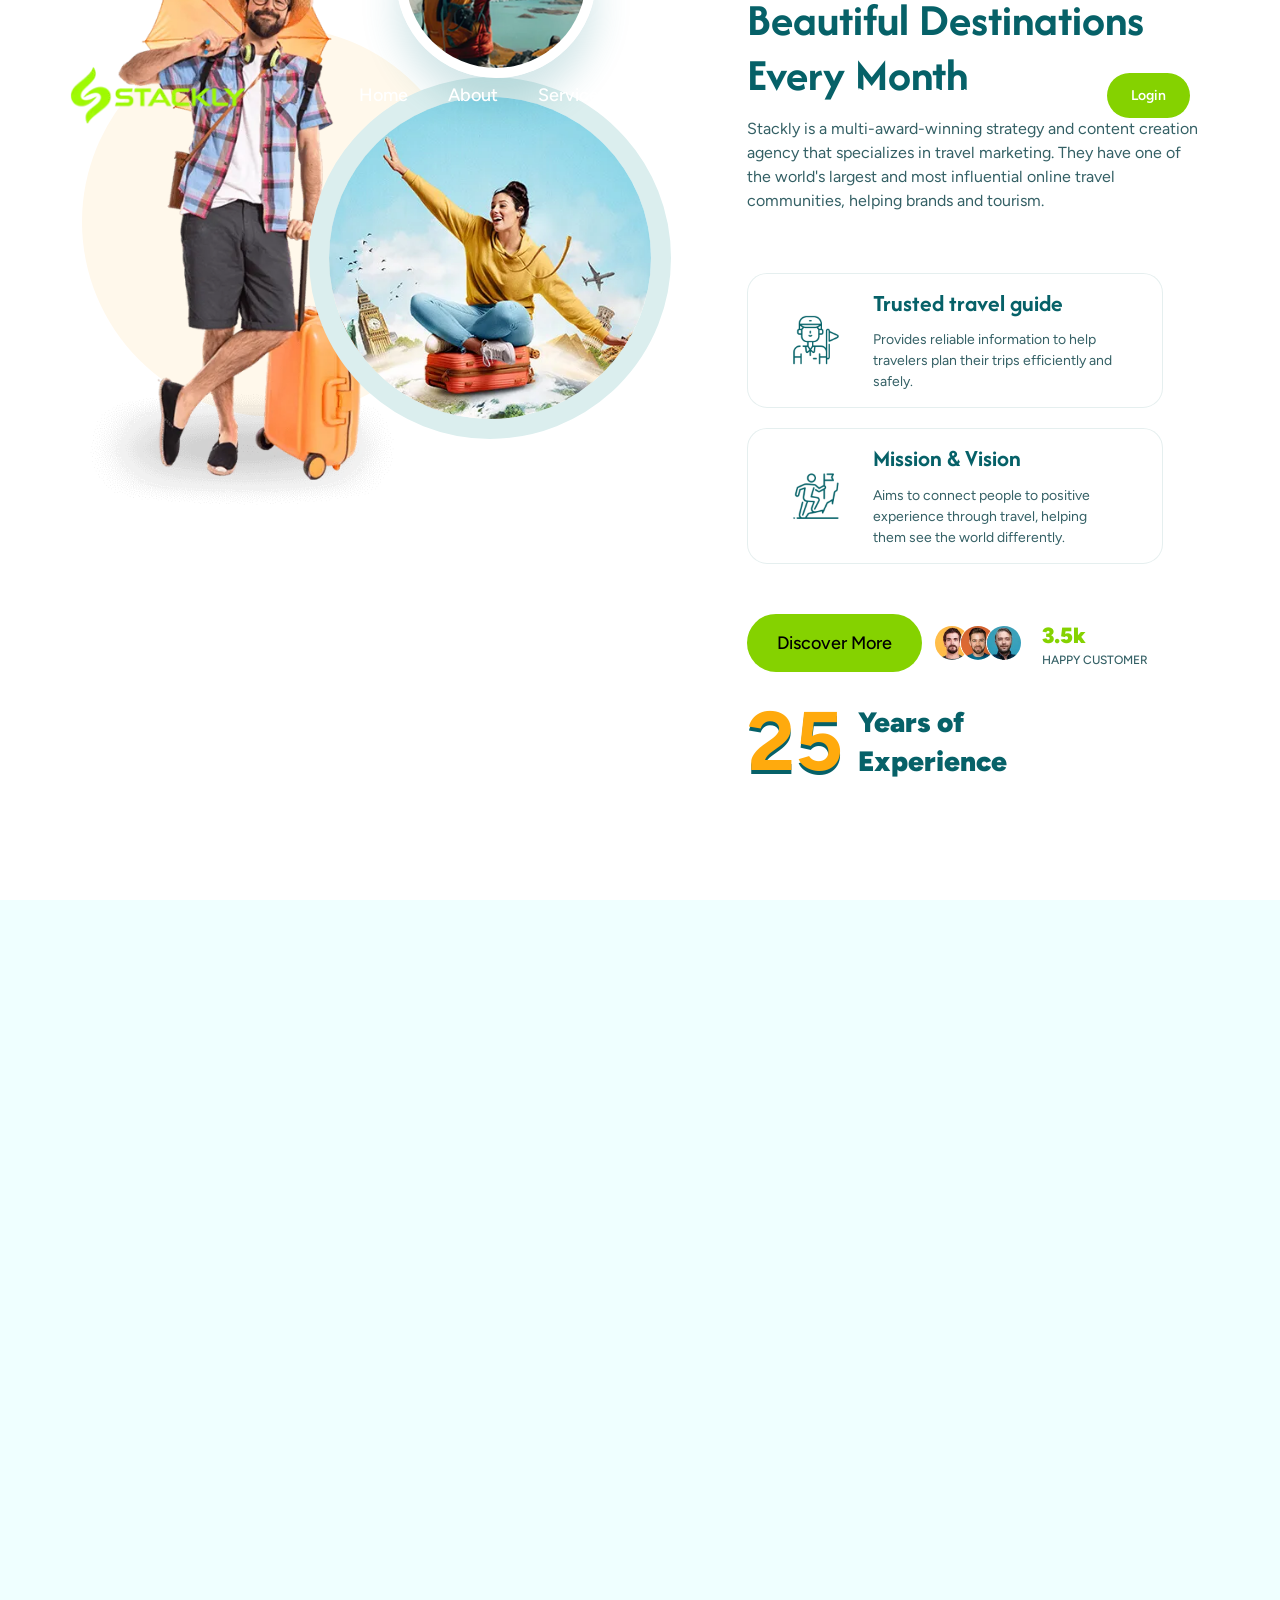
<file: about.html>
<!DOCTYPE html>
<html lang="en">
<head>
    <!-- Character Encoding -->
	<meta charset="UTF-8">

	<!-- Responsive Design -->
	<meta name="viewport" content="width=device-width, initial-scale=1.0">

	<!-- Title -->
	<title>Stackly - Travel & Tour</title>

    <!-- IE Compatibility -->
    <meta http-equiv="X-UA-Compatible" content="IE=edge">
    <meta name="format-detection" content="telephone=no">
	<link rel="stylesheet" type="text/css" href="assets/icons/line-awesome/css/line-awesome.min.css">
	<link rel="stylesheet" type="text/css" href="assets/icons/flaticon/flaticon.css">
	<link rel="stylesheet" type="text/css" href="assets/icons/fontawesome/css/all.min.css">
	<link rel="stylesheet" type="text/css" href="assets/icons/themify-icons/css/themify-icons.css">
	<link rel="stylesheet" type="text/css" href="assets/icons/feather/css/feather.css">
	<link rel="stylesheet" href="assets/vendor/swiper/swiper-bundle.min.css">
	<link rel="stylesheet" href="assets/vendor/flatpickr/css/flatpicker.css">
	<link rel="stylesheet" href="assets/vendor/lightgallery/dist/css/lightgallery-bundle.min.css">
	<link rel="stylesheet" href="assets/vendor/nouislider/nouislider.min.css">

	<!-- style -->
	<link rel="stylesheet" href="assets/css/style.css">
	<link rel="preconnect" href="https://fonts.googleapis.com">
	<link rel="preconnect" href="https://fonts.gstatic.com" crossorigin>
	<link href="https://fonts.googleapis.com/css2?family=Inter:wght@100..900&family=Afacad:ital,wght@0,400..700;1,400..700&family=Figtree:ital,wght@0,300..900;1,300..900&family=Kaushan+Script&display=swap" rel="stylesheet">

	<style>

@media (min-width: 992px) {

    .page-content > div:first-child {
        min-height: 0 !important;
        height: auto !important;
    }

    .page-content > div:first-child > div {
        min-height: 0 !important;
    }

}
	</style>
</head>
<body class="selection:bg-[#484848] selection:text-white">
<!-- LOADING AREA START ===== -->
<div class="loading-area">
    <div class="loading-box"></div>
    <div class="loading-pic">
        <figure class="loader">
            <div class="dot white"></div>
            <div class="dot"></div>
            <div class="dot"></div>
            <div class="dot"></div>
            <div class="dot"></div>
        </figure>
    </div>
</div>
<!-- LOADING AREA  END ====== -->

<!-- Curser Pointer -->
<div class="cursor"></div>
<div class="cursor2"></div>
<div class="page-wraper">
	<!-- HEADER START -->
<header class="site-header sticky-header absolute lg:left-8.75 lg:right-8.75 lg:top-8.75 left-0 right-0 top-0 duration-500 z-999 [.site-header.is-fixed]:fixed [.site-header.is-fixed]:animate-header-scroll-animation [.site-header.is-fixed]:bg-primary [.site-header.is-fixed]:rounded-b-3xl [.site-header.is-fixed]:top-0">

    <div class="main-bar-wraper">

        <!-- Keep the existing header structure -->
        <div class="w-full lg:min-h-30 min-h-20 lg:ps-8.75 px-4 lg:pe-13.75 duration-500 rounded-5xl flex items-center justify-between">

            <!-- Logo + Navigation -->
            <div class="flex relative w-full items-center">

                <!-- Logo -->
                <div class="flex items-center relative z-9 h-20 lg:w-44 w-30 shrink-0">
                    <a href="index.html" class="table-cell align-middle">
                        <img
                            src="assets/images/logo.webp"
                            alt="Stackly"
                            class="object-contain duration-500 max-w-40"
                        >
                    </a>
                </div>

                <!-- Mobile Menu Button -->
                <button
                    class="xmenu-toggler lg:hidden ml-auto size-11 bg-dark-600 relative cursor-pointer"
                    type="button"
                    aria-label="Open menu"
                    aria-expanded="false"
                    aria-controls="mobile-menu"
                >
                    <span class="block absolute left-2.5 h-0.5 rounded-px bg-white top-3.25 w-5.5"></span>
                    <span class="block absolute left-2.5 h-0.5 rounded-px bg-white top-5.5 w-6.25"></span>
                    <span class="block absolute left-2.5 h-0.5 rounded-px bg-white top-8 w-4"></span>
                </button>

                <!-- Navigation -->
                <div class="flex lg:justify-center lg:basis-auto lg:grow max-lg:flex-col justify-start font-base max-lg:fixed max-lg:h-screen max-lg:px-5 max-lg:top-0 max-lg:-left-75 max-lg:z-9999 max-lg:bg-white dark:max-lg:bg-dark max-lg:w-72 max-lg:overflow-auto max-lg:duration-700 header-nav custom-scroll">

                    <!-- Mobile Logo -->
                    <div class="flex items-center relative z-9 py-6.25 lg:hidden">
                        <a href="index.html" class="table-cell align-middle">
                            <img
                                src="assets/images/logo.webp"
                                alt="Stackly"
                                class="object-contain duration-500 max-w-36"
                            >
                        </a>
                    </div>

                    <!-- Main Navigation -->
                    <ul class="lg:flex flex-wrap navbar-nav items-center">

                        <!-- Home -->
                        <li class="lg:inline-block block max-lg:border-b max-lg:border-gray-200 relative">
                            <a
                                href="index.html"
                                class="lg:py-7.5 py-3 xl:px-5 lg:px-3 relative lg:inline-block block text-lg font-medium lg:text-white text-heading hover:text-secondary transition-all"
                            >
                                Home
                            </a>
                        </li>

                        <!-- About -->
                        <li class="lg:inline-block block max-lg:border-b max-lg:border-gray-200 relative">
                            <a
                                href="about.html"
                                class="lg:py-7.5 py-3 xl:px-5 lg:px-3 relative lg:inline-block block text-lg font-medium lg:text-white text-heading hover:text-secondary transition-all"
                            >
                                About
                            </a>
                        </li>

                        <!-- Services -->
                        <li class="lg:inline-block block max-lg:border-b max-lg:border-gray-200 relative">
                            <a
                                href="services.html"
                                class="lg:py-7.5 py-3 xl:px-5 lg:px-3 relative lg:inline-block block text-lg font-medium lg:text-white text-heading hover:text-secondary transition-all"
                            >
                                Services
                            </a>
                        </li>

                        <!-- Destination -->
                        <li class="lg:inline-block block max-lg:border-b max-lg:border-gray-200 relative">
                            <a
                                href="destination.html"
                                class="lg:py-7.5 py-3 xl:px-5 lg:px-3 relative lg:inline-block block text-lg font-medium lg:text-white text-heading hover:text-secondary transition-all"
                            >
                                Destination
                            </a>
                        </li>

                        <!-- Tour -->
                        <li class="lg:inline-block block max-lg:border-b max-lg:border-gray-200 relative">
                            <a
                                href="tours.html"
                                class="lg:py-7.5 py-3 xl:px-5 lg:px-3 relative lg:inline-block block text-lg font-medium lg:text-white text-heading hover:text-secondary transition-all"
                            >
                                Tour
                            </a>
                        </li>

                        <!-- Blog -->
                        <li class="lg:inline-block block max-lg:border-b max-lg:border-gray-200 relative">
                            <a
                                href="blogs.html"
                                class="lg:py-7.5 py-3 xl:px-5 lg:px-3 relative lg:inline-block block text-lg font-medium lg:text-white text-heading hover:text-secondary transition-all"
                            >
                                Blog
                            </a>
                        </li>

                        <!-- Contact -->
                        <li class="lg:inline-block block max-lg:border-b max-lg:border-gray-200 relative">
                            <a
                                href="contact.html"
                                class="lg:py-7.5 py-3 xl:px-5 lg:px-3 relative lg:inline-block block text-lg font-medium lg:text-white text-heading hover:text-secondary transition-all"
                            >
                                Contact
                            </a>
                        </li>

                        <!-- Mobile Login -->
                        <li class="lg:hidden block pt-5">
                            <a
                                href="login.html"
                                class="block text-center px-6 py-3 rounded-full bg-secondary text-white font-semibold"
                            >
                                Login
                            </a>
                        </li>

                    </ul>
                </div>

                <!-- Login Button -->
                <div class="hidden lg:flex items-center relative z-9 ml-auto shrink-0">
                    <a
                        href="login.html"
                        class="inline-flex items-center justify-center px-6 py-3 rounded-full bg-secondary text-white font-semibold hover:opacity-90 transition-all"
                    >
                        Login
                    </a>
                </div>

            </div>

        </div>
    </div>

</header>
<!-- HEADER END -->

	<div id="smooth-wrapper">
		<div id="smooth-content">
			<!-- CONTENT START -->
			<div class="page-content">
    
    <!-- ABOUT BANNER START -->
    <div
        class="relative w-full overflow-hidden"
        style="
            background-color: #034A50 !important;
            background-image: none !important;
        "
    >

        <!-- Dark teal overlay -->
        <div
            class="absolute inset-0"
            style="background: rgba(6, 97, 104, 0.25) !important;"
        ></div>

        <!-- Banner Content -->
        <div class="flex w-full lg:h-110 md:h-95 h-80 pb-10 items-baseline mx-auto relative z-5">

            <div class="relative md:mt-60 mt-45 flex items-center justify-center w-full flex-col">

                <!-- TITLE -->
                <div>
                    <h2
                        class="lg:text-60 md:text-52 text-28 relative"
                        style="color: #ffffff !important;"
                    >
                        About Us
                    </h2>
                </div>

                <!-- BREADCRUMB -->
                <div>
                    <ul class="inline-block">

                        <li
                            class="text-base pr-7.5 relative inline-block font-semibold
                            after:content-['-']
                            after:absolute
                            after:right-2
                            after:-top-1.5
                            after:text-26
                            after:font-normal"
                            style="
                                color: #ffffff !important;
                            "
                        >

                            <a
                                href="index.html"
                                style="color: #ffffff !important;"
                            >
                                Home
                            </a>

                        </li>

                        <li
                            class="relative inline-block text-base font-semibold"
                            style="color: #85D200 !important;"
                        >
                            About Us
                        </li>

                    </ul>
                </div>

            </div>

        </div>

        <!-- CLOUD -->
        <div class="h-50 w-full absolute top-50 left-0 z-1">
            <div class="inline-block whitespace-nowrap animate-moveCloud">
                <img
                    src="assets/images/inr-banner-cloud.webp"
                    alt="Image"
                    class="h-47.5"
                >
            </div>
        </div>

        <!-- AIRPLANE -->
        <div class="absolute w-1/2 right-0 top-0 bottom-0 z-1">
            <div class="mt-60 animate-slide-right">
                <img
                    src="assets/images/airplane.webp"
                    alt="Image"
                    class="animate-slide-top-fast"
                    width="378"
                    height="146"
                >
            </div>
        </div>

        <!-- LEFT BALLOON -->
        <div class="absolute right-11.25 bottom-16.25 animate-slide-top2 z-2">
            <img
                src="assets/images/hotballon-Left.webp"
                alt="Image"
                class="md:w-21 w-10"
                width="84"
                height="121"
            >
        </div>

        <!-- RIGHT BALLOON -->
        <div class="absolute md:-right-15 -right-10 top-41.25 animate-slide-top z-2">
            <img
                src="assets/images/hotballon-right.webp"
                alt="Image"
                class="md:w-37.5 w-20"
                width="230"
                height="333"
            >
        </div>

    </div>
    <!-- ABOUT BANNER END -->
	 	
				<!--WE RECOMMEND SECTION START-->
				<div class="xl:pt-30 pt-12.5 bg-white dark:bg-dark">
						<div class="container">
							<div class="section-content">
								<div class="trv-we-recommend2-row">
									<div class="row">
										<div class="lg:w-7/12 w-full">
											<div class="relative mr-6">
												<div class="2xl:max-w-94 max-w-80 relative z-1 before:absolute sm:before:size-97.5 before:size-80.5 before:left-0 before:top-22.5 before:bg-eggshell before:rounded-full before:-z-1 max-md:-left-12 max-sm:-left-0">
													<img src="assets/images/abt-pic1.webp" alt="image" width="376" height="672" loading="lazy">
												</div>
												<div class="mt-6 2xl:size-97.5 xl:size-90.5 md:size-75.5 size-70.5 border-[20px] border-paleaqua rounded-full absolute xl:right-7 md:-right-6 -right-24 xl:bottom-17.5 bottom-15.5 z-1 max-sm:hidden">
													<img src="assets/images/we-rec3-pic.webp" alt="image" class="w-full rounded-full" width="350" height="350" loading="lazy">
												</div>
												<div class="mt-6 size-50 border-[10px] border-white rounded-full shadow-[0px_27px_35.9px_rgba(41,137,145,0.2)] absolute 2xl:left-90.5 xl:left-78.5 md:left-74.5 left-64.5 2xl:top-0.25 xl:-top-20.75 md:-top-3.75 -top-1.25 z-1 max-sm:hidden">
													<img src="assets/images/we-rec3-pic2.webp" alt="image" class="w-full rounded-full" width="180" height="180" loading="lazy">
												</div>
													
											</div>
										</div>

										<div class="lg:w-5/12 w-full">
											<div class="xl:mb-30 mb-7.5 relative">
												<!-- TITLE START-->
												<div class="sm:mb-15 mb-7.5">
													<h2 class="xl:text-46 md:text-40 text-3xl mb-3.5">We <span class="text-citrusyellow">Recommend </span>Beautiful Destinations Every Month</h2>
													<div class="lg:mb-12.5 mb-7.5 2xl:pr-8.75 text-base">Stackly is a multi-award-winning strategy and content creation
														agency that specializes in travel marketing. They have one of the
														world's largest and most influential online travel communities,
														helping brands and tourism.
													</div>
												</div>
												<!-- TITLE END-->

												<div class="mb-12.5">
													
													<div class="flex items-center xl:max-w-104 max-w-full py-3.75 px-10 bg-white border border-primary/10 rounded-2xl mb-5">
														<div class="bg-no-repeat size-13.75 min-w-13.75 bg-size-[100%] mr-7.5 flex items-center justify-center">
															<span><img src="assets/images/trv-icon/travel-guide.webp" alt="#" class="image-filter-2 max-w-12" style="filter: brightness(0) saturate(100%) invert(12%) sepia(96%) saturate(4615%) hue-rotate(176deg) brightness(92%) contrast(95%)" width="48" height="49" loading="lazy"></span>
														</div>
														<div>
															<h2 class="text-2xl text-primary! font-medium mb-3">Trusted travel guide</h2>
															<p class="">Provides reliable information to help travelers plan their trips efficiently and safely.</p>   
														</div>
													</div>
													<div class="flex items-center xl:max-w-104 max-w-full py-3.75 px-10 bg-white border border-primary/10 rounded-2xl mb-5">
														<div class="bg-no-repeat size-13.75 min-w-13.75 bg-size-[100%] mr-7.5 flex items-center justify-center">
															<span><img src="assets/images/trv-icon/mission-icon.webp" alt="#" class="image-filter-2 max-w-12" style="filter: brightness(0) saturate(100%) invert(12%) sepia(96%) saturate(4615%) hue-rotate(176deg) brightness(92%) contrast(95%)"
															width="48" height="49" loading="lazy"></span>
														</div>
														<div>
															<h2 class="text-2xl text-primary! font-medium mb-3">Mission & Vision</h2>
															<p class="">Aims to connect people to positive experience through travel, helping them see the world differently.</p>   
														</div>
													</div>
													
												</div>

												<div class="sm:flex items-center">
													<div class="mr-3">
														<a href="404.html" class="site-button butn-bg-shape">Discover More</a>
													</div>
													<div class="flex max-sm:pt-2.5">
														<div class="flex items-center mr-5">
															<span class="size-9 inline-flex rounded-5xl overflow-hidden border border-white -ml-2.5 first:ml-0">
																<img src="assets/images/hpy-cus/pic1.webp" alt="img" width="34" height="34" loading="lazy">
															</span>
															<span class="size-9 inline-flex rounded-5xl overflow-hidden border border-white -ml-2.5 first:ml-0">
																<img src="assets/images/hpy-cus/pic2.webp" alt="img" width="34" height="34" loading="lazy">
															</span>
															<span class="size-9 inline-flex rounded-5xl overflow-hidden border border-white -ml-2.5 first:ml-0">
																<img src="assets/images/hpy-cus/pic3.webp" alt="img" width="34" height="34" loading="lazy">
															</span>
														</div>
														<div class="">
															<span class="block font-black text-22 text-secondary">3.5k</span>
															<p class="uppercase font-medium text-xs">Happy Customer</p>
														</div>
													</div>
												</div>
												<div class="2xl:absolute right-0 bottom-0 2xl:w-22.5 max-2xl:pt-5">
													<div class="inline-flex items-center sm:w-85 2xl:absolute left-0 text-left 2xl:-rotate-90 2xl:origin-[0_0] 2xl:pl-26.5">
														<h2 class="font-black sm:text-83 text-5xl leading-none !text-citrusyellow text-shadow-[0px_4px_0px_var(--color-primary)] mr-3.75 !font-base">25</h2>
														<span class="sm:text-28 text-xl font-black leading-1.2 text-heading">Years of Experience</span>
													</div>
												</div>
											</div>
										</div>
									</div>
								</div>
							</div> 
						</div>
					</div>
				<!--WE RECOMMEND SECTION END-->
				
				<!--POPULAR DESTINATION SECTION START-->
				<div class="relative overflow-hidden md:pb-22.5 pb-10 md:pt-30 pt-17.5 bg-contain bg-[bottom_center] bg-repeat-x bg-[url(../images/background/Cloud-bg.webp)]">
					<div class="container">
						<!-- TITLE START-->
						<div class="text-center max-w-150 mx-auto md:mb-15 mb-7.5">
							<h2 class="xl:text-46 md:text-40 text-3xl mb-2.5"><span class="text-citrusyellow">Popular </span>Destination</h2>
							<p class="text-base">Destinations worth exploring! Here are a few popular spots</p>
							<div class="-mt-7">
								<img src="assets/images/background/Title-Separator.webp" alt="Image" class="w-117.5 inline-block dark:invert" width="470" height="70">
							</div>
						</div>
						<!-- TITLE END-->
						<div >
							<div class="swiper reviewtwo-slider !relative !z-1 !-mt-7.5 xl:!pb-29 !pb-22.5">
								<div class="swiper-wrapper pt-7.5">
									<div class="swiper-slide">
										<div class="relative z-1 group">
											<div class="rounded-3xl overflow-hidden">
												<a href="404.html"><img src="assets/images/destinations/style1/pic1.webp" width="309" height="500" alt="Image" class="w-full h-125 object-cover object-center"></a>
											</div>
											<div>
												<h3 class="text-28"><a href="404.html" class="block text-primary bg-white text-center p-5 rounded-3xl absolute left-0 right-0 -bottom-px duration-500 group-hover:text-white group-hover:bg-primary">Paris</a></h3>
											</div>
											<div class="absolute -z-1 top-0 left-1/2 -translate-x-1/2 duration-500 group-hover:-top-7.5">
												<img src="assets/images/destinations/hotballon-right.webp" alt="image" width="155" height="233" class="w-full max-w-75 mx-auto block duration-500">
											</div>
										</div>
									</div>

									<div class="swiper-slide">
										<div class="relative z-1 group">
											<div class="rounded-3xl overflow-hidden">
												<a href="404.html"><img src="assets/images/destinations/style1/pic2.webp" width="309" height="500" alt="Image" class="w-full h-125 object-cover object-center"></a>
											</div>
											<div>
												<h3 class="text-28"><a href="404.html"  class="block text-primary bg-white text-center p-5 rounded-3xl absolute left-0 right-0 -bottom-px duration-500 group-hover:text-white group-hover:bg-primary">Maldives</a></h3>
											</div>
											<div class="absolute -z-1 top-0 left-1/2 -translate-x-1/2 duration-500 group-hover:-top-7.5">
												<img src="assets/images/destinations/hotballon-right.webp" alt="image" width="155" height="233" class="w-full max-w-75 mx-auto block duration-500">
											</div>
										</div>
									</div>

									<div class="swiper-slide">
										<div class="relative z-1 group">
											<div class="rounded-3xl overflow-hidden">
												<a href="404.html"><img src="assets/images/destinations/style1/pic3.webp" width="309" height="500" alt="Image" class="w-full h-125 object-cover object-center"></a>
											</div>
											<div>
												<h3 class="text-28"><a href="404.html" class="block text-primary bg-white text-center p-5 rounded-3xl absolute left-0 right-0 -bottom-px duration-500 group-hover:text-white group-hover:bg-primary">Hong Kong</a></h3>
											</div>
											<div class="absolute -z-1 top-0 left-1/2 -translate-x-1/2 duration-500 group-hover:-top-7.5">
												<img src="assets/images/destinations/hotballon-right.webp" alt="image" width="155" height="233" class="w-full max-w-75 mx-auto block duration-500">
											</div>
										</div>
									</div>

									<div class="swiper-slide">
										<div class="relative z-1 group">
											<div class="rounded-3xl overflow-hidden">
												<a href="404.html"><img src="assets/images/destinations/style1/pic4.webp" width="309" height="500" alt="Image" class="w-full h-125 object-cover object-center"></a>
											</div>
											<div>
												<h3 class="text-28"><a href="404.html" class="block text-primary bg-white text-center p-5 rounded-3xl absolute left-0 right-0 -bottom-px duration-500 group-hover:text-white group-hover:bg-primary">Thailand</a></h3>
											</div>
											<div class="absolute -z-1 top-0 left-1/2 -translate-x-1/2 duration-500 group-hover:-top-7.5">
												<img src="assets/images/destinations/hotballon-right.webp" alt="image" width="155" height="233" class="w-full max-w-75 mx-auto block duration-500">
											</div>
										</div>
									</div>

									<div class="swiper-slide">
										<div class="relative z-1 group">
											<div class="rounded-3xl overflow-hidden">
												<a href="404.html"><img src="assets/images/destinations/style1/pic5.webp" width="309" height="500" alt="Image" class="w-full h-125 object-cover object-center"></a>
											</div>
											<div>
												<h3 class="text-28"><a href="404.html" class="block text-primary bg-white text-center p-5 rounded-3xl absolute left-0 right-0 -bottom-px duration-500 group-hover:text-white group-hover:bg-primary">Bangkok</a></h3>
											</div>
											<div class="absolute -z-1 top-0 left-1/2 -translate-x-1/2 duration-500 group-hover:-top-7.5">
												<img src="assets/images/destinations/hotballon-right.webp" alt="image" width="155" height="233" class="w-full max-w-75 mx-auto block duration-500">
											</div>
										</div>
									</div>

									<div class="swiper-slide">
										<div class="relative z-1 group">
											<div class="rounded-3xl overflow-hidden">
												<a href="404.html"><img src="assets/images/destinations/style1/pic6.webp" width="309" height="500" alt="Image" class="w-full h-125 object-cover object-center"></a>
											</div>
											<div>
												<h3 class="text-28"><a href="404.html" class="block text-primary bg-white text-center p-5 rounded-3xl absolute left-0 right-0 -bottom-px duration-500 group-hover:text-white group-hover:bg-primary">Tokyo</a></h3>
											</div>
											<div class="absolute -z-1 top-0 left-1/2 -translate-x-1/2 duration-500 group-hover:-top-7.5">
												<img src="assets/images/destinations/hotballon-right.webp" alt="image" width="155" height="233" class="w-full max-w-75 mx-auto block duration-500">
											</div>
										</div>
									</div>

									<div class="swiper-slide">
										<div class="relative z-1 group">
											<div class="rounded-3xl overflow-hidden">
												<a href="404.html"><img src="assets/images/destinations/style1/pic7.webp" width="309" height="500" alt="Image" class="w-full h-125 object-cover object-center"></a>
											</div>
											<div>
												<h3 class="text-28"><a href="404.html" class="block text-primary bg-white text-center p-5 rounded-3xl absolute left-0 right-0 -bottom-px duration-500 group-hover:text-white group-hover:bg-primary">Spain</a></h3>
											</div>
											<div class="absolute -z-1 top-0 left-1/2 -translate-x-1/2 duration-500 group-hover:-top-7.5">
												<img src="assets/images/destinations/hotballon-right.webp" alt="image" width="155" height="233" class="w-full max-w-75 mx-auto block duration-500">
											</div>
										</div>
									</div>

									<div class="swiper-slide">
										<div class="relative z-1 group">
											<div class="rounded-3xl overflow-hidden">
												<a href="404.html"><img src="assets/images/destinations/style1/pic8.webp" width="309" height="500" alt="Image" class="w-full h-125 object-cover object-center"></a>
											</div>
											<div>
												<h3 class="text-28"><a href="404.html" class="block text-primary bg-white text-center p-5 rounded-3xl absolute left-0 right-0 -bottom-px duration-500 group-hover:text-white group-hover:bg-primary">California</a></h3>
											</div>
											<div class="absolute -z-1 top-0 left-1/2 -translate-x-1/2 duration-500 group-hover:-top-7.5">
												<img src="assets/images/destinations/hotballon-right.webp" alt="image" width="155" height="233" class="w-full max-w-75 mx-auto block duration-500">
											</div>
										</div>
									</div>
								</div>
								<div class="swiper-button-next"></div>
								<div class="swiper-button-prev"></div>
							</div>
						</div> 
					</div>
					<div class="absolute -left-28.75 top-2/5 w-57.5 opacity-50 animate-slide-top2"><img src="assets/images/hotballon-Left.webp" alt="image" width="233" height="333"></div>
					<div class="absolute -right-13.75 top-2/5 w-27.5 animate-slide-top"><img src="assets/images/hotballon-right.webp" alt="image"  width="110" height="166"></div>
				</div>
				<!--POPULAR DESTINATION SECTION END-->
				
				<!-- tv service style 1 start -->
				<div class="bg-primary lg:py-30 py-12.5 px-5">
					<div class="container">
						<!-- TITLE START-->
						<div class="text-center max-w-150 mx-auto md:mb-15 mb-7.5">
							<h2 class="xl:text-46 md:text-40 text-3xl mb-2.5 !text-white"><span class="text-citrusyellow">Our Amazing </span>Services</h2>
							<p class="text-base text-paleaqua">Destinations worth exploring! Here are a few popular spots</p>
							<div class="-mt-7">
								<img src="assets/images/background/TitleSeparator2.webp" alt="Image" class="w-117.5 inline-block" width="470" height="70" loading="lazy">
							</div>
						</div>
						<!-- TITLE END-->
					</div>
					<div class="bg-light max-w-440 mx-auto sm:p-15 p-7 rounded-6xl mb-15">
						<div class="grid grid-cols-12 justify-center gap-7.5">
							<div class="xl:col-span-3 lg:col-span-4 sm:col-span-6 col-span-12">
								<div class="bg-white rounded-3xl p-3.75 text-center shadow-[0px_30px_26px_rgba(41,137,145,0.2)] border border-paleaqua/18 hover:shadow-none hover:bg-primary group duration-500 max-sm:w-[80%] max-sm:mx-auto">
									<div class="mb-5">
										<img src="assets/images/trv-services/1.webp" alt="image" class="rounded-xl w-full" width="356" height="356" loading="lazy">
									</div>
									<div>
										<h2 class="md:text-28 text-22 text-primary!"><a href="404.html" class="group-hover:text-citrusyellow duration-500">Tour Guide</a></h2>
									</div>
								</div>
							</div>
							<div class="xl:col-span-3 lg:col-span-4 sm:col-span-6 col-span-12">
								<div class="bg-white rounded-3xl p-3.75 text-center shadow-[0px_30px_26px_rgba(41,137,145,0.2)] border border-paleaqua/18 hover:shadow-none hover:bg-primary group duration-500 max-sm:w-[80%] max-sm:mx-auto">
									<div class="mb-5">
										<img src="assets/images/trv-services/2.webp" alt="image" class="rounded-xl w-full" width="356" height="356" loading="lazy">
									</div>
									<div>
										<h2 class="md:text-28 text-22 text-primary!"><a href="404.html" class="group-hover:text-citrusyellow duration-500">Entertainment</a></h2>
									</div>
								</div>
							</div>
							<div class="xl:col-span-3 lg:col-span-4 sm:col-span-6 col-span-12">
								<div class="bg-white rounded-3xl p-3.75 text-center shadow-[0px_30px_26px_rgba(41,137,145,0.2)] border border-paleaqua/18 hover:shadow-none hover:bg-primary group duration-500 max-sm:w-[80%] max-sm:mx-auto">
									<div class="mb-5">
										<img src="assets/images/trv-services/3.webp" alt="image" class="rounded-xl w-full" width="356" height="356" loading="lazy">
									</div>
									<div>
										<h2 class="md:text-28 text-22 text-primary!"><a href="404.html" class="group-hover:text-citrusyellow duration-500">Safe Flight</a></h2>
									</div>
								</div>
							</div>
							<div class="xl:col-span-3 lg:col-span-4 sm:col-span-6 col-span-12">
								<div class="bg-white rounded-3xl p-3.75 text-center shadow-[0px_30px_26px_rgba(41,137,145,0.2)] border border-paleaqua/18 hover:shadow-none hover:bg-primary group duration-500 max-sm:w-[80%] max-sm:mx-auto">
									<div class="mb-5">
										<img src="assets/images/trv-services/4.webp" alt="image" class="rounded-xl w-full" width="356" height="356" loading="lazy">
									</div>
									<div>
										<h2 class="md:text-28 text-22 text-primary!"><a href="404.html" class="group-hover:text-citrusyellow duration-500">Texi & Metro</a></h2>
									</div>
								</div>
							</div>
							<div class="xl:col-span-3 lg:col-span-4 sm:col-span-6 col-span-12">
								<div class="bg-white rounded-3xl p-3.75 text-center shadow-[0px_30px_26px_rgba(41,137,145,0.2)] border border-paleaqua/18 hover:shadow-none hover:bg-primary group duration-500 max-sm:w-[80%] max-sm:mx-auto">
									<div class="mb-5">
										<img src="assets/images/trv-services/5.webp" alt="image" class="rounded-xl w-full" width="356" height="356" loading="lazy">
									</div>
									<div>
										<h2 class="md:text-28 text-22 text-primary!"><a href="404.html" class="group-hover:text-citrusyellow duration-500">Delicious Food</a></h2>
									</div>
								</div>
							</div>
							<div class="xl:col-span-3 lg:col-span-4 sm:col-span-6 col-span-12">
								<div class="bg-white rounded-3xl p-3.75 text-center shadow-[0px_30px_26px_rgba(41,137,145,0.2)] border border-paleaqua/18 hover:shadow-none hover:bg-primary group duration-500 max-sm:w-[80%] max-sm:mx-auto">
									<div class="mb-5">
										<img src="assets/images/trv-services/6.webp" alt="image" class="rounded-xl w-full" width="356" height="356" loading="lazy">
									</div>
									<div>
										<h2 class="md:text-28 text-22 text-primary!"><a href="404.html" class="group-hover:text-citrusyellow duration-500">Spa & Massages</a></h2>
									</div>
								</div>
							</div>
							<div class="xl:col-span-3 lg:col-span-4 sm:col-span-6 col-span-12">
								<div class="bg-white rounded-3xl p-3.75 text-center shadow-[0px_30px_26px_rgba(41,137,145,0.2)] border border-paleaqua/18 hover:shadow-none hover:bg-primary group duration-500 max-sm:w-[80%] max-sm:mx-auto">
									<div class="mb-5">
										<img src="assets/images/trv-services/7.webp" alt="image" class="rounded-xl w-full" width="356" height="356" loading="lazy">
									</div>
									<div>
										<h2 class="md:text-28 text-22 text-primary!"><a href="404.html" class="group-hover:text-citrusyellow duration-500">Interesting Rest</a></h2>
									</div>
								</div>
							</div>
							<div class="xl:col-span-3 lg:col-span-4 sm:col-span-6 col-span-12">
								<div class="bg-white rounded-3xl p-3.75 text-center shadow-[0px_30px_26px_rgba(41,137,145,0.2)] border border-paleaqua/18 hover:shadow-none hover:bg-primary group duration-500 max-sm:w-[80%] max-sm:mx-auto">
									<div class="mb-5">
										<img src="assets/images/trv-services/8.webp" alt="image" class="rounded-xl w-full" width="356" height="356" loading="lazy">
									</div>
									<div>
										<h2 class="md:text-28 text-22 text-primary!"><a href="404.html" class="group-hover:text-citrusyellow duration-500">Pickup & Drop</a></h2>
									</div>
								</div>
							</div>
						</div>
					</div>
					<div class="container">
						<div class="relative text-right z-1">
							<span class="text-white font-title font-normal md:text-28 text-xl">Wornderful Services  For You</span>
							<h2 class="lg:!text-80 md:!text-46 sm:!text-3xl !text-2xl uppercase !font-black !text-citrusyellow !font-base">Services We Offer</h2>
						</div>
					</div>
				</div>
				<!-- tv service style 1 end-->
				
				<!--TESTIMONIAL SECTION START-->
				<div class="sm:py-22.5 py-10 relative overflow-hidden bg-white dark:bg-dark">
					<div class="container">
						<!-- TITLE START-->
						<div class="text-center max-w-150 mx-auto xl:mb-15 mb-0">
							<h2 class="xl:text-46 md:text-40 text-3xl mb-2.5">Our Client<span class="text-citrusyellow"> Says!</span></h2>
							<p class="text-base">Destinations worth exploring! Here are a few popular spots</p>
							<div class="-mt-7">
								<img src="assets/images/background/Title-Separator.webp" alt="Image" class="w-117.5 inline-block dark:invert" width="470" height="70" loading="lazy">
							</div>
						</div>
						<!-- TITLE END-->
						<div>
							<div class="text-center relative font-bold 2xl:text-40xl/48 xl:text-30xl/48 lg:text-80 max-lg:mb-7.5 sm:text-6xl text-40 tracking-[0.12em] uppercase bg-primary-gradient bg-clip-text 
							[-webkit-text-fill-color:transparent] 
							bg-[linear-gradient(to_bottom,#066168_15%,rgba(255,170,13,0.3019607843)_60%,#fff_85%)]">
								Testimonial
								<img src="assets/images/airplane-takeoff1.webp" alt="Image" class="absolute xl:-top-5 sm:-top-6 top-0 left-1/2 -translate-x-1/2 max-xl:w-[40%] max-md:w-[60%]" width="493" height="116" loading="lazy">
							</div>

							<div class="relative">
								<!--Image Slider-->
								<div class="swiper testimonial-content-sld">
									<div class="swiper-wrapper">
										<!--1-->
										<div class="swiper-slide">
											<div class="md:flex items-center bg-white dark:bg-dark">
												<div class="mb-0 relative lg:max-w-93.75 max-w-62.5 z-1 lg:mr-23.75 md:mr-7.5 max-md:mx-auto max-md:mb-7.5 before:absolute before:size-95 before:rounded-full before:bg-citrusyellow before:opacity-10 before:-right-23.5 before:top-1/2 before:-translate-y-1/2 before:-z-1 after:absolute after:size-82.5 after:rounded-full after:bg-primary after:-right-10.5 after:top-1/2 after:-translate-y-1/2 after:-z-1 max-lg:after:hidden max-lg:before:hidden">
													<img src="assets/images/trv-testimonial2/pic1.webp" alt="Image" class="rounded-3xl" width="375" height="489" loading="lazy">
												</div>
												<div class="lg:max-w-122.5 max-w-85 ml-auto max-lg:mr-auto max-md:mx-auto">
													<div class="flex items-center justify-between mb-6.25 max-sm:flex-col max-sm:text-center sm:items-start">
														<div>
															<h2 class="!font-display lg:!text-36 !text-28 !font-normal text-primary mb-0">Amelia Warner</h2>
															<span class="font-title text-xl font-medium text-citrusyellow inline-block">Tourist</span>
														</div>
														<div>
															<img src="assets/images/trv-icon/Quote.webp" alt="img" class="lg:max-w-17.5 max-w-11 max-h-14.5 w-full" style="filter: brightness(0) saturate(100%) invert(25%) sepia(21%) saturate(4469%) hue-rotate(154deg) brightness(93%) contrast(95%)" width="70" height="58" loading="lazy">
														</div>
													</div>
													<p class="font-title lg:text-2xl text-lg text-primary mb-5 max-lg:pr-7.5 max-md:pr-0 dark:text-paleaqua">
														Stackly made planning my vacation so easy. I discovered amazing destinations and enjoyed every moment of my journey.
													</p>
													<div class="md:float-right text-citrusyellow text-base mr-0.75">
														<i class="fa-solid fa-star"></i>
														<i class="fa-solid fa-star"></i>
														<i class="fa-solid fa-star"></i>
														<i class="fa-solid fa-star"></i>
														<i class="fa-solid fa-star"></i>
													</div>
												</div>
											</div>
										</div>
										<!--2-->
										<div class="swiper-slide">
											<div class="md:flex items-center bg-white dark:bg-dark">
												<div class="mb-0 relative lg:max-w-93.75 max-w-62.5 z-1 lg:mr-23.75 md:mr-7.5 max-md:mx-auto max-md:mb-7.5 before:absolute before:size-95 before:rounded-full before:bg-citrusyellow before:opacity-10 before:-right-23.5 before:top-1/2 before:-translate-y-1/2 before:-z-1 after:absolute after:size-82.5 after:rounded-full after:bg-primary after:-right-10.5 after:top-1/2 after:-translate-y-1/2 after:-z-1 max-lg:after:hidden max-lg:before:hidden">
													<img src="assets/images/trv-testimonial2/pic2.webp" alt="Image" class="rounded-3xl" width="375" height="489" loading="lazy">
												</div>
												<div class="lg:max-w-122.5 max-w-85 ml-auto max-lg:mr-auto max-md:mx-auto">
													<div class="flex items-center justify-between mb-6.25 max-sm:flex-col max-sm:text-center sm:items-start">
														<div>
															<h2 class="!font-display lg:!text-36 !text-28 !font-normal text-primary mb-0">Kavin Martin</h2>
															<span class="font-title text-xl font-medium text-citrusyellow inline-block">Travler</span>
														</div>
														<div>
															<img src="assets/images/trv-icon/Quote.webp" alt="image" class="lg:max-w-17.5 max-w-11 max-h-14.5 w-fulll" style="filter: brightness(0) saturate(100%) invert(25%) sepia(21%) saturate(4469%) hue-rotate(154deg) brightness(93%) contrast(95%)" width="70" height="58" loading="lazy">
														</div>
													</div>
													<p class="font-title lg:text-2xl text-lg text-primary mb-5 max-lg:pr-7.5 max-md:pr-0 dark:text-paleaqua">
														From choosing the destination to planning activities, Stackly made my entire travel experience smooth and enjoyable.
													</p>
													<div class="md:float-right text-citrusyellow text-base mr-0.75">
														<i class="fa-solid fa-star"></i>
														<i class="fa-solid fa-star"></i>
														<i class="fa-solid fa-star"></i>
														<i class="fa-solid fa-star"></i>
														<i class="fa-solid fa-star"></i>
													</div>
												</div>
											</div>
										</div>
										<!--3-->
										<div class="swiper-slide">
											<div class="md:flex items-center bg-white dark:bg-dark">
												<div class="mb-0 relative lg:max-w-93.75 max-w-62.5 z-1 lg:mr-23.75 md:mr-7.5 max-md:mx-auto max-md:mb-7.5 before:absolute before:size-95 before:rounded-full before:bg-citrusyellow before:opacity-10 before:-right-23.5 before:top-1/2 before:-translate-y-1/2 before:-z-1 after:absolute after:size-82.5 after:rounded-full after:bg-primary after:-right-10.5 after:top-1/2 after:-translate-y-1/2 after:-z-1 max-lg:after:hidden max-lg:before:hidden">
													<img src="assets/images/trv-testimonial2/pic3.webp" alt="Image" class="rounded-3xl" width="375" height="489" loading="lazy">
												</div>
												<div class="lg:max-w-122.5 max-w-85 ml-auto max-lg:mr-auto max-md:mx-auto">
													<div class="flex items-center justify-between mb-6.25 max-sm:flex-col max-sm:text-center sm:items-start">
														<div>
															<h2 class="!font-display lg:!text-36 !text-28 !font-normal text-primary mb-0">Antonio</h2>
															<span class="font-title text-xl font-medium text-citrusyellow inline-block">Tourist</span>
														</div>
														<div>
															<img src="assets/images/trv-icon/Quote.webp" alt="image" class="lg:max-w-17.5 max-w-11 max-h-14.5 w-fulll" style="filter: brightness(0) saturate(100%) invert(25%) sepia(21%) saturate(4469%) hue-rotate(154deg) brightness(93%) contrast(95%)" width="70" height="58" loading="lazy">
														</div>
													</div>
													<p class="font-title lg:text-2xl text-lg text-primary mb-5 max-lg:pr-7.5 max-md:pr-0 dark:text-paleaqua">
														I found wonderful places to explore and create unforgettable memories. Stackly made my trip simple and stress-free.
													</p>
													<div class="md:float-right text-citrusyellow text-base mr-0.75">
														<i class="fa-solid fa-star"></i>
														<i class="fa-solid fa-star"></i>
														<i class="fa-solid fa-star"></i>
														<i class="fa-solid fa-star"></i>
														<i class="fa-solid fa-star"></i>
													</div>
												</div>
											</div>
										</div>
									   <!--1-->
										<div class="swiper-slide">
											<div class="md:flex items-center bg-white dark:bg-dark">
												<div class="mb-0 relative lg:max-w-93.75 max-w-62.5 z-1 lg:mr-23.75 md:mr-7.5 max-md:mx-auto max-md:mb-7.5 before:absolute before:size-95 before:rounded-full before:bg-citrusyellow before:opacity-10 before:-right-23.5 before:top-1/2 before:-translate-y-1/2 before:-z-1 after:absolute after:size-82.5 after:rounded-full after:bg-primary after:-right-10.5 after:top-1/2 after:-translate-y-1/2 after:-z-1 max-lg:after:hidden max-lg:before:hidden">
													<img src="assets/images/trv-testimonial2/pic1.webp" alt="Image" class="rounded-3xl" width="375" height="489" loading="lazy">
												</div>
												<div class="lg:max-w-122.5 max-w-85 ml-auto max-lg:mr-auto max-md:mx-auto">
													<div class="flex items-center justify-between mb-6.25 max-sm:flex-col max-sm:text-center sm:items-start">
														<div>
															<h2 class="!font-display lg:!text-36 !text-28 !font-normal text-primary mb-0">Amelia Warner</h2>
															<span class="font-title text-xl font-medium text-citrusyellow inline-block">Tourist</span>
														</div>
														<div>
															<img src="assets/images/trv-icon/Quote.webp" alt="image" class="lg:max-w-17.5 max-w-11 max-h-14.5 w-fulll" style="filter: brightness(0) saturate(100%) invert(25%) sepia(21%) saturate(4469%) hue-rotate(154deg) brightness(93%) contrast(95%)" width="70" height="58" loading="lazy">
														</div>
													</div>
													<p class="font-title lg:text-2xl text-lg text-primary mb-5 max-lg:pr-7.5 max-md:pr-0 dark:text-paleaqua">
														Our family vacation was perfectly planned with great destinations and memorable experiences. Highly recommended!
													</p>
													<div class="md:float-right text-citrusyellow text-base mr-0.75">
														<i class="fa-solid fa-star"></i>
														<i class="fa-solid fa-star"></i>
														<i class="fa-solid fa-star"></i>
														<i class="fa-solid fa-star"></i>
														<i class="fa-solid fa-star"></i>
													</div>
												</div>
											</div>
										</div>
										<!--2-->
										<div class="swiper-slide">
											<div class="md:flex items-center bg-white dark:bg-dark">
												<div class="mb-0 relative lg:max-w-93.75 max-w-62.5 z-1 lg:mr-23.75 md:mr-7.5 max-md:mx-auto max-md:mb-7.5 before:absolute before:size-95 before:rounded-full before:bg-citrusyellow before:opacity-10 before:-right-23.5 before:top-1/2 before:-translate-y-1/2 before:-z-1 after:absolute after:size-82.5 after:rounded-full after:bg-primary after:-right-10.5 after:top-1/2 after:-translate-y-1/2 after:-z-1 max-lg:after:hidden max-lg:before:hidden">
													<img src="assets/images/trv-testimonial2/pic2.webp" alt="Image" class="rounded-3xl" width="375" height="489" loading="lazy">
												</div>
												<div class="lg:max-w-122.5 max-w-85 ml-auto max-lg:mr-auto max-md:mx-auto">
													<div class="flex items-center justify-between mb-6.25 max-sm:flex-col max-sm:text-center sm:items-start">
														<div>
															<h2 class="!font-display lg:!text-36 !text-28 !font-normal text-primary mb-0">Kavin Martin</h2>
															<span class="font-title text-xl font-medium text-citrusyellow inline-block">Travler</span>
														</div>
														<div>
															<img src="assets/images/trv-icon/Quote.webp" alt="image" class="lg:max-w-17.5 max-w-11 max-h-14.5 w-fulll" style="filter: brightness(0) saturate(100%) invert(25%) sepia(21%) saturate(4469%) hue-rotate(154deg) brightness(93%) contrast(95%)" width="70" height="58" loading="lazy">
														</div>
													</div>
													<p class="font-title lg:text-2xl text-lg text-primary mb-5 max-lg:pr-7.5 max-md:pr-0 dark:text-paleaqua">
														Stackly helped me discover new places and plan an exciting adventure. Every part of the journey was fantastic.
													</p>
													<div class="md:float-right text-citrusyellow text-base mr-0.75">
														<i class="fa-solid fa-star"></i>
														<i class="fa-solid fa-star"></i>
														<i class="fa-solid fa-star"></i>
														<i class="fa-solid fa-star"></i>
														<i class="fa-solid fa-star"></i>
													</div>
												</div>
											</div>
										</div>
										<!--3-->
										<div class="swiper-slide">
											<div class="md:flex items-center bg-white dark:bg-dark">
												<div class="mb-0 relative lg:max-w-93.75 max-w-62.5 z-1 lg:mr-23.75 md:mr-7.5 max-md:mx-auto max-md:mb-7.5 before:absolute before:size-95 before:rounded-full before:bg-citrusyellow before:opacity-10 before:-right-23.5 before:top-1/2 before:-translate-y-1/2 before:-z-1 after:absolute after:size-82.5 after:rounded-full after:bg-primary after:-right-10.5 after:top-1/2 after:-translate-y-1/2 after:-z-1 max-lg:after:hidden max-lg:before:hidden">
													<img src="assets/images/trv-testimonial2/pic3.webp" alt="Image" class="rounded-3xl" width="375" height="489" loading="lazy">
												</div>
												<div class="lg:max-w-122.5 max-w-85 ml-auto max-lg:mr-auto max-md:mx-auto">
													<div class="flex items-center justify-between mb-6.25 max-sm:flex-col max-sm:text-center sm:items-start">
														<div>
															<h2 class="!font-display lg:!text-36 !text-28lg:!text-36 !text-28 !font-normal text-primary mb-0">Antonio</h2>
															<span class="font-title text-xl font-medium text-citrusyellow inline-block">Tourist</span>
														</div>
														<div>
															<img src="assets/images/trv-icon/Quote.webp" alt="image" class="lg:max-w-17.5 max-w-11 max-h-14.5 w-fulll" style="filter: brightness(0) saturate(100%) invert(25%) sepia(21%) saturate(4469%) hue-rotate(154deg) brightness(93%) contrast(95%)" width="70" height="58" loading="lazy">
														</div>
													</div>
													<p class="font-title lg:text-2xl text-lg text-primary mb-5 max-lg:pr-7.5 max-md:pr-0 dark:text-paleaqua">
														Finding the perfect getaway was quick and easy with Stackly. It made my weekend trip truly memorable.
													</p>
													<div class="md:float-right text-citrusyellow text-base mr-0.75">
														<i class="fa-solid fa-star"></i>
														<i class="fa-solid fa-star"></i>
														<i class="fa-solid fa-star"></i>
														<i class="fa-solid fa-star"></i>
														<i class="fa-solid fa-star"></i>
													</div>
												</div>
											</div>
										</div>
										<!--3-->
										<!--2-->
										<div class="swiper-slide">
											<div class="md:flex items-center bg-white dark:bg-dark">
												<div class="mb-0 relative lg:max-w-93.75 max-w-62.5 z-1 lg:mr-23.75 md:mr-7.5 max-md:mx-auto max-md:mb-7.5 before:absolute before:size-95 before:rounded-full before:bg-citrusyellow before:opacity-10 before:-right-23.5 before:top-1/2 before:-translate-y-1/2 before:-z-1 after:absolute after:size-82.5 after:rounded-full after:bg-primary after:-right-10.5 after:top-1/2 after:-translate-y-1/2 after:-z-1 max-lg:after:hidden max-lg:before:hidden">
													<img src="assets/images/trv-testimonial2/pic2.webp" alt="Image" class="rounded-3xl" width="375" height="489" loading="lazy">
												</div>
												<div class="lg:max-w-122.5 max-w-85 ml-auto max-lg:mr-auto max-md:mx-auto">
													<div class="flex items-center justify-between mb-6.25 max-sm:flex-col max-sm:text-center sm:items-start">
														<div>
															<h2 class="!font-display lg:!text-36 !text-28 !font-normal text-primary mb-0">Kavin Martin</h2>
															<span class="font-title text-xl font-medium text-citrusyellow inline-block">Travler</span>
														</div>
														<div>
															<img src="assets/images/trv-icon/Quote.webp" alt="image" class="lg:max-w-17.5 max-w-11 max-h-14.5 w-fulll" style="filter: brightness(0) saturate(100%) invert(25%) sepia(21%) saturate(4469%) hue-rotate(154deg) brightness(93%) contrast(95%)" width="70" height="58" loading="lazy">
														</div>
													</div>
													<p class="font-title lg:text-2xl text-lg text-primary mb-5 max-lg:pr-7.5 max-md:pr-0 dark:text-paleaqua">
														I Was Very Impresed Lorem posuere in miss drana en the nisan semere sceriun amiss etiam ornare in the miss drana is lorem fermen nunta mauris.
													</p>
													<div class="md:float-right text-citrusyellow text-base mr-0.75">
														<i class="fa-solid fa-star"></i>
														<i class="fa-solid fa-star"></i>
														<i class="fa-solid fa-star"></i>
														<i class="fa-solid fa-star"></i>
														<i class="fa-solid fa-star"></i>
													</div>
												</div>
											</div>
										</div>
										<!--3-->
										<div class="swiper-slide">
											<div class="md:flex items-center bg-white dark:bg-dark">
												<div class="mb-0 relative lg:max-w-93.75 max-w-62.5 z-1 lg:mr-23.75 md:mr-7.5 max-md:mx-auto max-md:mb-7.5 before:absolute before:size-95 before:rounded-full before:bg-citrusyellow before:opacity-10 before:-right-23.5 before:top-1/2 before:-translate-y-1/2 before:-z-1 after:absolute after:size-82.5 after:rounded-full after:bg-primary after:-right-10.5 after:top-1/2 after:-translate-y-1/2 after:-z-1 max-lg:after:hidden max-lg:before:hidden">
													<img src="assets/images/trv-testimonial2/pic3.webp" alt="Image" class="rounded-3xl" width="375" height="489" loading="lazy">
												</div>
												<div class="lg:max-w-122.5 max-w-85 ml-auto max-lg:mr-auto max-md:mx-auto">
													<div class="flex items-center justify-between mb-6.25 max-sm:flex-col max-sm:text-center sm:items-start">
														<div>
															<h2 class="!font-display lg:!text-36 !text-28 !font-normal text-primary mb-0">Antonio</h2>
															<span class="font-title text-xl font-medium text-citrusyellow inline-block">Tourist</span>
														</div>
														<div>
															<img src="assets/images/trv-icon/Quote.webp" alt="image" class="lg:max-w-17.5 max-w-11 max-h-14.5 w-fulll" style="filter: brightness(0) saturate(100%) invert(25%) sepia(21%) saturate(4469%) hue-rotate(154deg) brightness(93%) contrast(95%)" width="70" height="58" loading="lazy">
														</div>
													</div>
													<p class="font-title lg:text-2xl text-lg text-primary mb-5 max-lg:pr-7.5 max-md:pr-0 dark:text-paleaqua">
														Travel bug bites, there is no known antidote, and I know that I shall be happily infected until the end of my life. A journey is best measured in friends.
													</p>
													<div class="md:float-right text-citrusyellow text-base mr-0.75">
														<i class="fa-solid fa-star"></i>
														<i class="fa-solid fa-star"></i>
														<i class="fa-solid fa-star"></i>
														<i class="fa-solid fa-star"></i>
														<i class="fa-solid fa-star"></i>
													</div>
												</div>
											</div>
										</div>
									</div>
									<div class="testimonial-content-sld-control">
										<div class="swiper-button-next"></div>
										<div class="swiper-button-prev"></div>
									</div>
								</div>
								<!--Thumbnail Slider-->
								<div class="swiper testimonial-thum-sld xl:h-92.5 h-auto !overflow-hidden xl:w-28.75 w-62.5 xl:!absolute xl:top-1/2 top-auto xl:left-128.75 left-0 xl:-translate-y-1/2 transform-none max-xl:mt-5 xl:!mx-auto md:!mx-0 !mx-auto !relative">
									<div class="swiper-wrapper xl:flex-col">
										<div class="swiper-slide">
											<div class="duration-500">
												<img src="assets/images/trv-testimonial2/pic1.webp" alt="Image" class="duration-500 size-19 object-cover object-center rounded-xl cursor-pointer" width="76" height="76" loading="lazy">
											</div>
										</div>
										<div class="swiper-slide">
											<div class="duration-500">
												<img src="assets/images/trv-testimonial2/pic2.webp" alt="Image"  class="duration-500 size-19 object-cover object-center rounded-xl cursor-pointer" width="76" height="76" loading="lazy">
											</div>
										</div>
										<div class="swiper-slide">
											<div class="duration-500">
												<img src="assets/images/trv-testimonial2/pic3.webp" alt="Image"  class="duration-500 size-19 object-cover object-center rounded-xl cursor-pointer" width="76" height="76" loading="lazy">
											</div>
									   </div>
										<div class="swiper-slide">
											<div class="duration-500">
												<img src="assets/images/trv-testimonial2/pic4.webp" alt="Image"  class="duration-500 size-19 object-cover object-center rounded-xl cursor-pointer" width="76" height="76" loading="lazy">
											</div>
										</div>

										<div class="swiper-slide">
											<div class="duration-500">
												<img src="assets/images/trv-testimonial2/pic1.webp" alt="Image"  class="duration-500 size-19 object-cover object-center rounded-xl cursor-pointer" width="76" height="76" loading="lazy">
											</div>
										</div>
										<div class="swiper-slide">
											<div class="duration-500">
												<img src="assets/images/trv-testimonial2/pic2.webp" alt="Image"  class="duration-500 size-19 object-cover object-center rounded-xl cursor-pointer" width="76" height="76" loading="lazy">
											</div>
										</div>
										<div class="swiper-slide">
											<div class="duration-500">
												<img src="assets/images/trv-testimonial2/pic3.webp" alt="Image"  class="duration-500 size-19 object-cover object-center rounded-xl cursor-pointer" width="76" height="76" loading="lazy">
											</div>
										</div>
										<div class="swiper-slide">
											<div class="duration-500">
												<img src="assets/images/trv-testimonial2/pic4.webp" alt="Image"  class="duration-500 size-19 object-cover object-center rounded-xl cursor-pointer" width="76" height="76" loading="lazy">
											</div>
										</div>
									</div>
								</div>
							</div>
						</div>
					</div>
					<div class="absolute -right-13.75 top-2/5 w-27.5 animate-slide-top"><img src="assets/images/hotballon-right.webp" alt="image"></div>
				</div>
				<!--TESTIMONIAL SECTION End-->
			</div>
			<!-- CONTENT END -->
			
			<!-- FOOTER START -->
			<footer class="pt-20 bg-primary bg-cover bg-[url(../images/background/ftr-dark-bg.webp)]">
				<div class="-mt-20 relative z-1 bg-citrusyellow">
					<div class="container md:flex items-center justify-between !py-6.25 2xl:!px-17.5 !px-3.75">
						<div class="pr-5 max-lg:w-1/2 max-md:!w-full">
						<div class="text-primary font-display lg:text-80 text-5xl leading-[0.75] lg:text-shadow-[2px_3px_0px_rgba(255,255,255,0.72)] pb-5"><span class="text-white inline-block">Subscribe</span> Now!</div>
							<div class="text-primary text-xl font-medium font-title max-md:mb-5">
								Sign up to searing weekly newsletter to get the latest updates. 
							</div>  
						</div>
						<div class="p-1.5 bg-light rounded-full max-w-107 flex-1 h-20">
						<form class="dzSubscribe" method="post" action="assets/script/mailchamp.php" onsubmit="return validateNewsletterForm(event)">
    <div class="dzSubscribeMsg"></div>

    <div class="flex relative">
        <label for="newsletter-email" class="sr-only">Email address</label>

        <input
            name="news-letter"
            required
            type="email"
            id="newsletter-email"
            autocomplete="email"
            class="form-control !h-17 !border-0 outline-none !py-2.5 !pl-5 !pr-17.5 rounded-full !text-2xs !leading-5 bg-white focus:text-[#212529] focus:bg-transparent focus:shadow-[0_1px_3px_0_rgba(0,0,0,0.6)] placeholder:text-primary"
            placeholder="Email address..."
        >

        <button
            type="submit"
            name="submit"
            value="submit"
            class="text-28 text-white rounded-full size-15 bg-primary absolute top-1.25 right-1.25 duration-500 cursor-pointer"
            aria-label="Subscribe to newsletter">
            <i class="fa-solid fa-magnifying-glass" aria-hidden="true"></i>
        </button>
    </div>
</form>

<script>
function validateNewsletterForm(event) {
    event.preventDefault();

    const emailInput = document.getElementById("newsletter-email");
    const email = emailInput.value.trim();
    const message = document.querySelector(".dzSubscribeMsg");

    // Email validation
    const emailPattern = /^[^\s@]+@[^\s@]+\.[^\s@]+$/;

    if (email === "") {
        message.innerHTML = "Please enter your email address.";
        message.style.color = "red";
        emailInput.focus();
        return false;
    }

    if (!emailPattern.test(email)) {
        message.innerHTML = "Please enter a valid email address.";
        message.style.color = "red";
        emailInput.focus();
        return false;
    }

    // Valid email → redirect to 404 page
    window.location.href = "404.html";

    return false;
}
</script>
						</div>
					</div>
				</div>
				<!-- FOOTER BLOCKES START -->  
				<div class="container">
					<div class="sm:pt-20 pt-10 text-white/06 border-b border-primary dark:border-white/15">
						<div class="grid grid-cols-12">
							<div class="lg:col-span-3 col-span-12 sm:px-3.75">
								<div class="mb-10">
									<div class="mb-10 text-center block max-w-48.25 after:table after:clear-both">
										<a href="index.html"><img src="assets/images/logo.webp" alt="logo" width="193" height="81" loading="lazy"></a>
									</div>
									<p class="sm:pr-12.5 mb-4 text-base text-white/50">Stackly is a travel-focused creative agency delivering smart marketing, engaging content, and digital experiences.</p>
									<ul class="mt-5">
									<li class="inline-flex xl:size-11.5 size-10.5 bg-citrusyellow xl:mr-2.5 mr-1.5 rounded-4xl justify-center items-center duration-500 hover:rounded-2lg group">
										<a class="inline-flex size-9 bg-primary rounded-4xl justify-center items-center duration-500 text-white text-lg group-hover:rounded-2lg" href="404.html">
											<i class="fa-brands fa-x-twitter group-hover:rotate-y-[360deg] group-hover:scale-[1.2] !inline-block duration-[0.5s] group-hover:text-citrusyellow"></i>
										</a>
									</li>
									<li class="inline-flex xl:size-11.5 size-10.5 bg-citrusyellow xl:mr-2.5 mr-1.5 rounded-4xl justify-center items-center duration-500 hover:rounded-2lg group">
										<a class="inline-flex size-9 bg-primary rounded-4xl justify-center items-center duration-500 text-white text-lg group-hover:rounded-2lg" href="404.html">
											<i class="fa-brands fa-facebook group-hover:rotate-y-[360deg] group-hover:scale-[1.2] !inline-block duration-[0.5s] group-hover:text-citrusyellow"></i>
										</a>
									</li>
									<li class="inline-flex xl:size-11.5 size-10.5 bg-citrusyellow xl:mr-2.5 mr-1.5 rounded-4xl justify-center items-center duration-500 hover:rounded-2lg group">
										<a class="inline-flex size-9 bg-primary rounded-4xl justify-center items-center duration-500 text-white text-lg group-hover:rounded-2lg" href="404.html">
											<i class="fa-brands fa-instagram group-hover:rotate-y-[360deg] group-hover:scale-[1.2] !inline-block duration-[0.5s] group-hover:text-citrusyellow"></i>
										</a>
									</li>
									<li class="inline-flex xl:size-11.5 size-10.5 bg-citrusyellow xl:mr-2.5 mr-1.5 rounded-4xl justify-center items-center duration-500 hover:rounded-2lg group">
										<a class="inline-flex size-9 bg-primary rounded-4xl justify-center items-center duration-500 text-white text-lg group-hover:rounded-2lg" href="404.html">
											<i class="fa-brands fa-pinterest group-hover:rotate-y-[360deg] group-hover:scale-[1.2] !inline-block duration-[0.5s] group-hover:text-citrusyellow"></i>
										</a>
									</li>
								</ul>
								</div>    
							</div>
							<div class="lg:col-span-2 col-span-6 mb-5 sm:px-3.75">
								<div class="mb-10">
									<h3 class="!text-white mb-7.5 relative xl:text-28 text-2xl">Quick Links</h3>
									<ul>
										<li class="block w-full py-0.5 overflow-hidden"><a class="pb-1.5 block duration-500 text-base text-paleaqua font-semibold hover:text-citrusyellow" href="about.html">About us</a></li>
										<li class="block w-full py-0.5 overflow-hidden"><a class="pb-1.5 block duration-500 text-base text-paleaqua font-semibold hover:text-citrusyellow" href="tour.html">Tour</a></li>
										<li class="block w-full py-0.5 overflow-hidden"><a class="pb-1.5 block duration-500 text-base text-paleaqua font-semibold hover:text-citrusyellow" href="services.html">Services</a></li>
										<li class="block w-full py-0.5 overflow-hidden"><a class="pb-1.5 block duration-500 text-base text-paleaqua font-semibold hover:text-citrusyellow" href="destination.html">Destinations</a></li>
										<li class="block w-full py-0.5 overflow-hidden"><a class="pb-1.5 block duration-500 text-base text-paleaqua font-semibold hover:text-citrusyellow" href="blog.html">News & Articles</a></li>
									</ul>
								</div>
							</div>
							<div class="lg:col-span-2 col-span-6 mb-5 sm:px-3.75">
								<div class="mb-10">
									<h3 class="!text-white mb-7.5 relative xl:text-28 text-2xl">Destinations</h3>
									<ul>
										<li class="block w-full py-0.5 overflow-hidden"><a class="pb-1.5 block duration-500 text-base text-paleaqua font-semibold hover:text-citrusyellow" href="404.html">Tokyo</a></li>
										<li class="block w-full py-0.5 overflow-hidden"><a class="pb-1.5 block duration-500 text-base text-paleaqua font-semibold hover:text-citrusyellow" href="404.html">France</a></li>
										<li class="block w-full py-0.5 overflow-hidden"><a class="pb-1.5 block duration-500 text-base text-paleaqua font-semibold hover:text-citrusyellow" href="404.html">Dubai</a></li>
										<li class="block w-full py-0.5 overflow-hidden"><a class="pb-1.5 block duration-500 text-base text-paleaqua font-semibold hover:text-citrusyellow" href="404.html">Kenya</a></li>
										<li class="block w-full py-0.5 overflow-hidden"><a class="pb-1.5 block duration-500 text-base text-paleaqua font-semibold hover:text-citrusyellow" href="404.html">Vietnam</a></li>
									</ul>
								</div>
							</div>
							<div class="lg:col-span-2 col-span-6 mb-5 sm:px-3.75">
								<div class="mb-10">
									<h3 class="!text-white mb-7.5 relative xl:text-28 text-2xl">Legal</h3>
									<ul>
										<li class="block w-full py-0.5 overflow-hidden"><a class="pb-1.5 block duration-500 text-base text-paleaqua font-semibold hover:text-citrusyellow" href="404.html">Terms & Condition</a></li>
										<li class="block w-full py-0.5 overflow-hidden"><a class="pb-1.5 block duration-500 text-base text-paleaqua font-semibold hover:text-citrusyellow" href="404.html">Privacy Policy</a></li>
										<li class="block w-full py-0.5 overflow-hidden"><a class="pb-1.5 block duration-500 text-base text-paleaqua font-semibold hover:text-citrusyellow" href="contact.html">Contact</a></li>
										<li class="block w-full py-0.5 overflow-hidden"><a class="pb-1.5 block duration-500 text-base text-paleaqua font-semibold hover:text-citrusyellow" href="404.html">Careers</a></li>
										<li class="block w-full py-0.5 overflow-hidden"><a class="pb-1.5 block duration-500 text-base text-paleaqua font-semibold hover:text-citrusyellow" href="404.html">Help</a></li>
									</ul>
								</div>
							</div>
							<div class="lg:col-span-3 sm:col-span-6 col-span-12 sm:px-3.75">
								<div class="mb-10">
									<ul> 
										<li class="mb-2.5 relative flex items-center">
											<div class="xl:size-14 size-12 xl:min-w-14 min-w-12 rounded-full mr-3.5 bg-white/40 flex items-center justify-center">
												<i class="fa-solid fa-phone text-xl text-white"></i>
											</div>
											<a>
												<span class="xl:text-3xl text-2xl text-citrusyellow font-normal font-display">123 654 0214</span>
											</a>
										</li>
										<li class="mb-2.5 relative flex items-center">
											<div class="xl:size-14 size-12 xl:min-w-14 min-w-12 rounded-full mr-3.5 bg-white/40 flex items-center justify-center">
												<i class="fa-solid fa-envelope text-xl text-white"></i>
											</div>
											<a class="black text-paleaqua font-semibold xl:text-lg text-sm font-base"><span class="__cf_email__">info@stackly.com</span></a>
										</li>
										<li class="relative flex items-center">
											<div class="xl:size-14 size-12 xl:min-w-14 min-w-12 rounded-full mr-3.5 bg-white/40 flex items-center justify-center">
												<i class="fa-solid fa-house text-xl text-white"></i>
											</div>
											<span class="black text-paleaqua font-semibold xl:text-lg text-sm font-base">Salem, Tamilnadu, India.</span>
										</li>
									</ul>  
								</div>
							</div>
						</div>
					</div>
					<div class="xl:py-10 py-1.25 xl:flex items-center">
						<h3 class="whitespace-nowrap mr-11.5 !text-white relative text-28 max-xl:mb-7.5">Follow Instagram</h3>
						<ul class="flex xl:gap-5 max-xl:gap-y-2.5 max-xl:gap-x-[2%] max-xl:flex-wrap">
							<li class="xl:w-[9.43%] lg:w-[9.33%] sm:w-[18.4%] w-[32%]">
								<a href="404.html" class="relative rounded-2xl overflow-hidden flex items-center justify-center duration-500 bg-primary group">
									<img src="assets/images/insta-gallery/pic1.webp" alt="pic1" class="group-hover:opacity-80 group-hover:[filter:blur(3px)]" width="100" height="100" loading="lazy">
									<span class="absolute top-1/2 left-1/2 table -translate-1/2 size-22.5 after:absolute after:block after:w-[0%] after:h-1.5 after:border-t after:border-b after:border-white after:opacity-80 after:top-1/2 after:-translate-y-1/2 after:duration-500 before:absolute before:block before:w-[0%] before:h-1.5 before:border-t before:border-b before:border-white before:opacity-80 before:top-1/2 before:-translate-y-1/2 before:duration-500 before:-right-3/5 after:-left-3/5 group-hover:opacity-100 group-hover:before:w-4/5 group-hover:after:w-4/5">
										<i class="fa-brands fa-instagram absolute left-1/2 top-1/2 translate-1/2 text-white opacity-0 duration-500 group-hover:scale-[1.1] group-hover:-translate-1/2 group-hover:opacity-100"></i>
									</span>
								</a>
							</li>
							<li class="xl:w-[9.43%] lg:w-[9.33%] sm:w-[18.4%] w-[32%]">
								<a href="404.html" class="relative rounded-2xl overflow-hidden flex items-center justify-center duration-500 bg-primary group">
									<img src="assets/images/insta-gallery/pic2.webp" alt="pic2" class="group-hover:opacity-80 group-hover:[filter:blur(3px)]" width="100" height="100" loading="lazy">
									<span class="absolute top-1/2 left-1/2 table -translate-1/2 size-22.5 after:absolute after:block after:w-[0%] after:h-1.5 after:border-t after:border-b after:border-white after:opacity-80 after:top-1/2 after:-translate-y-1/2 after:duration-500 before:absolute before:block before:w-[0%] before:h-1.5 before:border-t before:border-b before:border-white before:opacity-80 before:top-1/2 before:-translate-y-1/2 before:duration-500 before:-right-3/5 after:-left-3/5 group-hover:opacity-100 group-hover:before:w-4/5 group-hover:after:w-4/5">
										<i class="fa-brands fa-instagram absolute left-1/2 top-1/2 translate-1/2 text-white opacity-0 duration-500 group-hover:scale-[1.1] group-hover:-translate-1/2 group-hover:opacity-100"></i>
									</span>
								</a>
							</li>
							<li class="xl:w-[9.43%] lg:w-[9.33%] sm:w-[18.4%] w-[32%]">
								<a href="404.html" class="relative rounded-2xl overflow-hidden flex items-center justify-center duration-500 bg-primary group">
									<img src="assets/images/insta-gallery/pic3.webp" alt="pic3" class="group-hover:opacity-80 group-hover:[filter:blur(3px)]" width="100" height="100" loading="lazy">
									<span class="absolute top-1/2 left-1/2 table -translate-1/2 size-22.5 after:absolute after:block after:w-[0%] after:h-1.5 after:border-t after:border-b after:border-white after:opacity-80 after:top-1/2 after:-translate-y-1/2 after:duration-500 before:absolute before:block before:w-[0%] before:h-1.5 before:border-t before:border-b before:border-white before:opacity-80 before:top-1/2 before:-translate-y-1/2 before:duration-500 before:-right-3/5 after:-left-3/5 group-hover:opacity-100 group-hover:before:w-4/5 group-hover:after:w-4/5">
										<i class="fa-brands fa-instagram absolute left-1/2 top-1/2 translate-1/2 text-white opacity-0 duration-500 group-hover:scale-[1.1] group-hover:-translate-1/2 group-hover:opacity-100"></i>
									</span>
								</a>
							</li>
							<li class="xl:w-[9.43%] lg:w-[9.33%] sm:w-[18.4%] w-[32%]">
								<a href="404.html" class="relative rounded-2xl overflow-hidden flex items-center justify-center duration-500 bg-primary group">
									<img src="assets/images/insta-gallery/pic4.webp" alt="pic4" class="group-hover:opacity-80 group-hover:[filter:blur(3px)]" width="100" height="100" loading="lazy">
									<span class="absolute top-1/2 left-1/2 table -translate-1/2 size-22.5 after:absolute after:block after:w-[0%] after:h-1.5 after:border-t after:border-b after:border-white after:opacity-80 after:top-1/2 after:-translate-y-1/2 after:duration-500 before:absolute before:block before:w-[0%] before:h-1.5 before:border-t before:border-b before:border-white before:opacity-80 before:top-1/2 before:-translate-y-1/2 before:duration-500 before:-right-3/5 after:-left-3/5 group-hover:opacity-100 group-hover:before:w-4/5 group-hover:after:w-4/5">
										<i class="fa-brands fa-instagram absolute left-1/2 top-1/2 translate-1/2 text-white opacity-0 duration-500 group-hover:scale-[1.1] group-hover:-translate-1/2 group-hover:opacity-100"></i>
									</span>
								</a>
							</li>
							<li class="xl:w-[9.43%] lg:w-[9.33%] sm:w-[18.4%] w-[32%]">
								<a href="404.html" class="relative rounded-2xl overflow-hidden flex items-center justify-center duration-500 bg-primary group">
									<img src="assets/images/insta-gallery/pic5.webp" alt="pic5" class="group-hover:opacity-80 group-hover:[filter:blur(3px)]" width="100" height="100" loading="lazy">
									<span class="absolute top-1/2 left-1/2 table -translate-1/2 size-22.5 after:absolute after:block after:w-[0%] after:h-1.5 after:border-t after:border-b after:border-white after:opacity-80 after:top-1/2 after:-translate-y-1/2 after:duration-500 before:absolute before:block before:w-[0%] before:h-1.5 before:border-t before:border-b before:border-white before:opacity-80 before:top-1/2 before:-translate-y-1/2 before:duration-500 before:-right-3/5 after:-left-3/5 group-hover:opacity-100 group-hover:before:w-4/5 group-hover:after:w-4/5">
										<i class="fa-brands fa-instagram absolute left-1/2 top-1/2 translate-1/2 text-white opacity-0 duration-500 group-hover:scale-[1.1] group-hover:-translate-1/2 group-hover:opacity-100"></i>
									</span>
								</a>
							</li>
							<li class="xl:w-[9.43%] lg:w-[9.33%] sm:w-[18.4%] w-[32%]">
								<a href="404.html" class="relative rounded-2xl overflow-hidden flex items-center justify-center duration-500 bg-primary group">
									<img src="assets/images/insta-gallery/pic6.webp" alt="pic6" class="group-hover:opacity-80 group-hover:[filter:blur(3px)]" width="100" height="100" loading="lazy">
									<span class="absolute top-1/2 left-1/2 table -translate-1/2 size-22.5 after:absolute after:block after:w-[0%] after:h-1.5 after:border-t after:border-b after:border-white after:opacity-80 after:top-1/2 after:-translate-y-1/2 after:duration-500 before:absolute before:block before:w-[0%] before:h-1.5 before:border-t before:border-b before:border-white before:opacity-80 before:top-1/2 before:-translate-y-1/2 before:duration-500 before:-right-3/5 after:-left-3/5 group-hover:opacity-100 group-hover:before:w-4/5 group-hover:after:w-4/5">
										<i class="fa-brands fa-instagram absolute left-1/2 top-1/2 translate-1/2 text-white opacity-0 duration-500 group-hover:scale-[1.1] group-hover:-translate-1/2 group-hover:opacity-100"></i>
									</span>
								</a>
							</li>
							<li class="xl:w-[9.43%] lg:w-[9.33%] sm:w-[18.4%] w-[32%]">
								<a href="404.html" class="relative rounded-2xl overflow-hidden flex items-center justify-center duration-500 bg-primary group">
									<img src="assets/images/insta-gallery/pic7.webp" alt="pic7" class="group-hover:opacity-80 group-hover:[filter:blur(3px)]" width="100" height="100" loading="lazy">
									<span class="absolute top-1/2 left-1/2 table -translate-1/2 size-22.5 after:absolute after:block after:w-[0%] after:h-1.5 after:border-t after:border-b after:border-white after:opacity-80 after:top-1/2 after:-translate-y-1/2 after:duration-500 before:absolute before:block before:w-[0%] before:h-1.5 before:border-t before:border-b before:border-white before:opacity-80 before:top-1/2 before:-translate-y-1/2 before:duration-500 before:-right-3/5 after:-left-3/5 group-hover:opacity-100 group-hover:before:w-4/5 group-hover:after:w-4/5">
										<i class="fa-brands fa-instagram absolute left-1/2 top-1/2 translate-1/2 text-white opacity-0 duration-500 group-hover:scale-[1.1] group-hover:-translate-1/2 group-hover:opacity-100"></i>
									</span>
								</a>
							</li>
							<li class="xl:w-[9.43%] lg:w-[9.33%] sm:w-[18.4%] w-[32%]">
								<a href="404.html" class="relative rounded-2xl overflow-hidden flex items-center justify-center duration-500 bg-primary group">
									<img src="assets/images/insta-gallery/pic8.webp" alt="pic8" class="group-hover:opacity-80 group-hover:[filter:blur(3px)]" width="100" height="100" loading="lazy">
									<span class="absolute top-1/2 left-1/2 table -translate-1/2 size-22.5 after:absolute after:block after:w-[0%] after:h-1.5 after:border-t after:border-b after:border-white after:opacity-80 after:top-1/2 after:-translate-y-1/2 after:duration-500 before:absolute before:block before:w-[0%] before:h-1.5 before:border-t before:border-b before:border-white before:opacity-80 before:top-1/2 before:-translate-y-1/2 before:duration-500 before:-right-3/5 after:-left-3/5 group-hover:opacity-100 group-hover:before:w-4/5 group-hover:after:w-4/5">
										<i class="fa-brands fa-instagram absolute left-1/2 top-1/2 translate-1/2 text-white opacity-0 duration-500 group-hover:scale-[1.1] group-hover:-translate-1/2 group-hover:opacity-100"></i>
									</span>
								</a>
							</li>
							<li class="xl:w-[9.43%] lg:w-[9.33%] sm:w-[18.4%] w-[32%]">
								<a href="404.html" class="relative rounded-2xl overflow-hidden flex items-center justify-center duration-500 bg-primary group">
									<img src="assets/images/insta-gallery/pic9.webp" alt="pic9" class="group-hover:opacity-80 group-hover:[filter:blur(3px)]" width="100" height="100" loading="lazy">
									<span class="absolute top-1/2 left-1/2 table -translate-1/2 size-22.5 after:absolute after:block after:w-[0%] after:h-1.5 after:border-t after:border-b after:border-white after:opacity-80 after:top-1/2 after:-translate-y-1/2 after:duration-500 before:absolute before:block before:w-[0%] before:h-1.5 before:border-t before:border-b before:border-white before:opacity-80 before:top-1/2 before:-translate-y-1/2 before:duration-500 before:-right-3/5 after:-left-3/5 group-hover:opacity-100 group-hover:before:w-4/5 group-hover:after:w-4/5">
										<i class="fa-brands fa-instagram absolute left-1/2 top-1/2 translate-1/2 text-white opacity-0 duration-500 group-hover:scale-[1.1] group-hover:-translate-1/2 group-hover:opacity-100"></i>
									</span>
								</a>
							</li>
						</ul>
					</div>
					<div class="py-10 text-white relative z-1 font-normal after:absolute after:bg-primary after:max-w-135 after:h-px after:left-1/2 after:top-0 after:-translate-x-1/2">
						<div class="container">
							<p class="copyrights-text text-center text-sm font-semibold">© <span class="current-year">2024</span> <a href="https://www.dexignzone.com/"><span class="inline-block text-citrusyellow uppercase text-center text-sm font-semibold">Stackly</span></a> All  Rights Reserved.</p>
						</div>
					</div>		
				</div>
				<!-- FOOTER COPYRIGHT -->
			</footer>
			<!-- FOOTER END -->
		</div>
	</div>
	
<!-- JAVASCRIPT  FILES ========================================= --> 
<script src="assets/js/jquery.min.js"></script>
<script src="assets/vendor/gsap/gsap.min.js"></script>
<script src="assets/vendor/gsap/ScrollSmoother.js"></script>
<script src="assets/vendor/gsap/ScrollTrigger.min.js"></script>
<script src="assets/vendor/swiper/swiper-bundle.min.js"></script>
<script src="assets/vendor/masonry/masonry-4.2.2.js"></script>
<script src="assets/vendor/masonry/isotope.pkgd.min.js"></script>
<script src="assets/vendor/flatpickr/js/flatpickr.js"></script>
<script src="assets/vendor/nouislider/nouislider.min.js"></script>
<script src="assets/vendor/xmenu/xmenu.js"></script>
<script src="assets/js/imagesloaded.pkgd.min.js"></script>
<script src="assets/js/theia-sticky-sidebar.js"></script>
<script src="assets/js/owl.carousel.min.js"></script>
<script src="assets/js/isotope.pkgd.min.js"></script>
<script src="assets/js/dz.carousel.js"></script>
<script src="assets/js/lc_lightbox.lite.js"></script>
<script src="assets/js/dz.ajax.js"></script>
<script src="assets/js/animation.js"></script>
<script src="assets/js/custom.js"></script>
</body>
</html>
</file>
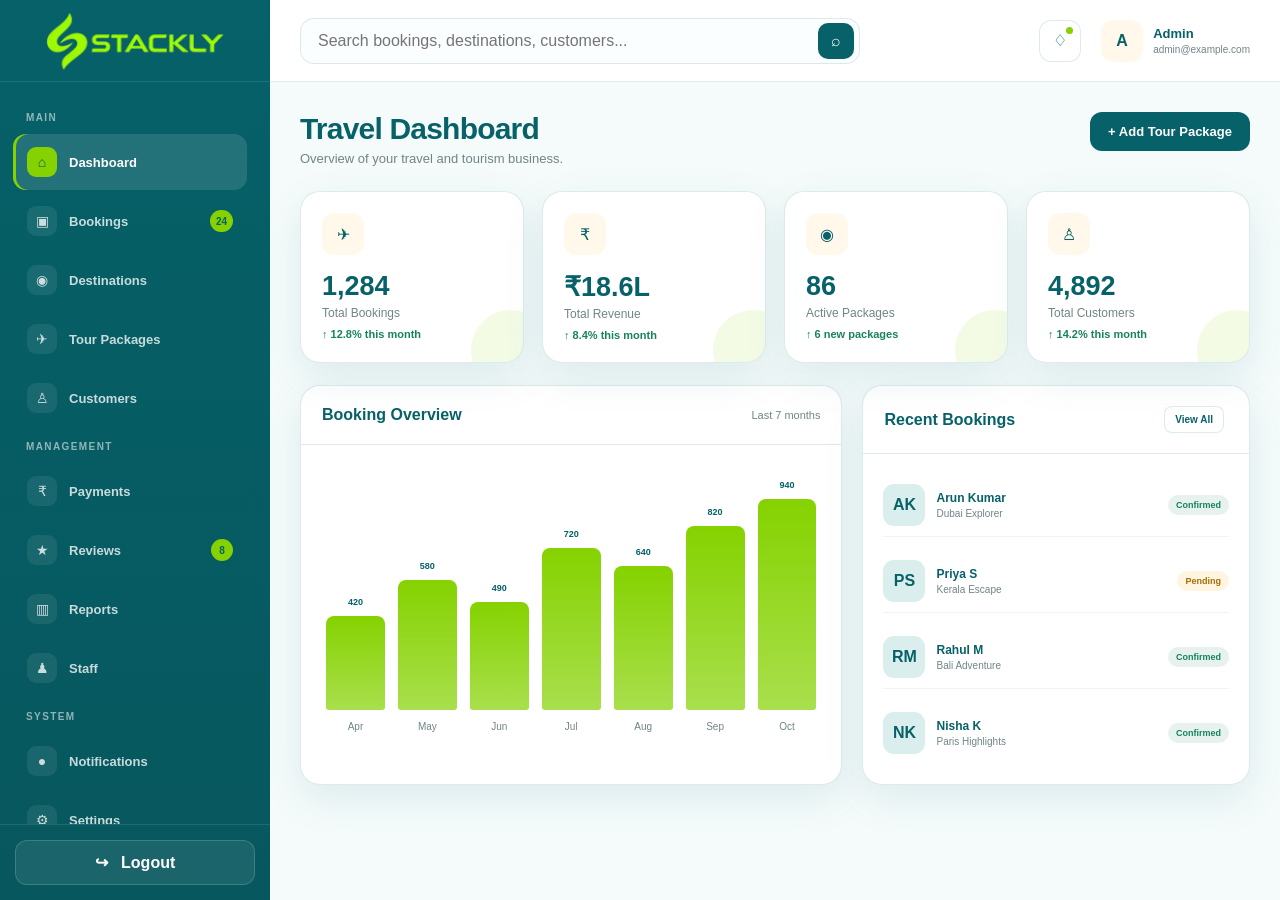
<file: admin-dashboard.html>
<!DOCTYPE html>
<html lang="en">
<head>
<meta charset="UTF-8">
<meta name="viewport" content="width=device-width, initial-scale=1.0">
<title>Travel & Tourism - Admin Dashboard</title>
<style>

    html, body {
    overflow-x: hidden;
    width: 100%;
}
:root{
    --primary:#066168;
    --primary-dark:#044c52;
    --secondary:#85D200;
    --bg:#EFFFFF;
    --cream:#FFF8EB;
    --light:#DBEEEE;
    --text:#346065;
    --muted:#718487;
    --white:#fff;
    --danger:#d94b4b;
    --success:#16835b;
    --border:rgba(6,97,104,.13);
    --shadow:0 14px 40px rgba(6,97,104,.10);
}
*{box-sizing:border-box;margin:0;padding:0}
body{
    font-family:Inter,Segoe UI,Arial,sans-serif;
    background:#f5fbfb;
    color:var(--text);
    min-height:100vh;
}
button,input,select{font:inherit}
button{cursor:pointer}
a{text-decoration:none;color:inherit}

.app{display:flex;min-height:100vh}

/* SIDEBAR */
.sidebar{
    width:270px;
    background:linear-gradient(180deg,var(--primary),#07575e);
    color:#fff;
    position:fixed;
    left:0;top:0;bottom:0;
    z-index:1000;
    display:flex;
    flex-direction:column;
    transition:.3s ease;
}
.brand{
    height:82px;
    display:flex;
    align-items:center;
    justify-content:center;
    padding:0 20px;
    border-bottom:1px solid rgba(255,255,255,.10);
}
.brand img{width:52px;height:52px;object-fit:contain}
.brand-fallback{
    width:44px;height:44px;
    border-radius:13px;
    background:var(--secondary);
    color:var(--primary);
    display:grid;
    place-items:center;
    font-size:22px;
    font-weight:900;
}
.brand-title{margin-left:12px;font-size:18px;font-weight:800}
.brand-title small{display:block;font-size:10px;opacity:.65;letter-spacing:1px;text-transform:uppercase;margin-top:3px}

.nav{
    padding:18px 13px;
    overflow-y:auto;
    flex:1;
}
.nav-label{
    padding:12px 13px 8px;
    font-size:10px;
    text-transform:uppercase;
    letter-spacing:1.4px;
    opacity:.55;
    font-weight:700;
}
.nav-item{
    width:100%;
    display:flex;
    align-items:center;
    gap:12px;
    padding:13px 14px;
    margin:3px 0;
    border:0;
    background:transparent;
    color:rgba(255,255,255,.78);
    border-radius:13px;
    text-align:left;
    transition:.2s ease;
}
.nav-item:hover,.nav-item.active{
    background:rgba(255,255,255,.12);
    color:#fff;
}
.nav-item.active{box-shadow:inset 3px 0 var(--secondary)}
.nav-icon{
    width:30px;height:30px;
    display:grid;place-items:center;
    border-radius:9px;
    background:rgba(255,255,255,.08);
    font-size:14px;
}
.nav-item.active .nav-icon{background:var(--secondary);color:var(--primary)}
.nav-text{font-size:13px;font-weight:600}
.badge{
    margin-left:auto;
    min-width:22px;height:22px;
    padding:0 6px;
    border-radius:20px;
    display:grid;place-items:center;
    background:var(--secondary);
    color:var(--primary);
    font-size:10px;font-weight:800;
}
.sidebar-footer{padding:15px;border-top:1px solid rgba(255,255,255,.1)}
.logout-btn{
    width:100%;
    height:45px;
    border:1px solid rgba(255,255,255,.16);
    border-radius:12px;
    color:#fff;
    background:rgba(255,255,255,.08);
    font-weight:700;
}
.logout-btn:hover{background:rgba(255,255,255,.15)}

/* MAIN */
.main{
    margin-left:270px;
    width:calc(100% - 270px);
    min-height:100vh;
}
.topbar{
    height:82px;
    background:rgba(255,255,255,.92);
    border-bottom:1px solid var(--border);
    display:flex;
    align-items:center;
    gap:18px;
    padding:0 30px;
    position:sticky;
    top:0;
    z-index:900;
    backdrop-filter:blur(12px);
}
.menu-btn{
    display:none;
    width:42px;height:42px;
    border:0;border-radius:12px;
    background:var(--cream);
    color:var(--primary);
}
.search{
    flex:1;
    max-width:560px;
    position:relative;
}
.search input{
    width:100%;
    height:46px;
    border:1px solid var(--border);
    border-radius:14px;
    padding:0 45px 0 17px;
    outline:none;
    background:#fbfefe;
    color:var(--text);
}
.search input:focus{border-color:var(--primary);box-shadow:0 0 0 4px rgba(6,97,104,.07)}
.search button{
    position:absolute;
    right:6px;top:5px;
    width:36px;height:36px;
    border:0;border-radius:10px;
    background:var(--primary);
    color:#fff;
}
.top-actions{margin-left:auto;display:flex;align-items:center;gap:10px}
.icon-btn{
    width:42px;height:42px;
    border:1px solid var(--border);
    background:#fff;
    color:var(--primary);
    border-radius:12px;
    position:relative;
}
.notification-dot{
    position:absolute;right:7px;top:6px;
    width:7px;height:7px;border-radius:50%;
    background:var(--secondary);
}
.profile{
    display:flex;align-items:center;gap:10px;
    padding-left:10px;
}
.avatar{
    width:42px;height:42px;border-radius:13px;
    background:var(--cream);
    color:var(--primary);
    display:grid;place-items:center;
    font-weight:800;
}
.profile strong{display:block;font-size:13px;color:var(--primary)}
.profile span{display:block;font-size:10px;color:var(--muted);margin-top:2px}

.content{padding:30px}
.page{display:none;animation:fade .3s ease}
.page.active{display:block}
.page-head{
    display:flex;align-items:flex-start;justify-content:space-between;
    gap:20px;margin-bottom:25px;
}
.page-head h1{font-size:30px;letter-spacing:-.8px;color:var(--primary)}
.page-head p{font-size:13px;color:var(--muted);margin-top:5px}
.primary-btn{
    border:0;background:var(--primary);color:#fff;
    border-radius:12px;padding:12px 18px;font-size:13px;font-weight:700;
}
.primary-btn:hover{background:var(--primary-dark);transform:translateY(-1px)}
.secondary-btn{
    border:1px solid var(--border);background:#fff;color:var(--primary);
    border-radius:12px;padding:11px 17px;font-size:13px;font-weight:700;
}
.card{
    background:#fff;border:1px solid var(--border);
    border-radius:20px;box-shadow:var(--shadow);
}
.stats{
    display:grid;grid-template-columns:repeat(4,1fr);gap:18px;margin-bottom:22px;
}
.stat{padding:21px;position:relative;overflow:hidden}
.stat:after{
    content:"";position:absolute;width:80px;height:80px;border-radius:50%;
    right:-28px;bottom:-28px;background:rgba(133,210,0,.10)
}
.stat-icon{
    width:42px;height:42px;border-radius:12px;
    display:grid;place-items:center;background:var(--cream);color:var(--primary);
    margin-bottom:16px;
}
.stat h3{font-size:27px;color:var(--primary);margin-bottom:4px}
.stat p{font-size:12px;color:var(--muted)}
.change{font-size:11px;color:var(--success);font-weight:700;margin-top:8px}
.grid-2{display:grid;grid-template-columns:1.4fr 1fr;gap:20px;margin-bottom:20px}
.card-head{padding:20px 21px;border-bottom:1px solid var(--border);display:flex;align-items:center;justify-content:space-between}
.card-head h3{font-size:16px;color:var(--primary)}
.card-head span{font-size:11px;color:var(--muted)}
.card-body{padding:20px}
.chart{
    height:250px;
    display:flex;align-items:flex-end;gap:13px;
    padding:20px 5px 5px;
}
.bar{
    flex:1;position:relative;
    background:linear-gradient(180deg,var(--secondary),#a9df4d);
    border-radius:8px 8px 3px 3px;
    min-height:25px;
}
.bar span{position:absolute;bottom:-22px;left:50%;transform:translateX(-50%);font-size:10px;color:var(--muted)}
.bar em{position:absolute;top:-19px;left:50%;transform:translateX(-50%);font-style:normal;font-size:9px;color:var(--primary);font-weight:700}
.list{display:flex;flex-direction:column;gap:13px}
.list-row{display:flex;align-items:center;gap:11px;padding:10px 0;border-bottom:1px solid #eef5f5}
.list-row:last-child{border-bottom:0}
.thumb{width:42px;height:42px;border-radius:11px;background:var(--light);display:grid;place-items:center;color:var(--primary);font-weight:800}
.row-main{flex:1}.row-main strong{display:block;font-size:12px;color:var(--primary)}.row-main span{display:block;font-size:10px;color:var(--muted);margin-top:3px}
.status{padding:5px 8px;border-radius:20px;font-size:9px;font-weight:800}
.status.success{background:rgba(22,131,91,.1);color:var(--success)}
.status.pending{background:rgba(255,170,13,.12);color:#a86d00}
.status.cancelled{background:rgba(217,75,75,.1);color:var(--danger)}

.table-wrap{overflow-x:auto}
.table{width:100%;border-collapse:collapse}
.table th,.table td{padding:14px 16px;text-align:left;border-bottom:1px solid #eef5f5;font-size:12px}
.table th{font-size:10px;text-transform:uppercase;letter-spacing:.8px;color:var(--muted);background:#fbfefe}
.table td strong{color:var(--primary)}
.action-btn{
    border:1px solid var(--border);background:#fff;color:var(--primary);
    padding:7px 10px;border-radius:8px;font-size:10px;font-weight:700;margin-right:4px;
}
.action-btn:hover{background:var(--cream)}

.cards-grid{display:grid;grid-template-columns:repeat(3,1fr);gap:18px}
.destination{
    overflow:hidden;position:relative
}
.destination-top{
    height:180px;
    overflow:hidden;
    background:#DBEEEE;
    display:flex;
    align-items:center;
    justify-content:center;
    color:#fff;
    font-size:42px;
}
.destination-top img{
    width:100%;
    height:100%;
    display:block;
    object-fit:cover;
    transition:transform .5s ease;
}
.destination:hover .destination-top img{
    transform:scale(1.08);
}
.destination-body{padding:17px}.destination-body h3{color:var(--primary);font-size:15px}.destination-body p{font-size:11px;color:var(--muted);margin-top:5px;line-height:1.6}
.destination-meta{display:flex;justify-content:space-between;margin-top:13px;font-size:10px;font-weight:700;color:var(--primary)}

.form-grid{display:grid;grid-template-columns:repeat(2,1fr);gap:16px}
.field label{display:block;font-size:11px;font-weight:700;color:var(--primary);margin-bottom:7px}
.field input,.field select,.field textarea{
    width:100%;border:1px solid var(--border);border-radius:12px;background:#fff;
    padding:12px 13px;outline:none;color:var(--text);font-size:12px
}
.field textarea{min-height:120px;resize:vertical}
.field input:focus,.field select:focus,.field textarea:focus{border-color:var(--primary);box-shadow:0 0 0 4px rgba(6,97,104,.06)}
.full{grid-column:1/-1}

.settings-list{display:grid;gap:13px}
.setting{
    display:flex;align-items:center;justify-content:space-between;
    padding:17px;border:1px solid var(--border);border-radius:14px
}
.setting h4{font-size:13px;color:var(--primary)}.setting p{font-size:10px;color:var(--muted);margin-top:4px}
.switch{width:44px;height:24px;border-radius:20px;background:#cbd9da;padding:3px;cursor:pointer}
.switch i{display:block;width:18px;height:18px;background:#fff;border-radius:50%;transition:.2s}
.switch.on{background:var(--secondary)}.switch.on i{transform:translateX(20px)}

.empty{
    padding:60px 20px;text-align:center;color:var(--muted)
}
.empty .big{font-size:42px;margin-bottom:10px}.empty h3{color:var(--primary);margin-bottom:6px}

.toast{
    position:fixed;right:25px;bottom:25px;
    background:var(--primary);color:#fff;
    padding:13px 18px;border-radius:13px;
    box-shadow:0 15px 35px rgba(0,0,0,.15);
    opacity:0;transform:translateY(20px);pointer-events:none;
    transition:.3s;z-index:3000;font-size:12px
}
.toast.show{opacity:1;transform:translateY(0)}

@keyframes fade{from{opacity:0;transform:translateY(8px)}to{opacity:1;transform:translateY(0)}}

@media(max-width:1100px){
    .stats{grid-template-columns:repeat(2,1fr)}
    .cards-grid{grid-template-columns:repeat(2,1fr)}
}
@media(max-width:850px){
    .sidebar{transform:translateX(-100%)}
    .sidebar.open{transform:translateX(0)}
    .main{margin-left:0;width:100%}
    .menu-btn{display:block}
    .grid-2{grid-template-columns:1fr}
    .content{padding:20px}
}
@media(max-width:600px){
    .stats{grid-template-columns:1fr}
    .cards-grid{grid-template-columns:1fr}
    .form-grid{grid-template-columns:1fr}
    .page-head{flex-direction:column}
    .topbar{padding:0 15px}
    .search{max-width:none}
    .profile{display:none}
}


/* =========================================
   ADMIN USER INFO - SAME STYLE AS USER DASHBOARD
========================================= */

.profile{
    display:flex !important;
    align-items:center;
    gap:10px;
    padding-left:10px;
    min-width:0;
}

.profile-text{
    display:block !important;
    min-width:0;
}

.profile strong{
    display:block !important;
    font-size:13px;
    color:var(--primary);
    line-height:1.2;
}

.profile span{
    display:block !important;
    font-size:10px;
    color:var(--muted);
    margin-top:3px;
    max-width:220px;
    overflow:hidden;
    text-overflow:ellipsis;
    white-space:nowrap;
}

#adminEmail{
    display:block !important;
}

@media(max-width:850px){
    .topbar{
        gap:10px;
    }

    .top-actions{
        margin-left:auto;
    }

    .profile{
        display:flex !important;
        padding-left:0;
        gap:8px;
        max-width:210px;
    }

    .profile-text{
        display:block !important;
    }

    .profile strong{
        display:block !important;
        font-size:12px;
    }

    .profile span{
        display:block !important;
        font-size:9px;
        max-width:145px;
        overflow:hidden;
        text-overflow:ellipsis;
        white-space:nowrap;
    }
}

@media(max-width:600px){
    .top-actions{
        gap:6px;
    }

    .top-actions .icon-btn{
        display:none;
    }

    .profile{
        display:flex !important;
        max-width:190px;
    }

    .profile-text{
        display:block !important;
    }

    .profile strong{
        display:block !important;
        font-size:11px;
    }

    .profile span{
        display:block !important;
        font-size:9px;
        max-width:125px;
    }

    #adminEmail{
        display:block !important;
    }
}

/* =========================================
   MODERN SIDEBAR SCROLLBAR
========================================= */

.nav {
    flex: 1;
    overflow-y: auto;
    overflow-x: hidden;

    /* Smooth scrolling */
    scroll-behavior: smooth;

    /* Firefox */
    scrollbar-width: thin;
    scrollbar-color: rgba(255, 255, 255, 0.28) transparent;

    /* Spacing */
    padding: 18px 13px 20px;
}

/* Chrome, Edge, Safari */
.nav::-webkit-scrollbar {
    width: 5px;
}

.nav::-webkit-scrollbar-track {
    background: transparent;
    margin: 8px 0;
}

.nav::-webkit-scrollbar-thumb {
    background: rgba(255, 255, 255, 0.25);
    border-radius: 20px;
    transition: background 0.3s ease;
}

.nav::-webkit-scrollbar-thumb:hover {
    background: rgba(133, 210, 0, 0.85);
}

/* Hide scrollbar until user hovers over sidebar */
.sidebar:not(:hover) .nav::-webkit-scrollbar-thumb {
    background: rgba(255, 255, 255, 0.12);
}

/* Keep scrollbar visible while scrolling */
.nav {
    scrollbar-gutter: stable;
}

.brand {
    height: 82px;
    display: flex;
    align-items: center;
    justify-content: center;
    padding: 0 20px;
    border-bottom: 1px solid rgba(255,255,255,.10);
}

.brand a {
    display: flex;
    align-items: center;
    justify-content: center;
}

.brand img {
    width: 180px;
    height: 58px;
    object-fit: contain;
    display: block;
}

.destination-top {
    height: 180px;
    overflow: hidden;
    background: #DBEEEE;
}

.destination-top img {
    width: 100%;
    height: 100%;
    display: block;
    object-fit: cover;
    transition: transform 0.5s ease;
}

.destination:hover .destination-top img {
    transform: scale(1.08);
}

@media(max-width:850px){
    .search{
        flex:1;
        max-width:none;
    }

    .content{
        padding:20px;
    }
}

@media(max-width:600px){
    .topbar{
        height:72px;
        padding:0 12px;
    }

    .menu-btn{
        flex:0 0 42px;
    }

    .search{
        min-width:0;
    }

    .search input{
        height:42px;
        padding-left:12px;
        padding-right:42px;
        font-size:12px;
    }

    .search button{
        width:32px;
        height:32px;
        top:5px;
        right:5px;
    }

    .page-head h1{
        font-size:24px;
    }

    .page-head{
        margin-bottom:20px;
    }
}

</style>
</head>

<body>
<div class="app">

<aside class="sidebar" id="sidebar">
   <div class="brand">
    <a href="index.html" aria-label="Stackly Home">
        <img src="assets/images/logo.webp" alt="Stackly Logo">
    </a>
</div>

    <nav class="nav">
        <div class="nav-label">Main</div>
        <button class="nav-item active" data-page="dashboard"><span class="nav-icon">⌂</span><span class="nav-text">Dashboard</span></button>
        <button class="nav-item" data-page="bookings"><span class="nav-icon">▣</span><span class="nav-text">Bookings</span><span class="badge">24</span></button>
        <button class="nav-item" data-page="destinations"><span class="nav-icon">◉</span><span class="nav-text">Destinations</span></button>
        <button class="nav-item" data-page="packages"><span class="nav-icon">✈</span><span class="nav-text">Tour Packages</span></button>
        <button class="nav-item" data-page="customers"><span class="nav-icon">♙</span><span class="nav-text">Customers</span></button>

        <div class="nav-label">Management</div>
        <button class="nav-item" data-page="payments"><span class="nav-icon">₹</span><span class="nav-text">Payments</span></button>
        <button class="nav-item" data-page="reviews"><span class="nav-icon">★</span><span class="nav-text">Reviews</span><span class="badge">8</span></button>
        <button class="nav-item" data-page="reports"><span class="nav-icon">▥</span><span class="nav-text">Reports</span></button>
        <button class="nav-item" data-page="staff"><span class="nav-icon">♟</span><span class="nav-text">Staff</span></button>

        <div class="nav-label">System</div>
        <button class="nav-item" data-page="notifications"><span class="nav-icon">●</span><span class="nav-text">Notifications</span></button>
        <button class="nav-item" data-page="settings"><span class="nav-icon">⚙</span><span class="nav-text">Settings</span></button>
    </nav>

    <div class="sidebar-footer">
        <button class="logout-btn" onclick="logout()">↪ &nbsp; Logout</button>
    </div>
</aside>

<main class="main">
<header class="topbar">
    <button class="menu-btn" id="menuBtn">☰</button>
    <form class="search" id="searchForm">
        <input id="globalSearch" type="search" placeholder="Search bookings, destinations, customers...">
        <button type="submit">⌕</button>
    </form>
    <div class="top-actions">
        <button class="icon-btn" onclick="openPage('notifications')">♢<span class="notification-dot"></span></button>
        <div class="profile">
            <div class="avatar" id="adminAvatar">A</div>
            <div class="profile-text">
                <strong id="adminName">Admin</strong>
                <span id="adminEmail">admin@example.com</span>
            </div>
        </div>
    </div>
</header>

<section class="content">

<!-- DASHBOARD -->
<div class="page active" id="dashboard">
<div class="page-head"><div><h1>Travel Dashboard</h1><p>Overview of your travel and tourism business.</p></div><button class="primary-btn" onclick="openPage('packages')">+ Add Tour Package</button></div>
<div class="stats">
<div class="card stat"><div class="stat-icon">✈</div><h3>1,284</h3><p>Total Bookings</p><div class="change">↑ 12.8% this month</div></div>
<div class="card stat"><div class="stat-icon">₹</div><h3>₹18.6L</h3><p>Total Revenue</p><div class="change">↑ 8.4% this month</div></div>
<div class="card stat"><div class="stat-icon">◉</div><h3>86</h3><p>Active Packages</p><div class="change">↑ 6 new packages</div></div>
<div class="card stat"><div class="stat-icon">♙</div><h3>4,892</h3><p>Total Customers</p><div class="change">↑ 14.2% this month</div></div>
</div>
<div class="grid-2">
<div class="card"><div class="card-head"><h3>Booking Overview</h3><span>Last 7 months</span></div><div class="card-body"><div class="chart">
<div class="bar" style="height:42%"><em>420</em><span>Apr</span></div><div class="bar" style="height:58%"><em>580</em><span>May</span></div><div class="bar" style="height:48%"><em>490</em><span>Jun</span></div><div class="bar" style="height:72%"><em>720</em><span>Jul</span></div><div class="bar" style="height:64%"><em>640</em><span>Aug</span></div><div class="bar" style="height:82%"><em>820</em><span>Sep</span></div><div class="bar" style="height:94%"><em>940</em><span>Oct</span></div>
</div></div></div>
<div class="card"><div class="card-head"><h3>Recent Bookings</h3><button class="action-btn" onclick="openPage('bookings')">View All</button></div><div class="card-body"><div class="list">
<div class="list-row"><div class="thumb">AK</div><div class="row-main"><strong>Arun Kumar</strong><span>Dubai Explorer</span></div><span class="status success">Confirmed</span></div>
<div class="list-row"><div class="thumb">PS</div><div class="row-main"><strong>Priya S</strong><span>Kerala Escape</span></div><span class="status pending">Pending</span></div>
<div class="list-row"><div class="thumb">RM</div><div class="row-main"><strong>Rahul M</strong><span>Bali Adventure</span></div><span class="status success">Confirmed</span></div>
<div class="list-row"><div class="thumb">NK</div><div class="row-main"><strong>Nisha K</strong><span>Paris Highlights</span></div><span class="status success">Confirmed</span></div>
</div></div></div>
</div>
</div>

<!-- BOOKINGS -->
<div class="page" id="bookings">
<div class="page-head"><div><h1>Bookings</h1><p>Manage customer reservations and travel bookings.</p></div><button class="primary-btn" onclick="go404()">+ New Booking</button></div>
<div class="card"><div class="card-head"><h3>All Bookings</h3><span>1,284 total</span></div><div class="table-wrap"><table class="table"><thead><tr><th>ID</th><th>Customer</th><th>Package</th><th>Date</th><th>Amount</th><th>Status</th><th>Action</th></tr></thead><tbody>
<tr><td><strong>#BK1024</strong></td><td>Arun Kumar</td><td>Dubai Explorer</td><td>12 Oct 2026</td><td>₹84,500</td><td><span class="status success">Confirmed</span></td><td><button class="action-btn" onclick="go404()">View</button><button class="action-btn" onclick="go404()">Edit</button></td></tr>
<tr><td><strong>#BK1023</strong></td><td>Priya S</td><td>Kerala Escape</td><td>18 Oct 2026</td><td>₹42,800</td><td><span class="status pending">Pending</span></td><td><button class="action-btn" onclick="go404()">View</button><button class="action-btn" onclick="go404()">Edit</button></td></tr>
<tr><td><strong>#BK1022</strong></td><td>Rahul M</td><td>Bali Adventure</td><td>22 Oct 2026</td><td>₹1,12,000</td><td><span class="status success">Confirmed</span></td><td><button class="action-btn" onclick="go404()">View</button><button class="action-btn" onclick="go404()">Edit</button></td></tr>
<tr><td><strong>#BK1021</strong></td><td>Nisha K</td><td>Paris Highlights</td><td>04 Nov 2026</td><td>₹1,56,400</td><td><span class="status cancelled">Cancelled</span></td><td><button class="action-btn" onclick="go404()">View</button></td></tr>
</tbody></table></div></div>
</div>

<!-- DESTINATIONS -->
<div class="page" id="destinations">
<div class="page-head"><div><h1>Destinations</h1><p>Manage popular travel destinations.</p></div><button class="primary-btn" onclick="go404()">+ Add Destination</button></div>
<div class="cards-grid">
<div class="card destination">
    <div class="destination-top">
        <img src="assets/images/trv-gallery/pic2.webp" alt="Maldives">
    </div>
    <div class="destination-body">
        <h3>Maldives</h3>
        <p>Luxury beaches, island resorts and unforgettable experiences.</p>
        <div class="destination-meta">
            <span>128 Packages</span>
            <span>Active</span>
        </div>
    </div>
</div>

<div class="card destination">
    <div class="destination-top">
        <img src="assets/images/trv-gallery/pic3.webp" alt="Switzerland">
    </div>
    <div class="destination-body">
        <h3>Switzerland</h3>
        <p>Alpine landscapes, scenic rail journeys and premium holidays.</p>
        <div class="destination-meta">
            <span>74 Packages</span>
            <span>Active</span>
        </div>
    </div>
</div>

<div class="card destination">
    <div class="destination-top">
        <img src="assets/images/trv-gallery/pic1.webp" alt="Paris">
    </div>
    <div class="destination-body">
        <h3>Paris</h3>
        <p>Culture, cuisine, iconic landmarks and romantic city breaks.</p>
        <div class="destination-meta">
            <span>92 Packages</span>
            <span>Active</span>
        </div>
    </div>
</div>
</div>
</div>

<!-- PACKAGES -->
<div class="page" id="packages">
<div class="page-head"><div><h1>Tour Packages</h1><p>Create and manage travel packages.</p></div><button class="primary-btn" onclick="go404()">+ Create Package</button></div>
<div class="card"><div class="card-head"><h3>Package Management</h3><span>86 active packages</span></div><div class="table-wrap"><table class="table"><thead><tr><th>Package</th><th>Destination</th><th>Duration</th><th>Price</th><th>Bookings</th><th>Status</th><th>Action</th></tr></thead><tbody>
<tr><td><strong>Dubai Explorer</strong></td><td>Dubai</td><td>5 Days / 4 Nights</td><td>₹84,500</td><td>126</td><td><span class="status success">Active</span></td><td><button class="action-btn" onclick="go404()">Manage</button></td></tr>
<tr><td><strong>Kerala Escape</strong></td><td>Kerala</td><td>4 Days / 3 Nights</td><td>₹42,800</td><td>98</td><td><span class="status success">Active</span></td><td><button class="action-btn" onclick="go404()">Manage</button></td></tr>
<tr><td><strong>Bali Adventure</strong></td><td>Bali</td><td>7 Days / 6 Nights</td><td>₹1,12,000</td><td>84</td><td><span class="status success">Active</span></td><td><button class="action-btn" onclick="go404()">Manage</button></td></tr>
</tbody></table></div></div>
</div>

<!-- CUSTOMERS -->
<div class="page" id="customers">
<div class="page-head"><div><h1>Customers</h1><p>Customer profiles and travel history.</p></div><button class="primary-btn" onclick="go404()">+ Add Customer</button></div>
<div class="card"><div class="card-head"><h3>Customer Directory</h3></div><div class="table-wrap"><table class="table"><thead><tr><th>Name</th><th>Email</th><th>Phone</th><th>Bookings</th><th>Spent</th><th>Action</th></tr></thead><tbody>
<tr><td><strong>Arun Kumar</strong></td><td>arun@example.com</td><td>+91 98765 43210</td><td>8</td><td>₹4.8L</td><td><button class="action-btn" onclick="go404()">View</button></td></tr>
<tr><td><strong>Priya S</strong></td><td>priya@example.com</td><td>+91 98765 12345</td><td>5</td><td>₹2.4L</td><td><button class="action-btn" onclick="go404()">View</button></td></tr>
<tr><td><strong>Rahul M</strong></td><td>rahul@example.com</td><td>+91 99887 77665</td><td>6</td><td>₹3.7L</td><td><button class="action-btn" onclick="go404()">View</button></td></tr>
</tbody></table></div></div>
</div>

<!-- PAYMENTS -->
<div class="page" id="payments">
<div class="page-head"><div><h1>Payments</h1><p>Monitor transactions and payment status.</p></div><button class="primary-btn" onclick="go404()">Export Report</button></div>
<div class="stats"><div class="card stat"><div class="stat-icon">₹</div><h3>₹18.6L</h3><p>Total Collected</p></div><div class="card stat"><div class="stat-icon">✓</div><h3>₹16.9L</h3><p>Successful</p></div><div class="card stat"><div class="stat-icon">!</div><h3>₹1.2L</h3><p>Pending</p></div><div class="card stat"><div class="stat-icon">↩</div><h3>₹48K</h3><p>Refunds</p></div></div>
<div class="card"><div class="card-head"><h3>Recent Transactions</h3></div><div class="table-wrap"><table class="table"><thead><tr><th>Transaction</th><th>Customer</th><th>Method</th><th>Amount</th><th>Status</th><th>Action</th></tr></thead><tbody>
<tr><td><strong>#TX88921</strong></td><td>Arun Kumar</td><td>UPI</td><td>₹84,500</td><td><span class="status success">Success</span></td><td><button class="action-btn" onclick="go404()">Receipt</button></td></tr>
<tr><td><strong>#TX88920</strong></td><td>Priya S</td><td>Card</td><td>₹42,800</td><td><span class="status pending">Pending</span></td><td><button class="action-btn" onclick="go404()">View</button></td></tr>
</tbody></table></div></div>
</div>

<!-- REVIEWS -->
<div class="page" id="reviews">
<div class="page-head"><div><h1>Reviews</h1><p>Manage customer feedback and ratings.</p></div><button class="primary-btn" onclick="go404()">Review Settings</button></div>
<div class="card"><div class="card-head"><h3>Latest Reviews</h3><span>Average rating 4.8 / 5</span></div><div class="card-body"><div class="list">
<div class="list-row"><div class="thumb">AK</div><div class="row-main"><strong>Arun Kumar ★★★★★</strong><span>“Excellent Dubai package and very smooth arrangements.”</span></div><button class="action-btn" onclick="go404()">View</button></div>
<div class="list-row"><div class="thumb">PS</div><div class="row-main"><strong>Priya S ★★★★☆</strong><span>“Beautiful Kerala trip. Hotel service was very good.”</span></div><button class="action-btn" onclick="go404()">View</button></div>
<div class="list-row"><div class="thumb">NK</div><div class="row-main"><strong>Nisha K ★★★★★</strong><span>“Great planning and excellent customer support.”</span></div><button class="action-btn" onclick="go404()">View</button></div>
</div></div></div>
</div>

<!-- REPORTS -->
<div class="page" id="reports">
<div class="page-head"><div><h1>Reports</h1><p>Business performance and travel analytics.</p></div><button class="primary-btn" onclick="go404()">Download Report</button></div>
<div class="grid-2">
<div class="card"><div class="card-head"><h3>Revenue Performance</h3></div><div class="card-body"><div class="chart">
<div class="bar" style="height:48%"><span>May</span></div><div class="bar" style="height:61%"><span>Jun</span></div><div class="bar" style="height:55%"><span>Jul</span></div><div class="bar" style="height:78%"><span>Aug</span></div><div class="bar" style="height:88%"><span>Sep</span></div><div class="bar" style="height:96%"><span>Oct</span></div>
</div></div></div>
<div class="card"><div class="card-head"><h3>Top Destinations</h3></div><div class="card-body"><div class="list">
<div class="list-row"><div class="thumb">01</div><div class="row-main"><strong>Dubai</strong><span>24% of bookings</span></div></div>
<div class="list-row"><div class="thumb">02</div><div class="row-main"><strong>Kerala</strong><span>18% of bookings</span></div></div>
<div class="list-row"><div class="thumb">03</div><div class="row-main"><strong>Bali</strong><span>15% of bookings</span></div></div>
</div></div></div>
</div>
</div>

<!-- STAFF -->
<div class="page" id="staff">
<div class="page-head"><div><h1>Staff</h1><p>Manage your travel team.</p></div><button class="primary-btn" onclick="go404()">+ Add Staff</button></div>
<div class="card"><div class="card-head"><h3>Team Members</h3></div><div class="table-wrap"><table class="table"><thead><tr><th>Name</th><th>Role</th><th>Email</th><th>Status</th><th>Action</th></tr></thead><tbody>
<tr><td><strong>Meena R</strong></td><td>Travel Manager</td><td>meena@example.com</td><td><span class="status success">Active</span></td><td><button class="action-btn" onclick="go404()">Edit</button></td></tr>
<tr><td><strong>Karthik S</strong></td><td>Booking Executive</td><td>karthik@example.com</td><td><span class="status success">Active</span></td><td><button class="action-btn" onclick="go404()">Edit</button></td></tr>
<tr><td><strong>Divya P</strong></td><td>Support Executive</td><td>divya@example.com</td><td><span class="status pending">Away</span></td><td><button class="action-btn" onclick="go404()">Edit</button></td></tr>
</tbody></table></div></div>
</div>

<!-- NOTIFICATIONS -->
<div class="page" id="notifications">
<div class="page-head"><div><h1>Notifications</h1><p>Recent system and booking notifications.</p></div><button class="primary-btn" onclick="clearNotifications()">Mark All Read</button></div>
<div class="card"><div class="card-body"><div class="list">
<div class="list-row"><div class="thumb">✓</div><div class="row-main"><strong>New booking received</strong><span>Booking #BK1024 has been confirmed.</span></div><span class="status success">New</span></div>
<div class="list-row"><div class="thumb">!</div><div class="row-main"><strong>Payment pending</strong><span>Payment for #BK1023 is waiting for confirmation.</span></div><span class="status pending">Pending</span></div>
<div class="list-row"><div class="thumb">★</div><div class="row-main"><strong>New review received</strong><span>A customer has submitted a 5-star review.</span></div><span class="status success">New</span></div>
</div></div></div>
</div>

<!-- SETTINGS -->
<div class="page" id="settings">
<div class="page-head"><div><h1>Settings</h1><p>Configure dashboard and travel business preferences.</p></div><button class="primary-btn" onclick="saveSettings()">Save Changes</button></div>
<div class="card"><div class="card-body"><div class="settings-list">
<div class="setting"><div><h4>Email Notifications</h4><p>Receive booking and payment notifications by email.</p></div><div class="switch on"><i></i></div></div>
<div class="setting"><div><h4>Booking Alerts</h4><p>Show instant alerts for new bookings.</p></div><div class="switch on"><i></i></div></div>
<div class="setting"><div><h4>Customer Reviews</h4><p>Notify admins when a new review is submitted.</p></div><div class="switch on"><i></i></div></div>
<div class="setting"><div><h4>Maintenance Mode</h4><p>Temporarily disable customer booking forms.</p></div><div class="switch"><i></i></div></div>
</div></div></div>
</div>

</section>
</main>
</div>

<div class="toast" id="toast"></div>

<script>
const pages=document.querySelectorAll(".page");
const navItems=document.querySelectorAll(".nav-item");
const sidebar=document.getElementById("sidebar");
const toast=document.getElementById("toast");

function openPage(id){
    pages.forEach(p=>p.classList.toggle("active",p.id===id));
    navItems.forEach(n=>n.classList.toggle("active",n.dataset.page===id));
    window.scrollTo({top:0,behavior:"smooth"});
    sidebar.classList.remove("open");
}
navItems.forEach(item=>item.addEventListener("click",()=>openPage(item.dataset.page)));

document.getElementById("menuBtn").addEventListener("click",()=>{
    sidebar.classList.toggle("open");
});

document.addEventListener("click",e=>{
    if(window.innerWidth<=850 && sidebar.classList.contains("open") &&
       !sidebar.contains(e.target) && !e.target.closest("#menuBtn")){
        sidebar.classList.remove("open");
    }
});

function go404(){
    window.location.href="404.html";
}

function logout(){
    if(confirm("Are you sure you want to logout?")){
        window.location.href="login.html";
    }
}

function showToast(message){
    toast.textContent=message;
    toast.classList.add("show");
    clearTimeout(window.toastTimer);
    window.toastTimer=setTimeout(()=>toast.classList.remove("show"),2200);
}

document.querySelectorAll(".switch").forEach(sw=>{
    sw.addEventListener("click",()=>sw.classList.toggle("on"));
});

function saveSettings(){
    showToast("Settings saved successfully.");
}

function clearNotifications(){
    showToast("All notifications marked as read.");
}

document.getElementById("searchForm").addEventListener("submit",function(e){
    e.preventDefault();
    const value=document.getElementById("globalSearch").value.trim().toLowerCase();

    if(!value){
        showToast("Please enter something to search.");
        return;
    }

    const map={
        dashboard:["dashboard","home","overview"],
        bookings:["booking","bookings","reservation"],
        destinations:["destination","destinations","place"],
        packages:["package","packages","tour","travel"],
        customers:["customer","customers","traveller","traveler"],
        payments:["payment","payments","transaction"],
        reviews:["review","reviews","rating"],
        reports:["report","reports","analytics"],
        staff:["staff","team","employee"],
        notifications:["notification","notifications","alert"],
        settings:["setting","settings","configuration"]
    };

    let found=null;
    Object.keys(map).some(page=>{
        if(map[page].some(word=>value.includes(word))){
            found=page;
            return true;
        }
        return false;
    });

    if(found){
        openPage(found);
        showToast("Showing " + found.charAt(0).toUpperCase()+found.slice(1));
    }else{
        window.location.href="404.html";
    }
});


/* =========================================
   LOGIN DETAILS
   Reads the email saved by login.html
========================================= */

document.addEventListener("DOMContentLoaded", function () {
    const email = localStorage.getItem("loggedInEmail");
    const role = localStorage.getItem("loggedInRole");

    const emailEl = document.getElementById("adminEmail");
    const nameEl = document.getElementById("adminName");
    const avatarEl = document.getElementById("adminAvatar");

    if (email) {
        if (emailEl) {
            emailEl.textContent = email;
            emailEl.title = email;
        }

        if (avatarEl) {
            avatarEl.textContent = email.charAt(0).toUpperCase();
        }
    }

    if (role === "admin" && nameEl) {
        nameEl.textContent = "Admin";
    }
});

document.querySelectorAll(".action-btn").forEach(btn=>{
    // Buttons already have their own onclick handlers where needed.
});

</script>
</body>
</html>
</file>
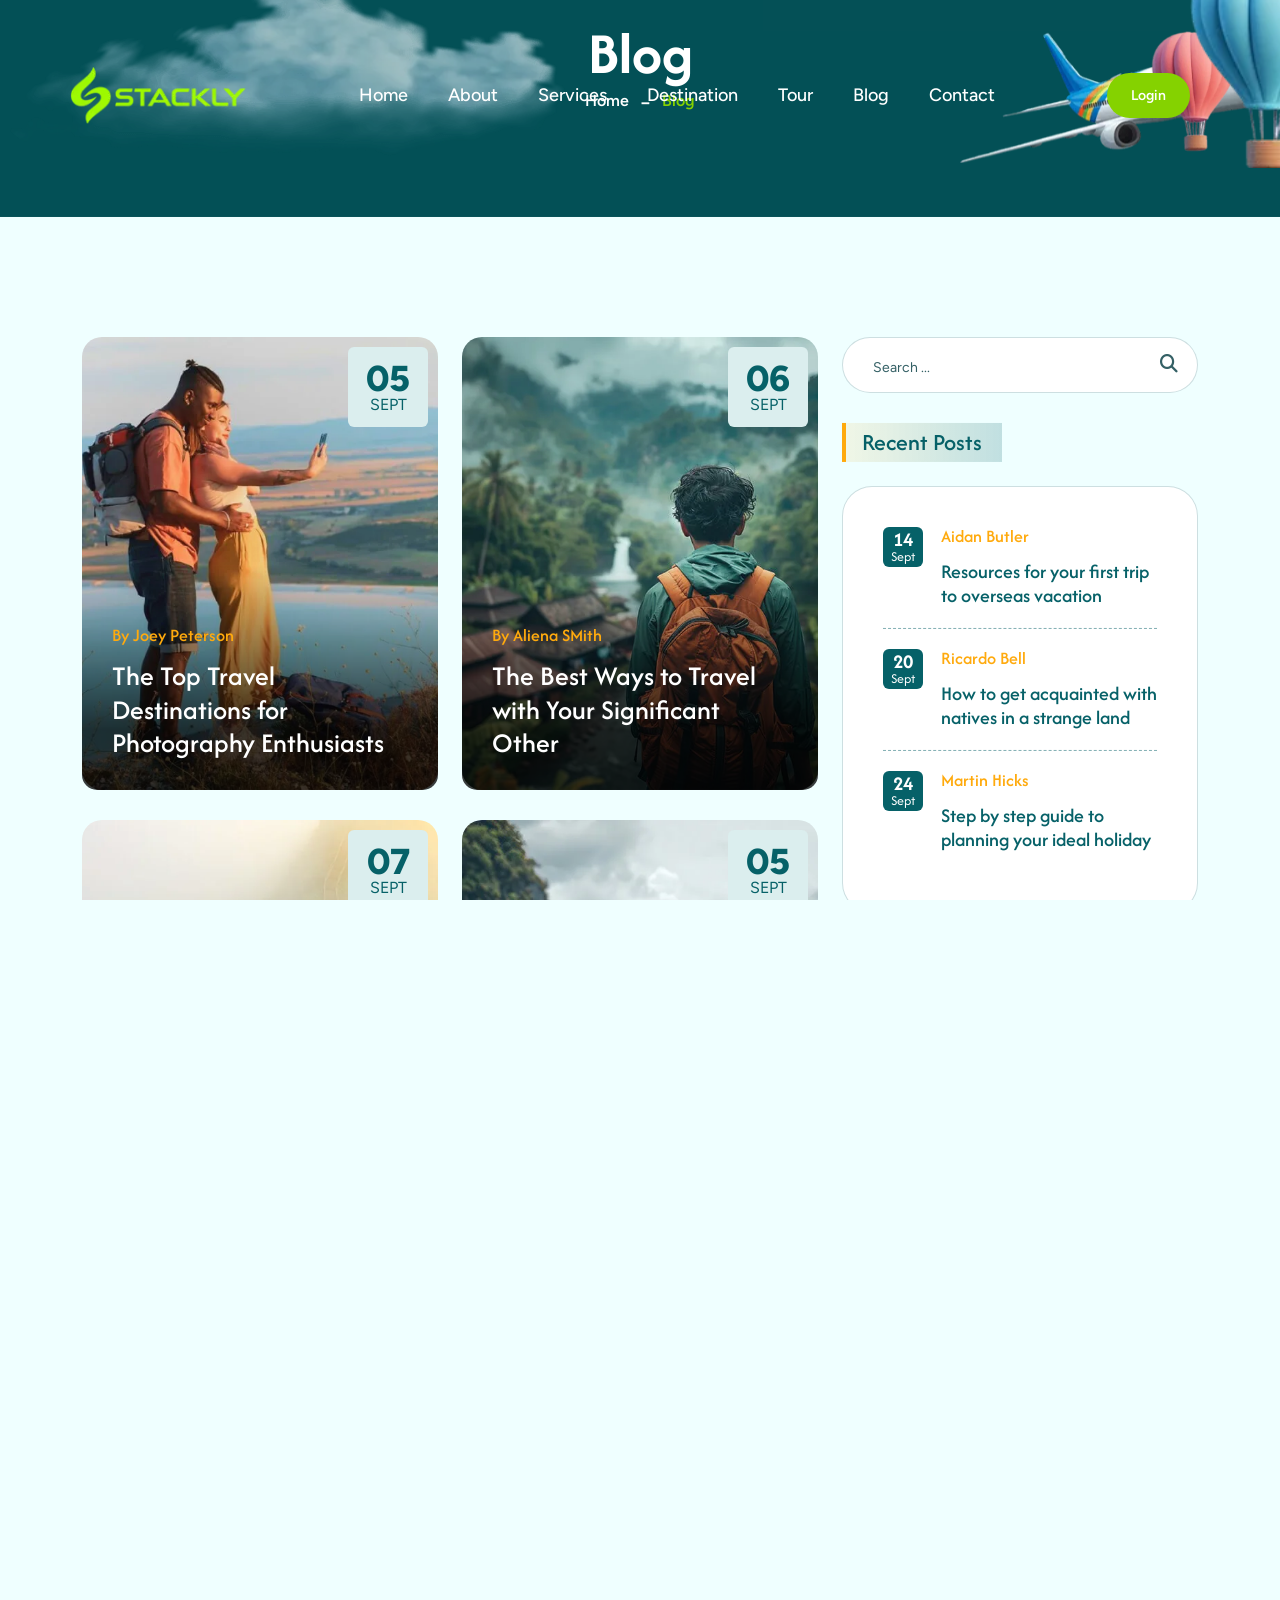
<file: blogs.html>
<!DOCTYPE html>
<html lang="en">
<head>
    <!-- Character Encoding -->
	<meta charset="UTF-8">

	<!-- Responsive Design -->
	<meta name="viewport" content="width=device-width, initial-scale=1.0">

	<!-- Title -->
	<title>Stackly - Travel & Tour</title>

    <!-- IE Compatibility -->
    <meta http-equiv="X-UA-Compatible" content="IE=edge">
    <meta name="format-detection" content="telephone=no">
	<link rel="stylesheet" type="text/css" href="assets/icons/line-awesome/css/line-awesome.min.css">
	<link rel="stylesheet" type="text/css" href="assets/icons/flaticon/flaticon.css">
	<link rel="stylesheet" type="text/css" href="assets/icons/fontawesome/css/all.min.css">
	<link rel="stylesheet" type="text/css" href="assets/icons/themify-icons/css/themify-icons.css">
	<link rel="stylesheet" type="text/css" href="assets/icons/feather/css/feather.css">
	<link rel="stylesheet" href="assets/vendor/swiper/swiper-bundle.min.css">
	<link rel="stylesheet" href="assets/vendor/flatpickr/css/flatpicker.css">
	<link rel="stylesheet" href="assets/vendor/lightgallery/dist/css/lightgallery-bundle.min.css">
	<link rel="stylesheet" href="assets/vendor/nouislider/nouislider.min.css">

	<!-- style -->
	<link rel="stylesheet" href="assets/css/style.css">
	<link rel="preconnect" href="https://fonts.googleapis.com">
	<link rel="preconnect" href="https://fonts.gstatic.com" crossorigin>
	<link href="https://fonts.googleapis.com/css2?family=Inter:wght@100..900&family=Afacad:ital,wght@0,400..700;1,400..700&family=Figtree:ital,wght@0,300..900;1,300..900&family=Kaushan+Script&display=swap" rel="stylesheet">

	<style>

@media (min-width: 992px) {

    .page-content > div:first-child {
        min-height: 0 !important;
        height: auto !important;
    }

    .page-content > div:first-child > div {
        min-height: 0 !important;
    }

}
	</style>
</head>
<body class="selection:bg-[#484848] selection:text-white">
<!-- LOADING AREA START ===== -->
<div class="loading-area">
    <div class="loading-box"></div>
    <div class="loading-pic">
        <figure class="loader">
            <div class="dot white"></div>
            <div class="dot"></div>
            <div class="dot"></div>
            <div class="dot"></div>
            <div class="dot"></div>
        </figure>
    </div>
</div>
<!-- LOADING AREA  END ====== -->

<!-- Curser Pointer -->
<div class="cursor"></div>
<div class="cursor2"></div>
<div class="page-wraper">
	<!-- HEADER START -->
<header class="site-header sticky-header absolute lg:left-8.75 lg:right-8.75 lg:top-8.75 left-0 right-0 top-0 duration-500 z-999 [.site-header.is-fixed]:fixed [.site-header.is-fixed]:animate-header-scroll-animation [.site-header.is-fixed]:bg-primary [.site-header.is-fixed]:rounded-b-3xl [.site-header.is-fixed]:top-0">

    <div class="main-bar-wraper">

        <!-- Keep the existing header structure -->
        <div class="w-full lg:min-h-30 min-h-20 lg:ps-8.75 px-4 lg:pe-13.75 duration-500 rounded-5xl flex items-center justify-between">

            <!-- Logo + Navigation -->
            <div class="flex relative w-full items-center">

                <!-- Logo -->
                <div class="flex items-center relative z-9 h-20 lg:w-44 w-30 shrink-0">
                    <a href="index.html" class="table-cell align-middle">
                        <img
                            src="assets/images/logo.webp"
                            alt="Stackly"
                            class="object-contain duration-500 max-w-40"
                        >
                    </a>
                </div>

                <!-- Mobile Menu Button -->
                <button
                    class="xmenu-toggler lg:hidden ml-auto size-11 bg-dark-600 relative cursor-pointer"
                    type="button"
                    aria-label="Open menu"
                    aria-expanded="false"
                    aria-controls="mobile-menu"
                >
                    <span class="block absolute left-2.5 h-0.5 rounded-px bg-white top-3.25 w-5.5"></span>
                    <span class="block absolute left-2.5 h-0.5 rounded-px bg-white top-5.5 w-6.25"></span>
                    <span class="block absolute left-2.5 h-0.5 rounded-px bg-white top-8 w-4"></span>
                </button>

                <!-- Navigation -->
                <div class="flex lg:justify-center lg:basis-auto lg:grow max-lg:flex-col justify-start font-base max-lg:fixed max-lg:h-screen max-lg:px-5 max-lg:top-0 max-lg:-left-75 max-lg:z-9999 max-lg:bg-white dark:max-lg:bg-dark max-lg:w-72 max-lg:overflow-auto max-lg:duration-700 header-nav custom-scroll">

                    <!-- Mobile Logo -->
                    <div class="flex items-center relative z-9 py-6.25 lg:hidden">
                        <a href="index.html" class="table-cell align-middle">
                            <img
                                src="assets/images/logo.webp"
                                alt="Stackly"
                                class="object-contain duration-500 max-w-36"
                            >
                        </a>
                    </div>

                    <!-- Main Navigation -->
                    <ul class="lg:flex flex-wrap navbar-nav items-center">

                        <!-- Home -->
                        <li class="lg:inline-block block max-lg:border-b max-lg:border-gray-200 relative">
                            <a
                                href="index.html"
                                class="lg:py-7.5 py-3 xl:px-5 lg:px-3 relative lg:inline-block block text-lg font-medium lg:text-white text-heading hover:text-secondary transition-all"
                            >
                                Home
                            </a>
                        </li>

                        <!-- About -->
                        <li class="lg:inline-block block max-lg:border-b max-lg:border-gray-200 relative">
                            <a
                                href="about.html"
                                class="lg:py-7.5 py-3 xl:px-5 lg:px-3 relative lg:inline-block block text-lg font-medium lg:text-white text-heading hover:text-secondary transition-all"
                            >
                                About
                            </a>
                        </li>

                        <!-- Services -->
                        <li class="lg:inline-block block max-lg:border-b max-lg:border-gray-200 relative">
                            <a
                                href="services.html"
                                class="lg:py-7.5 py-3 xl:px-5 lg:px-3 relative lg:inline-block block text-lg font-medium lg:text-white text-heading hover:text-secondary transition-all"
                            >
                                Services
                            </a>
                        </li>

                        <!-- Destination -->
                        <li class="lg:inline-block block max-lg:border-b max-lg:border-gray-200 relative">
                            <a
                                href="destination.html"
                                class="lg:py-7.5 py-3 xl:px-5 lg:px-3 relative lg:inline-block block text-lg font-medium lg:text-white text-heading hover:text-secondary transition-all"
                            >
                                Destination
                            </a>
                        </li>

                        <!-- Tour -->
                        <li class="lg:inline-block block max-lg:border-b max-lg:border-gray-200 relative">
                            <a
                                href="tours.html"
                                class="lg:py-7.5 py-3 xl:px-5 lg:px-3 relative lg:inline-block block text-lg font-medium lg:text-white text-heading hover:text-secondary transition-all"
                            >
                                Tour
                            </a>
                        </li>

                        <!-- Blog -->
                        <li class="lg:inline-block block max-lg:border-b max-lg:border-gray-200 relative">
                            <a
                                href="blogs.html"
                                class="lg:py-7.5 py-3 xl:px-5 lg:px-3 relative lg:inline-block block text-lg font-medium lg:text-white text-heading hover:text-secondary transition-all"
                            >
                                Blog
                            </a>
                        </li>

                        <!-- Contact -->
                        <li class="lg:inline-block block max-lg:border-b max-lg:border-gray-200 relative">
                            <a
                                href="contact.html"
                                class="lg:py-7.5 py-3 xl:px-5 lg:px-3 relative lg:inline-block block text-lg font-medium lg:text-white text-heading hover:text-secondary transition-all"
                            >
                                Contact
                            </a>
                        </li>

                        <!-- Mobile Login -->
                        <li class="lg:hidden block pt-5">
                            <a
                                href="login.html"
                                class="block text-center px-6 py-3 rounded-full bg-secondary text-white font-semibold"
                            >
                                Login
                            </a>
                        </li>

                    </ul>
                </div>

                <!-- Login Button -->
                <div class="hidden lg:flex items-center relative z-9 ml-auto shrink-0">
                    <a
                        href="login.html"
                        class="inline-flex items-center justify-center px-6 py-3 rounded-full bg-secondary text-white font-semibold hover:opacity-90 transition-all"
                    >
                        Login
                    </a>
                </div>

            </div>

        </div>
    </div>

</header>
<!-- HEADER END -->

	<div id="smooth-wrapper">
		<div id="smooth-content">
			<!-- CONTENT START -->
			<div class="page-content">
    
    <!-- ABOUT BANNER START -->
    <div
        class="relative w-full overflow-hidden"
        style="
            background-color: #034A50 !important;
            background-image: none !important;
        "
    >

        <!-- Dark teal overlay -->
        <div
            class="absolute inset-0"
            style="background: rgba(6, 97, 104, 0.25) !important;"
        ></div>

        <!-- Banner Content -->
        <div class="flex w-full lg:h-110 md:h-95 h-80 pb-10 items-baseline mx-auto relative z-5">

            <div class="relative md:mt-60 mt-45 flex items-center justify-center w-full flex-col">

                <!-- TITLE -->
                <div>
                    <h2
                        class="lg:text-60 md:text-52 text-28 relative"
                        style="color: #ffffff !important;"
                    >
                        Blog
                    </h2>
                </div>

                <!-- BREADCRUMB -->
                <div>
                    <ul class="inline-block">

                        <li
                            class="text-base pr-7.5 relative inline-block font-semibold
                            after:content-['-']
                            after:absolute
                            after:right-2
                            after:-top-1.5
                            after:text-26
                            after:font-normal"
                            style="
                                color: #ffffff !important;
                            "
                        >

                            <a
                                href="index.html"
                                style="color: #ffffff !important;"
                            >
                                Home
                            </a>

                        </li>

                        <li
                            class="relative inline-block text-base font-semibold"
                            style="color: #85D200 !important;"
                        >
                            Blog
                        </li>

                    </ul>
                </div>

            </div>

        </div>

        <!-- CLOUD -->
        <div class="h-50 w-full absolute top-50 left-0 z-1">
            <div class="inline-block whitespace-nowrap animate-moveCloud">
                <img
                    src="assets/images/inr-banner-cloud.webp"
                    alt="Image"
                    class="h-47.5"
                >
            </div>
        </div>

        <!-- AIRPLANE -->
        <div class="absolute w-1/2 right-0 top-0 bottom-0 z-1">
            <div class="mt-60 animate-slide-right">
                <img
                    src="assets/images/airplane.webp"
                    alt="Image"
                    class="animate-slide-top-fast"
                    width="378"
                    height="146"
                >
            </div>
        </div>

        <!-- LEFT BALLOON -->
        <div class="absolute right-11.25 bottom-16.25 animate-slide-top2 z-2">
            <img
                src="assets/images/hotballon-Left.webp"
                alt="Image"
                class="md:w-21 w-10"
                width="84"
                height="121"
            >
        </div>

        <!-- RIGHT BALLOON -->
        <div class="absolute md:-right-15 -right-10 top-41.25 animate-slide-top z-2">
            <img
                src="assets/images/hotballon-right.webp"
                alt="Image"
                class="md:w-37.5 w-20"
                width="230"
                height="333"
            >
        </div>

    </div>
    <!-- ABOUT BANNER END -->

	<!-- SECTION START -->
                    <div class="section-full xl:pt-30 pt-12.5">
                        <div class="container">
                            <!-- BLOG SECTION START -->
                            <div class="section-content">
                                <div class="row flex justify-center">
                                    <div class="lg:w-2/3 w-full mb-7.5">
                                        <div class="row">
                                            <div class="sm:w-1/2 w-full">
                                                <div class="relative mb-7.5">
                                                    <div class="relative z-1 rounded-2xl overflow-hidden">
                                                        <a href="404.html"><img src="assets/images/trv-blog/blog-lg/pic1.webp" alt="Image" class="w-full object-cover object-center xl:h-113.25 md:h-97.5 h-85" width="416" height="453" loading="lazy"></a>
                                                    </div>
                                                    <div class="size-20 text-heading text-base leading-none bg-light text-center flex flex-col items-center justify-center rounded-md absolute uppercase right-2.5 top-2.5 z-1"><span class="block text-4xl leading-none font-extrabold text-heading">05</span>Sept</div>                                        
                                                    <div class="p-7.5 pt-15 rounded-xxl absolute z-1 bottom-0 left-0 w-full bg-linear-(--bg2-gradient)">
                                                        <div class="text-lg font-medium text-citrusyellow whitespace-nowrap table font-title leading-none pb-3.75">By Joey Peterson</div>
                                                        <div class="">
                                                            <h3 class="md:text-28 text-22 !text-white"><a href="404.html" class="hover:text-citrusyellow duration-500">The Top Travel Destinations for Photography Enthusiasts</a></h3>
                                                        </div>
                                                    </div>                                
                                                </div>
                                            </div>
                                            <!--BOX-2-->
                                            <div class="sm:w-1/2 w-full">
                                                <div class="relative mb-7.5">
                                                    <div class="relative z-1 rounded-2xl overflow-hidden">
                                                        <a href="404.html"><img src="assets/images/trv-blog/blog-lg/pic2.webp" alt="Image" class="w-full object-cover object-center xl:h-113.25 md:h-97.5 h-85" width="416" height="453" loading="lazy"></a>
                                                    </div>
                                                    
                                                    <div class="size-20 text-heading text-base leading-none bg-light text-center flex flex-col items-center justify-center rounded-md absolute uppercase right-2.5 top-2.5 z-1"><span class="block text-4xl leading-none font-extrabold text-heading">06</span>Sept</div>                                        
                                                    <div class="p-7.5 pt-15 rounded-xxl absolute z-1 bottom-0 left-0 w-full bg-linear-(--bg2-gradient)">
                                                        <div class="text-lg font-medium text-citrusyellow whitespace-nowrap table font-title leading-none pb-3.75">By Aliena SMith</div>
                                                        <div class="">
                                                            <h3 class="md:text-28 text-22 !text-white"><a href="404.html">The Best Ways to Travel with Your Significant Other</a></h3>
                                                        </div>
                                                    </div>                                
                                                </div>
                                            </div>
                                            <!--BOX-3-->
                                            <div class="sm:w-1/2 w-full">
                                                <div class="relative mb-7.5">
                                                    <div class="relative z-1 rounded-2xl overflow-hidden">
                                                        <a href="404.html"><img src="assets/images/trv-blog/blog-lg/pic3.webp" alt="Image" class="w-full object-cover object-center xl:h-113.25 md:h-97.5 h-85" width="416" height="453" loading="lazy"></a>
                                                    </div>
                                                    
                                                    <div class="size-20 text-heading text-base leading-none bg-light text-center flex flex-col items-center justify-center rounded-md absolute uppercase right-2.5 top-2.5 z-1"><span class="block text-4xl leading-none font-extrabold text-heading">07</span>Sept</div>                                        
                                                    <div class="p-7.5 pt-15 rounded-xxl absolute z-1 bottom-0 left-0 w-full bg-linear-(--bg2-gradient)">
                                                        <div class="text-lg font-medium text-citrusyellow whitespace-nowrap table font-title leading-none pb-3.75">By Ronin Colun</div>
                                                        <div class="">
                                                            <h3 class="md:text-28 text-22 !text-white"><a href="404.html" class="hover:text-citrusyellow duration-500">Top 3 Adventure Destinations for Your Next Holiday</a></h3>
                                                        </div>
                                                    </div>                                
                                                </div>
                                            </div>
                                            <!--BOX-4-->
                                            <div class="sm:w-1/2 w-full">
                                                <div class="relative mb-7.5">
                                                    <div class="relative z-1 rounded-2xl overflow-hidden">
                                                        <a href="404.html"><img src="assets/images/trv-blog/blog-lg/pic4.webp" alt="Image" class="w-full object-cover object-center xl:h-113.25 md:h-97.5 h-85" width="416" height="453" loading="lazy"></a>
                                                    </div>
                                                    
                                                    <div class="size-20 text-heading text-base leading-none bg-light text-center flex flex-col items-center justify-center rounded-md absolute uppercase right-2.5 top-2.5 z-1"><span class="block text-4xl leading-none font-extrabold text-heading">05</span>Sept</div>                                        
                                                    <div class="p-7.5 pt-15 rounded-xxl absolute z-1 bottom-0 left-0 w-full bg-linear-(--bg2-gradient)">
                                                        <div class="text-lg font-medium text-citrusyellow whitespace-nowrap table font-title leading-none pb-3.75">By Joey Peterson</div>
                                                        <div class="">
                                                            <h3 class="md:text-28 text-22 !text-white"><a href="404.html" class="hover:text-citrusyellow duration-500">The Top Travel Destinations for Photography Enthusiasts</a></h3>
                                                        </div>
                                                    </div>                                
                                                </div>
                                            </div>
                                            <!--BOX-5-->
                                            <div class="sm:w-1/2 w-full">
                                                <div class="relative mb-7.5">
                                                    <div class="relative z-1 rounded-2xl overflow-hidden">
                                                        <a href="404.html"><img src="assets/images/trv-blog/blog-lg/pic5.webp" alt="Image" class="w-full object-cover object-center xl:h-113.25 md:h-97.5 h-85" width="416" height="453" loading="lazy"></a>
                                                    </div>
                                                    
                                                    <div class="size-20 text-heading text-base leading-none bg-light text-center flex flex-col items-center justify-center rounded-md absolute uppercase right-2.5 top-2.5 z-1"><span class="block text-4xl leading-none font-extrabold text-heading">06</span>Sept</div>                                        
                                                    <div class="p-7.5 pt-15 rounded-xxl absolute z-1 bottom-0 left-0 w-full bg-linear-(--bg2-gradient)">
                                                        <div class="text-lg font-medium text-citrusyellow whitespace-nowrap table font-title leading-none pb-3.75">By Aliena SMith</div>
                                                        <div class="">
                                                            <h3 class="md:text-28 text-22 !text-white"><a href="404.html" class="hover:text-citrusyellow duration-500">The Best Ways to Travel with Your Significant Other</a></h3>
                                                        </div>
                                                    </div>                                
                                                </div>
                                            </div>
                                            <!--BOX-6-->
                                            <div class="sm:w-1/2 w-full">
                                                <div class="relative mb-7.5">
                                                    <div class="relative z-1 rounded-2xl overflow-hidden">
                                                        <a href="404.html"><img src="assets/images/trv-blog/blog-lg/pic6.webp" alt="Image" class="w-full object-cover object-center xl:h-113.25 md:h-97.5 h-85" width="416" height="453" loading="lazy"></a>
                                                    </div>
                                                    
                                                    <div class="size-20 text-heading text-base leading-none bg-light text-center flex flex-col items-center justify-center rounded-md absolute uppercase right-2.5 top-2.5 z-1"><span class="block text-4xl leading-none font-extrabold text-heading">07</span>Sept</div>                                        
                                                    <div class="p-7.5 pt-15 rounded-xxl absolute z-1 bottom-0 left-0 w-full bg-linear-(--bg2-gradient)">
                                                        <div class="text-lg font-medium text-citrusyellow whitespace-nowrap table font-title leading-none pb-3.75">By Ronin Colun</div>
                                                        <div class="">
                                                            <h3 class="md:text-28 text-22 !text-white"><a href="404.html" class="hover:text-citrusyellow duration-500">Top 3 Adventure Destinations for Your Next Holiday</a></h3>
                                                        </div>
                                                    </div>                                
                                                </div>
                                            </div>
                                        </div>
                                                                        <ul class="relative block my-7.5 text-center">
                                    <li class="relative inline-block mx-px prev">
                                        <a class="relative flex justify-center items-center size-11.5 text-primary text-lg leading-11.5 font-bold text-center duration-500 font-title z-1 rounded-2lg border border-primary/20 bg-white hover:bg-primary hover:text-white" href="404.html">
                                            <i class="las la-angle-left"></i>
                                        </a>
                                    </li>
                                    <li class="relative inline-block mx-px">
                                        <a class="relative flex justify-center items-center size-11.5 text-primary dark:text-white text-lg leading-11.5 font-bold text-center duration-500 font-title z-1 rounded-2lg border border-transparent hover:border-primary/20 hover:bg-white hover:text-primary" href="404.html">1</a>
                                    </li>
                                    <li class="relative inline-block mx-px">
                                        <a class="relative flex justify-center items-center size-11.5 text-primary dark:text-white text-lg leading-11.5 font-bold text-center duration-500 font-title z-1 rounded-2lg border border-transparent hover:border-primary/20 hover:bg-white hover:text-primary" href="404.html">2</a>
                                    </li>
                                    <li class="relative inline-block mx-px">
                                        <a class="relative flex justify-center items-center size-11.5 text-primary dark:text-white text-lg leading-11.5 font-bold text-center duration-500 font-title z-1 rounded-2lg border border-transparent hover:border-primary/20 hover:bg-white hover:text-primary" href="404.html">3</a>
                                    </li>
                                    <li class="relative inline-block mx-px">
                                        <a class="relative flex justify-center items-center size-11.5 text-primary dark:text-white text-lg leading-11.5 font-bold text-center duration-500 font-title z-1 rounded-2lg border border-transparent hover:border-primary/20 hover:bg-white hover:text-primary" href="404.html">...</a>
                                    </li>
                                    <li class="relative inline-block mx-px next">
                                        <a class="relative flex justify-center items-center size-11.5 text-primary text-lg leading-11.5 font-bold text-center duration-500 font-title z-1 rounded-2lg border border-primary/20 bg-white hover:bg-primary hover:text-white" href="404.html">
                                            <i class="las la-angle-right"></i>
                                        </a>
                                    </li>
                                </ul>
                                    </div> 
                                    <!-- SIDE BAR START -->
                                    <div class="lg:w-1/3 w-full mb-7.5">
                                                                        <aside class="side-bar my-sticky space-top-0">
                                    <!-- SEARCH -->
                                    <div class="mb-7.5 relative">                 
   <form role="search" onsubmit="goTo404(event)">
    <div class="relative flex flex-wrap items-stretch w-full">
        <label for="searchInput" class="sr-only">Search</label>

        <input
            id="searchInput"
            type="text"
            aria-label="Search"
            class="bg-white rounded-25xl pt-3.75 pb-2.5 px-7.5 border border-primary/20 h-14 w-full outline-0"
            placeholder="Search ..."
        >

        <span class="absolute right-0 z-10">
            <button
                type="submit"
                aria-label="Search"
                class="h-14 px-5 cursor-pointer"
            >
                <i class="fa fa-search text-lg" aria-hidden="true"></i>
            </button>
        </span>
    </div>
</form>

<script>
function goTo404(event) {
    event.preventDefault();
    window.location.href = "404.html";
}
</script>
                                    </div>
                                    <!-- RECENT POSTS -->
                                    <div class="mb-7.5 trv-recent-posts">
                                        <div class="mb-5">
                                            <h4 class="relative pl-4 table text-2xl font-semibold py-1.25 px-5 bg-linear-(--heading-gradient) border-l-4 border-citrusyellow mb-6">Recent Posts</h4>
                                        </div>
                                        <div class="bg-white dark:bg-dark border border-primary/20 xl:rounded-3xl rounded-xxl xl:p-10 p-5">
                                            <div class="flex relative pb-5 border-b border-dashed border-primary/50">
                                                <div class="font-title size-10 min-w-10 text-sm leading-none text-white bg-primary text-center flex flex-col items-center justify-center rounded-md"><span class="block text-xl leading-none font-bold">14</span>Sept</div>                                        
                                                <div class="ml-4.5">
                                                    <div class="text-lg font-medium text-citrusyellow whitespace-nowrap table font-title leading-none pb-3.75">Aidan Butler</div>
                                                    <div class="">
                                                        <h5 class="text-xl bg-block"><a href="404.html" class="hover:text-citrusyellow duration-500">Resources for your first trip to overseas vacation</a></h5>
                                                    </div>
                                                </div>                                
                                            </div>
                                            <div class="flex relative py-5 border-b border-dashed border-primary/50">
                                                <div class="font-title size-10 min-w-10 text-sm leading-none text-white bg-primary text-center flex flex-col items-center justify-center rounded-md"><span class="block text-xl leading-none font-bold">20</span>Sept</div>                                        
                                                <div class="ml-4.5">
                                                    <div class="text-lg font-medium text-citrusyellow whitespace-nowrap table font-title leading-none pb-3.75">Ricardo Bell</div>
                                                    <div class="">
                                                        <h5 class="text-xl bg-block"><a href="404.html" class="hover:text-citrusyellow duration-500">How to get acquainted with natives in a strange land</a></h5>
                                                    </div>
                                                </div>                                
                                            </div>
                                            <div class="flex relative py-5">
                                                <div class="font-title size-10 min-w-10 text-sm leading-none text-white bg-primary text-center flex flex-col items-center justify-center rounded-md"><span class="block text-xl leading-none font-bold">24</span>Sept</div>                                        
                                                <div class="ml-4.5">
                                                    <div class="text-lg font-medium text-citrusyellow whitespace-nowrap table font-title leading-none pb-3.75">Martin Hicks</div>
                                                    <div class="">
                                                        <h5 class="text-xl bg-block"><a href="404.html" class="hover:text-citrusyellow duration-500">Step by step guide to planning your ideal holiday</a></h5>
                                                    </div>
                                                </div>                                
                                            </div>
                                        </div>
                                    </div>
                                    <!-- Top Destinations -->   
                                    <div class="mb-7.5">
                                        <div class="mb-5">
                                            <h4 class="relative pl-4 table text-2xl font-semibold py-1.25 px-5 bg-linear-(--heading-gradient) border-l-4 border-citrusyellow mb-6">Top Destinations</h4>
                                        </div>
                                        <ul class="bg-white dark:bg-dark border border-primary/20 xl:rounded-3xl rounded-xxl xl:p-10 p-5">
                                            <li class="relative py-1.25 first:pt-0 last:pb-0 flex justify-between flex-nowrap">
                                                <a class="inline-block text-xl font-title text-heading font-medium hover:text-citrusyellow duration-500" href="404.html">Thailand</a><span class="badge">( 05 Listing )</span>
                                            </li>
                                            <li class="relative py-1.25 first:pt-0 last:pb-0 flex justify-between flex-nowrap">
                                                <a class="inline-block text-xl font-title text-heading font-medium hover:text-citrusyellow duration-500" href="404.html">Maldives</a><span class="badge">( 07 Listing )</span>
                                            </li>
                                            <li class="relative py-1.25 first:pt-0 last:pb-0 flex justify-between flex-nowrap">
                                                <a class="inline-block text-xl font-title text-heading font-medium hover:text-citrusyellow duration-500" href="404.html">Bangkok</a><span class="badge">( 08 Listing )</span>
                                            </li>
                                            <li class="relative py-1.25 first:pt-0 last:pb-0 flex justify-between flex-nowrap">
                                                <a class="inline-block text-xl font-title text-heading font-medium hover:text-citrusyellow duration-500" href="404.html">Peris</a><span class="badge">( 09 Listing )</span>
                                            </li>
                                            <li class="relative py-1.25 first:pt-0 last:pb-0 flex justify-between flex-nowrap">
                                                <a class="inline-block text-xl font-title text-heading font-medium hover:text-citrusyellow duration-500" href="404.html">Spain</a><span class="badge">( 02 Listing )</span>
                                            </li>
                                        </ul>
                                    </div>  
                                    <!-- TAGS -->
                                    <div class="mb-7.5">
                                        <div class="mb-5">
                                            <h4 class="relative pl-4 table text-2xl font-semibold py-1.25 px-5 bg-linear-(--heading-gradient) border-l-4 border-citrusyellow mb-6">Popular Tags</h4>
                                        </div>
                                        <div class="bg-white dark:bg-dark border border-primary/20 xl:rounded-3xl rounded-xxl xl:p-10 p-5 flex flex-wrap gap-1.25">
                                            <a class="block text-primary dark:text-white bg-light text-base font-title font-medium duration-500 py-1.75 px-5 rounded-3xl hover:bg-citrusyellow" href="404.html">Food</a>
                                            <a class="block text-primary dark:text-white bg-light text-base font-title font-medium duration-500 py-1.75 px-5 rounded-3xl hover:bg-citrusyellow" href="404.html">Tour</a>
                                            <a class="block text-primary dark:text-white bg-light text-base font-title font-medium duration-500 py-1.75 px-5 rounded-3xl hover:bg-citrusyellow" href="404.html">Pool</a>
                                            <a class="block text-primary dark:text-white bg-light text-base font-title font-medium duration-500 py-1.75 px-5 rounded-3xl hover:bg-citrusyellow" href="404.html">Safari</a>
                                            <a class="block text-primary dark:text-white bg-light text-base font-title font-medium duration-500 py-1.75 px-5 rounded-3xl hover:bg-citrusyellow" href="404.html">Sky View</a>
                                            <a class="block text-primary dark:text-white bg-light text-base font-title font-medium duration-500 py-1.75 px-5 rounded-3xl hover:bg-citrusyellow" href="404.html">Hotel</a>
                                            <a class="block text-primary dark:text-white bg-light text-base font-title font-medium duration-500 py-1.75 px-5 rounded-3xl hover:bg-citrusyellow" href="404.html">Adventure</a>
                                            <a class="block text-primary dark:text-white bg-light text-base font-title font-medium duration-500 py-1.75 px-5 rounded-3xl hover:bg-citrusyellow" href="404.html">Travel</a>
                                            <a class="block text-primary dark:text-white bg-light text-base font-title font-medium duration-500 py-1.75 px-5 rounded-3xl hover:bg-citrusyellow" href="404.html">Luxury</a>
                                            <a class="block text-primary dark:text-white bg-light text-base font-title font-medium duration-500 py-1.75 px-5 rounded-3xl hover:bg-citrusyellow" href="404.html">Wildlife</a>
                                        </div>
                                    </div> 

                                    <!-- GALLERY -->
                                    <div class="mb-7.5">
                                        <div class="mb-5">
                                            <h4 class="relative pl-4 table text-2xl font-semibold py-1.25 px-5 bg-linear-(--heading-gradient) border-l-4 border-citrusyellow mb-6">Gallery</h4>
                                        </div>
                                        <div class="bg-white dark:bg-dark border border-primary/20 xl:rounded-3xl rounded-xxl xl:p-10 p-5">
                                            <ul class="flex flex-wrap sm:gap-1 gap-y-0.5 gap-x-[0.5%]">
                                                <li class="lg:w-[calc(33.7%_-_4px)] w-[49%] group">
                                                    <div class="relative z-1">
                                                            <img src="assets/images/trv-gallery/pic1.webp" alt="" class="h-26.5 w-full object-cover object-center rounded-md duration-500 group-hover:opacity-30">
                                                    </div>
                                                </li>
                                                <li class="lg:w-[calc(33.7%_-_4px)] w-[49%] group">
                                                    <div class="relative z-1">
                                                            <img src="assets/images/trv-gallery/pic2.webp" alt="" class="h-26.5 w-full object-cover object-center rounded-md duration-500 group-hover:opacity-30">
                                                    </div>
                                                </li>
                                                <li class="lg:w-[calc(33.7%_-_4px)] w-[49%] group">
                                                    <div class="relative z-1">
                                                            <img src="assets/images/trv-gallery/pic3.webp" alt="" class="h-26.5 w-full object-cover object-center rounded-md duration-500 group-hover:opacity-30">
                                                    </div>
                                                </li>
                                                <li class="lg:w-[calc(33.7%_-_4px)] w-[49%] group">
                                                    <div class="relative z-1">
                                                            <img src="assets/images/trv-gallery/pic4.webp" alt="" class="h-26.5 w-full object-cover object-center rounded-md duration-500 group-hover:opacity-30">
                                                    </div>
                                                </li>
                                                <li class="lg:w-[calc(33.7%_-_4px)] w-[49%] group">
                                                    <div class="relative z-1">
                                                            <img src="assets/images/trv-gallery/pic5.webp" alt="" class="h-26.5 w-full object-cover object-center rounded-md duration-500 group-hover:opacity-30">
                                                    </div>
                                                </li>
                                                <li class="lg:w-[calc(33.7%_-_4px)] w-[49%] group">
                                                    <div class="relative z-1">
                                                            <img src="assets/images/trv-gallery/pic6.webp" alt="" class="h-26.5 w-full object-cover object-center rounded-md duration-500 group-hover:opacity-30">
                                                    </div>
                                                </li>
                                            </ul>
                                        </div> 
                                    </div> 
                                </aside>
                                    </div>
                                    <!-- SIDE BAR END -->       
                                </div>
                            </div>
                        </div>
                    </div>   
                    <!-- SECTION END -->
                    <!--ALL BLOGS SECTION START-->
                    <div class="sm:pt-22.5 pt-10 pb-40 bg-light">
					<div class="container">
						<!-- TITLE START-->
						<div class="md:mb-15 mb-7.5 grid grid-cols-12">
							<div class="xl:col-span-4 lg:col-span-6 col-span-12">
								<div class="text-left">
									<h2 class="xl:text-46 md:text-40 text-3xl mb-3.5">Explore<span class="text-citrusyellow"> Latest News</span></h2>
									<div class="text-base max-lg:mb-7.5">Maybe for a travel blog, wildlife site, or web development project here are a few sample templates you can use to simulate real-time news updates:</div>
								</div>
							</div>
							<div class="xl:col-span-8 lg:col-span-6 col-span-12">
								<div class="lg:text-right">
									<a href="404.html" class="site-button butn-bg-shape">See More Articles</a>
								</div>
							</div>
						</div>
						<!-- TITLE END-->
						<div>
							<div class="grid grid-cols-12 md:gap-7.5">
								<div class="xl:col-span-4 md:col-span-6 col-span-12">
									<div class="relative flex mb-7.5">
										<div class="mr-2.5 relative z-1 rounded-xxl overflow-hidden min-w-25 w-25 h-32.75">
											<a href="404.html"><img src="assets/images/trv-blog/blog-sm/pic1.webp" alt="Image" class="size-full" width="100" height="131" loading="lazy"></a>
										</div>
										<div class="bg-white py-6.25 lg:px-5 px-3 rounded-xxl w-full">
											<div class="size-10 text-white text-sm leading-none bg-primary text-center flex flex-col items-center justify-center rounded-md absolute top-2.5 right-2.5">
												<span class="block text-xl leading-none font-bold text-white">14</span>Sept
											</div>
											<div class="text-lg font-medium text-citrusyellow whitespace-nowrap table font-title leading-none  pb-3.75">Aidan Butler</div>
											<div>
												<h2><a href="404.html" class="duration-500 2xl:text-xl/6 sm:text-lg text-sm font-title font-medium text-primary block hover:text-citrusyellow">Resources for your first trip to overseas vacation</a></h2>
											</div>
										</div>                                
									</div>
									<div class="relative flex mb-7.5">
										<div class="mr-2.5 relative z-1 rounded-xxl overflow-hidden min-w-25 w-25 h-32.75">
											<a href="404.html"><img src="assets/images/trv-blog/blog-sm/pic2.webp" alt="Image" class="size-full" width="100" height="131" loading="lazy"></a>
										</div>
										<div class="bg-white py-6.25 lg:px-5 px-3 rounded-xxl w-full">
											<div class="size-10 text-white text-sm leading-none bg-primary text-center flex flex-col items-center justify-center rounded-md absolute top-2.5 right-2.5">
												<span class="block text-xl leading-none font-bold text-white">26</span>Sept
											</div>
											<div class="text-lg font-medium text-citrusyellow whitespace-nowrap table font-title leading-none  pb-3.75">Ricardo Bell</div>
											<div>
												<h2><a href="404.html" class="duration-500 2xl:text-xl/6 sm:text-lg text-sm font-title font-medium text-primary block hover:text-citrusyellow">How to get acquainted with natives in a strange land</a></h2>
											</div>
										</div>                                
									</div>
									<div class="relative flex mb-7.5">
										<div class="mr-2.5 relative z-1 rounded-xxl overflow-hidden min-w-25 w-25 h-32.75">
											<a href="404.html"><img src="assets/images/trv-blog/blog-sm/pic3.webp" alt="Image" class="size-full" width="100" height="131" loading="lazy"></a>
										</div>
										<div class="bg-white py-6.25 lg:px-5 px-3 rounded-xxl w-full">
											<div class="size-10 text-white text-sm leading-none bg-primary text-center flex flex-col items-center justify-center rounded-md absolute top-2.5 right-2.5">
												<span class="block text-xl leading-none font-bold text-white">20</span>Sept
											</div>
											<div class="text-lg font-medium text-citrusyellow whitespace-nowrap table font-title leading-none  pb-3.75">Martin Hicks</div>
											<div>
												<h2><a href="404.html" class="duration-500 2xl:text-xl/6 sm:text-lg text-sm font-title font-medium text-primary block hover:text-citrusyellow">Resources for your first trip to overseas vacation</a></h2>
											</div>
										</div>                                
									</div>
								</div>
								<div class="xl:col-span-4 md:col-span-6 col-span-12">
									<div class="relative flex mb-7.5">
										<div class="mr-2.5 relative z-1 rounded-xxl overflow-hidden min-w-25 w-25 h-32.75">
											<a href="404.html"><img src="assets/images/trv-blog/blog-sm/pic4.webp" alt="Image" class="size-full" width="100" height="131" loading="lazy"></a>
										</div>
										<div class="bg-white py-6.25 lg:px-5 px-3 rounded-xxl w-full">
											<div class="size-10 text-white text-sm leading-none bg-primary text-center flex flex-col items-center justify-center rounded-md absolute top-2.5 right-2.5">
												<span class="block text-xl leading-none font-bold text-white">28</span>Sept
											</div>
											<div class="text-lg font-medium text-citrusyellow whitespace-nowrap table font-title leading-none  pb-3.75">Poul Ward</div>
											<div>
												<h2><a href="404.html" class="duration-500 2xl:text-xl/6 sm:text-lg text-sm font-title font-medium text-primary block hover:text-citrusyellow">Step by step guide to planning your ideal holiday</a></h2>
											</div>
										</div>                                
									</div>
									<div class="relative mb-7.5">
										<div class="relative z-1 rounded-xl overflow-hidden">
											<a href="404.html"><img src="assets/images/trv-blog/blog-md/pic1.webp" alt="Image" class="object-cover object-center h-52.5 w-full" width="100" height="131" loading="lazy"></a>
										</div>
										<div class="size-10 text-primary dark:text-white text-sm leading-none bg-light text-center flex flex-col items-center justify-center rounded-md absolute top-2.5 right-2.5 z-1">
											<span class="block text-xl leading-none font-bold">28</span>Sept
										</div>                                      
										<div class="bg-white py-6.25 px-5 rounded-xxl -mt-12.5 md:mx-5 z-1 absolute max-xl:w-[91%] max-md:w-full">
											<div class="text-lg font-medium text-citrusyellow whitespace-nowrap table font-title leading-none  pb-3.75">Poul Ward</div>
											<div>
												<h2 class="post-title"><a href="404.html" class="duration-500 2xl:text-xl/6 sm:text-lg text-sm font-title font-medium text-primary block hover:text-citrusyellow">Step by step guide to planning your ideal holiday</a></h2>
											</div>
										</div>                                
									</div>
								</div>
								<div class="xl:col-span-4 md:col-span-6 col-span-12">
									<div class="relative mb-7.5 max-xl:left-1/2 max-md:left-0 max-md:-bottom-15">
										<div class="relative z-1 rounded-xl overflow-hidden">
											<a href="404.html"><img src="assets/images/trv-blog/blog-lg/pic1.webp" alt="Image" class="w-full  object-cover h-113.25" width="100" height="131" loading="lazy"></a>
										</div>
										<div class="size-20 text-primary dark:text-white text-sm leading-none bg-light text-center flex flex-col items-center justify-center rounded-md absolute top-2.5 right-2.5 z-1"><span class="block text-36 leading-none font-extrabold">08</span>Sept</div>   
										<div class="pt-15 p-7.5 absolute rounded-xxl z-1 bottom-0 left-0 w-full 
										bg-[linear-gradient(to_bottom,rgba(0,0,0,0)_0%,rgba(0,0,0,0.76)_73%)]">
											<div class="text-lg font-medium text-citrusyellow whitespace-nowrap table font-title leading-none pb-3.75">By Joey Peterson</div>
											<div class="trv-post-title ">
												<h3><a href="404.html" class="2xl:text-28 text-2xl font-title font-medium text-white block">The Top Travel Destinations for Photography Enthusiasts</a></h3>
											</div>
										</div>                                
									</div>
								</div>
							</div>
						</div> 
					</div>
				</div>
                    <!--ALL BLOGS SECTION END-->
                </div>
                <!-- CONTENT END -->
			<!-- FOOTER START -->
			<footer class="pt-20 bg-primary bg-cover bg-[url(../images/background/ftr-dark-bg.webp)]">
				<div class="-mt-20 relative z-1 bg-citrusyellow">
					<div class="container md:flex items-center justify-between !py-6.25 2xl:!px-17.5 !px-3.75">
						<div class="pr-5 max-lg:w-1/2 max-md:!w-full">
						<div class="text-primary font-display lg:text-80 text-5xl leading-[0.75] lg:text-shadow-[2px_3px_0px_rgba(255,255,255,0.72)] pb-5"><span class="text-white inline-block">Subscribe</span> Now!</div>
							<div class="text-primary text-xl font-medium font-title max-md:mb-5">
								Sign up to searing weekly newsletter to get the latest updates. 
							</div>  
						</div>
						<div class="p-1.5 bg-light rounded-full max-w-107 flex-1 h-20">
						<form class="dzSubscribe" method="post" action="assets/script/mailchamp.php" onsubmit="return validateNewsletterForm(event)">
    <div class="dzSubscribeMsg"></div>

    <div class="flex relative">
        <label for="newsletter-email" class="sr-only">Email address</label>

        <input
            name="news-letter"
            required
            type="email"
            id="newsletter-email"
            autocomplete="email"
            class="form-control !h-17 !border-0 outline-none !py-2.5 !pl-5 !pr-17.5 rounded-full !text-2xs !leading-5 bg-white focus:text-[#212529] focus:bg-transparent focus:shadow-[0_1px_3px_0_rgba(0,0,0,0.6)] placeholder:text-primary"
            placeholder="Email address..."
        >

        <button
            type="submit"
            name="submit"
            value="submit"
            class="text-28 text-white rounded-full size-15 bg-primary absolute top-1.25 right-1.25 duration-500 cursor-pointer"
            aria-label="Subscribe to newsletter">
            <i class="fa-solid fa-magnifying-glass" aria-hidden="true"></i>
        </button>
    </div>
</form>

<script>
function validateNewsletterForm(event) {
    event.preventDefault();

    const emailInput = document.getElementById("newsletter-email");
    const email = emailInput.value.trim();
    const message = document.querySelector(".dzSubscribeMsg");

    // Email validation
    const emailPattern = /^[^\s@]+@[^\s@]+\.[^\s@]+$/;

    if (email === "") {
        message.innerHTML = "Please enter your email address.";
        message.style.color = "red";
        emailInput.focus();
        return false;
    }

    if (!emailPattern.test(email)) {
        message.innerHTML = "Please enter a valid email address.";
        message.style.color = "red";
        emailInput.focus();
        return false;
    }

    // Valid email → redirect to 404 page
    window.location.href = "404.html";

    return false;
}
</script>
						</div>
					</div>
				</div>
				<!-- FOOTER BLOCKES START -->  
				<div class="container">
					<div class="sm:pt-20 pt-10 text-white/06 border-b border-primary dark:border-white/15">
						<div class="grid grid-cols-12">
							<div class="lg:col-span-3 col-span-12 sm:px-3.75">
								<div class="mb-10">
									<div class="mb-10 text-center block max-w-48.25 after:table after:clear-both">
										<a href="index.html"><img src="assets/images/logo.webp" alt="logo" width="193" height="81" loading="lazy"></a>
									</div>
									<p class="sm:pr-12.5 mb-4 text-base text-white/50">Stackly is a travel-focused creative agency delivering smart marketing, engaging content, and digital experiences.</p>
									<ul class="mt-5">
									<li class="inline-flex xl:size-11.5 size-10.5 bg-citrusyellow xl:mr-2.5 mr-1.5 rounded-4xl justify-center items-center duration-500 hover:rounded-2lg group">
										<a class="inline-flex size-9 bg-primary rounded-4xl justify-center items-center duration-500 text-white text-lg group-hover:rounded-2lg" href="404.html">
											<i class="fa-brands fa-x-twitter group-hover:rotate-y-[360deg] group-hover:scale-[1.2] !inline-block duration-[0.5s] group-hover:text-citrusyellow"></i>
										</a>
									</li>
									<li class="inline-flex xl:size-11.5 size-10.5 bg-citrusyellow xl:mr-2.5 mr-1.5 rounded-4xl justify-center items-center duration-500 hover:rounded-2lg group">
										<a class="inline-flex size-9 bg-primary rounded-4xl justify-center items-center duration-500 text-white text-lg group-hover:rounded-2lg" href="404.html">
											<i class="fa-brands fa-facebook group-hover:rotate-y-[360deg] group-hover:scale-[1.2] !inline-block duration-[0.5s] group-hover:text-citrusyellow"></i>
										</a>
									</li>
									<li class="inline-flex xl:size-11.5 size-10.5 bg-citrusyellow xl:mr-2.5 mr-1.5 rounded-4xl justify-center items-center duration-500 hover:rounded-2lg group">
										<a class="inline-flex size-9 bg-primary rounded-4xl justify-center items-center duration-500 text-white text-lg group-hover:rounded-2lg" href="404.html">
											<i class="fa-brands fa-instagram group-hover:rotate-y-[360deg] group-hover:scale-[1.2] !inline-block duration-[0.5s] group-hover:text-citrusyellow"></i>
										</a>
									</li>
									<li class="inline-flex xl:size-11.5 size-10.5 bg-citrusyellow xl:mr-2.5 mr-1.5 rounded-4xl justify-center items-center duration-500 hover:rounded-2lg group">
										<a class="inline-flex size-9 bg-primary rounded-4xl justify-center items-center duration-500 text-white text-lg group-hover:rounded-2lg" href="404.html">
											<i class="fa-brands fa-pinterest group-hover:rotate-y-[360deg] group-hover:scale-[1.2] !inline-block duration-[0.5s] group-hover:text-citrusyellow"></i>
										</a>
									</li>
								</ul>
								</div>    
							</div>
							<div class="lg:col-span-2 col-span-6 mb-5 sm:px-3.75">
								<div class="mb-10">
									<h3 class="!text-white mb-7.5 relative xl:text-28 text-2xl">Quick Links</h3>
									<ul>
										<li class="block w-full py-0.5 overflow-hidden"><a class="pb-1.5 block duration-500 text-base text-paleaqua font-semibold hover:text-citrusyellow" href="about.html">About us</a></li>
										<li class="block w-full py-0.5 overflow-hidden"><a class="pb-1.5 block duration-500 text-base text-paleaqua font-semibold hover:text-citrusyellow" href="tour.html">Tour</a></li>
										<li class="block w-full py-0.5 overflow-hidden"><a class="pb-1.5 block duration-500 text-base text-paleaqua font-semibold hover:text-citrusyellow" href="services.html">Services</a></li>
										<li class="block w-full py-0.5 overflow-hidden"><a class="pb-1.5 block duration-500 text-base text-paleaqua font-semibold hover:text-citrusyellow" href="destination.html">Destinations</a></li>
										<li class="block w-full py-0.5 overflow-hidden"><a class="pb-1.5 block duration-500 text-base text-paleaqua font-semibold hover:text-citrusyellow" href="blog.html">News & Articles</a></li>
									</ul>
								</div>
							</div>
							<div class="lg:col-span-2 col-span-6 mb-5 sm:px-3.75">
								<div class="mb-10">
									<h3 class="!text-white mb-7.5 relative xl:text-28 text-2xl">Destinations</h3>
									<ul>
										<li class="block w-full py-0.5 overflow-hidden"><a class="pb-1.5 block duration-500 text-base text-paleaqua font-semibold hover:text-citrusyellow" href="404.html">Tokyo</a></li>
										<li class="block w-full py-0.5 overflow-hidden"><a class="pb-1.5 block duration-500 text-base text-paleaqua font-semibold hover:text-citrusyellow" href="404.html">France</a></li>
										<li class="block w-full py-0.5 overflow-hidden"><a class="pb-1.5 block duration-500 text-base text-paleaqua font-semibold hover:text-citrusyellow" href="404.html">Dubai</a></li>
										<li class="block w-full py-0.5 overflow-hidden"><a class="pb-1.5 block duration-500 text-base text-paleaqua font-semibold hover:text-citrusyellow" href="404.html">Kenya</a></li>
										<li class="block w-full py-0.5 overflow-hidden"><a class="pb-1.5 block duration-500 text-base text-paleaqua font-semibold hover:text-citrusyellow" href="404.html">Vietnam</a></li>
									</ul>
								</div>
							</div>
							<div class="lg:col-span-2 col-span-6 mb-5 sm:px-3.75">
								<div class="mb-10">
									<h3 class="!text-white mb-7.5 relative xl:text-28 text-2xl">Legal</h3>
									<ul>
										<li class="block w-full py-0.5 overflow-hidden"><a class="pb-1.5 block duration-500 text-base text-paleaqua font-semibold hover:text-citrusyellow" href="404.html">Terms & Condition</a></li>
										<li class="block w-full py-0.5 overflow-hidden"><a class="pb-1.5 block duration-500 text-base text-paleaqua font-semibold hover:text-citrusyellow" href="404.html">Privacy Policy</a></li>
										<li class="block w-full py-0.5 overflow-hidden"><a class="pb-1.5 block duration-500 text-base text-paleaqua font-semibold hover:text-citrusyellow" href="contact.html">Contact</a></li>
										<li class="block w-full py-0.5 overflow-hidden"><a class="pb-1.5 block duration-500 text-base text-paleaqua font-semibold hover:text-citrusyellow" href="404.html">Careers</a></li>
										<li class="block w-full py-0.5 overflow-hidden"><a class="pb-1.5 block duration-500 text-base text-paleaqua font-semibold hover:text-citrusyellow" href="404.html">Help</a></li>
									</ul>
								</div>
							</div>
							<div class="lg:col-span-3 sm:col-span-6 col-span-12 sm:px-3.75">
								<div class="mb-10">
									<ul> 
										<li class="mb-2.5 relative flex items-center">
											<div class="xl:size-14 size-12 xl:min-w-14 min-w-12 rounded-full mr-3.5 bg-white/40 flex items-center justify-center">
												<i class="fa-solid fa-phone text-xl text-white"></i>
											</div>
											<a>
												<span class="xl:text-3xl text-2xl text-citrusyellow font-normal font-display">123 654 0214</span>
											</a>
										</li>
										<li class="mb-2.5 relative flex items-center">
											<div class="xl:size-14 size-12 xl:min-w-14 min-w-12 rounded-full mr-3.5 bg-white/40 flex items-center justify-center">
												<i class="fa-solid fa-envelope text-xl text-white"></i>
											</div>
											<a class="black text-paleaqua font-semibold xl:text-lg text-sm font-base"><span class="__cf_email__">info@stackly.com</span></a>
										</li>
										<li class="relative flex items-center">
											<div class="xl:size-14 size-12 xl:min-w-14 min-w-12 rounded-full mr-3.5 bg-white/40 flex items-center justify-center">
												<i class="fa-solid fa-house text-xl text-white"></i>
											</div>
											<span class="black text-paleaqua font-semibold xl:text-lg text-sm font-base">Salem, Tamilnadu, India.</span>
										</li>
									</ul>  
								</div>
							</div>
						</div>
					</div>
					<div class="xl:py-10 py-1.25 xl:flex items-center">
						<h3 class="whitespace-nowrap mr-11.5 !text-white relative text-28 max-xl:mb-7.5">Follow Instagram</h3>
						<ul class="flex xl:gap-5 max-xl:gap-y-2.5 max-xl:gap-x-[2%] max-xl:flex-wrap">
							<li class="xl:w-[9.43%] lg:w-[9.33%] sm:w-[18.4%] w-[32%]">
								<a href="404.html" class="relative rounded-2xl overflow-hidden flex items-center justify-center duration-500 bg-primary group">
									<img src="assets/images/insta-gallery/pic1.webp" alt="pic1" class="group-hover:opacity-80 group-hover:[filter:blur(3px)]" width="100" height="100" loading="lazy">
									<span class="absolute top-1/2 left-1/2 table -translate-1/2 size-22.5 after:absolute after:block after:w-[0%] after:h-1.5 after:border-t after:border-b after:border-white after:opacity-80 after:top-1/2 after:-translate-y-1/2 after:duration-500 before:absolute before:block before:w-[0%] before:h-1.5 before:border-t before:border-b before:border-white before:opacity-80 before:top-1/2 before:-translate-y-1/2 before:duration-500 before:-right-3/5 after:-left-3/5 group-hover:opacity-100 group-hover:before:w-4/5 group-hover:after:w-4/5">
										<i class="fa-brands fa-instagram absolute left-1/2 top-1/2 translate-1/2 text-white opacity-0 duration-500 group-hover:scale-[1.1] group-hover:-translate-1/2 group-hover:opacity-100"></i>
									</span>
								</a>
							</li>
							<li class="xl:w-[9.43%] lg:w-[9.33%] sm:w-[18.4%] w-[32%]">
								<a href="404.html" class="relative rounded-2xl overflow-hidden flex items-center justify-center duration-500 bg-primary group">
									<img src="assets/images/insta-gallery/pic2.webp" alt="pic2" class="group-hover:opacity-80 group-hover:[filter:blur(3px)]" width="100" height="100" loading="lazy">
									<span class="absolute top-1/2 left-1/2 table -translate-1/2 size-22.5 after:absolute after:block after:w-[0%] after:h-1.5 after:border-t after:border-b after:border-white after:opacity-80 after:top-1/2 after:-translate-y-1/2 after:duration-500 before:absolute before:block before:w-[0%] before:h-1.5 before:border-t before:border-b before:border-white before:opacity-80 before:top-1/2 before:-translate-y-1/2 before:duration-500 before:-right-3/5 after:-left-3/5 group-hover:opacity-100 group-hover:before:w-4/5 group-hover:after:w-4/5">
										<i class="fa-brands fa-instagram absolute left-1/2 top-1/2 translate-1/2 text-white opacity-0 duration-500 group-hover:scale-[1.1] group-hover:-translate-1/2 group-hover:opacity-100"></i>
									</span>
								</a>
							</li>
							<li class="xl:w-[9.43%] lg:w-[9.33%] sm:w-[18.4%] w-[32%]">
								<a href="404.html" class="relative rounded-2xl overflow-hidden flex items-center justify-center duration-500 bg-primary group">
									<img src="assets/images/insta-gallery/pic3.webp" alt="pic3" class="group-hover:opacity-80 group-hover:[filter:blur(3px)]" width="100" height="100" loading="lazy">
									<span class="absolute top-1/2 left-1/2 table -translate-1/2 size-22.5 after:absolute after:block after:w-[0%] after:h-1.5 after:border-t after:border-b after:border-white after:opacity-80 after:top-1/2 after:-translate-y-1/2 after:duration-500 before:absolute before:block before:w-[0%] before:h-1.5 before:border-t before:border-b before:border-white before:opacity-80 before:top-1/2 before:-translate-y-1/2 before:duration-500 before:-right-3/5 after:-left-3/5 group-hover:opacity-100 group-hover:before:w-4/5 group-hover:after:w-4/5">
										<i class="fa-brands fa-instagram absolute left-1/2 top-1/2 translate-1/2 text-white opacity-0 duration-500 group-hover:scale-[1.1] group-hover:-translate-1/2 group-hover:opacity-100"></i>
									</span>
								</a>
							</li>
							<li class="xl:w-[9.43%] lg:w-[9.33%] sm:w-[18.4%] w-[32%]">
								<a href="404.html" class="relative rounded-2xl overflow-hidden flex items-center justify-center duration-500 bg-primary group">
									<img src="assets/images/insta-gallery/pic4.webp" alt="pic4" class="group-hover:opacity-80 group-hover:[filter:blur(3px)]" width="100" height="100" loading="lazy">
									<span class="absolute top-1/2 left-1/2 table -translate-1/2 size-22.5 after:absolute after:block after:w-[0%] after:h-1.5 after:border-t after:border-b after:border-white after:opacity-80 after:top-1/2 after:-translate-y-1/2 after:duration-500 before:absolute before:block before:w-[0%] before:h-1.5 before:border-t before:border-b before:border-white before:opacity-80 before:top-1/2 before:-translate-y-1/2 before:duration-500 before:-right-3/5 after:-left-3/5 group-hover:opacity-100 group-hover:before:w-4/5 group-hover:after:w-4/5">
										<i class="fa-brands fa-instagram absolute left-1/2 top-1/2 translate-1/2 text-white opacity-0 duration-500 group-hover:scale-[1.1] group-hover:-translate-1/2 group-hover:opacity-100"></i>
									</span>
								</a>
							</li>
							<li class="xl:w-[9.43%] lg:w-[9.33%] sm:w-[18.4%] w-[32%]">
								<a href="404.html" class="relative rounded-2xl overflow-hidden flex items-center justify-center duration-500 bg-primary group">
									<img src="assets/images/insta-gallery/pic5.webp" alt="pic5" class="group-hover:opacity-80 group-hover:[filter:blur(3px)]" width="100" height="100" loading="lazy">
									<span class="absolute top-1/2 left-1/2 table -translate-1/2 size-22.5 after:absolute after:block after:w-[0%] after:h-1.5 after:border-t after:border-b after:border-white after:opacity-80 after:top-1/2 after:-translate-y-1/2 after:duration-500 before:absolute before:block before:w-[0%] before:h-1.5 before:border-t before:border-b before:border-white before:opacity-80 before:top-1/2 before:-translate-y-1/2 before:duration-500 before:-right-3/5 after:-left-3/5 group-hover:opacity-100 group-hover:before:w-4/5 group-hover:after:w-4/5">
										<i class="fa-brands fa-instagram absolute left-1/2 top-1/2 translate-1/2 text-white opacity-0 duration-500 group-hover:scale-[1.1] group-hover:-translate-1/2 group-hover:opacity-100"></i>
									</span>
								</a>
							</li>
							<li class="xl:w-[9.43%] lg:w-[9.33%] sm:w-[18.4%] w-[32%]">
								<a href="404.html" class="relative rounded-2xl overflow-hidden flex items-center justify-center duration-500 bg-primary group">
									<img src="assets/images/insta-gallery/pic6.webp" alt="pic6" class="group-hover:opacity-80 group-hover:[filter:blur(3px)]" width="100" height="100" loading="lazy">
									<span class="absolute top-1/2 left-1/2 table -translate-1/2 size-22.5 after:absolute after:block after:w-[0%] after:h-1.5 after:border-t after:border-b after:border-white after:opacity-80 after:top-1/2 after:-translate-y-1/2 after:duration-500 before:absolute before:block before:w-[0%] before:h-1.5 before:border-t before:border-b before:border-white before:opacity-80 before:top-1/2 before:-translate-y-1/2 before:duration-500 before:-right-3/5 after:-left-3/5 group-hover:opacity-100 group-hover:before:w-4/5 group-hover:after:w-4/5">
										<i class="fa-brands fa-instagram absolute left-1/2 top-1/2 translate-1/2 text-white opacity-0 duration-500 group-hover:scale-[1.1] group-hover:-translate-1/2 group-hover:opacity-100"></i>
									</span>
								</a>
							</li>
							<li class="xl:w-[9.43%] lg:w-[9.33%] sm:w-[18.4%] w-[32%]">
								<a href="404.html" class="relative rounded-2xl overflow-hidden flex items-center justify-center duration-500 bg-primary group">
									<img src="assets/images/insta-gallery/pic7.webp" alt="pic7" class="group-hover:opacity-80 group-hover:[filter:blur(3px)]" width="100" height="100" loading="lazy">
									<span class="absolute top-1/2 left-1/2 table -translate-1/2 size-22.5 after:absolute after:block after:w-[0%] after:h-1.5 after:border-t after:border-b after:border-white after:opacity-80 after:top-1/2 after:-translate-y-1/2 after:duration-500 before:absolute before:block before:w-[0%] before:h-1.5 before:border-t before:border-b before:border-white before:opacity-80 before:top-1/2 before:-translate-y-1/2 before:duration-500 before:-right-3/5 after:-left-3/5 group-hover:opacity-100 group-hover:before:w-4/5 group-hover:after:w-4/5">
										<i class="fa-brands fa-instagram absolute left-1/2 top-1/2 translate-1/2 text-white opacity-0 duration-500 group-hover:scale-[1.1] group-hover:-translate-1/2 group-hover:opacity-100"></i>
									</span>
								</a>
							</li>
							<li class="xl:w-[9.43%] lg:w-[9.33%] sm:w-[18.4%] w-[32%]">
								<a href="404.html" class="relative rounded-2xl overflow-hidden flex items-center justify-center duration-500 bg-primary group">
									<img src="assets/images/insta-gallery/pic8.webp" alt="pic8" class="group-hover:opacity-80 group-hover:[filter:blur(3px)]" width="100" height="100" loading="lazy">
									<span class="absolute top-1/2 left-1/2 table -translate-1/2 size-22.5 after:absolute after:block after:w-[0%] after:h-1.5 after:border-t after:border-b after:border-white after:opacity-80 after:top-1/2 after:-translate-y-1/2 after:duration-500 before:absolute before:block before:w-[0%] before:h-1.5 before:border-t before:border-b before:border-white before:opacity-80 before:top-1/2 before:-translate-y-1/2 before:duration-500 before:-right-3/5 after:-left-3/5 group-hover:opacity-100 group-hover:before:w-4/5 group-hover:after:w-4/5">
										<i class="fa-brands fa-instagram absolute left-1/2 top-1/2 translate-1/2 text-white opacity-0 duration-500 group-hover:scale-[1.1] group-hover:-translate-1/2 group-hover:opacity-100"></i>
									</span>
								</a>
							</li>
							<li class="xl:w-[9.43%] lg:w-[9.33%] sm:w-[18.4%] w-[32%]">
								<a href="404.html" class="relative rounded-2xl overflow-hidden flex items-center justify-center duration-500 bg-primary group">
									<img src="assets/images/insta-gallery/pic9.webp" alt="pic9" class="group-hover:opacity-80 group-hover:[filter:blur(3px)]" width="100" height="100" loading="lazy">
									<span class="absolute top-1/2 left-1/2 table -translate-1/2 size-22.5 after:absolute after:block after:w-[0%] after:h-1.5 after:border-t after:border-b after:border-white after:opacity-80 after:top-1/2 after:-translate-y-1/2 after:duration-500 before:absolute before:block before:w-[0%] before:h-1.5 before:border-t before:border-b before:border-white before:opacity-80 before:top-1/2 before:-translate-y-1/2 before:duration-500 before:-right-3/5 after:-left-3/5 group-hover:opacity-100 group-hover:before:w-4/5 group-hover:after:w-4/5">
										<i class="fa-brands fa-instagram absolute left-1/2 top-1/2 translate-1/2 text-white opacity-0 duration-500 group-hover:scale-[1.1] group-hover:-translate-1/2 group-hover:opacity-100"></i>
									</span>
								</a>
							</li>
						</ul>
					</div>
					<div class="py-10 text-white relative z-1 font-normal after:absolute after:bg-primary after:max-w-135 after:h-px after:left-1/2 after:top-0 after:-translate-x-1/2">
						<div class="container">
							<p class="copyrights-text text-center text-sm font-semibold">© <span class="current-year">2024</span> <a href="https://www.dexignzone.com/"><span class="inline-block text-citrusyellow uppercase text-center text-sm font-semibold">Stackly</span></a> All  Rights Reserved.</p>
						</div>
					</div>		
				</div>
				<!-- FOOTER COPYRIGHT -->
			</footer>
			<!-- FOOTER END -->
		</div>
	</div>
	
<!-- JAVASCRIPT  FILES ========================================= --> 
<script src="assets/js/jquery.min.js"></script>
<script src="assets/vendor/gsap/gsap.min.js"></script>
<script src="assets/vendor/gsap/ScrollSmoother.js"></script>
<script src="assets/vendor/gsap/ScrollTrigger.min.js"></script>
<script src="assets/vendor/swiper/swiper-bundle.min.js"></script>
<script src="assets/vendor/masonry/masonry-4.2.2.js"></script>
<script src="assets/vendor/masonry/isotope.pkgd.min.js"></script>
<script src="assets/vendor/flatpickr/js/flatpickr.js"></script>
<script src="assets/vendor/nouislider/nouislider.min.js"></script>
<script src="assets/vendor/xmenu/xmenu.js"></script>
<script src="assets/js/imagesloaded.pkgd.min.js"></script>
<script src="assets/js/theia-sticky-sidebar.js"></script>
<script src="assets/js/owl.carousel.min.js"></script>
<script src="assets/js/isotope.pkgd.min.js"></script>
<script src="assets/js/dz.carousel.js"></script>
<script src="assets/js/lc_lightbox.lite.js"></script>
<script src="assets/js/dz.ajax.js"></script>
<script src="assets/js/animation.js"></script>
<script src="assets/js/custom.js"></script>
</body>
</html>
</file>
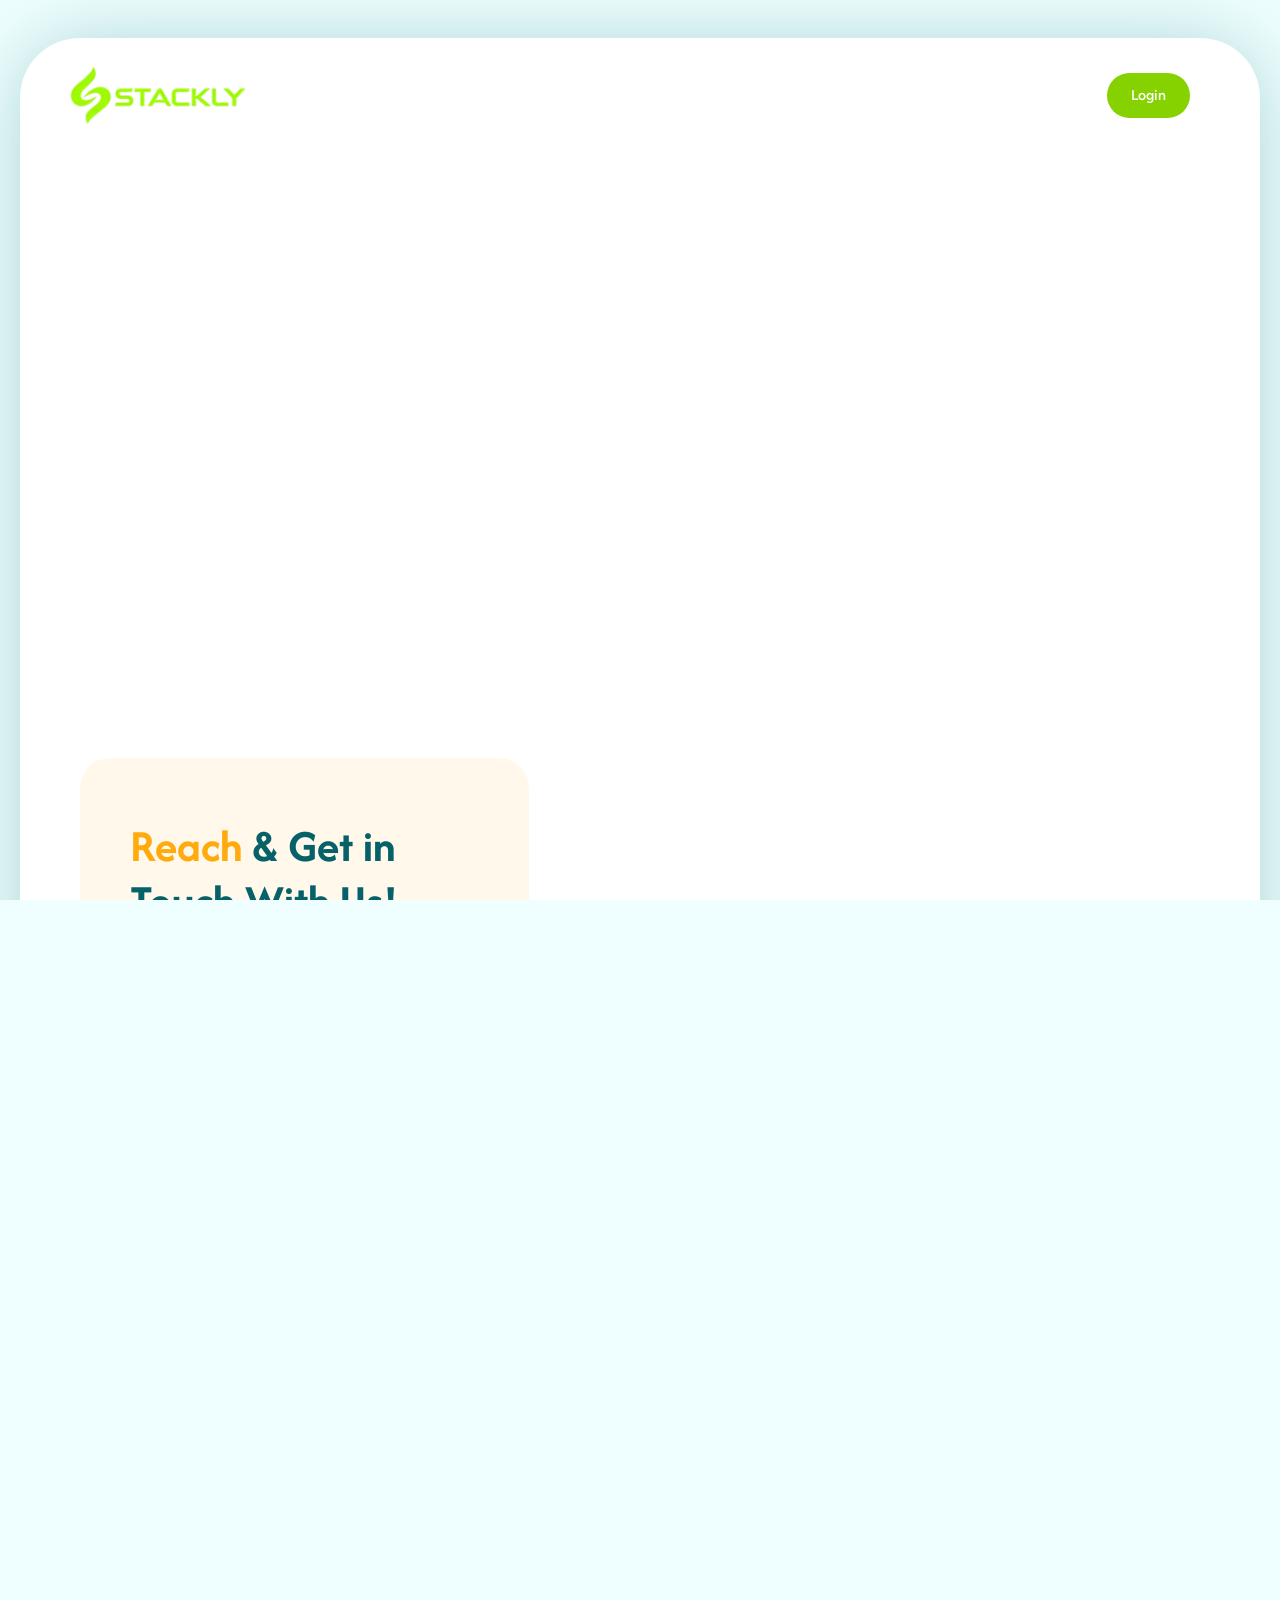
<file: contact.html>
<!DOCTYPE html>
<html lang="en">
<head>
    <!-- Character Encoding -->
	<meta charset="UTF-8">

	<!-- Responsive Design -->
	<meta name="viewport" content="width=device-width, initial-scale=1.0">

	<!-- Title -->
	<title>Stackly - Travel & Tour</title>

    <!-- IE Compatibility -->
    <meta http-equiv="X-UA-Compatible" content="IE=edge">
    <meta name="format-detection" content="telephone=no">
	<link rel="stylesheet" type="text/css" href="assets/icons/line-awesome/css/line-awesome.min.css">
	<link rel="stylesheet" type="text/css" href="assets/icons/flaticon/flaticon.css">
	<link rel="stylesheet" type="text/css" href="assets/icons/fontawesome/css/all.min.css">
	<link rel="stylesheet" type="text/css" href="assets/icons/themify-icons/css/themify-icons.css">
	<link rel="stylesheet" type="text/css" href="assets/icons/feather/css/feather.css">
	<link rel="stylesheet" href="assets/vendor/swiper/swiper-bundle.min.css">
	<link rel="stylesheet" href="assets/vendor/flatpickr/css/flatpicker.css">
	<link rel="stylesheet" href="assets/vendor/lightgallery/dist/css/lightgallery-bundle.min.css">
	<link rel="stylesheet" href="assets/vendor/nouislider/nouislider.min.css">

	<!-- style -->
	<link rel="stylesheet" href="assets/css/style.css">
	<link rel="preconnect" href="https://fonts.googleapis.com">
	<link rel="preconnect" href="https://fonts.gstatic.com" crossorigin>
	<link href="https://fonts.googleapis.com/css2?family=Inter:wght@100..900&family=Afacad:ital,wght@0,400..700;1,400..700&family=Figtree:ital,wght@0,300..900;1,300..900&family=Kaushan+Script&display=swap" rel="stylesheet">

	<style>

@media (min-width: 992px) {

    .page-content > div:first-child {
        min-height: 0 !important;
        height: auto !important;
    }

    .page-content > div:first-child > div {
        min-height: 0 !important;
    }

}

/* Contact illustration visibility fix */
.contact-image {
    display: block !important;
    visibility: visible !important;
    opacity: 1 !important;
    object-fit: contain;
    pointer-events: none;
}

@media (max-width: 1535px) {
    .contact-image {
        display: block !important;
        visibility: visible !important;
        opacity: 1 !important;
    }
}

@media (max-width: 991px) {
    .contact-image {
        position: relative !important;
        right: auto !important;
        bottom: auto !important;
        width: min(260px, 70%) !important;
        height: auto !important;
        margin: 25px auto 0 !important;
        z-index: 1 !important;
    }
}
	</style>
</head>
<body class="selection:bg-[#484848] selection:text-white">
<!-- LOADING AREA START ===== -->
<div class="loading-area">
    <div class="loading-box"></div>
    <div class="loading-pic">
        <figure class="loader">
            <div class="dot white"></div>
            <div class="dot"></div>
            <div class="dot"></div>
            <div class="dot"></div>
            <div class="dot"></div>
        </figure>
    </div>
</div>
<!-- LOADING AREA  END ====== -->

<!-- Curser Pointer -->
<div class="cursor"></div>
<div class="cursor2"></div>
<div class="page-wraper">
	<!-- HEADER START -->
<header class="site-header sticky-header absolute lg:left-8.75 lg:right-8.75 lg:top-8.75 left-0 right-0 top-0 duration-500 z-999 [.site-header.is-fixed]:fixed [.site-header.is-fixed]:animate-header-scroll-animation [.site-header.is-fixed]:bg-primary [.site-header.is-fixed]:rounded-b-3xl [.site-header.is-fixed]:top-0">

    <div class="main-bar-wraper">

        <!-- Keep the existing header structure -->
        <div class="w-full lg:min-h-30 min-h-20 lg:ps-8.75 px-4 lg:pe-13.75 duration-500 rounded-5xl flex items-center justify-between">

            <!-- Logo + Navigation -->
            <div class="flex relative w-full items-center">

                <!-- Logo -->
                <div class="flex items-center relative z-9 h-20 lg:w-44 w-30 shrink-0">
                    <a href="index.html" class="table-cell align-middle">
                        <img
                            src="assets/images/logo.webp"
                            alt="Stackly"
                            class="object-contain duration-500 max-w-40"
                        >
                    </a>
                </div>

                <!-- Mobile Menu Button -->
                <button
                    class="xmenu-toggler lg:hidden ml-auto size-11 bg-dark-600 relative cursor-pointer"
                    type="button"
                    aria-label="Open menu"
                    aria-expanded="false"
                    aria-controls="mobile-menu"
                >
                    <span class="block absolute left-2.5 h-0.5 rounded-px bg-white top-3.25 w-5.5"></span>
                    <span class="block absolute left-2.5 h-0.5 rounded-px bg-white top-5.5 w-6.25"></span>
                    <span class="block absolute left-2.5 h-0.5 rounded-px bg-white top-8 w-4"></span>
                </button>

                <!-- Navigation -->
                <div class="flex lg:justify-center lg:basis-auto lg:grow max-lg:flex-col justify-start font-base max-lg:fixed max-lg:h-screen max-lg:px-5 max-lg:top-0 max-lg:-left-75 max-lg:z-9999 max-lg:bg-white dark:max-lg:bg-dark max-lg:w-72 max-lg:overflow-auto max-lg:duration-700 header-nav custom-scroll">

                    <!-- Mobile Logo -->
                    <div class="flex items-center relative z-9 py-6.25 lg:hidden">
                        <a href="index.html" class="table-cell align-middle">
                            <img
                                src="assets/images/logo.webp"
                                alt="Stackly"
                                class="object-contain duration-500 max-w-36"
                            >
                        </a>
                    </div>

                    <!-- Main Navigation -->
                    <ul class="lg:flex flex-wrap navbar-nav items-center">

                        <!-- Home -->
                        <li class="lg:inline-block block max-lg:border-b max-lg:border-gray-200 relative">
                            <a
                                href="index.html"
                                class="lg:py-7.5 py-3 xl:px-5 lg:px-3 relative lg:inline-block block text-lg font-medium lg:text-white text-heading hover:text-secondary transition-all"
                            >
                                Home
                            </a>
                        </li>

                        <!-- About -->
                        <li class="lg:inline-block block max-lg:border-b max-lg:border-gray-200 relative">
                            <a
                                href="about.html"
                                class="lg:py-7.5 py-3 xl:px-5 lg:px-3 relative lg:inline-block block text-lg font-medium lg:text-white text-heading hover:text-secondary transition-all"
                            >
                                About
                            </a>
                        </li>

                        <!-- Services -->
                        <li class="lg:inline-block block max-lg:border-b max-lg:border-gray-200 relative">
                            <a
                                href="services.html"
                                class="lg:py-7.5 py-3 xl:px-5 lg:px-3 relative lg:inline-block block text-lg font-medium lg:text-white text-heading hover:text-secondary transition-all"
                            >
                                Services
                            </a>
                        </li>

                        <!-- Destination -->
                        <li class="lg:inline-block block max-lg:border-b max-lg:border-gray-200 relative">
                            <a
                                href="destination.html"
                                class="lg:py-7.5 py-3 xl:px-5 lg:px-3 relative lg:inline-block block text-lg font-medium lg:text-white text-heading hover:text-secondary transition-all"
                            >
                                Destination
                            </a>
                        </li>

                        <!-- Tour -->
                        <li class="lg:inline-block block max-lg:border-b max-lg:border-gray-200 relative">
                            <a
                                href="tours.html"
                                class="lg:py-7.5 py-3 xl:px-5 lg:px-3 relative lg:inline-block block text-lg font-medium lg:text-white text-heading hover:text-secondary transition-all"
                            >
                                Tour
                            </a>
                        </li>

                        <!-- Blog -->
                        <li class="lg:inline-block block max-lg:border-b max-lg:border-gray-200 relative">
                            <a
                                href="blogs.html"
                                class="lg:py-7.5 py-3 xl:px-5 lg:px-3 relative lg:inline-block block text-lg font-medium lg:text-white text-heading hover:text-secondary transition-all"
                            >
                                Blog
                            </a>
                        </li>

                        <!-- Contact -->
                        <li class="lg:inline-block block max-lg:border-b max-lg:border-gray-200 relative">
                            <a
                                href="contact.html"
                                class="lg:py-7.5 py-3 xl:px-5 lg:px-3 relative lg:inline-block block text-lg font-medium lg:text-white text-heading hover:text-secondary transition-all"
                            >
                                Contact
                            </a>
                        </li>

                        <!-- Mobile Login -->
                        <li class="lg:hidden block pt-5">
                            <a
                                href="login.html"
                                class="block text-center px-6 py-3 rounded-full bg-secondary text-white font-semibold"
                            >
                                Login
                            </a>
                        </li>

                    </ul>
                </div>

                <!-- Login Button -->
                <div class="hidden lg:flex items-center relative z-9 ml-auto shrink-0">
                    <a
                        href="login.html"
                        class="inline-flex items-center justify-center px-6 py-3 rounded-full bg-secondary text-white font-semibold hover:opacity-90 transition-all"
                    >
                        Login
                    </a>
                </div>

            </div>

        </div>
    </div>

</header>
<!-- HEADER END -->

	<div id="smooth-wrapper">
		<div id="smooth-content">
			<!-- CONTENT START -->
			<div class="page-content">
    
    <!-- ABOUT BANNER START -->
    <div
        class="relative w-full overflow-hidden"
        style="
            background-color: #034A50 !important;
            background-image: none !important;
        "
    >

        <!-- Dark teal overlay -->
        <div
            class="absolute inset-0"
            style="background: rgba(6, 97, 104, 0.25) !important;"
        ></div>

        <!-- Banner Content -->
        <div class="flex w-full lg:h-110 md:h-95 h-80 pb-10 items-baseline mx-auto relative z-5">

            <div class="relative md:mt-60 mt-45 flex items-center justify-center w-full flex-col">

                <!-- TITLE -->
                <div>
                    <h2
                        class="lg:text-60 md:text-52 text-28 relative"
                        style="color: #ffffff !important;"
                    >
                        Contact
                    </h2>
                </div>

                <!-- BREADCRUMB -->
                <div>
                    <ul class="inline-block">

                        <li
                            class="text-base pr-7.5 relative inline-block font-semibold
                            after:content-['-']
                            after:absolute
                            after:right-2
                            after:-top-1.5
                            after:text-26
                            after:font-normal"
                            style="
                                color: #ffffff !important;
                            "
                        >

                            <a
                                href="index.html"
                                style="color: #ffffff !important;"
                            >
                                Home
                            </a>

                        </li>

                        <li
                            class="relative inline-block text-base font-semibold"
                            style="color: #85D200 !important;"
                        >
                            Contact Us
                        </li>

                    </ul>
                </div>

            </div>

        </div>

        <!-- CLOUD -->
        <div class="h-50 w-full absolute top-50 left-0 z-1">
            <div class="inline-block whitespace-nowrap animate-moveCloud">
                <img
                    src="assets/images/inr-banner-cloud.webp"
                    alt="Image"
                    class="h-47.5"
                >
            </div>
        </div>

        <!-- AIRPLANE -->
        <div class="absolute w-1/2 right-0 top-0 bottom-0 z-1">
            <div class="mt-60 animate-slide-right">
                <img
                    src="assets/images/airplane.webp"
                    alt="Image"
                    class="animate-slide-top-fast"
                    width="378"
                    height="146"
                >
            </div>
        </div>

        <!-- LEFT BALLOON -->
        <div class="absolute right-11.25 bottom-16.25 animate-slide-top2 z-2">
            <img
                src="assets/images/hotballon-Left.webp"
                alt="Image"
                class="md:w-21 w-10"
                width="84"
                height="121"
            >
        </div>

        <!-- RIGHT BALLOON -->
        <div class="absolute md:-right-15 -right-10 top-41.25 animate-slide-top z-2">
            <img
                src="assets/images/hotballon-right.webp"
                alt="Image"
                class="md:w-37.5 w-20"
                width="230"
                height="333"
            >
        </div>

    </div>
    <!-- ABOUT BANNER END -->

	<!--CONTACT US SECTION START-->
				<div class="xl:py-30 py-12.5 px-5">
					<div class="max-w-437.5 mx-auto bg-white dark:bg-dark rounded-6xl xl:p-15 p-5 shadow-[0px_4px_80px_rgba(6,97,104,0.28)] relative">
						<!-- GOOGLE MAP -->
						<div class="w-full md:h-150 mb-15">
							<div class="gmap-outline">
								<div class="google-map">
    <div class="overflow-hidden" style="width: 100%">
        <iframe
            class="max-md:h-90 w-full rounded-4xl"
            height="600"
            src="https://www.google.com/maps?q=Salem%2C%20Tamil%20Nadu%2C%20India&output=embed"
            style="border:0;"
            allowfullscreen=""
            loading="lazy"
            referrerpolicy="no-referrer-when-downgrade">
        </iframe>
    </div>
</div>
							</div>
						</div>
						<div class="grid grid-cols-12 lg:gap-7.5">
							<div class="2xl:col-span-6 lg:col-span-5 col-span-12">
								<div>
									<div class="bg-eggshell dark:bg-eggshell/5 xl:py-15 xl:px-12.5 sm:p-7.5 p-5 rounded-3xl max-lg:mx-auto max-lg:max-w-160 max-md:max-w-full">
										<!-- TITLE START-->
										<div class="sm:mb-15 mb-7.5">
											<h2 class="xl:text-46 md:text-40 text-3xl mb-2.5"><span class="text-citrusyellow">Reach</span> & Get in Touch With Us!</h2>
											<div class="text-base">We'love to hear from you. Our friendly team is always here to chat</div>
										</div>
										<!-- TITLE END-->
										<form class="contact-form" id="contactForm" novalidate>

    <!-- Name -->
    <div class="mb-5 relative">
        <input
            required
            type="text"
            name="dzName"
            id="dzname"
            placeholder="Enter Your Name"
            autocomplete="name"
            class="block w-full sm:h-18.5 h-12.5 rounded-5xl border border-primary/20 sm:py-5 sm:px-10 py-1.25 px-3.75 sm:text-base text-sm text-bodycolor bg-white placeholder:text-bodycolor/0 duration-300 peer outline-0"
        >
        <label
            for="dzname"
            class="absolute sm:text-base text-sm text-bodycolor left-10 top-6 duration-300 transform -translate-y-3.5 scale-75 origin-0 peer-placeholder-shown:scale-100 peer-placeholder-shown:translate-y-0 peer-focus:scale-75 peer-focus:-translate-y-3.5 pointer-events-none origin-left"
        >
            Enter Your Name
        </label>
    </div>

    <!-- Email -->
    <div class="mb-5 relative">
        <input
            required
            type="email"
            name="dzEmail"
            id="emailaddress"
            placeholder="Enter Email Address"
            autocomplete="email"
            class="block w-full sm:h-18.5 h-12.5 rounded-5xl border border-primary/20 sm:py-5 sm:px-10 py-1.25 px-3.75 sm:text-base text-sm text-bodycolor bg-white placeholder:text-bodycolor/0 duration-300 peer outline-0"
        >
        <label
            for="emailaddress"
            class="absolute sm:text-base text-sm text-bodycolor left-10 top-6 duration-300 transform -translate-y-3.5 scale-75 origin-0 peer-placeholder-shown:scale-100 peer-placeholder-shown:translate-y-0 peer-focus:scale-75 peer-focus:-translate-y-3.5 pointer-events-none origin-left"
        >
            Email Address
        </label>
    </div>

    <!-- Subject -->
    <div class="mb-5 relative">
        <input
            required
            type="text"
            name="dzOther"
            id="Subject"
            placeholder="Select Your Subject"
            class="block w-full sm:h-18.5 h-12.5 rounded-5xl border border-primary/20 sm:py-5 sm:px-10 py-1.25 px-3.75 sm:text-base text-sm text-bodycolor bg-white placeholder:text-bodycolor/0 duration-300 peer outline-0"
        >
        <label
            for="Subject"
            class="absolute sm:text-base text-sm text-bodycolor left-10 top-6 duration-300 transform -translate-y-3.5 scale-75 origin-0 peer-placeholder-shown:scale-100 peer-placeholder-shown:translate-y-0 peer-focus:scale-75 peer-focus:-translate-y-3.5 pointer-events-none origin-left"
        >
            Subject
        </label>
    </div>

    <!-- Message -->
    <div class="mb-5 relative">
        <textarea
            required
            name="dzMessage"
            id="message"
            placeholder="Write here"
            class="block w-full min-h-42 h-full rounded-3xl border border-primary/20 py-10 px-7.5 sm:text-base text-sm text-bodycolor bg-white outline-0 placeholder:text-bodycolor/0 peer"
        ></textarea>
        <label
            for="message"
            class="absolute sm:text-base text-sm text-bodycolor left-10 top-6 duration-300 transform -translate-y-3.5 scale-75 origin-0 peer-placeholder-shown:scale-100 peer-placeholder-shown:translate-y-0 peer-focus:scale-75 peer-focus:-translate-y-3.5 pointer-events-none origin-left"
        >
            Write here
        </label>
    </div>

    <!-- Submit -->
    <button
        name="submit"
        type="submit"
        class="site-button butn-bg-shape"
    >
        Send Message
    </button>

</form>
									</div>
								</div>
							</div>
							<div class="2xl:col-span-6 lg:col-span-7 col-span-12">
								<div class="relative z-1">
									<div class="lg:pt-34.5 pt-12.5 lg:w-112.5 w-full lg:ml-6 max-lg:px-7.5  max-md:px-0">
										<!-- TITLE START-->
										<div class="sm:mb-15 mb-7.5">
											<h2 class="xl:text-46 md:text-40 text-3xl mb-2.5">Contact Us<span class="text-citrusyellow"> Detail</span></h2>
											<div class="text-base">Stackly is a multi-award-winning strategy and content creation agency that specializes in travel marketing.</div>
										</div>
										<!-- TITLE END-->
										<ul>
											<li class="mb-7.5">
												<div class="sm:flex items-center max-sm:text-center">
													<div class="bg-[#45869D] size-25 rounded-5xl flex items-center justify-center max-sm:mx-auto max-sm:mb-5">
														<div class="bg-white shadow-[0px_4px_4px_rgba(0,0,0,0.25)] size-17.5 rounded-5xl flex items-center justify-center">
															<i class="fa-solid fa-phone-volume text-34 text-skyblue"></i>
														</div>
													</div>
													<div class="sm:w-[calc(100%_-_100px)] sm:pl-7.5">
														<span class="text-lg font-normal text-primary dark:text-paleaqua leading-[1.4]">Phone</span>
														<h2 class="md:text-28 text-xl text-primary !font-semibold"><a>123 654 0214</a></h2>
													</div>
												</div>
											</li>
											<li class="mb-7.5">
												<div class="sm:flex items-center max-sm:text-center">
													<div class="bg-[#CE8594] size-25 rounded-5xl flex items-center justify-center max-sm:mx-auto max-sm:mb-5">
														<div class="bg-white shadow-[0px_4px_4px_rgba(0,0,0,0.25)] size-17.5 rounded-5xl flex items-center justify-center">
															<i class="fa-solid fa-envelope text-34 text-[#CE8594]"></i>
														</div>
													</div>
													<div class="sm:w-[calc(100%_-_100px)] sm:pl-7.5">
														<span class="text-lg font-normal text-primary dark:text-paleaqua leading-[1.4]">Email</span>
														<h2 class="md:text-28 text-xl text-primary !font-semibold"><a><span class="__cf_email__">info@stackly.com</span></a></h2>
													</div>
												</div>
											</li>
											<li class="mb-7.5">
												<div class="sm:flex items-center max-sm:text-center">
													<div class="bg-[#047881] size-25 rounded-5xl flex items-center justify-center max-sm:mx-auto max-sm:mb-5">
														<div class="bg-white shadow-[0px_4px_4px_rgba(0,0,0,0.25)] size-17.5 rounded-5xl flex items-center justify-center">
															<i class="fa-solid fa-house text-34 text-[#047881]"></i>
														</div>
													</div>
													<div class="sm:w-[calc(100%_-_100px)] sm:pl-7.5">
														<span class="text-lg font-normal text-primary dark:text-paleaqua leading-[1.4]">Address</span>
														<h2 class="md:text-28 text-xl text-primary !font-semibold">Salem, Tamilnadu, India.</h2>
													</div>
												</div>
											</li>
										</ul>
										<div class="lg:pt-12.5 max-sm:text-center">
											<h3 class="!font-display md:text-48 sm:text-40 text-2xl">Let's <span class="text-citrusyellow">Talk</span> About You !</h3>
										</div>
									</div>
									<img
    src="assets/images/Image-cont.webp"
    alt="Contact illustration"
    class="contact-image absolute -bottom-5 -right-5 w-65 z-0"
    width="260"
    height="488"
    loading="lazy"
>
								</div>
							</div>
						</div>
					</div>
				</div>
				<!--CONTACT US SECTION END-->
			</div>
			<!-- CONTENT END -->
			<!-- FOOTER START -->
			<footer class="pt-20 bg-primary bg-cover bg-[url(../images/background/ftr-dark-bg.webp)]">
				<div class="-mt-20 relative z-1 bg-citrusyellow">
					<div class="container md:flex items-center justify-between !py-6.25 2xl:!px-17.5 !px-3.75">
						<div class="pr-5 max-lg:w-1/2 max-md:!w-full">
						<div class="text-primary font-display lg:text-80 text-5xl leading-[0.75] lg:text-shadow-[2px_3px_0px_rgba(255,255,255,0.72)] pb-5"><span class="text-white inline-block">Subscribe</span> Now!</div>
							<div class="text-primary text-xl font-medium font-title max-md:mb-5">
								Sign up to searing weekly newsletter to get the latest updates. 
							</div>  
						</div>
						<div class="p-1.5 bg-light rounded-full max-w-107 flex-1 h-20">
						<form class="dzSubscribe" method="post" action="assets/script/mailchamp.php" onsubmit="return validateNewsletterForm(event)">
    <div class="dzSubscribeMsg"></div>

    <div class="flex relative">
        <label for="newsletter-email" class="sr-only">Email address</label>

        <input
            name="news-letter"
            required
            type="email"
            id="newsletter-email"
            autocomplete="email"
            class="form-control !h-17 !border-0 outline-none !py-2.5 !pl-5 !pr-17.5 rounded-full !text-2xs !leading-5 bg-white focus:text-[#212529] focus:bg-transparent focus:shadow-[0_1px_3px_0_rgba(0,0,0,0.6)] placeholder:text-primary"
            placeholder="Email address..."
        >

        <button
            type="submit"
            name="submit"
            value="submit"
            class="text-28 text-white rounded-full size-15 bg-primary absolute top-1.25 right-1.25 duration-500 cursor-pointer"
            aria-label="Subscribe to newsletter">
            <i class="fa-solid fa-magnifying-glass" aria-hidden="true"></i>
        </button>
    </div>
</form>

<script>
function validateNewsletterForm(event) {
    event.preventDefault();

    const emailInput = document.getElementById("newsletter-email");
    const email = emailInput.value.trim();
    const message = document.querySelector(".dzSubscribeMsg");

    // Email validation
    const emailPattern = /^[^\s@]+@[^\s@]+\.[^\s@]+$/;

    if (email === "") {
        message.innerHTML = "Please enter your email address.";
        message.style.color = "red";
        emailInput.focus();
        return false;
    }

    if (!emailPattern.test(email)) {
        message.innerHTML = "Please enter a valid email address.";
        message.style.color = "red";
        emailInput.focus();
        return false;
    }

    // Valid email → redirect to 404 page
    window.location.href = "404.html";

    return false;
}
</script>
						</div>
					</div>
				</div>
				<!-- FOOTER BLOCKES START -->  
				<div class="container">
					<div class="sm:pt-20 pt-10 text-white/06 border-b border-primary dark:border-white/15">
						<div class="grid grid-cols-12">
							<div class="lg:col-span-3 col-span-12 sm:px-3.75">
								<div class="mb-10">
									<div class="mb-10 text-center block max-w-48.25 after:table after:clear-both">
										<a href="index.html"><img src="assets/images/logo.webp" alt="logo" width="193" height="81" loading="lazy"></a>
									</div>
									<p class="sm:pr-12.5 mb-4 text-base text-white/50">Stackly is a travel-focused creative agency delivering smart marketing, engaging content, and digital experiences.</p>
									<ul class="mt-5">
									<li class="inline-flex xl:size-11.5 size-10.5 bg-citrusyellow xl:mr-2.5 mr-1.5 rounded-4xl justify-center items-center duration-500 hover:rounded-2lg group">
										<a class="inline-flex size-9 bg-primary rounded-4xl justify-center items-center duration-500 text-white text-lg group-hover:rounded-2lg" href="404.html">
											<i class="fa-brands fa-x-twitter group-hover:rotate-y-[360deg] group-hover:scale-[1.2] !inline-block duration-[0.5s] group-hover:text-citrusyellow"></i>
										</a>
									</li>
									<li class="inline-flex xl:size-11.5 size-10.5 bg-citrusyellow xl:mr-2.5 mr-1.5 rounded-4xl justify-center items-center duration-500 hover:rounded-2lg group">
										<a class="inline-flex size-9 bg-primary rounded-4xl justify-center items-center duration-500 text-white text-lg group-hover:rounded-2lg" href="404.html">
											<i class="fa-brands fa-facebook group-hover:rotate-y-[360deg] group-hover:scale-[1.2] !inline-block duration-[0.5s] group-hover:text-citrusyellow"></i>
										</a>
									</li>
									<li class="inline-flex xl:size-11.5 size-10.5 bg-citrusyellow xl:mr-2.5 mr-1.5 rounded-4xl justify-center items-center duration-500 hover:rounded-2lg group">
										<a class="inline-flex size-9 bg-primary rounded-4xl justify-center items-center duration-500 text-white text-lg group-hover:rounded-2lg" href="404.html">
											<i class="fa-brands fa-instagram group-hover:rotate-y-[360deg] group-hover:scale-[1.2] !inline-block duration-[0.5s] group-hover:text-citrusyellow"></i>
										</a>
									</li>
									<li class="inline-flex xl:size-11.5 size-10.5 bg-citrusyellow xl:mr-2.5 mr-1.5 rounded-4xl justify-center items-center duration-500 hover:rounded-2lg group">
										<a class="inline-flex size-9 bg-primary rounded-4xl justify-center items-center duration-500 text-white text-lg group-hover:rounded-2lg" href="404.html">
											<i class="fa-brands fa-pinterest group-hover:rotate-y-[360deg] group-hover:scale-[1.2] !inline-block duration-[0.5s] group-hover:text-citrusyellow"></i>
										</a>
									</li>
								</ul>
								</div>    
							</div>
							<div class="lg:col-span-2 col-span-6 mb-5 sm:px-3.75">
								<div class="mb-10">
									<h3 class="!text-white mb-7.5 relative xl:text-28 text-2xl">Quick Links</h3>
									<ul>
										<li class="block w-full py-0.5 overflow-hidden"><a class="pb-1.5 block duration-500 text-base text-paleaqua font-semibold hover:text-citrusyellow" href="about.html">About us</a></li>
										<li class="block w-full py-0.5 overflow-hidden"><a class="pb-1.5 block duration-500 text-base text-paleaqua font-semibold hover:text-citrusyellow" href="tour.html">Tour</a></li>
										<li class="block w-full py-0.5 overflow-hidden"><a class="pb-1.5 block duration-500 text-base text-paleaqua font-semibold hover:text-citrusyellow" href="services.html">Services</a></li>
										<li class="block w-full py-0.5 overflow-hidden"><a class="pb-1.5 block duration-500 text-base text-paleaqua font-semibold hover:text-citrusyellow" href="destination.html">Destinations</a></li>
										<li class="block w-full py-0.5 overflow-hidden"><a class="pb-1.5 block duration-500 text-base text-paleaqua font-semibold hover:text-citrusyellow" href="blog.html">News & Articles</a></li>
									</ul>
								</div>
							</div>
							<div class="lg:col-span-2 col-span-6 mb-5 sm:px-3.75">
								<div class="mb-10">
									<h3 class="!text-white mb-7.5 relative xl:text-28 text-2xl">Destinations</h3>
									<ul>
										<li class="block w-full py-0.5 overflow-hidden"><a class="pb-1.5 block duration-500 text-base text-paleaqua font-semibold hover:text-citrusyellow" href="404.html">Tokyo</a></li>
										<li class="block w-full py-0.5 overflow-hidden"><a class="pb-1.5 block duration-500 text-base text-paleaqua font-semibold hover:text-citrusyellow" href="404.html">France</a></li>
										<li class="block w-full py-0.5 overflow-hidden"><a class="pb-1.5 block duration-500 text-base text-paleaqua font-semibold hover:text-citrusyellow" href="404.html">Dubai</a></li>
										<li class="block w-full py-0.5 overflow-hidden"><a class="pb-1.5 block duration-500 text-base text-paleaqua font-semibold hover:text-citrusyellow" href="404.html">Kenya</a></li>
										<li class="block w-full py-0.5 overflow-hidden"><a class="pb-1.5 block duration-500 text-base text-paleaqua font-semibold hover:text-citrusyellow" href="404.html">Vietnam</a></li>
									</ul>
								</div>
							</div>
							<div class="lg:col-span-2 col-span-6 mb-5 sm:px-3.75">
								<div class="mb-10">
									<h3 class="!text-white mb-7.5 relative xl:text-28 text-2xl">Legal</h3>
									<ul>
										<li class="block w-full py-0.5 overflow-hidden"><a class="pb-1.5 block duration-500 text-base text-paleaqua font-semibold hover:text-citrusyellow" href="404.html">Terms & Condition</a></li>
										<li class="block w-full py-0.5 overflow-hidden"><a class="pb-1.5 block duration-500 text-base text-paleaqua font-semibold hover:text-citrusyellow" href="404.html">Privacy Policy</a></li>
										<li class="block w-full py-0.5 overflow-hidden"><a class="pb-1.5 block duration-500 text-base text-paleaqua font-semibold hover:text-citrusyellow" href="contact.html">Contact</a></li>
										<li class="block w-full py-0.5 overflow-hidden"><a class="pb-1.5 block duration-500 text-base text-paleaqua font-semibold hover:text-citrusyellow" href="404.html">Careers</a></li>
										<li class="block w-full py-0.5 overflow-hidden"><a class="pb-1.5 block duration-500 text-base text-paleaqua font-semibold hover:text-citrusyellow" href="404.html">Help</a></li>
									</ul>
								</div>
							</div>
							<div class="lg:col-span-3 sm:col-span-6 col-span-12 sm:px-3.75">
								<div class="mb-10">
									<ul> 
										<li class="mb-2.5 relative flex items-center">
											<div class="xl:size-14 size-12 xl:min-w-14 min-w-12 rounded-full mr-3.5 bg-white/40 flex items-center justify-center">
												<i class="fa-solid fa-phone text-xl text-white"></i>
											</div>
											<a>
												<span class="xl:text-3xl text-2xl text-citrusyellow font-normal font-display">123 654 0214</span>
											</a>
										</li>
										<li class="mb-2.5 relative flex items-center">
											<div class="xl:size-14 size-12 xl:min-w-14 min-w-12 rounded-full mr-3.5 bg-white/40 flex items-center justify-center">
												<i class="fa-solid fa-envelope text-xl text-white"></i>
											</div>
											<a class="black text-paleaqua font-semibold xl:text-lg text-sm font-base"><span class="__cf_email__">info@stackly.com</span></a>
										</li>
										<li class="relative flex items-center">
											<div class="xl:size-14 size-12 xl:min-w-14 min-w-12 rounded-full mr-3.5 bg-white/40 flex items-center justify-center">
												<i class="fa-solid fa-house text-xl text-white"></i>
											</div>
											<span class="black text-paleaqua font-semibold xl:text-lg text-sm font-base">Salem, Tamilnadu, India.</span>
										</li>
									</ul>  
								</div>
							</div>
						</div>
					</div>
					<div class="xl:py-10 py-1.25 xl:flex items-center">
						<h3 class="whitespace-nowrap mr-11.5 !text-white relative text-28 max-xl:mb-7.5">Follow Instagram</h3>
						<ul class="flex xl:gap-5 max-xl:gap-y-2.5 max-xl:gap-x-[2%] max-xl:flex-wrap">
							<li class="xl:w-[9.43%] lg:w-[9.33%] sm:w-[18.4%] w-[32%]">
								<a href="404.html" class="relative rounded-2xl overflow-hidden flex items-center justify-center duration-500 bg-primary group">
									<img src="assets/images/insta-gallery/pic1.webp" alt="pic1" class="group-hover:opacity-80 group-hover:[filter:blur(3px)]" width="100" height="100" loading="lazy">
									<span class="absolute top-1/2 left-1/2 table -translate-1/2 size-22.5 after:absolute after:block after:w-[0%] after:h-1.5 after:border-t after:border-b after:border-white after:opacity-80 after:top-1/2 after:-translate-y-1/2 after:duration-500 before:absolute before:block before:w-[0%] before:h-1.5 before:border-t before:border-b before:border-white before:opacity-80 before:top-1/2 before:-translate-y-1/2 before:duration-500 before:-right-3/5 after:-left-3/5 group-hover:opacity-100 group-hover:before:w-4/5 group-hover:after:w-4/5">
										<i class="fa-brands fa-instagram absolute left-1/2 top-1/2 translate-1/2 text-white opacity-0 duration-500 group-hover:scale-[1.1] group-hover:-translate-1/2 group-hover:opacity-100"></i>
									</span>
								</a>
							</li>
							<li class="xl:w-[9.43%] lg:w-[9.33%] sm:w-[18.4%] w-[32%]">
								<a href="404.html" class="relative rounded-2xl overflow-hidden flex items-center justify-center duration-500 bg-primary group">
									<img src="assets/images/insta-gallery/pic2.webp" alt="pic2" class="group-hover:opacity-80 group-hover:[filter:blur(3px)]" width="100" height="100" loading="lazy">
									<span class="absolute top-1/2 left-1/2 table -translate-1/2 size-22.5 after:absolute after:block after:w-[0%] after:h-1.5 after:border-t after:border-b after:border-white after:opacity-80 after:top-1/2 after:-translate-y-1/2 after:duration-500 before:absolute before:block before:w-[0%] before:h-1.5 before:border-t before:border-b before:border-white before:opacity-80 before:top-1/2 before:-translate-y-1/2 before:duration-500 before:-right-3/5 after:-left-3/5 group-hover:opacity-100 group-hover:before:w-4/5 group-hover:after:w-4/5">
										<i class="fa-brands fa-instagram absolute left-1/2 top-1/2 translate-1/2 text-white opacity-0 duration-500 group-hover:scale-[1.1] group-hover:-translate-1/2 group-hover:opacity-100"></i>
									</span>
								</a>
							</li>
							<li class="xl:w-[9.43%] lg:w-[9.33%] sm:w-[18.4%] w-[32%]">
								<a href="404.html" class="relative rounded-2xl overflow-hidden flex items-center justify-center duration-500 bg-primary group">
									<img src="assets/images/insta-gallery/pic3.webp" alt="pic3" class="group-hover:opacity-80 group-hover:[filter:blur(3px)]" width="100" height="100" loading="lazy">
									<span class="absolute top-1/2 left-1/2 table -translate-1/2 size-22.5 after:absolute after:block after:w-[0%] after:h-1.5 after:border-t after:border-b after:border-white after:opacity-80 after:top-1/2 after:-translate-y-1/2 after:duration-500 before:absolute before:block before:w-[0%] before:h-1.5 before:border-t before:border-b before:border-white before:opacity-80 before:top-1/2 before:-translate-y-1/2 before:duration-500 before:-right-3/5 after:-left-3/5 group-hover:opacity-100 group-hover:before:w-4/5 group-hover:after:w-4/5">
										<i class="fa-brands fa-instagram absolute left-1/2 top-1/2 translate-1/2 text-white opacity-0 duration-500 group-hover:scale-[1.1] group-hover:-translate-1/2 group-hover:opacity-100"></i>
									</span>
								</a>
							</li>
							<li class="xl:w-[9.43%] lg:w-[9.33%] sm:w-[18.4%] w-[32%]">
								<a href="404.html" class="relative rounded-2xl overflow-hidden flex items-center justify-center duration-500 bg-primary group">
									<img src="assets/images/insta-gallery/pic4.webp" alt="pic4" class="group-hover:opacity-80 group-hover:[filter:blur(3px)]" width="100" height="100" loading="lazy">
									<span class="absolute top-1/2 left-1/2 table -translate-1/2 size-22.5 after:absolute after:block after:w-[0%] after:h-1.5 after:border-t after:border-b after:border-white after:opacity-80 after:top-1/2 after:-translate-y-1/2 after:duration-500 before:absolute before:block before:w-[0%] before:h-1.5 before:border-t before:border-b before:border-white before:opacity-80 before:top-1/2 before:-translate-y-1/2 before:duration-500 before:-right-3/5 after:-left-3/5 group-hover:opacity-100 group-hover:before:w-4/5 group-hover:after:w-4/5">
										<i class="fa-brands fa-instagram absolute left-1/2 top-1/2 translate-1/2 text-white opacity-0 duration-500 group-hover:scale-[1.1] group-hover:-translate-1/2 group-hover:opacity-100"></i>
									</span>
								</a>
							</li>
							<li class="xl:w-[9.43%] lg:w-[9.33%] sm:w-[18.4%] w-[32%]">
								<a href="404.html" class="relative rounded-2xl overflow-hidden flex items-center justify-center duration-500 bg-primary group">
									<img src="assets/images/insta-gallery/pic5.webp" alt="pic5" class="group-hover:opacity-80 group-hover:[filter:blur(3px)]" width="100" height="100" loading="lazy">
									<span class="absolute top-1/2 left-1/2 table -translate-1/2 size-22.5 after:absolute after:block after:w-[0%] after:h-1.5 after:border-t after:border-b after:border-white after:opacity-80 after:top-1/2 after:-translate-y-1/2 after:duration-500 before:absolute before:block before:w-[0%] before:h-1.5 before:border-t before:border-b before:border-white before:opacity-80 before:top-1/2 before:-translate-y-1/2 before:duration-500 before:-right-3/5 after:-left-3/5 group-hover:opacity-100 group-hover:before:w-4/5 group-hover:after:w-4/5">
										<i class="fa-brands fa-instagram absolute left-1/2 top-1/2 translate-1/2 text-white opacity-0 duration-500 group-hover:scale-[1.1] group-hover:-translate-1/2 group-hover:opacity-100"></i>
									</span>
								</a>
							</li>
							<li class="xl:w-[9.43%] lg:w-[9.33%] sm:w-[18.4%] w-[32%]">
								<a href="404.html" class="relative rounded-2xl overflow-hidden flex items-center justify-center duration-500 bg-primary group">
									<img src="assets/images/insta-gallery/pic6.webp" alt="pic6" class="group-hover:opacity-80 group-hover:[filter:blur(3px)]" width="100" height="100" loading="lazy">
									<span class="absolute top-1/2 left-1/2 table -translate-1/2 size-22.5 after:absolute after:block after:w-[0%] after:h-1.5 after:border-t after:border-b after:border-white after:opacity-80 after:top-1/2 after:-translate-y-1/2 after:duration-500 before:absolute before:block before:w-[0%] before:h-1.5 before:border-t before:border-b before:border-white before:opacity-80 before:top-1/2 before:-translate-y-1/2 before:duration-500 before:-right-3/5 after:-left-3/5 group-hover:opacity-100 group-hover:before:w-4/5 group-hover:after:w-4/5">
										<i class="fa-brands fa-instagram absolute left-1/2 top-1/2 translate-1/2 text-white opacity-0 duration-500 group-hover:scale-[1.1] group-hover:-translate-1/2 group-hover:opacity-100"></i>
									</span>
								</a>
							</li>
							<li class="xl:w-[9.43%] lg:w-[9.33%] sm:w-[18.4%] w-[32%]">
								<a href="404.html" class="relative rounded-2xl overflow-hidden flex items-center justify-center duration-500 bg-primary group">
									<img src="assets/images/insta-gallery/pic7.webp" alt="pic7" class="group-hover:opacity-80 group-hover:[filter:blur(3px)]" width="100" height="100" loading="lazy">
									<span class="absolute top-1/2 left-1/2 table -translate-1/2 size-22.5 after:absolute after:block after:w-[0%] after:h-1.5 after:border-t after:border-b after:border-white after:opacity-80 after:top-1/2 after:-translate-y-1/2 after:duration-500 before:absolute before:block before:w-[0%] before:h-1.5 before:border-t before:border-b before:border-white before:opacity-80 before:top-1/2 before:-translate-y-1/2 before:duration-500 before:-right-3/5 after:-left-3/5 group-hover:opacity-100 group-hover:before:w-4/5 group-hover:after:w-4/5">
										<i class="fa-brands fa-instagram absolute left-1/2 top-1/2 translate-1/2 text-white opacity-0 duration-500 group-hover:scale-[1.1] group-hover:-translate-1/2 group-hover:opacity-100"></i>
									</span>
								</a>
							</li>
							<li class="xl:w-[9.43%] lg:w-[9.33%] sm:w-[18.4%] w-[32%]">
								<a href="404.html" class="relative rounded-2xl overflow-hidden flex items-center justify-center duration-500 bg-primary group">
									<img src="assets/images/insta-gallery/pic8.webp" alt="pic8" class="group-hover:opacity-80 group-hover:[filter:blur(3px)]" width="100" height="100" loading="lazy">
									<span class="absolute top-1/2 left-1/2 table -translate-1/2 size-22.5 after:absolute after:block after:w-[0%] after:h-1.5 after:border-t after:border-b after:border-white after:opacity-80 after:top-1/2 after:-translate-y-1/2 after:duration-500 before:absolute before:block before:w-[0%] before:h-1.5 before:border-t before:border-b before:border-white before:opacity-80 before:top-1/2 before:-translate-y-1/2 before:duration-500 before:-right-3/5 after:-left-3/5 group-hover:opacity-100 group-hover:before:w-4/5 group-hover:after:w-4/5">
										<i class="fa-brands fa-instagram absolute left-1/2 top-1/2 translate-1/2 text-white opacity-0 duration-500 group-hover:scale-[1.1] group-hover:-translate-1/2 group-hover:opacity-100"></i>
									</span>
								</a>
							</li>
							<li class="xl:w-[9.43%] lg:w-[9.33%] sm:w-[18.4%] w-[32%]">
								<a href="404.html" class="relative rounded-2xl overflow-hidden flex items-center justify-center duration-500 bg-primary group">
									<img src="assets/images/insta-gallery/pic9.webp" alt="pic9" class="group-hover:opacity-80 group-hover:[filter:blur(3px)]" width="100" height="100" loading="lazy">
									<span class="absolute top-1/2 left-1/2 table -translate-1/2 size-22.5 after:absolute after:block after:w-[0%] after:h-1.5 after:border-t after:border-b after:border-white after:opacity-80 after:top-1/2 after:-translate-y-1/2 after:duration-500 before:absolute before:block before:w-[0%] before:h-1.5 before:border-t before:border-b before:border-white before:opacity-80 before:top-1/2 before:-translate-y-1/2 before:duration-500 before:-right-3/5 after:-left-3/5 group-hover:opacity-100 group-hover:before:w-4/5 group-hover:after:w-4/5">
										<i class="fa-brands fa-instagram absolute left-1/2 top-1/2 translate-1/2 text-white opacity-0 duration-500 group-hover:scale-[1.1] group-hover:-translate-1/2 group-hover:opacity-100"></i>
									</span>
								</a>
							</li>
						</ul>
					</div>
					<div class="py-10 text-white relative z-1 font-normal after:absolute after:bg-primary after:max-w-135 after:h-px after:left-1/2 after:top-0 after:-translate-x-1/2">
						<div class="container">
							<p class="copyrights-text text-center text-sm font-semibold">© <span class="current-year">2024</span> <a href="https://www.dexignzone.com/"><span class="inline-block text-citrusyellow uppercase text-center text-sm font-semibold">Stackly</span></a> All  Rights Reserved.</p>
						</div>
					</div>		
				</div>
				<!-- FOOTER COPYRIGHT -->
			</footer>
			<!-- FOOTER END -->
		</div>
	</div>
	
<!-- JAVASCRIPT  FILES ========================================= --> 
<script src="assets/js/jquery.min.js"></script>
<script src="assets/vendor/gsap/gsap.min.js"></script>
<script src="assets/vendor/gsap/ScrollSmoother.js"></script>
<script src="assets/vendor/gsap/ScrollTrigger.min.js"></script>
<script src="assets/vendor/swiper/swiper-bundle.min.js"></script>
<script src="assets/vendor/masonry/masonry-4.2.2.js"></script>
<script src="assets/vendor/masonry/isotope.pkgd.min.js"></script>
<script src="assets/vendor/flatpickr/js/flatpickr.js"></script>
<script src="assets/vendor/nouislider/nouislider.min.js"></script>
<script src="assets/vendor/xmenu/xmenu.js"></script>
<script src="assets/js/imagesloaded.pkgd.min.js"></script>
<script src="assets/js/theia-sticky-sidebar.js"></script>
<script src="assets/js/owl.carousel.min.js"></script>
<script src="assets/js/isotope.pkgd.min.js"></script>
<script src="assets/js/dz.carousel.js"></script>
<script src="assets/js/lc_lightbox.lite.js"></script>
<script src="assets/js/dz.ajax.js"></script>
<script src="assets/js/animation.js"></script>
<script src="assets/js/custom.js"></script>
<script>
document.getElementById("contactForm").addEventListener("submit", function (event) {
    event.preventDefault();

    const form = this;

    // Browser validation
    if (!form.checkValidity()) {
        form.reportValidity();
        return;
    }

    // Get values
    const name = document.getElementById("dzname").value.trim();
    const email = document.getElementById("emailaddress").value.trim();
    const subject = document.getElementById("Subject").value.trim();
    const message = document.getElementById("message").value.trim();

    // Additional validation
    if (name === "") {
        alert("Please enter your name.");
        document.getElementById("dzname").focus();
        return;
    }

    if (email === "") {
        alert("Please enter your email address.");
        document.getElementById("emailaddress").focus();
        return;
    }

    if (subject === "") {
        alert("Please enter the subject.");
        document.getElementById("Subject").focus();
        return;
    }

    if (message === "") {
        alert("Please enter your message.");
        document.getElementById("message").focus();
        return;
    }

    // Email validation
    const emailPattern = /^[^\s@]+@[^\s@]+\.[^\s@]+$/;

    if (!emailPattern.test(email)) {
        alert("Please enter a valid email address.");
        document.getElementById("emailaddress").focus();
        return;
    }

    // All validation passed
    window.location.href = "404.html";
});
</script>
</body>
</html>
</file>
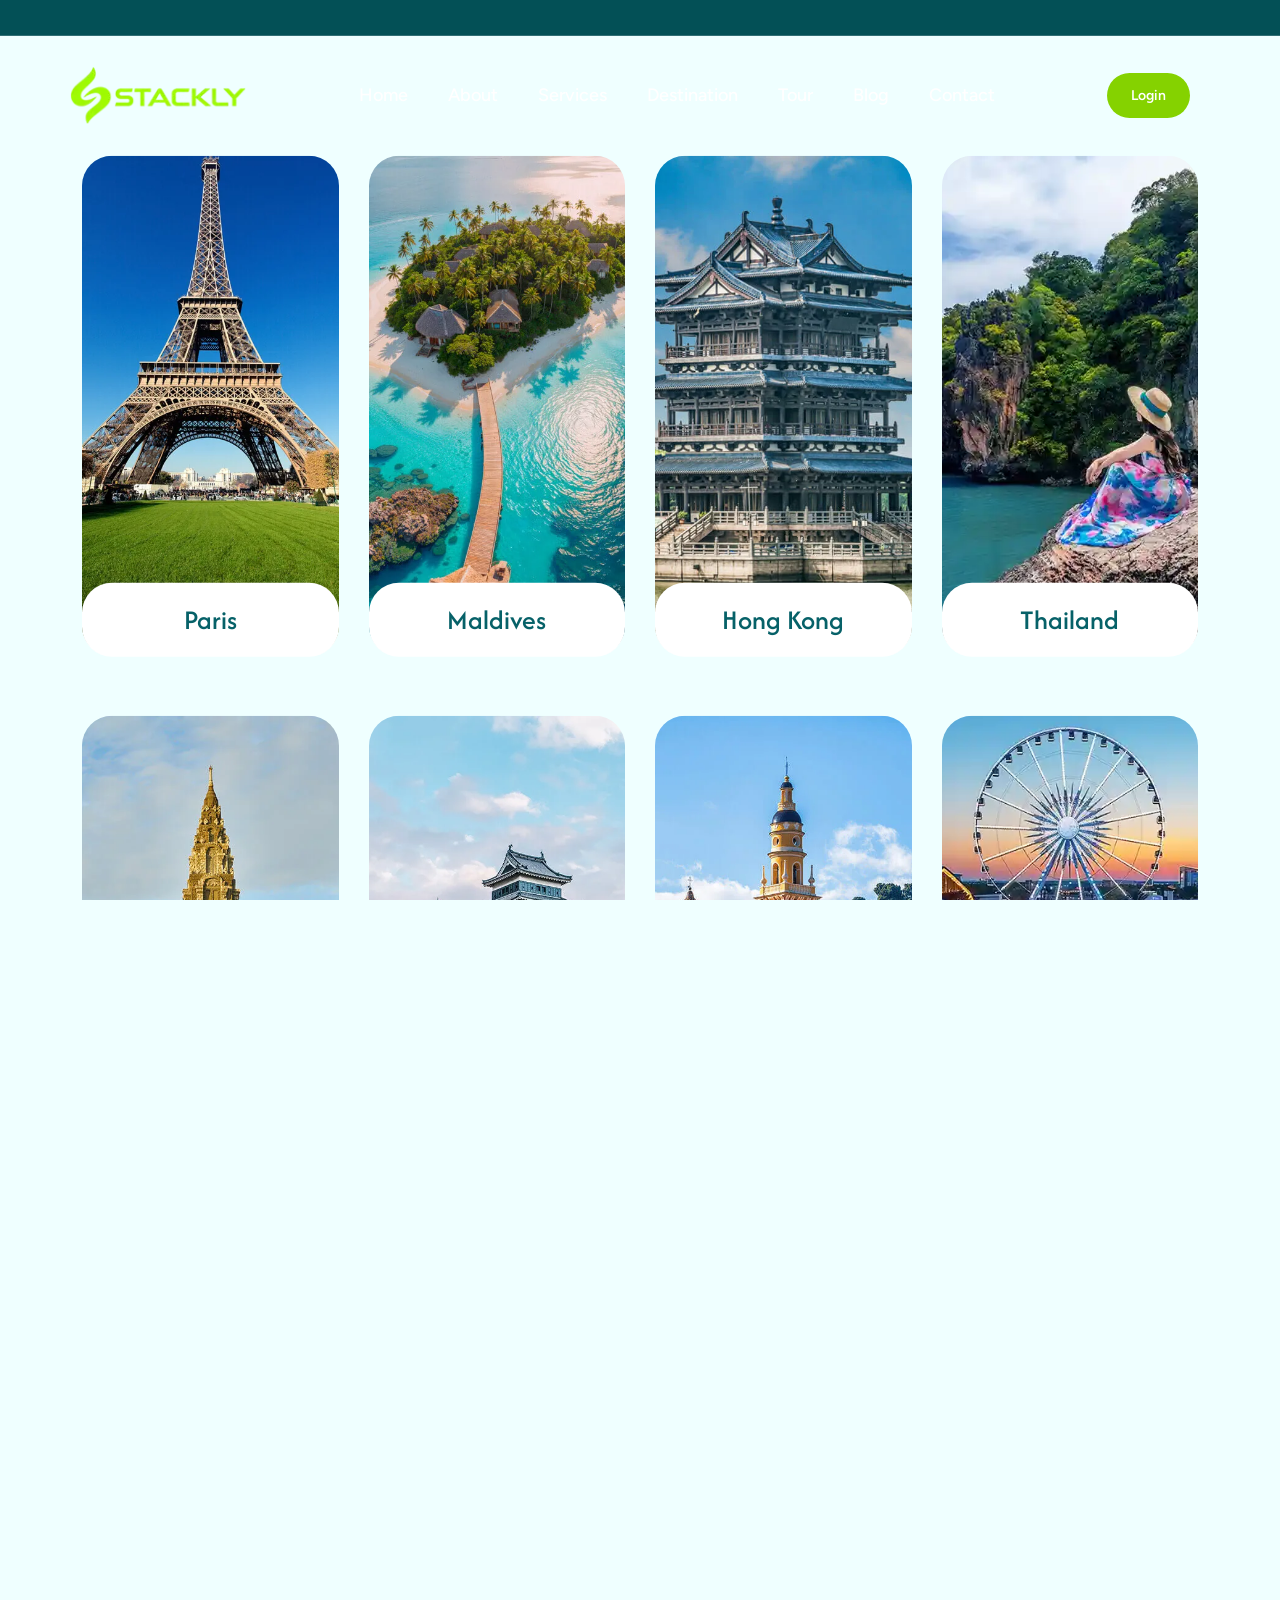
<file: destination.html>
<!DOCTYPE html>
<html lang="en">
<head>
    <!-- Character Encoding -->
	<meta charset="UTF-8">

	<!-- Responsive Design -->
	<meta name="viewport" content="width=device-width, initial-scale=1.0">

	<!-- Title -->
	<title>Stackly - Travel & Tour</title>

    <!-- IE Compatibility -->
    <meta http-equiv="X-UA-Compatible" content="IE=edge">
    <meta name="format-detection" content="telephone=no">
	<link rel="stylesheet" type="text/css" href="assets/icons/line-awesome/css/line-awesome.min.css">
	<link rel="stylesheet" type="text/css" href="assets/icons/flaticon/flaticon.css">
	<link rel="stylesheet" type="text/css" href="assets/icons/fontawesome/css/all.min.css">
	<link rel="stylesheet" type="text/css" href="assets/icons/themify-icons/css/themify-icons.css">
	<link rel="stylesheet" type="text/css" href="assets/icons/feather/css/feather.css">
	<link rel="stylesheet" href="assets/vendor/swiper/swiper-bundle.min.css">
	<link rel="stylesheet" href="assets/vendor/flatpickr/css/flatpicker.css">
	<link rel="stylesheet" href="assets/vendor/lightgallery/dist/css/lightgallery-bundle.min.css">
	<link rel="stylesheet" href="assets/vendor/nouislider/nouislider.min.css">

	<!-- style -->
	<link rel="stylesheet" href="assets/css/style.css">
	<link rel="preconnect" href="https://fonts.googleapis.com">
	<link rel="preconnect" href="https://fonts.gstatic.com" crossorigin>
	<link href="https://fonts.googleapis.com/css2?family=Inter:wght@100..900&family=Afacad:ital,wght@0,400..700;1,400..700&family=Figtree:ital,wght@0,300..900;1,300..900&family=Kaushan+Script&display=swap" rel="stylesheet">

	<style>

@media (min-width: 992px) {

    .page-content > div:first-child {
        min-height: 0 !important;
        height: auto !important;
    }

    .page-content > div:first-child > div {
        min-height: 0 !important;
    }

}
	</style>
</head>
<body class="selection:bg-[#484848] selection:text-white">
<!-- LOADING AREA START ===== -->
<div class="loading-area">
    <div class="loading-box"></div>
    <div class="loading-pic">
        <figure class="loader">
            <div class="dot white"></div>
            <div class="dot"></div>
            <div class="dot"></div>
            <div class="dot"></div>
            <div class="dot"></div>
        </figure>
    </div>
</div>
<!-- LOADING AREA  END ====== -->

<!-- Curser Pointer -->
<div class="cursor"></div>
<div class="cursor2"></div>
<div class="page-wraper">
	<!-- HEADER START -->
<header class="site-header sticky-header absolute lg:left-8.75 lg:right-8.75 lg:top-8.75 left-0 right-0 top-0 duration-500 z-999 [.site-header.is-fixed]:fixed [.site-header.is-fixed]:animate-header-scroll-animation [.site-header.is-fixed]:bg-primary [.site-header.is-fixed]:rounded-b-3xl [.site-header.is-fixed]:top-0">

    <div class="main-bar-wraper">

        <!-- Keep the existing header structure -->
        <div class="w-full lg:min-h-30 min-h-20 lg:ps-8.75 px-4 lg:pe-13.75 duration-500 rounded-5xl flex items-center justify-between">

            <!-- Logo + Navigation -->
            <div class="flex relative w-full items-center">

                <!-- Logo -->
                <div class="flex items-center relative z-9 h-20 lg:w-44 w-30 shrink-0">
                    <a href="index.html" class="table-cell align-middle">
                        <img
                            src="assets/images/logo.webp"
                            alt="Stackly"
                            class="object-contain duration-500 max-w-40"
                        >
                    </a>
                </div>

                <!-- Mobile Menu Button -->
                <button
                    class="xmenu-toggler lg:hidden ml-auto size-11 bg-dark-600 relative cursor-pointer"
                    type="button"
                    aria-label="Open menu"
                    aria-expanded="false"
                    aria-controls="mobile-menu"
                >
                    <span class="block absolute left-2.5 h-0.5 rounded-px bg-white top-3.25 w-5.5"></span>
                    <span class="block absolute left-2.5 h-0.5 rounded-px bg-white top-5.5 w-6.25"></span>
                    <span class="block absolute left-2.5 h-0.5 rounded-px bg-white top-8 w-4"></span>
                </button>

                <!-- Navigation -->
                <div class="flex lg:justify-center lg:basis-auto lg:grow max-lg:flex-col justify-start font-base max-lg:fixed max-lg:h-screen max-lg:px-5 max-lg:top-0 max-lg:-left-75 max-lg:z-9999 max-lg:bg-white dark:max-lg:bg-dark max-lg:w-72 max-lg:overflow-auto max-lg:duration-700 header-nav custom-scroll">

                    <!-- Mobile Logo -->
                    <div class="flex items-center relative z-9 py-6.25 lg:hidden">
                        <a href="index.html" class="table-cell align-middle">
                            <img
                                src="assets/images/logo.webp"
                                alt="Stackly"
                                class="object-contain duration-500 max-w-36"
                            >
                        </a>
                    </div>

                    <!-- Main Navigation -->
                    <ul class="lg:flex flex-wrap navbar-nav items-center">

                        <!-- Home -->
                        <li class="lg:inline-block block max-lg:border-b max-lg:border-gray-200 relative">
                            <a
                                href="index.html"
                                class="lg:py-7.5 py-3 xl:px-5 lg:px-3 relative lg:inline-block block text-lg font-medium lg:text-white text-heading hover:text-secondary transition-all"
                            >
                                Home
                            </a>
                        </li>

                        <!-- About -->
                        <li class="lg:inline-block block max-lg:border-b max-lg:border-gray-200 relative">
                            <a
                                href="about.html"
                                class="lg:py-7.5 py-3 xl:px-5 lg:px-3 relative lg:inline-block block text-lg font-medium lg:text-white text-heading hover:text-secondary transition-all"
                            >
                                About
                            </a>
                        </li>

                        <!-- Services -->
                        <li class="lg:inline-block block max-lg:border-b max-lg:border-gray-200 relative">
                            <a
                                href="services.html"
                                class="lg:py-7.5 py-3 xl:px-5 lg:px-3 relative lg:inline-block block text-lg font-medium lg:text-white text-heading hover:text-secondary transition-all"
                            >
                                Services
                            </a>
                        </li>

                        <!-- Destination -->
                        <li class="lg:inline-block block max-lg:border-b max-lg:border-gray-200 relative">
                            <a
                                href="destination.html"
                                class="lg:py-7.5 py-3 xl:px-5 lg:px-3 relative lg:inline-block block text-lg font-medium lg:text-white text-heading hover:text-secondary transition-all"
                            >
                                Destination
                            </a>
                        </li>

                        <!-- Tour -->
                        <li class="lg:inline-block block max-lg:border-b max-lg:border-gray-200 relative">
                            <a
                                href="tours.html"
                                class="lg:py-7.5 py-3 xl:px-5 lg:px-3 relative lg:inline-block block text-lg font-medium lg:text-white text-heading hover:text-secondary transition-all"
                            >
                                Tour
                            </a>
                        </li>

                        <!-- Blog -->
                        <li class="lg:inline-block block max-lg:border-b max-lg:border-gray-200 relative">
                            <a
                                href="blogs.html"
                                class="lg:py-7.5 py-3 xl:px-5 lg:px-3 relative lg:inline-block block text-lg font-medium lg:text-white text-heading hover:text-secondary transition-all"
                            >
                                Blog
                            </a>
                        </li>

                        <!-- Contact -->
                        <li class="lg:inline-block block max-lg:border-b max-lg:border-gray-200 relative">
                            <a
                                href="contact.html"
                                class="lg:py-7.5 py-3 xl:px-5 lg:px-3 relative lg:inline-block block text-lg font-medium lg:text-white text-heading hover:text-secondary transition-all"
                            >
                                Contact
                            </a>
                        </li>

                        <!-- Mobile Login -->
                        <li class="lg:hidden block pt-5">
                            <a
                                href="login.html"
                                class="block text-center px-6 py-3 rounded-full bg-secondary text-white font-semibold"
                            >
                                Login
                            </a>
                        </li>

                    </ul>
                </div>

                <!-- Login Button -->
                <div class="hidden lg:flex items-center relative z-9 ml-auto shrink-0">
                    <a
                        href="login.html"
                        class="inline-flex items-center justify-center px-6 py-3 rounded-full bg-secondary text-white font-semibold hover:opacity-90 transition-all"
                    >
                        Login
                    </a>
                </div>

            </div>

        </div>
    </div>

</header>
<!-- HEADER END -->

	<div id="smooth-wrapper">
		<div id="smooth-content">
			<!-- CONTENT START -->
			<div class="page-content">
    
    <!-- ABOUT BANNER START -->
    <div
        class="relative w-full overflow-hidden"
        style="
            background-color: #034A50 !important;
            background-image: none !important;
        "
    >

        <!-- Dark teal overlay -->
        <div
            class="absolute inset-0"
            style="background: rgba(6, 97, 104, 0.25) !important;"
        ></div>

        <!-- Banner Content -->
        <div class="flex w-full lg:h-110 md:h-95 h-80 pb-10 items-baseline mx-auto relative z-5">

            <div class="relative md:mt-60 mt-45 flex items-center justify-center w-full flex-col">

                <!-- TITLE -->
                <div>
                    <h2
                        class="lg:text-60 md:text-52 text-28 relative"
                        style="color: #ffffff !important;"
                    >
                        Destinations
                    </h2>
                </div>

                <!-- BREADCRUMB -->
                <div>
                    <ul class="inline-block">

                        <li
                            class="text-base pr-7.5 relative inline-block font-semibold
                            after:content-['-']
                            after:absolute
                            after:right-2
                            after:-top-1.5
                            after:text-26
                            after:font-normal"
                            style="
                                color: #ffffff !important;
                            "
                        >

                            <a
                                href="index.html"
                                style="color: #ffffff !important;"
                            >
                                Home
                            </a>

                        </li>

                        <li
                            class="relative inline-block text-base font-semibold"
                            style="color: #85D200 !important;"
                        >
                            Destinations
                        </li>

                    </ul>
                </div>

            </div>

        </div>

        <!-- CLOUD -->
        <div class="h-50 w-full absolute top-50 left-0 z-1">
            <div class="inline-block whitespace-nowrap animate-moveCloud">
                <img
                    src="assets/images/inr-banner-cloud.webp"
                    alt="Image"
                    class="h-47.5"
                >
            </div>
        </div>

        <!-- AIRPLANE -->
        <div class="absolute w-1/2 right-0 top-0 bottom-0 z-1">
            <div class="mt-60 animate-slide-right">
                <img
                    src="assets/images/airplane.webp"
                    alt="Image"
                    class="animate-slide-top-fast"
                    width="378"
                    height="146"
                >
            </div>
        </div>

        <!-- LEFT BALLOON -->
        <div class="absolute right-11.25 bottom-16.25 animate-slide-top2 z-2">
            <img
                src="assets/images/hotballon-Left.webp"
                alt="Image"
                class="md:w-21 w-10"
                width="84"
                height="121"
            >
        </div>

        <!-- RIGHT BALLOON -->
        <div class="absolute md:-right-15 -right-10 top-41.25 animate-slide-top z-2">
            <img
                src="assets/images/hotballon-right.webp"
                alt="Image"
                class="md:w-37.5 w-20"
                width="230"
                height="333"
            >
        </div>

    </div>
    <!-- ABOUT BANNER END -->

	<!--POPULAR DESTINATION SECTION START-->
				<div class="bg-contain bg-[bottom_center] bg-repeat-x xl:pb-22.5 xl:pt-30 pt-12.5">
					<div class="container">
						<div>
							<div class="grid grid-cols-12 gap-7.5">
								<div class="xl:col-span-3 lg:col-span-4 md:col-span-6 col-span-12 mb-7.5">
									<div class="relative z-1 group">
										<div class="rounded-3xl overflow-hidden">
											<a href="404.html"><img src="assets/images/destinations/style1/pic1.webp" alt="Image" class="w-full h-125 object-cover object-center" width="302" height="500" loading="lazy"></a>
										</div>
										<div>
											<h3 class="text-28"><a href="404.html" class="block text-primary bg-white text-center p-5 rounded-3xl absolute left-0 right-0 -bottom-px duration-500 group-hover:text-white group-hover:bg-primary">Paris</a></h3>
										</div>
										<div class="absolute -z-1 top-0 left-1/2 -translate-x-1/2 duration-500 group-hover:-top-7.5">
											<img src="assets/images/destinations/hotballon-right.webp" alt="image" class="w-full max-w-75 mx-auto block duration-500" width="150" height="226" loading="lazy">
										</div>
									</div>
								</div>
								<div class="xl:col-span-3 lg:col-span-4 md:col-span-6 col-span-12 mb-7.5">
									<div class="relative z-1 group">
										<div class="rounded-3xl overflow-hidden">
											<a href="404.html"><img src="assets/images/destinations/style1/pic2.webp" alt="Image" class="w-full h-125 object-cover object-center" width="302" height="500" loading="lazy"></a>
										</div>
										<div>
											<h3 class="text-28"><a href="404.html" class="block text-primary bg-white text-center p-5 rounded-3xl absolute left-0 right-0 -bottom-px duration-500 group-hover:text-white group-hover:bg-primary">Maldives</a></h3>
										</div>
										<div class="absolute -z-1 top-0 left-1/2 -translate-x-1/2 duration-500 group-hover:-top-7.5">
											<img src="assets/images/destinations/hotballon-right.webp" alt="image" class="w-full max-w-75 mx-auto block duration-500" width="150" height="226" loading="lazy">
										</div>
									</div>
								</div>
								<div class="xl:col-span-3 lg:col-span-4 md:col-span-6 col-span-12 mb-7.5">
									<div class="relative z-1 group">
										<div class="rounded-3xl overflow-hidden">
											<a href="404.html"><img src="assets/images/destinations/style1/pic3.webp" alt="Image" class="w-full h-125 object-cover object-center" width="302" height="500" loading="lazy"></a>
										</div>
										<div>
											<h3 class="text-28"><a href="404.html" class="block text-primary bg-white text-center p-5 rounded-3xl absolute left-0 right-0 -bottom-px duration-500 group-hover:text-white group-hover:bg-primary">Hong Kong</a></h3>
										</div>
										<div class="absolute -z-1 top-0 left-1/2 -translate-x-1/2 duration-500 group-hover:-top-7.5">
											<img src="assets/images/destinations/hotballon-right.webp" alt="image" class="w-full max-w-75 mx-auto block duration-500" width="150" height="226" loading="lazy">
										</div>
									</div>
								</div>
								<div class="xl:col-span-3 lg:col-span-4 md:col-span-6 col-span-12 mb-7.5">
									<div class="relative z-1 group">
										<div class="rounded-3xl overflow-hidden">
											<a href="404.html"><img src="assets/images/destinations/style1/pic4.webp" alt="Image" class="w-full h-125 object-cover object-center" width="302" height="500" loading="lazy"></a>
										</div>
										<div>
											<h3 class="text-28"><a href="404.html" class="block text-primary bg-white text-center p-5 rounded-3xl absolute left-0 right-0 -bottom-px duration-500 group-hover:text-white group-hover:bg-primary">Thailand</a></h3>
										</div>
										<div class="absolute -z-1 top-0 left-1/2 -translate-x-1/2 duration-500 group-hover:-top-7.5">
											<img src="assets/images/destinations/hotballon-right.webp" alt="image" class="w-full max-w-75 mx-auto block duration-500" width="150" height="226" loading="lazy">
										</div>
									</div>
								</div>
								<div class="xl:col-span-3 lg:col-span-4 md:col-span-6 col-span-12 mb-7.5">
									<div class="relative z-1 group">
										<div class="rounded-3xl overflow-hidden">
											<a href="404.html"><img src="assets/images/destinations/style1/pic5.webp" alt="Image" class="w-full h-125 object-cover object-center" width="302" height="500" loading="lazy"></a>
										</div>
										<div>
											<h3 class="text-28"><a href="404.html" class="block text-primary bg-white text-center p-5 rounded-3xl absolute left-0 right-0 -bottom-px duration-500 group-hover:text-white group-hover:bg-primary">Bangkok</a></h3>
										</div>
										<div class="absolute -z-1 top-0 left-1/2 -translate-x-1/2 duration-500 group-hover:-top-7.5">
											<img src="assets/images/destinations/hotballon-right.webp" alt="image" class="w-full max-w-75 mx-auto block duration-500" width="150" height="226" loading="lazy">
										</div>
									</div>
								</div>
								<div class="xl:col-span-3 lg:col-span-4 md:col-span-6 col-span-12 mb-7.5">
									<div class="relative z-1 group">
										<div class="rounded-3xl overflow-hidden">
											<a href="404.html"><img src="assets/images/destinations/style1/pic6.webp" alt="Image" class="w-full h-125 object-cover object-center" width="302" height="500" loading="lazy"></a>
										</div>
										<div>
											<h3 class="text-28"><a href="404.html" class="block text-primary bg-white text-center p-5 rounded-3xl absolute left-0 right-0 -bottom-px duration-500 group-hover:text-white group-hover:bg-primary">Tokyo</a></h3>
										</div>
										<div class="absolute -z-1 top-0 left-1/2 -translate-x-1/2 duration-500 group-hover:-top-7.5">
											<img src="assets/images/destinations/hotballon-right.webp" alt="image" class="w-full max-w-75 mx-auto block duration-500" width="150" height="226" loading="lazy">
										</div>
									</div>
								</div>
								<div class="xl:col-span-3 lg:col-span-4 md:col-span-6 col-span-12 mb-7.5">
									<div class="relative z-1 group">
										<div class="rounded-3xl overflow-hidden">
											<a href="404.html"><img src="assets/images/destinations/style1/pic7.webp" alt="Image" class="w-full h-125 object-cover object-center" width="302" height="500" loading="lazy"></a>
										</div>
										<div>
											<h3 class="text-28"><a href="404.html" class="block text-primary bg-white text-center p-5 rounded-3xl absolute left-0 right-0 -bottom-px duration-500 group-hover:text-white group-hover:bg-primary">Spain</a></h3>
										</div>
										<div class="absolute -z-1 top-0 left-1/2 -translate-x-1/2 duration-500 group-hover:-top-7.5">
											<img src="assets/images/destinations/hotballon-right.webp" alt="image" class="w-full max-w-75 mx-auto block duration-500" width="150" height="226" loading="lazy">
										</div>
									</div>
								</div>
								<div class="xl:col-span-3 lg:col-span-4 md:col-span-6 col-span-12 mb-7.5">
									<div class="relative z-1 group">
										<div class="rounded-3xl overflow-hidden">
											<a href="404.html"><img src="assets/images/destinations/style1/pic8.webp" alt="Image" class="w-full h-125 object-cover object-center" width="302" height="500" loading="lazy"></a>
										</div>
										<div>
											<h3 class="text-28"><a href="404.html" class="block text-primary bg-white text-center p-5 rounded-3xl absolute left-0 right-0 -bottom-px duration-500 group-hover:text-white group-hover:bg-primary">California</a></h3>
										</div>
										<div class="absolute -z-1 top-0 left-1/2 -translate-x-1/2 duration-500 group-hover:-top-7.5">
											<img src="assets/images/destinations/hotballon-right.webp" alt="image" class="w-full max-w-75 mx-auto block duration-500" width="150" height="226" loading="lazy">
										</div>
									</div>
								</div>
							</div>
							                                <ul class="relative block my-7.5 text-center">
                                    <li class="relative inline-block mx-px prev">
                                        <a class="relative flex justify-center items-center size-11.5 text-primary text-lg leading-11.5 font-bold text-center duration-500 font-title z-1 rounded-2lg border border-primary/20 bg-white hover:bg-primary hover:text-white" href="404.html">
                                            <i class="las la-angle-left"></i>
                                        </a>
                                    </li>
                                    <li class="relative inline-block mx-px">
                                        <a class="relative flex justify-center items-center size-11.5 text-primary dark:text-white text-lg leading-11.5 font-bold text-center duration-500 font-title z-1 rounded-2lg border border-transparent hover:border-primary/20 hover:bg-white hover:text-primary" href="404.html">1</a>
                                    </li>
                                    <li class="relative inline-block mx-px">
                                        <a class="relative flex justify-center items-center size-11.5 text-primary dark:text-white text-lg leading-11.5 font-bold text-center duration-500 font-title z-1 rounded-2lg border border-transparent hover:border-primary/20 hover:bg-white hover:text-primary" href="404.html">2</a>
                                    </li>
                                    <li class="relative inline-block mx-px">
                                        <a class="relative flex justify-center items-center size-11.5 text-primary dark:text-white text-lg leading-11.5 font-bold text-center duration-500 font-title z-1 rounded-2lg border border-transparent hover:border-primary/20 hover:bg-white hover:text-primary" href="404.html">3</a>
                                    </li>
                                    <li class="relative inline-block mx-px">
                                        <a class="relative flex justify-center items-center size-11.5 text-primary dark:text-white text-lg leading-11.5 font-bold text-center duration-500 font-title z-1 rounded-2lg border border-transparent hover:border-primary/20 hover:bg-white hover:text-primary" href="404.html">...</a>
                                    </li>
                                    <li class="relative inline-block mx-px next">
                                        <a class="relative flex justify-center items-center size-11.5 text-primary text-lg leading-11.5 font-bold text-center duration-500 font-title z-1 rounded-2lg border border-primary/20 bg-white hover:bg-primary hover:text-white" href="404.html">
                                            <i class="las la-angle-right"></i>
                                        </a>
                                    </li>
                                </ul>
						</div> 
					</div>
				</div>
				<!--POPULAR DESTINATION SECTION END-->
				<!-- CLIENT LOGO SECTION START -->
				<div class="p-5 bg-light">
					<div class="py-5 bg-white border-4 border-dashed border-paleaqua dark:bg-white/10 dark:border-paleaqua/40">
						<div class="container">
							<div class="grid grid-cols-12 items-center">
								<div class="xl:col-span-3 col-span-12">
									<div>
										<h2 class="!font-black !leading-[1] xl:text-46 md:text-40 text-3xl max-xl:mb-5 max-xl:text-center"><span class="!font-base text-citrusyellow block text-5xl !font-black">1K+ </span>Brands Trust Us</h2>
									</div>
								</div>
								<div class="xl:col-span-9 col-span-12">
									<div class="swiper brand-swiper">
										<div class="swiper-wrapper">
											<div class="swiper-slide">
												<div class="text-center">
													<a href="404.html"><img src="assets/images/client-logo/dark/1.webp" class="w-auto h-11.25 mx-auto opacity-40 dark:invert dark:opacity-80" alt="img" width="339" height="82" loading="lazy"></a>
												</div>
											</div>
											<div class="swiper-slide">
												<div class="text-center">
													<a href="404.html"><img src="assets/images/client-logo/dark/2.webp" class="w-auto h-11.25 mx-auto opacity-40 dark:invert dark:opacity-80" alt="img" width="232" height="91" loading="lazy"></a>
												</div>
											</div>
											<div class="swiper-slide">
												<div class="text-center">
													<a href="404.html"><img src="assets/images/client-logo/dark/3.webp" class="w-auto h-11.25 mx-auto opacity-40 dark:invert dark:opacity-80" alt="img" width="389" height="91" loading="lazy"></a>
												</div>
											</div>
											<div class="swiper-slide">
												<div class="text-center">
													<a href="404.html"><img src="assets/images/client-logo/dark/4.webp" class="w-auto h-11.25 mx-auto opacity-40 dark:invert dark:opacity-80" alt="img" width="219" height="91" loading="lazy"></a>
												</div>
											</div>
											<div class="swiper-slide">
												<div class="text-center">
													<a href="404.html"><img src="assets/images/client-logo/dark/5.webp" class="w-auto h-11.25 mx-auto opacity-40 dark:invert dark:opacity-80" alt="img" width="211" height="91" loading="lazy"></a>
												</div>
											</div>
											<div class="swiper-slide">
												<div class="text-center">
													<a href="404.html"><img src="assets/images/client-logo/dark/1.webp" class="w-auto h-11.25 mx-auto opacity-40 dark:invert dark:opacity-80" alt="img" width="339" height="81" loading="lazy"></a>
												</div>
											</div>
											<div class="swiper-slide">
												<div class="text-center">
													<a href="404.html"><img src="assets/images/client-logo/dark/2.webp" class="w-auto h-11.25 mx-auto opacity-40 dark:invert dark:opacity-80" alt="img" width="232" height="91" loading="lazy"></a>
												</div>
											</div>
											<div class="swiper-slide">
												<div class="text-center">
													<a href="404.html"><img src="assets/images/client-logo/dark/3.webp" class="w-auto h-11.25 mx-auto opacity-40 dark:invert dark:opacity-80" alt="img" width="339" height="91" loading="lazy"></a>
												</div>
											</div>
											<div class="swiper-slide">
												<div class="text-center">
													<a href="404.html"><img src="assets/images/client-logo/dark/4.webp" class="w-auto h-11.25 mx-auto opacity-40 dark:invert dark:opacity-80" alt="img" width="219" height="91" loading="lazy"></a>
												</div>
											</div>
											<div class="swiper-slide">
												<div class="text-center">
													<a href="404.html"><img src="assets/images/client-logo/dark/5.webp" class="w-auto h-11.25 mx-auto opacity-40 dark:invert dark:opacity-80" alt="img" width="211" height="91" loading="lazy"></a>
												</div>
											</div>
										</div>
									</div>
								</div>
							</div>
						</div>
					</div>
				</div>
				<!-- CLIENT LOGO  SECTION End -->
				<!--EXPLORE POPULAR TOUR START-->
				<div class="xl:pt-30 pt-12.5 bg-lightturquoise 2xl:mx-15 sm:mx-6 xl:pb-26.5 pb-9">
                <div class="container-fluid">
                    <!-- TITLE START-->
                    <div class="sm:mb-15 mb-7.5 max-w-150 mx-auto text-center">
                        <h2 class="xl:text-46 md:text-40 text-3xl mb-2.5">Explore Popular <span class="text-citrusyellow">Tours!</span></h2>
                        <div class="text-base">Destinations worth exploring! Here are a few popular spots</div>
                        <div class="-mt-7">
                            <img src="assets/images/background/Title-Separator.webp" alt="Image" class="w-117.5 inline-block dark:invert" width="470" height="70" loading="lazy">
                        </div>
                    </div>
                    <!-- TITLE END-->

                    <div class="section-content">

                        <div class="swiper trv-tours-st2-swiper xl:!pb-29 !pb-22.5">
                            <div class="swiper-wrapper">
                                <!--BOX-1-->
                                <div class="swiper-slide">
                                    <div class="overflow-hidden relative group">
                                        <div class="relative overflow-hidden rounded-3xl">
                                            <a href="404.html"><img src="assets/images/tour/style1/pic1.webp" alt="Image" class="h-105 w-full object-cover object-center" width="418" height="420" loading="lazy"></a>
                                            <div class="absolute bottom-0 left-0 right-0 py-3.75 px-7.5 bg-primary/5 backdrop-blur-[7px] duration-500 group-hover:opacity-0">
                                                <h3 class="md:text-28 text-22 font-medium">
                                                    <a href="404.html" class="text-white">
                                                        <i class="flaticon-placeholder"></i>
                                                        Bali, Indonesia
                                                    </a>
                                                </h3>
                                            </div>
                                        </div>
                                        <div class="duration-500 opacity-0 translate-y-7.5 scale-1 absolute inset-5 p-7.5 rounded-2xl shadow-trv-content bg-primary/60 backdrop-blur-[5px] flex flex-col justify-between group-hover:opacity-100 group-hover:translate-y-0 group-hover:scale-100">
                                            <div class="flex justify-between mb-7.5">
                                                <div class="h-10 py-2.5 px-5 bg-primary text-white font-semibold text-sm rounded-e-5xl flex -ml-7.5 items-center">
                                                    <i class="bi bi-calendar2-week text-xl mr-2.5"></i>
                                                    <span class="block">8 days , 3 Nights</span>
                                                </div>
                                                <div class="w-22.5 text-right">
                                                    <span class="text-white text-34 leading-[1.3] font-black block">$59</span>
                                                    <span class="text-base block text-white">Per Day</span>
                                                </div>
                                            </div>
                                            <div class="trv-content-bottom-section">
                                                <div class="mb-5">
                                                    <h3 class="md:text-28 text-22 font-medium">
                                                        <a href="404.html" class="text-white">
                                                            <i class="flaticon-placeholder"></i>
                                                            Bali, Indonesia
                                                        </a>
                                                    </h3>
                                                </div>
                                                <div class="flex flex-wrap items-center justify-between">
                                                    <div>
                                                        <a href="404.html" class="site-button outline btn-sm !text-white hover:!text-citrusyellow">Book Now</a>
                                                    </div>
                                                    <div class="trv-tour-rating">
                                                        <span class="text-white">(4.8 Review)</span>
                                                        <div class="trv-review-rating">
                                                            <i class="las la-star text-citrusyellow"></i>
                                                            <i class="las la-star text-citrusyellow"></i>
                                                            <i class="las la-star text-citrusyellow"></i>
                                                            <i class="las la-star text-citrusyellow"></i>
                                                            <i class="las la-star text-citrusyellow"></i>
                                                        </div>
                                                    </div>
                                                </div>
                                            </div>
                                        </div>
                                    </div>
                                </div>
                                <!--BOX-2-->
                                <div class="swiper-slide">
                                    <div class="overflow-hidden relative group">
                                        <div class="relative overflow-hidden rounded-3xl">
                                            <a href="404.html"><img src="assets/images/tour/style1/pic2.webp" alt="Image" class="h-105 w-full object-cover object-center" width="418" height="420" loading="lazy"></a>
                                            <div class="absolute bottom-0 left-0 right-0 py-3.75 px-7.5 bg-primary/5 backdrop-blur-[7px] duration-500 group-hover:opacity-0">
                                                <h3 class="md:text-28 text-22 font-medium">
                                                    <a href="404.html" class="text-white">
                                                        <i class="flaticon-placeholder"></i>
                                                        South Korea
                                                    </a>
                                                </h3>
                                            </div>
                                        </div>
                                        <div class="duration-500 opacity-0 translate-y-7.5 scale-1 absolute inset-5 p-7.5 rounded-2xl shadow-trv-content bg-primary/60 backdrop-blur-[5px] flex flex-col justify-between group-hover:opacity-100 group-hover:translate-y-0 group-hover:scale-100">
                                            <div class="flex justify-between mb-7.5">
                                                <div class="h-10 py-2.5 px-5 bg-primary text-white font-semibold text-sm rounded-e-5xl flex -ml-7.5 items-center">
                                                    <i class="bi bi-calendar2-week text-xl mr-2.5"></i>
                                                    <span class="block">8 days , 3 Nights</span>
                                                </div>
                                                <div class="w-22.5 text-right">
                                                    <span class="text-white text-34 leading-[1.3] font-black block">$59</span>
                                                    <span class="text-base block text-white">Per Day</span>
                                                </div>
                                            </div>
                                            <div class="trv-content-bottom-section">
                                                <div class="mb-5">
                                                    <h3 class="md:text-28 text-22 font-medium">
                                                        <a href="404.html" class="text-white">
                                                            <i class="flaticon-placeholder"></i>
                                                           South Korea
                                                        </a>
                                                    </h3>
                                                </div>
                                                <div class="flex flex-wrap items-center justify-between">
                                                    <div>
                                                        <a href="404.html" class="site-button outline btn-sm !text-white hover:!text-citrusyellow">Book Now</a>
                                                    </div>
                                                    <div class="trv-tour-rating">
                                                        <span class="text-white">(4.8 Review)</span>
                                                        <div class="trv-review-rating">
                                                            <i class="las la-star text-citrusyellow"></i>
                                                            <i class="las la-star text-citrusyellow"></i>
                                                            <i class="las la-star text-citrusyellow"></i>
                                                            <i class="las la-star text-citrusyellow"></i>
                                                            <i class="las la-star text-citrusyellow"></i>
                                                        </div>
                                                    </div>
                                                </div>
                                            </div>
                                        </div>
                                    </div>
                                </div>
                                <!--BOX-3-->
                                <div class="swiper-slide">
                                    <div class="overflow-hidden relative group">
                                        <div class="relative overflow-hidden rounded-3xl">
                                            <a href="404.html"><img src="assets/images/tour/style1/pic1.webp" alt="Image" class="h-105 w-full object-cover object-center" width="418" height="420" loading="lazy"></a>
                                            <div class="absolute bottom-0 left-0 right-0 py-3.75 px-7.5 bg-primary/5 backdrop-blur-[7px] duration-500 group-hover:opacity-0">
                                                <h3 class="md:text-28 text-22 font-medium">
                                                    <a href="404.html" class="text-white">
                                                        <i class="flaticon-placeholder"></i>
                                                       Tokyo City Japan
                                                    </a>
                                                </h3>
                                            </div>
                                        </div>
                                        <div class="duration-500 opacity-0 translate-y-7.5 scale-1 absolute inset-5 p-7.5 rounded-2xl shadow-trv-content bg-primary/60 backdrop-blur-[5px] flex flex-col justify-between group-hover:opacity-100 group-hover:translate-y-0 group-hover:scale-100">
                                            <div class="flex justify-between mb-7.5">
                                                <div class="h-10 py-2.5 px-5 bg-primary text-white font-semibold text-sm rounded-e-5xl flex -ml-7.5 items-center">
                                                    <i class="bi bi-calendar2-week text-xl mr-2.5"></i>
                                                    <span class="block">8 days , 3 Nights</span>
                                                </div>
                                                <div class="w-22.5 text-right">
                                                    <span class="text-white text-34 leading-[1.3] font-black block">$59</span>
                                                    <span class="text-base block text-white">Per Day</span>
                                                </div>
                                            </div>
                                            <div class="trv-content-bottom-section">
                                                <div class="mb-5">
                                                    <h3 class="md:text-28 text-22 font-medium">
                                                        <a href="404.html" class="text-white">
                                                            <i class="flaticon-placeholder"></i>
                                                            Tokyo City Japan
                                                        </a>
                                                    </h3>
                                                </div>
                                                <div class="flex flex-wrap items-center justify-between">
                                                    <div>
                                                        <a href="404.html" class="site-button outline btn-sm !text-white hover:!text-citrusyellow">Book Now</a>
                                                    </div>
                                                    <div class="trv-tour-rating">
                                                        <span class="text-white">(4.8 Review)</span>
                                                        <div class="trv-review-rating">
                                                            <i class="las la-star text-citrusyellow"></i>
                                                            <i class="las la-star text-citrusyellow"></i>
                                                            <i class="las la-star text-citrusyellow"></i>
                                                            <i class="las la-star text-citrusyellow"></i>
                                                            <i class="las la-star text-citrusyellow"></i>
                                                        </div>
                                                    </div>
                                                </div>
                                            </div>
                                        </div>
                                    </div>
                                </div>
                                <!--BOX-4-->
                                <div class="swiper-slide">
                                    <div class="overflow-hidden relative group">
                                        <div class="relative overflow-hidden rounded-3xl">
                                            <a href="404.html"><img src="assets/images/tour/style1/pic4.webp" alt="Image" class="h-105 w-full object-cover object-center" width="418" height="420" loading="lazy"></a>
                                            <div class="absolute bottom-0 left-0 right-0 py-3.75 px-7.5 bg-primary/5 backdrop-blur-[7px] duration-500 group-hover:opacity-0">
                                                <h3 class="md:text-28 text-22 font-medium">
                                                    <a href="404.html" class="text-white">
                                                        <i class="flaticon-placeholder"></i>
                                                        Plateau in Slovenia
                                                    </a>
                                                </h3>
                                            </div>
                                        </div>
                                        <div class="duration-500 opacity-0 translate-y-7.5 scale-1 absolute inset-5 p-7.5 rounded-2xl shadow-trv-content bg-primary/60 backdrop-blur-[5px] flex flex-col justify-between group-hover:opacity-100 group-hover:translate-y-0 group-hover:scale-100">
                                            <div class="flex justify-between mb-7.5">
                                                <div class="h-10 py-2.5 px-5 bg-primary text-white font-semibold text-sm rounded-e-5xl flex -ml-7.5 items-center">
                                                    <i class="bi bi-calendar2-week text-xl mr-2.5"></i>
                                                    <span class="block">8 days , 3 Nights</span>
                                                </div>
                                                <div class="w-22.5 text-right">
                                                    <span class="text-white text-34 leading-[1.3] font-black block">$59</span>
                                                    <span class="text-base block text-white">Per Day</span>
                                                </div>
                                            </div>
                                            <div class="trv-content-bottom-section">
                                                <div class="mb-5">
                                                    <h3 class="md:text-28 text-22 font-medium">
                                                        <a href="404.html" class="text-white">
                                                            <i class="flaticon-placeholder"></i>
                                                            Plateau in Slovenia
                                                        </a>
                                                    </h3>
                                                </div>
                                                <div class="flex flex-wrap items-center justify-between">
                                                    <div>
                                                        <a href="404.html" class="site-button outline btn-sm !text-white hover:!text-citrusyellow">Book Now</a>
                                                    </div>
                                                    <div class="trv-tour-rating">
                                                        <span class="text-white">(4.8 Review)</span>
                                                        <div class="trv-review-rating">
                                                            <i class="las la-star text-citrusyellow"></i>
                                                            <i class="las la-star text-citrusyellow"></i>
                                                            <i class="las la-star text-citrusyellow"></i>
                                                            <i class="las la-star text-citrusyellow"></i>
                                                            <i class="las la-star text-citrusyellow"></i>
                                                        </div>
                                                    </div>
                                                </div>
                                            </div>
                                        </div>
                                    </div>
                                </div>
                                <!--BOX-5-->
                                <div class="swiper-slide">
                                    <div class="overflow-hidden relative group">
                                        <div class="relative overflow-hidden rounded-3xl">
                                            <a href="404.html"><img src="assets/images/tour/style1/pic5.webp" alt="Image" class="h-105 w-full object-cover object-center" width="418" height="420" loading="lazy"></a>
                                            <div class="absolute bottom-0 left-0 right-0 py-3.75 px-7.5 bg-primary/5 backdrop-blur-[7px] duration-500 group-hover:opacity-0">
                                                <h3 class="md:text-28 text-22 font-medium">
                                                    <a href="404.html" class="text-white">
                                                        <i class="flaticon-placeholder"></i>
                                                        Bali, Indonesia
                                                    </a>
                                                </h3>
                                            </div>
                                        </div>
                                        <div class="duration-500 opacity-0 translate-y-7.5 scale-1 absolute inset-5 p-7.5 rounded-2xl shadow-trv-content bg-primary/60 backdrop-blur-[5px] flex flex-col justify-between group-hover:opacity-100 group-hover:translate-y-0 group-hover:scale-100">
                                            <div class="flex justify-between mb-7.5">
                                                <div class="h-10 py-2.5 px-5 bg-primary text-white font-semibold text-sm rounded-e-5xl flex -ml-7.5 items-center">
                                                    <i class="bi bi-calendar2-week text-xl mr-2.5"></i>
                                                    <span class="block">8 days , 3 Nights</span>
                                                </div>
                                                <div class="w-22.5 text-right">
                                                    <span class="text-white text-34 leading-[1.3] font-black block">$59</span>
                                                    <span class="text-base block text-white">Per Day</span>
                                                </div>
                                            </div>
                                            <div class="trv-content-bottom-section">
                                                <div class="mb-5">
                                                    <h3 class="md:text-28 text-22 font-medium">
                                                        <a href="404.html" class="text-white">
                                                            <i class="flaticon-placeholder"></i>
                                                            Bali, Indonesia
                                                        </a>
                                                    </h3>
                                                </div>
                                                <div class="flex flex-wrap items-center justify-between">
                                                    <div>
                                                        <a href="404.html" class="site-button outline btn-sm !text-white hover:!text-citrusyellow">Book Now</a>
                                                    </div>
                                                    <div class="trv-tour-rating">
                                                        <span class="text-white">(4.8 Review)</span>
                                                        <div class="trv-review-rating">
                                                            <i class="las la-star text-citrusyellow"></i>
                                                            <i class="las la-star text-citrusyellow"></i>
                                                            <i class="las la-star text-citrusyellow"></i>
                                                            <i class="las la-star text-citrusyellow"></i>
                                                            <i class="las la-star text-citrusyellow"></i>
                                                        </div>
                                                    </div>
                                                </div>
                                            </div>
                                        </div>
                                    </div>
                                </div>
                                <!--BOX-6-->
                                <div class="swiper-slide">
                                    <div class="overflow-hidden relative group">
                                        <div class="relative overflow-hidden rounded-3xl">
                                            <a href="404.html"><img src="assets/images/tour/style1/pic6.webp" alt="Image" class="h-105 w-full object-cover object-center" width="418" height="420" loading="lazy"></a>
                                            <div class="absolute bottom-0 left-0 right-0 py-3.75 px-7.5 bg-primary/5 backdrop-blur-[7px] duration-500 group-hover:opacity-0">
                                                <h3 class="md:text-28 text-22 font-medium">
                                                    <a href="404.html" class="text-white">
                                                        <i class="flaticon-placeholder"></i>
                                                        Bali, Indonesia
                                                    </a>
                                                </h3>
                                            </div>
                                        </div>
                                        <div class="duration-500 opacity-0 translate-y-7.5 scale-1 absolute inset-5 p-7.5 rounded-2xl shadow-trv-content bg-primary/60 backdrop-blur-[5px] flex flex-col justify-between group-hover:opacity-100 group-hover:translate-y-0 group-hover:scale-100">
                                            <div class="flex justify-between mb-7.5">
                                                <div class="h-10 py-2.5 px-5 bg-primary text-white font-semibold text-sm rounded-e-5xl flex -ml-7.5 items-center">
                                                    <i class="bi bi-calendar2-week text-xl mr-2.5"></i>
                                                    <span class="block">8 days , 3 Nights</span>
                                                </div>
                                                <div class="w-22.5 text-right">
                                                    <span class="text-white text-34 leading-[1.3] font-black block">$59</span>
                                                    <span class="text-base block text-white">Per Day</span>
                                                </div>
                                            </div>
                                            <div class="trv-content-bottom-section">
                                                <div class="mb-5">
                                                    <h3 class="md:text-28 text-22 font-medium">
                                                        <a href="404.html" class="text-white">
                                                            <i class="flaticon-placeholder"></i>
                                                            Bali, Indonesia
                                                        </a>
                                                    </h3>
                                                </div>
                                                <div class="flex flex-wrap items-center justify-between">
                                                    <div>
                                                        <a href="404.html" class="site-button outline btn-sm !text-white hover:!text-citrusyellow">Book Now</a>
                                                    </div>
                                                    <div class="trv-tour-rating">
                                                        <span class="text-white">(4.8 Review)</span>
                                                        <div class="trv-review-rating">
                                                            <i class="las la-star text-citrusyellow"></i>
                                                            <i class="las la-star text-citrusyellow"></i>
                                                            <i class="las la-star text-citrusyellow"></i>
                                                            <i class="las la-star text-citrusyellow"></i>
                                                            <i class="las la-star text-citrusyellow"></i>
                                                        </div>
                                                    </div>
                                                </div>
                                            </div>
                                        </div>
                                    </div>
                                </div>
                            </div>
                            <div class="swiper-button-next !top-auto !bottom-0 !size-14 rounded-full bg-citrusyellow !text-white hover:!text-citrusyellow hover:!bg-white after:!text-base !right-[calc(50%_-_70px)]"></div>
                            <div class="swiper-button-prev !top-auto !bottom-0 !size-14 rounded-full bg-citrusyellow !text-white hover:!text-citrusyellow hover:!bg-white after:!text-base !left-[calc(50%_-_70px)]"></div>
                        </div>
                    </div> 
                </div>
            </div>
				<!--EXPLORE POPULAR TOUR END-->
			</div>
			<!-- CONTENT END -->
			<!-- FOOTER START -->
			<footer class="pt-20 bg-primary bg-cover bg-[url(../images/background/ftr-dark-bg.webp)]">
				<div class="-mt-20 relative z-1 bg-citrusyellow">
					<div class="container md:flex items-center justify-between !py-6.25 2xl:!px-17.5 !px-3.75">
						<div class="pr-5 max-lg:w-1/2 max-md:!w-full">
						<div class="text-primary font-display lg:text-80 text-5xl leading-[0.75] lg:text-shadow-[2px_3px_0px_rgba(255,255,255,0.72)] pb-5"><span class="text-white inline-block">Subscribe</span> Now!</div>
							<div class="text-primary text-xl font-medium font-title max-md:mb-5">
								Sign up to searing weekly newsletter to get the latest updates. 
							</div>  
						</div>
						<div class="p-1.5 bg-light rounded-full max-w-107 flex-1 h-20">
						<form class="dzSubscribe" method="post" action="assets/script/mailchamp.php" onsubmit="return validateNewsletterForm(event)">
    <div class="dzSubscribeMsg"></div>

    <div class="flex relative">
        <label for="newsletter-email" class="sr-only">Email address</label>

        <input
            name="news-letter"
            required
            type="email"
            id="newsletter-email"
            autocomplete="email"
            class="form-control !h-17 !border-0 outline-none !py-2.5 !pl-5 !pr-17.5 rounded-full !text-2xs !leading-5 bg-white focus:text-[#212529] focus:bg-transparent focus:shadow-[0_1px_3px_0_rgba(0,0,0,0.6)] placeholder:text-primary"
            placeholder="Email address..."
        >

        <button
            type="submit"
            name="submit"
            value="submit"
            class="text-28 text-white rounded-full size-15 bg-primary absolute top-1.25 right-1.25 duration-500 cursor-pointer"
            aria-label="Subscribe to newsletter">
            <i class="fa-solid fa-magnifying-glass" aria-hidden="true"></i>
        </button>
    </div>
</form>

<script>
function validateNewsletterForm(event) {
    event.preventDefault();

    const emailInput = document.getElementById("newsletter-email");
    const email = emailInput.value.trim();
    const message = document.querySelector(".dzSubscribeMsg");

    // Email validation
    const emailPattern = /^[^\s@]+@[^\s@]+\.[^\s@]+$/;

    if (email === "") {
        message.innerHTML = "Please enter your email address.";
        message.style.color = "red";
        emailInput.focus();
        return false;
    }

    if (!emailPattern.test(email)) {
        message.innerHTML = "Please enter a valid email address.";
        message.style.color = "red";
        emailInput.focus();
        return false;
    }

    // Valid email → redirect to 404 page
    window.location.href = "404.html";

    return false;
}
</script>
						</div>
					</div>
				</div>
				<!-- FOOTER BLOCKES START -->  
				<div class="container">
					<div class="sm:pt-20 pt-10 text-white/06 border-b border-primary dark:border-white/15">
						<div class="grid grid-cols-12">
							<div class="lg:col-span-3 col-span-12 sm:px-3.75">
								<div class="mb-10">
									<div class="mb-10 text-center block max-w-48.25 after:table after:clear-both">
										<a href="index.html"><img src="assets/images/logo.webp" alt="logo" width="193" height="81" loading="lazy"></a>
									</div>
									<p class="sm:pr-12.5 mb-4 text-base text-white/50">Stackly is a travel-focused creative agency delivering smart marketing, engaging content, and digital experiences.</p>
									<ul class="mt-5">
									<li class="inline-flex xl:size-11.5 size-10.5 bg-citrusyellow xl:mr-2.5 mr-1.5 rounded-4xl justify-center items-center duration-500 hover:rounded-2lg group">
										<a class="inline-flex size-9 bg-primary rounded-4xl justify-center items-center duration-500 text-white text-lg group-hover:rounded-2lg" href="404.html">
											<i class="fa-brands fa-x-twitter group-hover:rotate-y-[360deg] group-hover:scale-[1.2] !inline-block duration-[0.5s] group-hover:text-citrusyellow"></i>
										</a>
									</li>
									<li class="inline-flex xl:size-11.5 size-10.5 bg-citrusyellow xl:mr-2.5 mr-1.5 rounded-4xl justify-center items-center duration-500 hover:rounded-2lg group">
										<a class="inline-flex size-9 bg-primary rounded-4xl justify-center items-center duration-500 text-white text-lg group-hover:rounded-2lg" href="404.html">
											<i class="fa-brands fa-facebook group-hover:rotate-y-[360deg] group-hover:scale-[1.2] !inline-block duration-[0.5s] group-hover:text-citrusyellow"></i>
										</a>
									</li>
									<li class="inline-flex xl:size-11.5 size-10.5 bg-citrusyellow xl:mr-2.5 mr-1.5 rounded-4xl justify-center items-center duration-500 hover:rounded-2lg group">
										<a class="inline-flex size-9 bg-primary rounded-4xl justify-center items-center duration-500 text-white text-lg group-hover:rounded-2lg" href="404.html">
											<i class="fa-brands fa-instagram group-hover:rotate-y-[360deg] group-hover:scale-[1.2] !inline-block duration-[0.5s] group-hover:text-citrusyellow"></i>
										</a>
									</li>
									<li class="inline-flex xl:size-11.5 size-10.5 bg-citrusyellow xl:mr-2.5 mr-1.5 rounded-4xl justify-center items-center duration-500 hover:rounded-2lg group">
										<a class="inline-flex size-9 bg-primary rounded-4xl justify-center items-center duration-500 text-white text-lg group-hover:rounded-2lg" href="404.html">
											<i class="fa-brands fa-pinterest group-hover:rotate-y-[360deg] group-hover:scale-[1.2] !inline-block duration-[0.5s] group-hover:text-citrusyellow"></i>
										</a>
									</li>
								</ul>
								</div>    
							</div>
							<div class="lg:col-span-2 col-span-6 mb-5 sm:px-3.75">
								<div class="mb-10">
									<h3 class="!text-white mb-7.5 relative xl:text-28 text-2xl">Quick Links</h3>
									<ul>
										<li class="block w-full py-0.5 overflow-hidden"><a class="pb-1.5 block duration-500 text-base text-paleaqua font-semibold hover:text-citrusyellow" href="about.html">About us</a></li>
										<li class="block w-full py-0.5 overflow-hidden"><a class="pb-1.5 block duration-500 text-base text-paleaqua font-semibold hover:text-citrusyellow" href="tour.html">Tour</a></li>
										<li class="block w-full py-0.5 overflow-hidden"><a class="pb-1.5 block duration-500 text-base text-paleaqua font-semibold hover:text-citrusyellow" href="services.html">Services</a></li>
										<li class="block w-full py-0.5 overflow-hidden"><a class="pb-1.5 block duration-500 text-base text-paleaqua font-semibold hover:text-citrusyellow" href="destination.html">Destinations</a></li>
										<li class="block w-full py-0.5 overflow-hidden"><a class="pb-1.5 block duration-500 text-base text-paleaqua font-semibold hover:text-citrusyellow" href="blog.html">News & Articles</a></li>
									</ul>
								</div>
							</div>
							<div class="lg:col-span-2 col-span-6 mb-5 sm:px-3.75">
								<div class="mb-10">
									<h3 class="!text-white mb-7.5 relative xl:text-28 text-2xl">Destinations</h3>
									<ul>
										<li class="block w-full py-0.5 overflow-hidden"><a class="pb-1.5 block duration-500 text-base text-paleaqua font-semibold hover:text-citrusyellow" href="404.html">Tokyo</a></li>
										<li class="block w-full py-0.5 overflow-hidden"><a class="pb-1.5 block duration-500 text-base text-paleaqua font-semibold hover:text-citrusyellow" href="404.html">France</a></li>
										<li class="block w-full py-0.5 overflow-hidden"><a class="pb-1.5 block duration-500 text-base text-paleaqua font-semibold hover:text-citrusyellow" href="404.html">Dubai</a></li>
										<li class="block w-full py-0.5 overflow-hidden"><a class="pb-1.5 block duration-500 text-base text-paleaqua font-semibold hover:text-citrusyellow" href="404.html">Kenya</a></li>
										<li class="block w-full py-0.5 overflow-hidden"><a class="pb-1.5 block duration-500 text-base text-paleaqua font-semibold hover:text-citrusyellow" href="404.html">Vietnam</a></li>
									</ul>
								</div>
							</div>
							<div class="lg:col-span-2 col-span-6 mb-5 sm:px-3.75">
								<div class="mb-10">
									<h3 class="!text-white mb-7.5 relative xl:text-28 text-2xl">Legal</h3>
									<ul>
										<li class="block w-full py-0.5 overflow-hidden"><a class="pb-1.5 block duration-500 text-base text-paleaqua font-semibold hover:text-citrusyellow" href="404.html">Terms & Condition</a></li>
										<li class="block w-full py-0.5 overflow-hidden"><a class="pb-1.5 block duration-500 text-base text-paleaqua font-semibold hover:text-citrusyellow" href="404.html">Privacy Policy</a></li>
										<li class="block w-full py-0.5 overflow-hidden"><a class="pb-1.5 block duration-500 text-base text-paleaqua font-semibold hover:text-citrusyellow" href="contact.html">Contact</a></li>
										<li class="block w-full py-0.5 overflow-hidden"><a class="pb-1.5 block duration-500 text-base text-paleaqua font-semibold hover:text-citrusyellow" href="404.html">Careers</a></li>
										<li class="block w-full py-0.5 overflow-hidden"><a class="pb-1.5 block duration-500 text-base text-paleaqua font-semibold hover:text-citrusyellow" href="404.html">Help</a></li>
									</ul>
								</div>
							</div>
							<div class="lg:col-span-3 sm:col-span-6 col-span-12 sm:px-3.75">
								<div class="mb-10">
									<ul> 
										<li class="mb-2.5 relative flex items-center">
											<div class="xl:size-14 size-12 xl:min-w-14 min-w-12 rounded-full mr-3.5 bg-white/40 flex items-center justify-center">
												<i class="fa-solid fa-phone text-xl text-white"></i>
											</div>
											<a>
												<span class="xl:text-3xl text-2xl text-citrusyellow font-normal font-display">123 654 0214</span>
											</a>
										</li>
										<li class="mb-2.5 relative flex items-center">
											<div class="xl:size-14 size-12 xl:min-w-14 min-w-12 rounded-full mr-3.5 bg-white/40 flex items-center justify-center">
												<i class="fa-solid fa-envelope text-xl text-white"></i>
											</div>
											<a class="black text-paleaqua font-semibold xl:text-lg text-sm font-base"><span class="__cf_email__">info@stackly.com</span></a>
										</li>
										<li class="relative flex items-center">
											<div class="xl:size-14 size-12 xl:min-w-14 min-w-12 rounded-full mr-3.5 bg-white/40 flex items-center justify-center">
												<i class="fa-solid fa-house text-xl text-white"></i>
											</div>
											<span class="black text-paleaqua font-semibold xl:text-lg text-sm font-base">Salem, Tamilnadu, India.</span>
										</li>
									</ul>  
								</div>
							</div>
						</div>
					</div>
					<div class="xl:py-10 py-1.25 xl:flex items-center">
						<h3 class="whitespace-nowrap mr-11.5 !text-white relative text-28 max-xl:mb-7.5">Follow Instagram</h3>
						<ul class="flex xl:gap-5 max-xl:gap-y-2.5 max-xl:gap-x-[2%] max-xl:flex-wrap">
							<li class="xl:w-[9.43%] lg:w-[9.33%] sm:w-[18.4%] w-[32%]">
								<a href="404.html" class="relative rounded-2xl overflow-hidden flex items-center justify-center duration-500 bg-primary group">
									<img src="assets/images/insta-gallery/pic1.webp" alt="pic1" class="group-hover:opacity-80 group-hover:[filter:blur(3px)]" width="100" height="100" loading="lazy">
									<span class="absolute top-1/2 left-1/2 table -translate-1/2 size-22.5 after:absolute after:block after:w-[0%] after:h-1.5 after:border-t after:border-b after:border-white after:opacity-80 after:top-1/2 after:-translate-y-1/2 after:duration-500 before:absolute before:block before:w-[0%] before:h-1.5 before:border-t before:border-b before:border-white before:opacity-80 before:top-1/2 before:-translate-y-1/2 before:duration-500 before:-right-3/5 after:-left-3/5 group-hover:opacity-100 group-hover:before:w-4/5 group-hover:after:w-4/5">
										<i class="fa-brands fa-instagram absolute left-1/2 top-1/2 translate-1/2 text-white opacity-0 duration-500 group-hover:scale-[1.1] group-hover:-translate-1/2 group-hover:opacity-100"></i>
									</span>
								</a>
							</li>
							<li class="xl:w-[9.43%] lg:w-[9.33%] sm:w-[18.4%] w-[32%]">
								<a href="404.html" class="relative rounded-2xl overflow-hidden flex items-center justify-center duration-500 bg-primary group">
									<img src="assets/images/insta-gallery/pic2.webp" alt="pic2" class="group-hover:opacity-80 group-hover:[filter:blur(3px)]" width="100" height="100" loading="lazy">
									<span class="absolute top-1/2 left-1/2 table -translate-1/2 size-22.5 after:absolute after:block after:w-[0%] after:h-1.5 after:border-t after:border-b after:border-white after:opacity-80 after:top-1/2 after:-translate-y-1/2 after:duration-500 before:absolute before:block before:w-[0%] before:h-1.5 before:border-t before:border-b before:border-white before:opacity-80 before:top-1/2 before:-translate-y-1/2 before:duration-500 before:-right-3/5 after:-left-3/5 group-hover:opacity-100 group-hover:before:w-4/5 group-hover:after:w-4/5">
										<i class="fa-brands fa-instagram absolute left-1/2 top-1/2 translate-1/2 text-white opacity-0 duration-500 group-hover:scale-[1.1] group-hover:-translate-1/2 group-hover:opacity-100"></i>
									</span>
								</a>
							</li>
							<li class="xl:w-[9.43%] lg:w-[9.33%] sm:w-[18.4%] w-[32%]">
								<a href="404.html" class="relative rounded-2xl overflow-hidden flex items-center justify-center duration-500 bg-primary group">
									<img src="assets/images/insta-gallery/pic3.webp" alt="pic3" class="group-hover:opacity-80 group-hover:[filter:blur(3px)]" width="100" height="100" loading="lazy">
									<span class="absolute top-1/2 left-1/2 table -translate-1/2 size-22.5 after:absolute after:block after:w-[0%] after:h-1.5 after:border-t after:border-b after:border-white after:opacity-80 after:top-1/2 after:-translate-y-1/2 after:duration-500 before:absolute before:block before:w-[0%] before:h-1.5 before:border-t before:border-b before:border-white before:opacity-80 before:top-1/2 before:-translate-y-1/2 before:duration-500 before:-right-3/5 after:-left-3/5 group-hover:opacity-100 group-hover:before:w-4/5 group-hover:after:w-4/5">
										<i class="fa-brands fa-instagram absolute left-1/2 top-1/2 translate-1/2 text-white opacity-0 duration-500 group-hover:scale-[1.1] group-hover:-translate-1/2 group-hover:opacity-100"></i>
									</span>
								</a>
							</li>
							<li class="xl:w-[9.43%] lg:w-[9.33%] sm:w-[18.4%] w-[32%]">
								<a href="404.html" class="relative rounded-2xl overflow-hidden flex items-center justify-center duration-500 bg-primary group">
									<img src="assets/images/insta-gallery/pic4.webp" alt="pic4" class="group-hover:opacity-80 group-hover:[filter:blur(3px)]" width="100" height="100" loading="lazy">
									<span class="absolute top-1/2 left-1/2 table -translate-1/2 size-22.5 after:absolute after:block after:w-[0%] after:h-1.5 after:border-t after:border-b after:border-white after:opacity-80 after:top-1/2 after:-translate-y-1/2 after:duration-500 before:absolute before:block before:w-[0%] before:h-1.5 before:border-t before:border-b before:border-white before:opacity-80 before:top-1/2 before:-translate-y-1/2 before:duration-500 before:-right-3/5 after:-left-3/5 group-hover:opacity-100 group-hover:before:w-4/5 group-hover:after:w-4/5">
										<i class="fa-brands fa-instagram absolute left-1/2 top-1/2 translate-1/2 text-white opacity-0 duration-500 group-hover:scale-[1.1] group-hover:-translate-1/2 group-hover:opacity-100"></i>
									</span>
								</a>
							</li>
							<li class="xl:w-[9.43%] lg:w-[9.33%] sm:w-[18.4%] w-[32%]">
								<a href="404.html" class="relative rounded-2xl overflow-hidden flex items-center justify-center duration-500 bg-primary group">
									<img src="assets/images/insta-gallery/pic5.webp" alt="pic5" class="group-hover:opacity-80 group-hover:[filter:blur(3px)]" width="100" height="100" loading="lazy">
									<span class="absolute top-1/2 left-1/2 table -translate-1/2 size-22.5 after:absolute after:block after:w-[0%] after:h-1.5 after:border-t after:border-b after:border-white after:opacity-80 after:top-1/2 after:-translate-y-1/2 after:duration-500 before:absolute before:block before:w-[0%] before:h-1.5 before:border-t before:border-b before:border-white before:opacity-80 before:top-1/2 before:-translate-y-1/2 before:duration-500 before:-right-3/5 after:-left-3/5 group-hover:opacity-100 group-hover:before:w-4/5 group-hover:after:w-4/5">
										<i class="fa-brands fa-instagram absolute left-1/2 top-1/2 translate-1/2 text-white opacity-0 duration-500 group-hover:scale-[1.1] group-hover:-translate-1/2 group-hover:opacity-100"></i>
									</span>
								</a>
							</li>
							<li class="xl:w-[9.43%] lg:w-[9.33%] sm:w-[18.4%] w-[32%]">
								<a href="404.html" class="relative rounded-2xl overflow-hidden flex items-center justify-center duration-500 bg-primary group">
									<img src="assets/images/insta-gallery/pic6.webp" alt="pic6" class="group-hover:opacity-80 group-hover:[filter:blur(3px)]" width="100" height="100" loading="lazy">
									<span class="absolute top-1/2 left-1/2 table -translate-1/2 size-22.5 after:absolute after:block after:w-[0%] after:h-1.5 after:border-t after:border-b after:border-white after:opacity-80 after:top-1/2 after:-translate-y-1/2 after:duration-500 before:absolute before:block before:w-[0%] before:h-1.5 before:border-t before:border-b before:border-white before:opacity-80 before:top-1/2 before:-translate-y-1/2 before:duration-500 before:-right-3/5 after:-left-3/5 group-hover:opacity-100 group-hover:before:w-4/5 group-hover:after:w-4/5">
										<i class="fa-brands fa-instagram absolute left-1/2 top-1/2 translate-1/2 text-white opacity-0 duration-500 group-hover:scale-[1.1] group-hover:-translate-1/2 group-hover:opacity-100"></i>
									</span>
								</a>
							</li>
							<li class="xl:w-[9.43%] lg:w-[9.33%] sm:w-[18.4%] w-[32%]">
								<a href="404.html" class="relative rounded-2xl overflow-hidden flex items-center justify-center duration-500 bg-primary group">
									<img src="assets/images/insta-gallery/pic7.webp" alt="pic7" class="group-hover:opacity-80 group-hover:[filter:blur(3px)]" width="100" height="100" loading="lazy">
									<span class="absolute top-1/2 left-1/2 table -translate-1/2 size-22.5 after:absolute after:block after:w-[0%] after:h-1.5 after:border-t after:border-b after:border-white after:opacity-80 after:top-1/2 after:-translate-y-1/2 after:duration-500 before:absolute before:block before:w-[0%] before:h-1.5 before:border-t before:border-b before:border-white before:opacity-80 before:top-1/2 before:-translate-y-1/2 before:duration-500 before:-right-3/5 after:-left-3/5 group-hover:opacity-100 group-hover:before:w-4/5 group-hover:after:w-4/5">
										<i class="fa-brands fa-instagram absolute left-1/2 top-1/2 translate-1/2 text-white opacity-0 duration-500 group-hover:scale-[1.1] group-hover:-translate-1/2 group-hover:opacity-100"></i>
									</span>
								</a>
							</li>
							<li class="xl:w-[9.43%] lg:w-[9.33%] sm:w-[18.4%] w-[32%]">
								<a href="404.html" class="relative rounded-2xl overflow-hidden flex items-center justify-center duration-500 bg-primary group">
									<img src="assets/images/insta-gallery/pic8.webp" alt="pic8" class="group-hover:opacity-80 group-hover:[filter:blur(3px)]" width="100" height="100" loading="lazy">
									<span class="absolute top-1/2 left-1/2 table -translate-1/2 size-22.5 after:absolute after:block after:w-[0%] after:h-1.5 after:border-t after:border-b after:border-white after:opacity-80 after:top-1/2 after:-translate-y-1/2 after:duration-500 before:absolute before:block before:w-[0%] before:h-1.5 before:border-t before:border-b before:border-white before:opacity-80 before:top-1/2 before:-translate-y-1/2 before:duration-500 before:-right-3/5 after:-left-3/5 group-hover:opacity-100 group-hover:before:w-4/5 group-hover:after:w-4/5">
										<i class="fa-brands fa-instagram absolute left-1/2 top-1/2 translate-1/2 text-white opacity-0 duration-500 group-hover:scale-[1.1] group-hover:-translate-1/2 group-hover:opacity-100"></i>
									</span>
								</a>
							</li>
							<li class="xl:w-[9.43%] lg:w-[9.33%] sm:w-[18.4%] w-[32%]">
								<a href="404.html" class="relative rounded-2xl overflow-hidden flex items-center justify-center duration-500 bg-primary group">
									<img src="assets/images/insta-gallery/pic9.webp" alt="pic9" class="group-hover:opacity-80 group-hover:[filter:blur(3px)]" width="100" height="100" loading="lazy">
									<span class="absolute top-1/2 left-1/2 table -translate-1/2 size-22.5 after:absolute after:block after:w-[0%] after:h-1.5 after:border-t after:border-b after:border-white after:opacity-80 after:top-1/2 after:-translate-y-1/2 after:duration-500 before:absolute before:block before:w-[0%] before:h-1.5 before:border-t before:border-b before:border-white before:opacity-80 before:top-1/2 before:-translate-y-1/2 before:duration-500 before:-right-3/5 after:-left-3/5 group-hover:opacity-100 group-hover:before:w-4/5 group-hover:after:w-4/5">
										<i class="fa-brands fa-instagram absolute left-1/2 top-1/2 translate-1/2 text-white opacity-0 duration-500 group-hover:scale-[1.1] group-hover:-translate-1/2 group-hover:opacity-100"></i>
									</span>
								</a>
							</li>
						</ul>
					</div>
					<div class="py-10 text-white relative z-1 font-normal after:absolute after:bg-primary after:max-w-135 after:h-px after:left-1/2 after:top-0 after:-translate-x-1/2">
						<div class="container">
							<p class="copyrights-text text-center text-sm font-semibold">© <span class="current-year">2024</span> <a href="https://www.dexignzone.com/"><span class="inline-block text-citrusyellow uppercase text-center text-sm font-semibold">Stackly</span></a> All  Rights Reserved.</p>
						</div>
					</div>		
				</div>
				<!-- FOOTER COPYRIGHT -->
			</footer>
			<!-- FOOTER END -->
		</div>
	</div>
	
<!-- JAVASCRIPT  FILES ========================================= --> 
<script src="assets/js/jquery.min.js"></script>
<script src="assets/vendor/gsap/gsap.min.js"></script>
<script src="assets/vendor/gsap/ScrollSmoother.js"></script>
<script src="assets/vendor/gsap/ScrollTrigger.min.js"></script>
<script src="assets/vendor/swiper/swiper-bundle.min.js"></script>
<script src="assets/vendor/masonry/masonry-4.2.2.js"></script>
<script src="assets/vendor/masonry/isotope.pkgd.min.js"></script>
<script src="assets/vendor/flatpickr/js/flatpickr.js"></script>
<script src="assets/vendor/nouislider/nouislider.min.js"></script>
<script src="assets/vendor/xmenu/xmenu.js"></script>
<script src="assets/js/imagesloaded.pkgd.min.js"></script>
<script src="assets/js/theia-sticky-sidebar.js"></script>
<script src="assets/js/owl.carousel.min.js"></script>
<script src="assets/js/isotope.pkgd.min.js"></script>
<script src="assets/js/dz.carousel.js"></script>
<script src="assets/js/lc_lightbox.lite.js"></script>
<script src="assets/js/dz.ajax.js"></script>
<script src="assets/js/animation.js"></script>
<script src="assets/js/custom.js"></script>
</body>
</html>
</file>
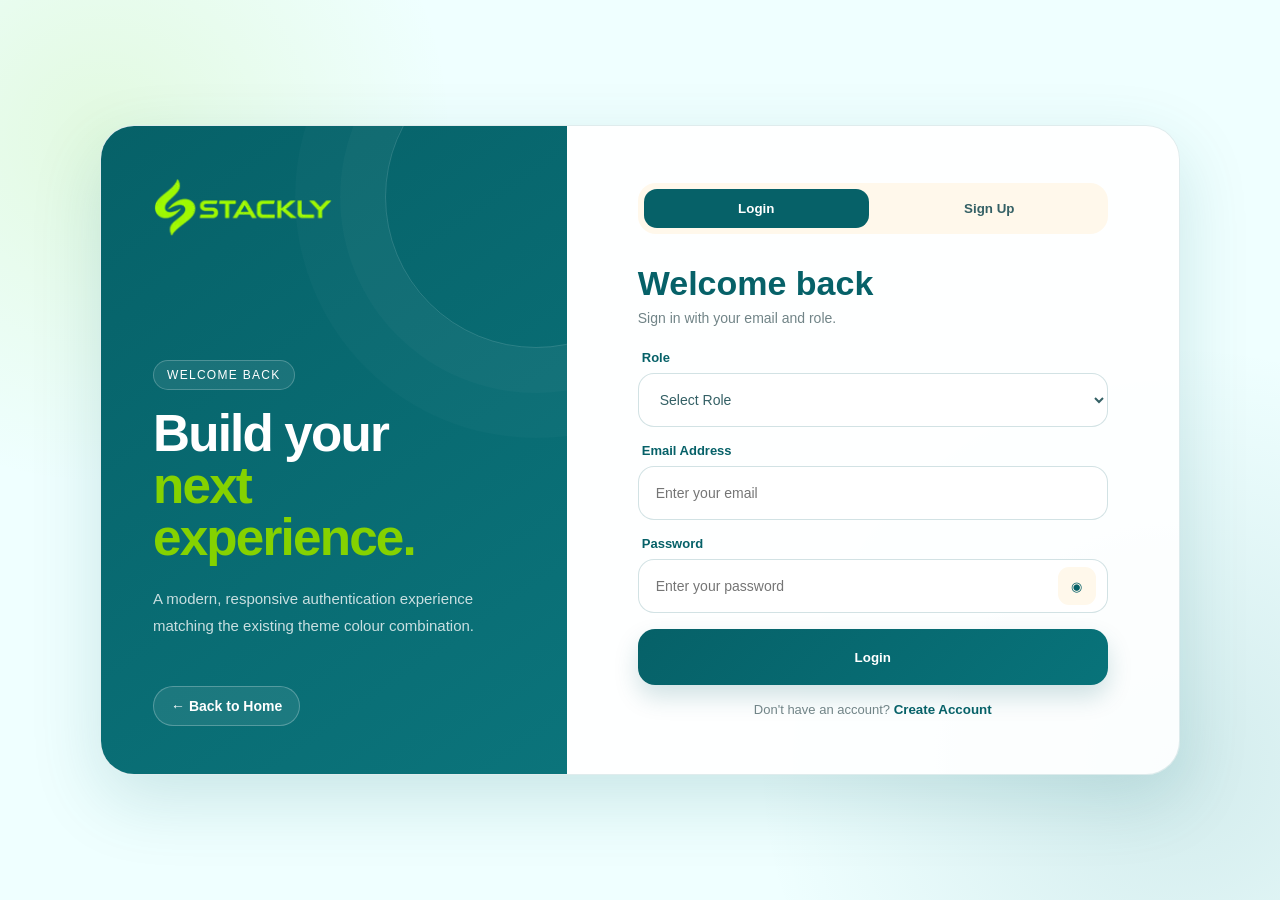
<file: login.html>
<!DOCTYPE html>
<html lang="en">
<head>
<meta charset="UTF-8">
<meta name="viewport" content="width=device-width, initial-scale=1.0">
<title>Login / Sign Up</title>
<style>
:root{--primary:#066168;--secondary:#85D200;--bg:#EFFFFF;--cream:#FFF8EB;--text:#346065;--white:#fff;--danger:#d94b4b;--success:#16835b}
*{box-sizing:border-box;margin:0;padding:0}
body{min-height:100vh;font-family:Inter,Segoe UI,Arial,sans-serif;color:var(--text);background:radial-gradient(circle at 8% 15%,rgba(133,210,0,.12),transparent 25%),radial-gradient(circle at 92% 85%,rgba(6,97,104,.12),transparent 30%),var(--bg);display:flex;align-items:center;justify-content:center;padding:28px}
.auth{width:min(1080px,100%);min-height:650px;background:rgba(255,255,255,.9);border:1px solid rgba(6,97,104,.12);border-radius:34px;box-shadow:0 25px 70px rgba(6,97,104,.16);overflow:hidden;display:grid;grid-template-columns:.95fr 1.25fr}
.brand{position:relative;padding:52px;color:#fff;background:linear-gradient(145deg,var(--primary),#0b747b);overflow:hidden}
.brand:before{content:"";position:absolute;width:300px;height:300px;border:1px solid rgba(255,255,255,.15);border-radius:50%;right:-120px;top:-80px;box-shadow:0 0 0 45px rgba(255,255,255,.025),0 0 0 90px rgba(255,255,255,.02)}
.logo{display:inline-flex;align-items:center;gap:12px;color:#fff;text-decoration:none;font-size:25px;font-weight:800;position:relative;z-index:2}
.logo-mark{width:42px;height:42px;display:grid;place-items:center;border-radius:13px;background:var(--secondary);color:var(--primary);font-weight:900}
.brand-content{position:relative;z-index:2;margin-top:120px;max-width:410px}
.eyebrow{display:inline-flex;padding:7px 13px;border:1px solid rgba(255,255,255,.22);border-radius:30px;background:rgba(255,255,255,.08);font-size:12px;letter-spacing:1.3px;text-transform:uppercase;margin-bottom:18px}
.brand h1{font-size:clamp(38px,4vw,58px);line-height:1.02;margin-bottom:20px;letter-spacing:-1.8px}.brand h1 span{color:var(--secondary)}
.brand p{color:rgba(255,255,255,.78);line-height:1.8;font-size:15px}
.home{position:absolute;left:52px;bottom:48px;display:inline-flex;align-items:center;gap:8px;color:#fff;text-decoration:none;font-size:14px;font-weight:600;padding:11px 17px;border:1px solid rgba(255,255,255,.25);border-radius:30px;background:rgba(255,255,255,.08)}
.form-panel{padding:42px clamp(28px,5vw,72px);display:flex;align-items:center;justify-content:center}.wrap{width:min(470px,100%)}
.tabs{display:flex;gap:8px;background:var(--cream);padding:6px;border-radius:18px;margin-bottom:30px}.tab{flex:1;border:0;background:transparent;padding:12px;border-radius:13px;color:var(--text);font-weight:700;cursor:pointer}.tab.active{background:var(--primary);color:#fff}
.form{display:none;animation:up .3s ease}.form.active{display:block}.head h2{color:var(--primary);font-size:34px;margin-bottom:7px}.head p{font-size:14px;color:#718487;margin-bottom:24px}
.field{margin-bottom:16px}.field label{display:block;font-size:13px;font-weight:700;color:var(--primary);margin:0 0 8px 4px}.field input,.field select{width:100%;height:54px;border:1px solid rgba(6,97,104,.18);border-radius:16px;background:#fff;color:var(--text);padding:0 17px;outline:none;font-size:14px}.field input:focus,.field select:focus{border-color:var(--primary);box-shadow:0 0 0 4px rgba(6,97,104,.08)}
.password{position:relative}.password input{padding-right:50px}.toggle{position:absolute;right:12px;bottom:8px;height:38px;width:38px;border:0;border-radius:11px;background:var(--cream);color:var(--primary);cursor:pointer}
.rules{margin-top:-6px;margin-bottom:16px;font-size:12px;line-height:1.65;color:#7b898b}.rules.valid{color:var(--success)}
.btn{width:100%;height:56px;border:0;border-radius:17px;background:linear-gradient(135deg,var(--primary),#08737a);color:#fff;font-weight:800;cursor:pointer;box-shadow:0 12px 25px rgba(6,97,104,.18)}.btn:hover{transform:translateY(-2px)}
.switch{text-align:center;margin-top:17px;font-size:13px;color:#718487}.switch button{border:0;background:none;color:var(--primary);font-weight:800;cursor:pointer}
.msg{display:none;margin-bottom:17px;padding:13px 15px;border-radius:14px;font-size:13px;line-height:1.5}.msg.show{display:block}.msg.success{background:rgba(22,131,91,.09);color:var(--success);border:1px solid rgba(22,131,91,.16)}.msg.error{background:rgba(217,75,75,.08);color:var(--danger);border:1px solid rgba(217,75,75,.15)}
@keyframes up{from{opacity:0;transform:translateY(10px)}to{opacity:1;transform:translateY(0)}}
@media(max-width:850px){body{padding:14px}.auth{grid-template-columns:1fr;min-height:auto;border-radius:26px}.brand{min-height:320px;padding:32px}.brand-content{margin-top:65px}.home{left:32px;bottom:28px}.form-panel{padding:32px 24px 40px}}
@media(max-width:480px){.brand{min-height:290px;padding:24px}.brand-content{margin-top:45px}.brand h1{font-size:38px}.home{left:24px;bottom:22px}.form-panel{padding:28px 18px 35px}.head h2{font-size:29px}}
.logo {
    display: inline-flex;
    align-items: center;
    text-decoration: none;
    position: relative;
    z-index: 2;
}

.logo img {
    width: 180px;
    height: 58px;
    object-fit: contain;
    display: block;
}
</style>
</head>
<body>
<main class="auth">
<section class="brand">
<a href="index.html" class="logo" aria-label="Stackly Home">
    <img src="assets/images/logo.webp" alt="Stackly Logo">
</a>
<div class="brand-content"><span class="eyebrow">Welcome Back</span><h1>Build your<br><span>next experience.</span></h1><p>A modern, responsive authentication experience matching the existing theme colour combination.</p></div>
<a href="index.html" class="home">← Back to Home</a>
</section>
<section class="form-panel"><div class="wrap">
<div class="tabs"><button class="tab active" id="loginTab">Login</button><button class="tab" id="signupTab">Sign Up</button></div>

<form class="form active" id="loginForm" novalidate>
<div class="head"><h2>Welcome back</h2><p>Sign in with your email and role.</p></div>
<div id="loginMsg" class="msg"></div>
<div class="field"><label for="loginRole">Role</label><select id="loginRole" required><option value="">Select Role</option><option value="user">User</option><option value="admin">Admin</option></select></div>
<div class="field"><label for="loginEmail">Email Address</label><input id="loginEmail" type="email" placeholder="Enter your email" required></div>
<div class="field password"><label for="loginPassword">Password</label><input id="loginPassword" type="password" placeholder="Enter your password" required><button type="button" class="toggle" data-target="loginPassword">◉</button></div>
<button class="btn" type="submit">Login</button>
<p class="switch">Don't have an account? <button type="button" id="goSignup">Create Account</button></p>
</form>

<form class="form" id="signupForm" novalidate>
<div class="head"><h2>Create account</h2><p>Fill in all details to create your account.</p></div>
<div id="signupMsg" class="msg"></div>
<div class="field"><label for="name">Full Name</label><input id="name" type="text" placeholder="Enter your full name" required></div>
<div class="field"><label for="email">Email Address</label><input id="email" type="email" placeholder="Enter your email" required></div>
<div class="field"><label for="phone">Phone Number</label><input id="phone" type="tel" maxlength="10" placeholder="Enter 10-digit mobile number" required></div>
<div class="field"><label for="role">Role</label><select id="role" required><option value="">Select Role</option><option value="user">User</option><option value="admin">Admin</option></select></div>
<div class="field password"><label for="password">Strong Password</label><input id="password" type="password" placeholder="Create a strong password" required><button type="button" class="toggle" data-target="password">◉</button></div>
<div id="rules" class="rules">8+ characters, uppercase, lowercase, number and special character required.</div>
<div class="field password"><label for="confirm">Confirm Password</label><input id="confirm" type="password" placeholder="Confirm your password" required><button type="button" class="toggle" data-target="confirm">◉</button></div>
<button class="btn" type="submit">Create Account</button>
<p class="switch">Already have an account? <button type="button" id="goLogin">Login</button></p>
</form>
</div></section>
</main>

<script>
const $=id=>document.getElementById(id);
const loginTab=$("loginTab"),signupTab=$("signupTab"),loginForm=$("loginForm"),signupForm=$("signupForm");
function show(type){
 const l=type==="login";loginTab.classList.toggle("active",l);signupTab.classList.toggle("active",!l);loginForm.classList.toggle("active",l);signupForm.classList.toggle("active",!l);
 $("loginMsg").className="msg";$("signupMsg").className="msg";
}
loginTab.onclick=()=>show("login");signupTab.onclick=()=>show("signup");$("goSignup").onclick=()=>show("signup");$("goLogin").onclick=()=>show("login");
document.querySelectorAll(".toggle").forEach(b=>b.onclick=()=>{const i=$(b.dataset.target);i.type=i.type==="password"?"text":"password";});
const emailOK=e=>/^[^\s@]+@[^\s@]+\.[^\s@]{2,}$/.test(e);
const strong=p=>p.length>=8&&/[A-Z]/.test(p)&&/[a-z]/.test(p)&&/\d/.test(p)&&/[^A-Za-z0-9]/.test(p);
function msg(el,text,type){el.textContent=text;el.className="msg show "+type}
$("password").oninput=()=>{$("rules").className=strong($("password").value)?"rules valid":"rules";$("rules").textContent=strong($("password").value)?"Strong password ✓":"8+ characters, uppercase, lowercase, number and special character required."};

signupForm.onsubmit=e=>{
 e.preventDefault();
 const n=$("name").value.trim(),m=$("email").value.trim(),ph=$("phone").value.trim(),r=$("role").value,p=$("password").value,c=$("confirm").value;
 if(!n||!m||!ph||!r||!p||!c)return msg($("signupMsg"),"Please fill in all details.","error");
 if(!emailOK(m))return msg($("signupMsg"),"Please enter a valid email address.","error");
 if(!/^[6-9]\d{9}$/.test(ph))return msg($("signupMsg"),"Please enter a valid 10-digit mobile number.","error");
 if(!strong(p))return msg($("signupMsg"),"Password must include 8+ characters, uppercase, lowercase, number and special character.","error");
 if(p!==c)return msg($("signupMsg"),"Passwords do not match.","error");
 msg($("signupMsg"),"Account created successfully! Demo account only. Redirecting to Login...","success");
 setTimeout(()=>{show("login");$("loginEmail").value=m;$("loginRole").value=r;msg($("loginMsg"),"Signup successful. Please login with your email and password.","success")},1500);
};

loginForm.onsubmit = e => {
    e.preventDefault();

    const r = $("loginRole").value;
    const m = $("loginEmail").value.trim();
    const p = $("loginPassword").value;

    if (!r || !m || !p) {
        return msg(
            $("loginMsg"),
            "Please enter role, email and password.",
            "error"
        );
    }

    if (!emailOK(m)) {
        return msg(
            $("loginMsg"),
            "Please enter a valid email address.",
            "error"
        );
    }

    if (p.length < 8) {
        return msg(
            $("loginMsg"),
            "Password must contain at least 8 characters.",
            "error"
        );
    }

    // Store login details
    localStorage.setItem("loggedInEmail", m);
    localStorage.setItem("loggedInRole", r);
    localStorage.setItem("loginTime", new Date().toISOString());

    // Redirect based on role
    if (r === "admin") {
        window.location.href = "admin-dashboard.html";
    } else {
        window.location.href = "user-dashboard.html";
    }
};

</script>
</body>
</html>
</file>
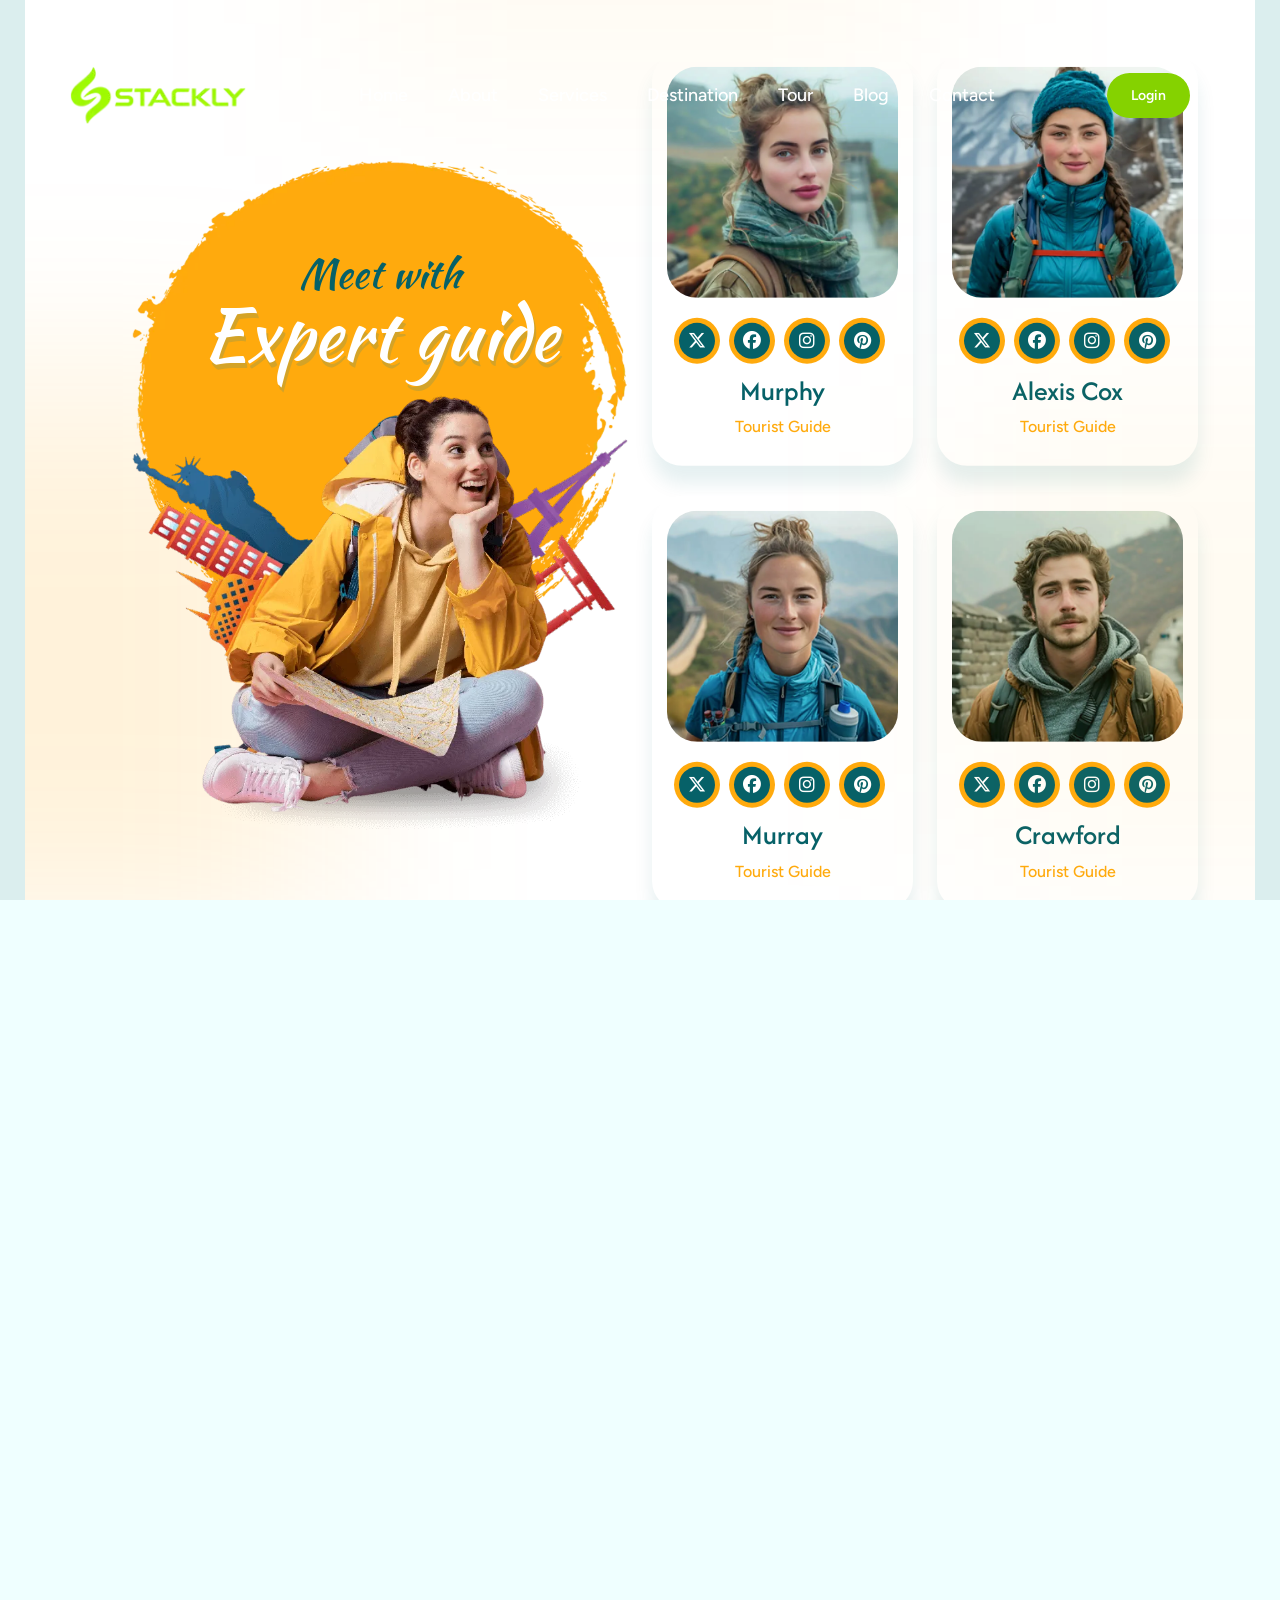
<file: services.html>
<!DOCTYPE html>
<html lang="en">
<head>
    <!-- Character Encoding -->
	<meta charset="UTF-8">

	<!-- Responsive Design -->
	<meta name="viewport" content="width=device-width, initial-scale=1.0">

	<!-- Title -->
	<title>Stackly - Travel & Tour</title>

    <!-- IE Compatibility -->
    <meta http-equiv="X-UA-Compatible" content="IE=edge">
    <meta name="format-detection" content="telephone=no">
	<link rel="stylesheet" type="text/css" href="assets/icons/line-awesome/css/line-awesome.min.css">
	<link rel="stylesheet" type="text/css" href="assets/icons/flaticon/flaticon.css">
	<link rel="stylesheet" type="text/css" href="assets/icons/fontawesome/css/all.min.css">
	<link rel="stylesheet" type="text/css" href="assets/icons/themify-icons/css/themify-icons.css">
	<link rel="stylesheet" type="text/css" href="assets/icons/feather/css/feather.css">
	<link rel="stylesheet" href="assets/vendor/swiper/swiper-bundle.min.css">
	<link rel="stylesheet" href="assets/vendor/flatpickr/css/flatpicker.css">
	<link rel="stylesheet" href="assets/vendor/lightgallery/dist/css/lightgallery-bundle.min.css">
	<link rel="stylesheet" href="assets/vendor/nouislider/nouislider.min.css">

	<!-- style -->
	<link rel="stylesheet" href="assets/css/style.css">
	<link rel="preconnect" href="https://fonts.googleapis.com">
	<link rel="preconnect" href="https://fonts.gstatic.com" crossorigin>
	<link href="https://fonts.googleapis.com/css2?family=Inter:wght@100..900&family=Afacad:ital,wght@0,400..700;1,400..700&family=Figtree:ital,wght@0,300..900;1,300..900&family=Kaushan+Script&display=swap" rel="stylesheet">

	<style>

@media (min-width: 992px) {

    .page-content > div:first-child {
        min-height: 0 !important;
        height: auto !important;
    }

    .page-content > div:first-child > div {
        min-height: 0 !important;
    }

}
	</style>
</head>
<body class="selection:bg-[#484848] selection:text-white">
<!-- LOADING AREA START ===== -->
<div class="loading-area">
    <div class="loading-box"></div>
    <div class="loading-pic">
        <figure class="loader">
            <div class="dot white"></div>
            <div class="dot"></div>
            <div class="dot"></div>
            <div class="dot"></div>
            <div class="dot"></div>
        </figure>
    </div>
</div>
<!-- LOADING AREA  END ====== -->

<!-- Curser Pointer -->
<div class="cursor"></div>
<div class="cursor2"></div>
<div class="page-wraper">
	<!-- HEADER START -->
<header class="site-header sticky-header absolute lg:left-8.75 lg:right-8.75 lg:top-8.75 left-0 right-0 top-0 duration-500 z-999 [.site-header.is-fixed]:fixed [.site-header.is-fixed]:animate-header-scroll-animation [.site-header.is-fixed]:bg-primary [.site-header.is-fixed]:rounded-b-3xl [.site-header.is-fixed]:top-0">

    <div class="main-bar-wraper">

        <!-- Keep the existing header structure -->
        <div class="w-full lg:min-h-30 min-h-20 lg:ps-8.75 px-4 lg:pe-13.75 duration-500 rounded-5xl flex items-center justify-between">

            <!-- Logo + Navigation -->
            <div class="flex relative w-full items-center">

                <!-- Logo -->
                <div class="flex items-center relative z-9 h-20 lg:w-44 w-30 shrink-0">
                    <a href="index.html" class="table-cell align-middle">
                        <img
                            src="assets/images/logo.webp"
                            alt="Stackly"
                            class="object-contain duration-500 max-w-40"
                        >
                    </a>
                </div>

                <!-- Mobile Menu Button -->
                <button
                    class="xmenu-toggler lg:hidden ml-auto size-11 bg-dark-600 relative cursor-pointer"
                    type="button"
                    aria-label="Open menu"
                    aria-expanded="false"
                    aria-controls="mobile-menu"
                >
                    <span class="block absolute left-2.5 h-0.5 rounded-px bg-white top-3.25 w-5.5"></span>
                    <span class="block absolute left-2.5 h-0.5 rounded-px bg-white top-5.5 w-6.25"></span>
                    <span class="block absolute left-2.5 h-0.5 rounded-px bg-white top-8 w-4"></span>
                </button>

                <!-- Navigation -->
                <div class="flex lg:justify-center lg:basis-auto lg:grow max-lg:flex-col justify-start font-base max-lg:fixed max-lg:h-screen max-lg:px-5 max-lg:top-0 max-lg:-left-75 max-lg:z-9999 max-lg:bg-white dark:max-lg:bg-dark max-lg:w-72 max-lg:overflow-auto max-lg:duration-700 header-nav custom-scroll">

                    <!-- Mobile Logo -->
                    <div class="flex items-center relative z-9 py-6.25 lg:hidden">
                        <a href="index.html" class="table-cell align-middle">
                            <img
                                src="assets/images/logo.webp"
                                alt="Stackly"
                                class="object-contain duration-500 max-w-36"
                            >
                        </a>
                    </div>

                    <!-- Main Navigation -->
                    <ul class="lg:flex flex-wrap navbar-nav items-center">

                        <!-- Home -->
                        <li class="lg:inline-block block max-lg:border-b max-lg:border-gray-200 relative">
                            <a
                                href="index.html"
                                class="lg:py-7.5 py-3 xl:px-5 lg:px-3 relative lg:inline-block block text-lg font-medium lg:text-white text-heading hover:text-secondary transition-all"
                            >
                                Home
                            </a>
                        </li>

                        <!-- About -->
                        <li class="lg:inline-block block max-lg:border-b max-lg:border-gray-200 relative">
                            <a
                                href="about.html"
                                class="lg:py-7.5 py-3 xl:px-5 lg:px-3 relative lg:inline-block block text-lg font-medium lg:text-white text-heading hover:text-secondary transition-all"
                            >
                                About
                            </a>
                        </li>

                        <!-- Services -->
                        <li class="lg:inline-block block max-lg:border-b max-lg:border-gray-200 relative">
                            <a
                                href="services.html"
                                class="lg:py-7.5 py-3 xl:px-5 lg:px-3 relative lg:inline-block block text-lg font-medium lg:text-white text-heading hover:text-secondary transition-all"
                            >
                                Services
                            </a>
                        </li>

                        <!-- Destination -->
                        <li class="lg:inline-block block max-lg:border-b max-lg:border-gray-200 relative">
                            <a
                                href="destination.html"
                                class="lg:py-7.5 py-3 xl:px-5 lg:px-3 relative lg:inline-block block text-lg font-medium lg:text-white text-heading hover:text-secondary transition-all"
                            >
                                Destination
                            </a>
                        </li>

                        <!-- Tour -->
                        <li class="lg:inline-block block max-lg:border-b max-lg:border-gray-200 relative">
                            <a
                                href="tours.html"
                                class="lg:py-7.5 py-3 xl:px-5 lg:px-3 relative lg:inline-block block text-lg font-medium lg:text-white text-heading hover:text-secondary transition-all"
                            >
                                Tour
                            </a>
                        </li>

                        <!-- Blog -->
                        <li class="lg:inline-block block max-lg:border-b max-lg:border-gray-200 relative">
                            <a
                                href="blogs.html"
                                class="lg:py-7.5 py-3 xl:px-5 lg:px-3 relative lg:inline-block block text-lg font-medium lg:text-white text-heading hover:text-secondary transition-all"
                            >
                                Blog
                            </a>
                        </li>

                        <!-- Contact -->
                        <li class="lg:inline-block block max-lg:border-b max-lg:border-gray-200 relative">
                            <a
                                href="contact.html"
                                class="lg:py-7.5 py-3 xl:px-5 lg:px-3 relative lg:inline-block block text-lg font-medium lg:text-white text-heading hover:text-secondary transition-all"
                            >
                                Contact
                            </a>
                        </li>

                        <!-- Mobile Login -->
                        <li class="lg:hidden block pt-5">
                            <a
                                href="login.html"
                                class="block text-center px-6 py-3 rounded-full bg-secondary text-white font-semibold"
                            >
                                Login
                            </a>
                        </li>

                    </ul>
                </div>

                <!-- Login Button -->
                <div class="hidden lg:flex items-center relative z-9 ml-auto shrink-0">
                    <a
                        href="login.html"
                        class="inline-flex items-center justify-center px-6 py-3 rounded-full bg-secondary text-white font-semibold hover:opacity-90 transition-all"
                    >
                        Login
                    </a>
                </div>

            </div>

        </div>
    </div>

</header>
<!-- HEADER END -->

	<div id="smooth-wrapper">
		<div id="smooth-content">
			<!-- CONTENT START -->
			<div class="page-content">
    
    <!-- ABOUT BANNER START -->
    <div
        class="relative w-full overflow-hidden"
        style="
            background-color: #034A50 !important;
            background-image: none !important;
        "
    >

        <!-- Dark teal overlay -->
        <div
            class="absolute inset-0"
            style="background: rgba(6, 97, 104, 0.25) !important;"
        ></div>

        <!-- Banner Content -->
        <div class="flex w-full lg:h-110 md:h-95 h-80 pb-10 items-baseline mx-auto relative z-5">

            <div class="relative md:mt-60 mt-45 flex items-center justify-center w-full flex-col">

                <!-- TITLE -->
                <div>
                    <h2
                        class="lg:text-60 md:text-52 text-28 relative"
                        style="color: #ffffff !important;"
                    >
                        Services
                    </h2>
                </div>

                <!-- BREADCRUMB -->
                <div>
                    <ul class="inline-block">

                        <li
                            class="text-base pr-7.5 relative inline-block font-semibold
                            after:content-['-']
                            after:absolute
                            after:right-2
                            after:-top-1.5
                            after:text-26
                            after:font-normal"
                            style="
                                color: #ffffff !important;
                            "
                        >

                            <a
                                href="index.html"
                                style="color: #ffffff !important;"
                            >
                                Home
                            </a>

                        </li>

                        <li
                            class="relative inline-block text-base font-semibold"
                            style="color: #85D200 !important;"
                        >
                            Services
                        </li>

                    </ul>
                </div>

            </div>

        </div>

        <!-- CLOUD -->
        <div class="h-50 w-full absolute top-50 left-0 z-1">
            <div class="inline-block whitespace-nowrap animate-moveCloud">
                <img
                    src="assets/images/inr-banner-cloud.webp"
                    alt="Image"
                    class="h-47.5"
                >
            </div>
        </div>

        <!-- AIRPLANE -->
        <div class="absolute w-1/2 right-0 top-0 bottom-0 z-1">
            <div class="mt-60 animate-slide-right">
                <img
                    src="assets/images/airplane.webp"
                    alt="Image"
                    class="animate-slide-top-fast"
                    width="378"
                    height="146"
                >
            </div>
        </div>

        <!-- LEFT BALLOON -->
        <div class="absolute right-11.25 bottom-16.25 animate-slide-top2 z-2">
            <img
                src="assets/images/hotballon-Left.webp"
                alt="Image"
                class="md:w-21 w-10"
                width="84"
                height="121"
            >
        </div>

        <!-- RIGHT BALLOON -->
        <div class="absolute md:-right-15 -right-10 top-41.25 animate-slide-top z-2">
            <img
                src="assets/images/hotballon-right.webp"
                alt="Image"
                class="md:w-37.5 w-20"
                width="230"
                height="333"
            >
        </div>

    </div>
    <!-- ABOUT BANNER END -->

		<!--TEAM GUIDE START-->
				<div class="bg-light 2xl:p-12.5 sm:p-6.25 py-12.5 px-3">
                <div class="relative bg-white dark:bg-dark rounded-3xl overflow-hidden xl:pt-30 pt-12.5 xl:pb-22.5 pb-0.5 max-xl:px-5 max-sm:!px-0">
                    <div class="absolute w-150 h-137.5 -left-75 top-1/2 bg-citrusyellow/15 blur-[100px]"></div>
                    <div class="absolute w-150 h-125 -right-75 top-1/2 bg-citrusyellow/5 blur-[100px]"></div>
                    <div class="absolute w-150 h-137.5 left-1/2 -translate-x-1/2 -top-50 bg-citrusyellow/5 blur-[100px]"></div>
                    <div class="container">
                        <!-- TITLE START-->
                        <div class="sm:mb-15 mb-7.5 max-w-150 mx-auto text-center">
                            <h2 class="xl:text-46 md:text-40 text-3xl mb-2.5"><span class="text-citrusyellow">Meet With</span> Tour Guide</h2>
                            <div class="text-base">Destinations worth exploring! Here are a few popular spots</div>
                            <div class="-mt-7">
                                <img src="assets/images/background/Title-Separator.webp" alt="Image" class="w-117.5 inline-block dark:invert" width="470" height="70" loading="lazy">
                            </div>
                        </div>
                        <!-- TITLE END-->

                        <div class="section-content">

                            <div class="row">
                                <div class="md:w-1/2 w-full flex items-center max-xl:justify-center">
                                    <div class="4xl:-ml-46 3xl:-ml-25 sm:ml-12.5 text-center relative z-1 4xl:w-191.25 3xl:w-166.25 2xl:w-150 w-125">
                                        <div class="pt-22.5 font-display font-normal 2xl:text-52 sm:text-40 text-28 leading-[1.2] text-primary pb-6.25">
                                            Meet with
                                            <span class="font-display 2xl:text-25xl sm:text-7xl text-40 leading-none text-white text-shadow-[2px_5px_0px_rgba(41,137,145,0.2)] block">Expert guide</span>
                                        </div>
                                        <img src="assets/images/CircleShape.webp" alt="Image" class="absolute right-0 top-0 -z-1 animate-spinZ" width="715" height="715" loading="lazy">
                                        <img src="assets/images/team-l-pic.webp" alt="Image" class="relative"  width="739" height="653" loading="lazy">
                                    </div>
                                </div>
                                <div class="md:w-1/2 w-full">
                                    <!--tv tour guide style 1-->
                                    <div class="row">
                                        <div class="md:w-1/2 w-full">
                                            <div class="bg-white p-3.75 shadow-guide-bx1 rounded-3xl text-center mb-7.5">
                                                <div class="mb-5">
                                                    <img src="assets/images/trv-guide/pic1.webp" alt="image" class="rounded-3xl w-full" width="276" height="276" loading="lazy">
                                                </div>
                                               <ul class="mt-5">
													<li class="inline-flex xl:size-11.5 size-10.5 bg-citrusyellow 2xl:mr-2.5 mr-1.5 rounded-4xl justify-center items-center duration-500 hover:rounded-2lg group">
														<a class="inline-flex size-9 bg-primary rounded-4xl justify-center items-center duration-500 text-white text-lg group-hover:rounded-2lg" href="404.html">
															<i class="fa-brands fa-x-twitter group-hover:rotate-y-[360deg] group-hover:scale-[1.2] !inline-block duration-[0.5s] group-hover:text-citrusyellow"></i>
														</a>
													</li>
													<li class="inline-flex xl:size-11.5 size-10.5 bg-citrusyellow 2xl:mr-2.5 mr-1.5 rounded-4xl justify-center items-center duration-500 hover:rounded-2lg group">
														<a class="inline-flex size-9 bg-primary rounded-4xl justify-center items-center duration-500 text-white text-lg group-hover:rounded-2lg" href="404.html">
															<i class="fa-brands fa-facebook group-hover:rotate-y-[360deg] group-hover:scale-[1.2] !inline-block duration-[0.5s] group-hover:text-citrusyellow"></i>
														</a>
													</li>
													<li class="inline-flex xl:size-11.5 size-10.5 bg-citrusyellow 2xl:mr-2.5 mr-1.5 rounded-4xl justify-center items-center duration-500 hover:rounded-2lg group">
														<a class="inline-flex size-9 bg-primary rounded-4xl justify-center items-center duration-500 text-white text-lg group-hover:rounded-2lg" href="404.html">
															<i class="fa-brands fa-instagram group-hover:rotate-y-[360deg] group-hover:scale-[1.2] !inline-block duration-[0.5s] group-hover:text-citrusyellow"></i>
														</a>
													</li>
													<li class="inline-flex xl:size-11.5 size-10.5 bg-citrusyellow 2xl:mr-2.5 mr-1.5 rounded-4xl justify-center items-center duration-500 hover:rounded-2lg group">
														<a class="inline-flex size-9 bg-primary rounded-4xl justify-center items-center duration-500 text-white text-lg group-hover:rounded-2lg" href="404.html">
															<i class="fa-brands fa-pinterest group-hover:rotate-y-[360deg] group-hover:scale-[1.2] !inline-block duration-[0.5s] group-hover:text-citrusyellow"></i>
														</a>
													</li>
												</ul>
                                                <h3 class="md:text-28 text-22 font-medium leading-[1.2] my-2.5 text-primary!">
                                                    <a href="404.html"> Murphy</a>
                                                </h3>
                                                <span class="text-base font-medium leading-[1.2] text-citrusyellow mb-3.75 inline-block">Tourist Guide</span>
                                            </div>
                                        </div>

                                        <div class="md:w-1/2 w-full">
                                            <div class="bg-white p-3.75 shadow-guide-bx1 rounded-3xl text-center mb-7.5">
                                                <div class="mb-5">
                                                    <img src="assets/images/trv-guide/pic2.webp" alt="image" class="rounded-3xl w-full">
                                                </div>
												<ul class="mt-5">
													<li class="inline-flex xl:size-11.5 size-10.5 bg-citrusyellow 2xl:mr-2.5 mr-1.5 rounded-4xl justify-center items-center duration-500 hover:rounded-2lg group">
														<a class="inline-flex size-9 bg-primary rounded-4xl justify-center items-center duration-500 text-white text-lg group-hover:rounded-2lg" href="404.html">
															<i class="fa-brands fa-x-twitter group-hover:rotate-y-[360deg] group-hover:scale-[1.2] !inline-block duration-[0.5s] group-hover:text-citrusyellow"></i>
														</a>
													</li>
													<li class="inline-flex xl:size-11.5 size-10.5 bg-citrusyellow 2xl:mr-2.5 mr-1.5 rounded-4xl justify-center items-center duration-500 hover:rounded-2lg group">
														<a class="inline-flex size-9 bg-primary rounded-4xl justify-center items-center duration-500 text-white text-lg group-hover:rounded-2lg" href="404.html">
															<i class="fa-brands fa-facebook group-hover:rotate-y-[360deg] group-hover:scale-[1.2] !inline-block duration-[0.5s] group-hover:text-citrusyellow"></i>
														</a>
													</li>
													<li class="inline-flex xl:size-11.5 size-10.5 bg-citrusyellow 2xl:mr-2.5 mr-1.5 rounded-4xl justify-center items-center duration-500 hover:rounded-2lg group">
														<a class="inline-flex size-9 bg-primary rounded-4xl justify-center items-center duration-500 text-white text-lg group-hover:rounded-2lg" href="404.html">
															<i class="fa-brands fa-instagram group-hover:rotate-y-[360deg] group-hover:scale-[1.2] !inline-block duration-[0.5s] group-hover:text-citrusyellow"></i>
														</a>
													</li>
													<li class="inline-flex xl:size-11.5 size-10.5 bg-citrusyellow 2xl:mr-2.5 mr-1.5 rounded-4xl justify-center items-center duration-500 hover:rounded-2lg group">
														<a class="inline-flex size-9 bg-primary rounded-4xl justify-center items-center duration-500 text-white text-lg group-hover:rounded-2lg" href="404.html">
															<i class="fa-brands fa-pinterest group-hover:rotate-y-[360deg] group-hover:scale-[1.2] !inline-block duration-[0.5s] group-hover:text-citrusyellow"></i>
														</a>
													</li>
												</ul>
                                                <h3 class="md:text-28 text-22 font-medium leading-[1.2] my-2.5 text-primary!">
                                                    <a href="404.html">Alexis Cox</a>
                                                </h3>
                                                <span class="text-base font-medium leading-[1.2] text-citrusyellow mb-3.75 inline-block">Tourist Guide</span>
                                            </div>
                                        </div>

                                        <div class="md:w-1/2 w-full">
                                            <div class="bg-white p-3.75 shadow-guide-bx1 rounded-3xl text-center mb-7.5">
                                                <div class="mb-5">
                                                    <img src="assets/images/trv-guide/pic3.webp" alt="image" class="rounded-3xl w-full" width="276" height="276" loading="lazy">
                                                </div>
                                                <ul class="mt-5">
													<li class="inline-flex xl:size-11.5 size-10.5 bg-citrusyellow 2xl:mr-2.5 mr-1.5 rounded-4xl justify-center items-center duration-500 hover:rounded-2lg group">
														<a class="inline-flex size-9 bg-primary rounded-4xl justify-center items-center duration-500 text-white text-lg group-hover:rounded-2lg" href="404.html">
															<i class="fa-brands fa-x-twitter group-hover:rotate-y-[360deg] group-hover:scale-[1.2] !inline-block duration-[0.5s] group-hover:text-citrusyellow"></i>
														</a>
													</li>
													<li class="inline-flex xl:size-11.5 size-10.5 bg-citrusyellow 2xl:mr-2.5 mr-1.5 rounded-4xl justify-center items-center duration-500 hover:rounded-2lg group">
														<a class="inline-flex size-9 bg-primary rounded-4xl justify-center items-center duration-500 text-white text-lg group-hover:rounded-2lg" href="404.html">
															<i class="fa-brands fa-facebook group-hover:rotate-y-[360deg] group-hover:scale-[1.2] !inline-block duration-[0.5s] group-hover:text-citrusyellow"></i>
														</a>
													</li>
													<li class="inline-flex xl:size-11.5 size-10.5 bg-citrusyellow 2xl:mr-2.5 mr-1.5 rounded-4xl justify-center items-center duration-500 hover:rounded-2lg group">
														<a class="inline-flex size-9 bg-primary rounded-4xl justify-center items-center duration-500 text-white text-lg group-hover:rounded-2lg" href="404.html">
															<i class="fa-brands fa-instagram group-hover:rotate-y-[360deg] group-hover:scale-[1.2] !inline-block duration-[0.5s] group-hover:text-citrusyellow"></i>
														</a>
													</li>
													<li class="inline-flex xl:size-11.5 size-10.5 bg-citrusyellow 2xl:mr-2.5 mr-1.5 rounded-4xl justify-center items-center duration-500 hover:rounded-2lg group">
														<a class="inline-flex size-9 bg-primary rounded-4xl justify-center items-center duration-500 text-white text-lg group-hover:rounded-2lg" href="404.html">
															<i class="fa-brands fa-pinterest group-hover:rotate-y-[360deg] group-hover:scale-[1.2] !inline-block duration-[0.5s] group-hover:text-citrusyellow"></i>
														</a>
													</li>
												</ul>
                                                <h3 class="md:text-28 text-22 font-medium leading-[1.2] my-2.5 text-primary!">
                                                    <a href="404.html"> Murray</a>
                                                </h3>
                                                <span class="text-base font-medium leading-[1.2] text-citrusyellow mb-3.75 inline-block">Tourist Guide</span>
                                            </div>
                                        </div>

                                        <div class="md:w-1/2 w-full">
                                            <div class="bg-white p-3.75 shadow-guide-bx1 rounded-3xl text-center mb-7.5">
                                                <div class="mb-5">
                                                    <img src="assets/images/trv-guide/pic4.webp" alt="image" class="rounded-3xl w-full" width="276" height="276" loading="lazy">
                                                </div>
                                                 <ul class="mt-5">
													<li class="inline-flex xl:size-11.5 size-10.5 bg-citrusyellow 2xl:mr-2.5 mr-1.5 rounded-4xl justify-center items-center duration-500 hover:rounded-2lg group">
														<a class="inline-flex size-9 bg-primary rounded-4xl justify-center items-center duration-500 text-white text-lg group-hover:rounded-2lg" href="404.html">
															<i class="fa-brands fa-x-twitter group-hover:rotate-y-[360deg] group-hover:scale-[1.2] !inline-block duration-[0.5s] group-hover:text-citrusyellow"></i>
														</a>
													</li>
													<li class="inline-flex xl:size-11.5 size-10.5 bg-citrusyellow 2xl:mr-2.5 mr-1.5 rounded-4xl justify-center items-center duration-500 hover:rounded-2lg group">
														<a class="inline-flex size-9 bg-primary rounded-4xl justify-center items-center duration-500 text-white text-lg group-hover:rounded-2lg" href="404.html">
															<i class="fa-brands fa-facebook group-hover:rotate-y-[360deg] group-hover:scale-[1.2] !inline-block duration-[0.5s] group-hover:text-citrusyellow"></i>
														</a>
													</li>
													<li class="inline-flex xl:size-11.5 size-10.5 bg-citrusyellow 2xl:mr-2.5 mr-1.5 rounded-4xl justify-center items-center duration-500 hover:rounded-2lg group">
														<a class="inline-flex size-9 bg-primary rounded-4xl justify-center items-center duration-500 text-white text-lg group-hover:rounded-2lg" href="404.html">
															<i class="fa-brands fa-instagram group-hover:rotate-y-[360deg] group-hover:scale-[1.2] !inline-block duration-[0.5s] group-hover:text-citrusyellow"></i>
														</a>
													</li>
													<li class="inline-flex xl:size-11.5 size-10.5 bg-citrusyellow 2xl:mr-2.5 mr-1.5 rounded-4xl justify-center items-center duration-500 hover:rounded-2lg group">
														<a class="inline-flex size-9 bg-primary rounded-4xl justify-center items-center duration-500 text-white text-lg group-hover:rounded-2lg" href="404.html">
															<i class="fa-brands fa-pinterest group-hover:rotate-y-[360deg] group-hover:scale-[1.2] !inline-block duration-[0.5s] group-hover:text-citrusyellow"></i>
														</a>
													</li>
												</ul>
                                                <h3 class="md:text-28 text-22 font-medium leading-[1.2] my-2.5 text-primary!">
                                                    <a href="404.html"> Crawford</a>
                                                </h3>
                                                <span class="text-base font-medium leading-[1.2] text-citrusyellow mb-3.75 inline-block">Tourist Guide</span>
                                            </div>
                                        </div>
                                    </div>
                                </div>
                            </div>
                        </div> 
                    </div>
                </div>
            </div>
				<!--TEAM GUIDE END-->

                
                <!-- tv service style 1 start -->
                <div class="bg-primary lg:py-30 py-12.5 px-5">
                    <div class="container">
                        <!-- TITLE START-->
                        <div class="text-center max-w-150 mx-auto md:mb-15 mb-7.5">
                            <h2 class="xl:text-46 md:text-40 text-3xl mb-2.5 !text-white"><span class="text-citrusyellow">Our Amazing </span>Services</h2>
                            <p class="text-base text-paleaqua">Destinations worth exploring! Here are a few popular spots</p>
                            <div class="-mt-7">
                                <img src="assets/images/background/TitleSeparator2.webp" alt="Image" class="w-117.5 inline-block" width="470" height="70" loading="lazy">
                            </div>
                        </div>
                        <!-- TITLE END-->
                    </div>
                    <div class="bg-light max-w-440 mx-auto sm:p-15 p-7 rounded-6xl mb-15">
                        <div class="grid grid-cols-12 justify-center gap-7.5">
                            <div class="xl:col-span-3 lg:col-span-4 sm:col-span-6 col-span-12">
                                <div class="bg-white rounded-3xl p-3.75 text-center shadow-[0px_30px_26px_rgba(41,137,145,0.2)] border border-paleaqua/18 hover:shadow-none hover:bg-primary group duration-500 max-sm:w-[80%] max-sm:mx-auto">
                                    <div class="mb-5">
                                        <img src="assets/images/trv-services/1.webp" alt="image" class="rounded-xl w-full" width="356" height="356" loading="lazy">
                                    </div>
                                    <div>
                                        <h2 class="md:text-28 text-22 text-primary!"><a href="404.html" class="group-hover:text-citrusyellow duration-500">Tour Guide</a></h2>
                                    </div>
                                </div>
                            </div>
                            <div class="xl:col-span-3 lg:col-span-4 sm:col-span-6 col-span-12">
                                <div class="bg-white rounded-3xl p-3.75 text-center shadow-[0px_30px_26px_rgba(41,137,145,0.2)] border border-paleaqua/18 hover:shadow-none hover:bg-primary group duration-500 max-sm:w-[80%] max-sm:mx-auto">
                                    <div class="mb-5">
                                        <img src="assets/images/trv-services/2.webp" alt="image" class="rounded-xl w-full" width="356" height="356" loading="lazy">
                                    </div>
                                    <div>
                                        <h2 class="md:text-28 text-22 text-primary!"><a href="404.html" class="group-hover:text-citrusyellow duration-500">Entertainment</a></h2>
                                    </div>
                                </div>
                            </div>
                            <div class="xl:col-span-3 lg:col-span-4 sm:col-span-6 col-span-12">
                                <div class="bg-white rounded-3xl p-3.75 text-center shadow-[0px_30px_26px_rgba(41,137,145,0.2)] border border-paleaqua/18 hover:shadow-none hover:bg-primary group duration-500 max-sm:w-[80%] max-sm:mx-auto">
                                    <div class="mb-5">
                                        <img src="assets/images/trv-services/3.webp" alt="image" class="rounded-xl w-full" width="356" height="356" loading="lazy">
                                    </div>
                                    <div>
                                        <h2 class="md:text-28 text-22 text-primary!"><a href="404.html" class="group-hover:text-citrusyellow duration-500">Safe Flight</a></h2>
                                    </div>
                                </div>
                            </div>
                            <div class="xl:col-span-3 lg:col-span-4 sm:col-span-6 col-span-12">
                                <div class="bg-white rounded-3xl p-3.75 text-center shadow-[0px_30px_26px_rgba(41,137,145,0.2)] border border-paleaqua/18 hover:shadow-none hover:bg-primary group duration-500 max-sm:w-[80%] max-sm:mx-auto">
                                    <div class="mb-5">
                                        <img src="assets/images/trv-services/4.webp" alt="image" class="rounded-xl w-full" width="356" height="356" loading="lazy">
                                    </div>
                                    <div>
                                        <h2 class="md:text-28 text-22 text-primary!"><a href="404.html" class="group-hover:text-citrusyellow duration-500">Texi & Metro</a></h2>
                                    </div>
                                </div>
                            </div>
                            <div class="xl:col-span-3 lg:col-span-4 sm:col-span-6 col-span-12">
                                <div class="bg-white rounded-3xl p-3.75 text-center shadow-[0px_30px_26px_rgba(41,137,145,0.2)] border border-paleaqua/18 hover:shadow-none hover:bg-primary group duration-500 max-sm:w-[80%] max-sm:mx-auto">
                                    <div class="mb-5">
                                        <img src="assets/images/trv-services/5.webp" alt="image" class="rounded-xl w-full" width="356" height="356" loading="lazy">
                                    </div>
                                    <div>
                                        <h2 class="md:text-28 text-22 text-primary!"><a href="404.html" class="group-hover:text-citrusyellow duration-500">Delicious Food</a></h2>
                                    </div>
                                </div>
                            </div>
                            <div class="xl:col-span-3 lg:col-span-4 sm:col-span-6 col-span-12">
                                <div class="bg-white rounded-3xl p-3.75 text-center shadow-[0px_30px_26px_rgba(41,137,145,0.2)] border border-paleaqua/18 hover:shadow-none hover:bg-primary group duration-500 max-sm:w-[80%] max-sm:mx-auto">
                                    <div class="mb-5">
                                        <img src="assets/images/trv-services/6.webp" alt="image" class="rounded-xl w-full" width="356" height="356" loading="lazy">
                                    </div>
                                    <div>
                                        <h2 class="md:text-28 text-22 text-primary!"><a href="404.html" class="group-hover:text-citrusyellow duration-500">Spa & Massages</a></h2>
                                    </div>
                                </div>
                            </div>
                            <div class="xl:col-span-3 lg:col-span-4 sm:col-span-6 col-span-12">
                                <div class="bg-white rounded-3xl p-3.75 text-center shadow-[0px_30px_26px_rgba(41,137,145,0.2)] border border-paleaqua/18 hover:shadow-none hover:bg-primary group duration-500 max-sm:w-[80%] max-sm:mx-auto">
                                    <div class="mb-5">
                                        <img src="assets/images/trv-services/7.webp" alt="image" class="rounded-xl w-full" width="356" height="356" loading="lazy">
                                    </div>
                                    <div>
                                        <h2 class="md:text-28 text-22 text-primary!"><a href="404.html" class="group-hover:text-citrusyellow duration-500">Interesting Rest</a></h2>
                                    </div>
                                </div>
                            </div>
                            <div class="xl:col-span-3 lg:col-span-4 sm:col-span-6 col-span-12">
                                <div class="bg-white rounded-3xl p-3.75 text-center shadow-[0px_30px_26px_rgba(41,137,145,0.2)] border border-paleaqua/18 hover:shadow-none hover:bg-primary group duration-500 max-sm:w-[80%] max-sm:mx-auto">
                                    <div class="mb-5">
                                        <img src="assets/images/trv-services/8.webp" alt="image" class="rounded-xl w-full" width="356" height="356" loading="lazy">
                                    </div>
                                    <div>
                                        <h2 class="md:text-28 text-22 text-primary!"><a href="404.html" class="group-hover:text-citrusyellow duration-500">Pickup & Drop</a></h2>
                                    </div>
                                </div>
                            </div>
                        </div>
                    </div>
                    <div class="container">
                        <div class="relative text-right z-1">
                            <span class="text-white font-title font-bold md:text-28 text-xl">Wornderful Services  For You</span>
                            <h2 class="lg:!text-80 md:!text-46 sm:!text-3xl !text-2xl uppercase !font-black !text-citrusyellow !font-base">Services We Offer</h2>
                        </div>
                    </div>
                </div>
                <!-- tv service style 1 end-->
                
                
                
                <!--ALL BLOGS SECTION START-->
                <div class="bg-light xl:pt-30 pt-12.5 xl:pb-22.5 pb-5" style="background-image: url(assets/images/background/patern-2.webp);">
					<div class="container">
						<!-- TITLE START-->
						 <div class="row items-center mb-15">
							<div class="xl:w-1/3 lg:w-1/2 w-full">
								<div class="text-left">
									<h2 class="xl:text-46 md:text-40 text-3xl mb-3.5">Explore<span class="text-citrusyellow"> Latest News</span></h2>
									<div class="text-base max-lg:mb-7.5">Maybe for a travel blog, wildlife site, or web development project here are a few sample templates you can use to simulate real-time news updates:</div>
								</div>
							</div>
							<div class="xl:w-2/3 lg:w-1/2 w-full">
								<div class="lg:text-right">
									<a href="404.html" class="site-button butn-bg-shape">See More Articles</a>
								</div>
							</div>
						 </div>
						<!-- TITLE END-->
						<div class="section-content">
							<div class="swiper trv-lat-blog-st2-swiper xl:!pb-29 !pb-22.5">
								<div class="swiper-wrapper">
									<div class="swiper-slide">
										<div class="relative mb-7.5">
											<div class="relative overflow-hidden z-1 rounded-2xl">
												<a href="404.html"><img src="assets/images/trv-blog/blog-md/pic1.webp" alt="Image" class="w-full object-cover object-center md:h-52.5 h-85" width="412" height="210" loading="lazy"></a>
											</div>
											
											<div class="size-10 text-heading text-xs leading-none bg-light text-center flex flex-col items-center justify-center rounded-md absolute uppercase right-2.5 top-2.5 z-1"><span class="block text-xl leading-none font-extrabold text-heading">05</span>June</div>
											<div class="bg-white py-6.25 px-5 rounded-xxl -mt-12.5 mx-5 relative z-1">
												<div class="text-lg font-medium text-citrusyellow  whitespace-nowrap table font-title leading-none pb-3.75">Poul Ward</div>
												<div>
													<h2 class="text-xl font-medium text-primary!"><a href="404.html" class="hover:text-citrusyellow duration-500">Step by step guide to planning your ideal holiday</a></h2>
												</div>
											</div>                                
										</div>
									</div>
									<div class="swiper-slide">
										<div class="relative mb-7.5">
											<div class="relative overflow-hidden z-1 rounded-2xl">
												<a href="404.html"><img src="assets/images/trv-blog/blog-md/pic2.webp" alt="Image" class="w-full object-cover object-center md:h-52.5 h-85" width="412" height="210" loading="lazy"></a>
											</div>
											
											<div class="size-10 text-heading text-xs leading-none bg-light text-center flex flex-col items-center justify-center rounded-md absolute uppercase right-2.5 top-2.5 z-1"><span class="block text-xl leading-none font-extrabold text-heading">05</span>June</div>
											<div class="bg-white py-6.25 px-5 rounded-xxl -mt-12.5 mx-5 relative z-1">
												<div class="text-lg font-medium text-citrusyellow  whitespace-nowrap table font-title leading-none pb-3.75">Ricardo Bell</div>
												<div>
													<h2 class="text-xl font-medium text-primary!"><a href="404.html" class="hover:text-citrusyellow duration-500">How to get acquainted with natives in a strange land</a></h2>
												</div>
											</div>                                
										</div>
									</div>
									<div class="swiper-slide">
										<div class="relative mb-7.5">
											<div class="relative overflow-hidden z-1 rounded-2xl">
												<a href="404.html"><img src="assets/images/trv-blog/blog-md/pic3.webp" alt="Image" class="w-full object-cover object-center md:h-52.5 h-85" width="412" height="210" loading="lazy"></a>
											</div>
											<div class="size-10 text-heading text-xs leading-none bg-light text-center flex flex-col items-center justify-center rounded-md absolute uppercase right-2.5 top-2.5 z-1"><span class="block text-xl leading-none font-extrabold text-heading">05</span>June</div>
											<div class="bg-white py-6.25 px-5 rounded-xxl -mt-12.5 mx-5 relative z-1">
												<div class="text-lg font-medium text-citrusyellow  whitespace-nowrap table font-title leading-none pb-3.75">Aidan Butler</div>
												<div>
													<h2 class="text-xl font-medium text-primary!"><a href="404.html" class="hover:text-citrusyellow duration-500">Resources for your first trip to overseas vacation</a></h2>
												</div>
											</div>                                
										</div>
									</div>
									<div class="swiper-slide">
										<div class="relative mb-7.5">
											<div class="relative overflow-hidden z-1 rounded-2xl">
												<a href="404.html"><img src="assets/images/trv-blog/blog-md/pic4.webp" alt="Image" class="w-full object-cover object-center md:h-52.5 h-85" width="412" height="210" loading="lazy"></a>
											</div>
											<div class="size-10 text-heading text-xs leading-none bg-light text-center flex flex-col items-center justify-center rounded-md absolute uppercase right-2.5 top-2.5 z-1"><span class="block text-xl leading-none font-extrabold text-heading">05</span>June</div>
											<div class="bg-white py-6.25 px-5 rounded-xxl -mt-12.5 mx-5 relative z-1">
												<div class="text-lg font-medium text-citrusyellow  whitespace-nowrap table font-title leading-none pb-3.75">Poul Ward</div>
												<div>
													<h2 class="text-xl font-medium text-primary!"><a href="404.html" class="hover:text-citrusyellow duration-500">Step by step guide to planning your ideal holiday</a></h2>
												</div>
											</div>                                
										</div>
									</div>
									<div class="swiper-slide">
										<div class="relative mb-7.5">
											<div class="relative overflow-hidden z-1 rounded-2xl">
												<a href="404.html"><img src="assets/images/trv-blog/blog-md/pic5.webp" alt="Image" class="w-full object-cover object-center md:h-52.5 h-85" width="412" height="210" loading="lazy"></a>
											</div>
											<div class="size-10 text-heading text-xs leading-none bg-light text-center flex flex-col items-center justify-center rounded-md absolute uppercase right-2.5 top-2.5 z-1"><span class="block text-xl leading-none font-extrabold text-heading">05</span>June</div>
											<div class="bg-white py-6.25 px-5 rounded-xxl -mt-12.5 mx-5 relative z-1">
												<div class="text-lg font-medium text-citrusyellow  whitespace-nowrap table font-title leading-none pb-3.75">Ricardo Bell</div>
												<div>
													<h2 class="text-xl font-medium text-primary!"><a href="404.html" class="hover:text-citrusyellow duration-500">How to get acquainted with natives in a strange land</a></h2>
												</div>
											</div>                                
										</div>
									</div>
									<div class="swiper-slide">
										<div class="relative mb-7.5">
											<div class="relative overflow-hidden z-1 rounded-2xl">
												<a href="404.html"><img src="assets/images/trv-blog/blog-md/pic6.webp" alt="Image" class="w-full object-cover object-center md:h-52.5 h-85" width="412" height="210" loading="lazy"></a>
											</div>
											
											<div class="size-10 text-heading text-xs leading-none bg-light text-center flex flex-col items-center justify-center rounded-md absolute uppercase right-2.5 top-2.5 z-1"><span class="block text-xl leading-none font-extrabold text-heading">05</span>June</div>
											<div class="bg-white py-6.25 px-5 rounded-xxl -mt-12.5 mx-5 relative z-1">
												<div class="text-lg font-medium text-citrusyellow  whitespace-nowrap table font-title leading-none pb-3.75">Aidan Butler</div>
												<div>
													<h2 class="text-xl font-medium text-primary!"><a href="404.html" class="hover:text-citrusyellow duration-500">Resources for your first trip to overseas vacation</a></h2>
												</div>
											</div>                                
										</div>
									</div>
								</div>
								<div class="swiper-button-next !top-auto !bottom-0 !size-14 rounded-full bg-citrusyellow !text-white hover:!text-citrusyellow hover:!bg-white after:!text-base !right-[calc(50%_-_70px)]"></div>
								<div class="swiper-button-prev !top-auto !bottom-0 !size-14 rounded-full bg-citrusyellow !text-white hover:!text-citrusyellow hover:!bg-white after:!text-base !left-[calc(50%_-_70px)]"></div>
							</div>
						</div> 
					</div>
				</div>
                <!--ALL BLOGS SECTION END-->


				<!--COUNTER SECTION START-->
                <div class="2xxl:p-10 2xxl:pb-2.5 pt-10 pb-2.5 bg-primary">
                <div class="container">
                    <div class="row">
                        <div class="md:w-1/4 w-1/2 mb-7.5">
                            <div class="2xl:flex border border-dashed border-white/20 2xl:p-8.75 p-5">
                                <div class="w-12.5 min-w-12.5 2xl:mr-7.5 max-2xl:mb-2.5">
                                    <img src="assets/images/trv-icon/count-icon1.webp" alt="Image" class="w-full" width="50" height="50" loading="lazy">
                                </div>
                                <div class="trv-icon-content-info">
                                    <h4 class="font-medium lg:text-2xl text-base leading-[1.2] lg:mb-5 mb-1.25 !text-white">Awards Winning</h4>
                                    <div class="text-citrusyellow font-black lg:text-42 text-xl leading-[0.75]"><span class="value" data-value="3600">3600</span><b>+</b></div>
                                </div>
                            </div>
                        </div>
                        <div class="md:w-1/4 w-1/2 mb-7.5">
                            <div class="2xl:flex border border-dashed border-white/20 2xl:p-8.75 p-5">
                                <div class="w-12.5 min-w-12.5 2xl:mr-7.5 max-2xl:mb-2.5">
                                    <img src="assets/images/trv-icon/count-icon2.webp" alt="Image" class="w-full" width="50" height="50" loading="lazy">
                                </div>
                                <div class="trv-icon-content-info">
                                    <h4 class="font-medium lg:text-2xl text-base leading-[1.2] lg:mb-5 mb-1.25 !text-white">Happy Traveler</h4>
                                    <div class="text-citrusyellow font-black lg:text-42 text-xl leading-[0.75]"><span class="value" data-value="7634">7634</span><b>+</b></div>
                                </div>
                            </div>    
                        </div>
                        <div class="md:w-1/4 w-1/2 mb-7.5">
                            <div class="2xl:flex border border-dashed border-white/20 2xl:p-8.75 p-5">
                                <div class="w-12.5 min-w-12.5 2xl:mr-7.5 max-2xl:mb-2.5">
                                    <img src="assets/images/trv-icon/count-icon3.webp" alt="Image" class="w-full" width="50" height="50" loading="lazy">
                                </div>
                                <div class="trv-icon-content-info">
                                    <h4 class="font-medium lg:text-2xl text-base leading-[1.2] lg:mb-5 mb-1.25 !text-white">Tours success</h4>
                                    <div class="text-citrusyellow font-black lg:text-42 text-xl leading-[0.75]"><span class="value" data-value="2.5">2.5</span><b>K</b></div>
                                </div>
                            </div>
                        </div>
                        <div class="md:w-1/4 w-1/2 mb-7.5">
                            <div class="2xl:flex border border-dashed border-white/20 2xl:p-8.75 p-5">
                                <div class="w-12.5 min-w-12.5 2xl:mr-7.5 max-2xl:mb-2.5">
                                    <img src="assets/images/trv-icon/count-icon4.webp" alt="Image" class="w-full" width="50" height="50" loading="lazy">
                                </div>
                                <div class="trv-icon-content-info">
                                    <h4 class="font-medium lg:text-2xl text-base leading-[1.2] lg:mb-5 mb-1.25 !text-white">Our Experience</h4>
                                    <div class="text-citrusyellow font-black lg:text-42 text-xl leading-[0.75]"><span class="value" data-value="25">25</span><b>+</b></div>
                                </div>
                            </div>    
                        </div>
                    </div>
                </div>
            </div>
                <!--COUNTER SECTION END-->
                
        
            </div>
            <!-- CONTENT END -->

			<!-- FOOTER START -->
			<footer class="pt-20 bg-primary bg-cover bg-[url(../images/background/ftr-dark-bg.webp)]">
				<div class="-mt-20 relative z-1 bg-citrusyellow">
					<div class="container md:flex items-center justify-between !py-6.25 2xl:!px-17.5 !px-3.75">
						<div class="pr-5 max-lg:w-1/2 max-md:!w-full">
						<div class="text-primary font-display lg:text-80 text-5xl leading-[0.75] lg:text-shadow-[2px_3px_0px_rgba(255,255,255,0.72)] pb-5"><span class="text-white inline-block">Subscribe</span> Now!</div>
							<div class="text-primary text-xl font-medium font-title max-md:mb-5">
								Sign up to searing weekly newsletter to get the latest updates. 
							</div>  
						</div>
						<div class="p-1.5 bg-light rounded-full max-w-107 flex-1 h-20">
						<form class="dzSubscribe" method="post" action="assets/script/mailchamp.php" onsubmit="return validateNewsletterForm(event)">
    <div class="dzSubscribeMsg"></div>

    <div class="flex relative">
        <label for="newsletter-email" class="sr-only">Email address</label>

        <input
            name="news-letter"
            required
            type="email"
            id="newsletter-email"
            autocomplete="email"
            class="form-control !h-17 !border-0 outline-none !py-2.5 !pl-5 !pr-17.5 rounded-full !text-2xs !leading-5 bg-white focus:text-[#212529] focus:bg-transparent focus:shadow-[0_1px_3px_0_rgba(0,0,0,0.6)] placeholder:text-primary"
            placeholder="Email address..."
        >

        <button
            type="submit"
            name="submit"
            value="submit"
            class="text-28 text-white rounded-full size-15 bg-primary absolute top-1.25 right-1.25 duration-500 cursor-pointer"
            aria-label="Subscribe to newsletter">
            <i class="fa-solid fa-magnifying-glass" aria-hidden="true"></i>
        </button>
    </div>
</form>

<script>
function validateNewsletterForm(event) {
    event.preventDefault();

    const emailInput = document.getElementById("newsletter-email");
    const email = emailInput.value.trim();
    const message = document.querySelector(".dzSubscribeMsg");

    // Email validation
    const emailPattern = /^[^\s@]+@[^\s@]+\.[^\s@]+$/;

    if (email === "") {
        message.innerHTML = "Please enter your email address.";
        message.style.color = "red";
        emailInput.focus();
        return false;
    }

    if (!emailPattern.test(email)) {
        message.innerHTML = "Please enter a valid email address.";
        message.style.color = "red";
        emailInput.focus();
        return false;
    }

    // Valid email → redirect to 404 page
    window.location.href = "404.html";

    return false;
}
</script>
						</div>
					</div>
				</div>
				<!-- FOOTER BLOCKES START -->  
				<div class="container">
					<div class="sm:pt-20 pt-10 text-white/06 border-b border-primary dark:border-white/15">
						<div class="grid grid-cols-12">
							<div class="lg:col-span-3 col-span-12 sm:px-3.75">
								<div class="mb-10">
									<div class="mb-10 text-center block max-w-48.25 after:table after:clear-both">
										<a href="index.html"><img src="assets/images/logo.webp" alt="logo" width="193" height="81" loading="lazy"></a>
									</div>
									<p class="sm:pr-12.5 mb-4 text-base text-white/50">Stackly is a travel-focused creative agency delivering smart marketing, engaging content, and digital experiences.</p>
									<ul class="mt-5">
									<li class="inline-flex xl:size-11.5 size-10.5 bg-citrusyellow xl:mr-2.5 mr-1.5 rounded-4xl justify-center items-center duration-500 hover:rounded-2lg group">
										<a class="inline-flex size-9 bg-primary rounded-4xl justify-center items-center duration-500 text-white text-lg group-hover:rounded-2lg" href="404.html">
											<i class="fa-brands fa-x-twitter group-hover:rotate-y-[360deg] group-hover:scale-[1.2] !inline-block duration-[0.5s] group-hover:text-citrusyellow"></i>
										</a>
									</li>
									<li class="inline-flex xl:size-11.5 size-10.5 bg-citrusyellow xl:mr-2.5 mr-1.5 rounded-4xl justify-center items-center duration-500 hover:rounded-2lg group">
										<a class="inline-flex size-9 bg-primary rounded-4xl justify-center items-center duration-500 text-white text-lg group-hover:rounded-2lg" href="404.html">
											<i class="fa-brands fa-facebook group-hover:rotate-y-[360deg] group-hover:scale-[1.2] !inline-block duration-[0.5s] group-hover:text-citrusyellow"></i>
										</a>
									</li>
									<li class="inline-flex xl:size-11.5 size-10.5 bg-citrusyellow xl:mr-2.5 mr-1.5 rounded-4xl justify-center items-center duration-500 hover:rounded-2lg group">
										<a class="inline-flex size-9 bg-primary rounded-4xl justify-center items-center duration-500 text-white text-lg group-hover:rounded-2lg" href="404.html">
											<i class="fa-brands fa-instagram group-hover:rotate-y-[360deg] group-hover:scale-[1.2] !inline-block duration-[0.5s] group-hover:text-citrusyellow"></i>
										</a>
									</li>
									<li class="inline-flex xl:size-11.5 size-10.5 bg-citrusyellow xl:mr-2.5 mr-1.5 rounded-4xl justify-center items-center duration-500 hover:rounded-2lg group">
										<a class="inline-flex size-9 bg-primary rounded-4xl justify-center items-center duration-500 text-white text-lg group-hover:rounded-2lg" href="404.html">
											<i class="fa-brands fa-pinterest group-hover:rotate-y-[360deg] group-hover:scale-[1.2] !inline-block duration-[0.5s] group-hover:text-citrusyellow"></i>
										</a>
									</li>
								</ul>
								</div>    
							</div>
							<div class="lg:col-span-2 col-span-6 mb-5 sm:px-3.75">
								<div class="mb-10">
									<h3 class="!text-white mb-7.5 relative xl:text-28 text-2xl">Quick Links</h3>
									<ul>
										<li class="block w-full py-0.5 overflow-hidden"><a class="pb-1.5 block duration-500 text-base text-paleaqua font-semibold hover:text-citrusyellow" href="about.html">About us</a></li>
										<li class="block w-full py-0.5 overflow-hidden"><a class="pb-1.5 block duration-500 text-base text-paleaqua font-semibold hover:text-citrusyellow" href="tour.html">Tour</a></li>
										<li class="block w-full py-0.5 overflow-hidden"><a class="pb-1.5 block duration-500 text-base text-paleaqua font-semibold hover:text-citrusyellow" href="services.html">Services</a></li>
										<li class="block w-full py-0.5 overflow-hidden"><a class="pb-1.5 block duration-500 text-base text-paleaqua font-semibold hover:text-citrusyellow" href="destination.html">Destinations</a></li>
										<li class="block w-full py-0.5 overflow-hidden"><a class="pb-1.5 block duration-500 text-base text-paleaqua font-semibold hover:text-citrusyellow" href="blog.html">News & Articles</a></li>
									</ul>
								</div>
							</div>
							<div class="lg:col-span-2 col-span-6 mb-5 sm:px-3.75">
								<div class="mb-10">
									<h3 class="!text-white mb-7.5 relative xl:text-28 text-2xl">Destinations</h3>
									<ul>
										<li class="block w-full py-0.5 overflow-hidden"><a class="pb-1.5 block duration-500 text-base text-paleaqua font-semibold hover:text-citrusyellow" href="404.html">Tokyo</a></li>
										<li class="block w-full py-0.5 overflow-hidden"><a class="pb-1.5 block duration-500 text-base text-paleaqua font-semibold hover:text-citrusyellow" href="404.html">France</a></li>
										<li class="block w-full py-0.5 overflow-hidden"><a class="pb-1.5 block duration-500 text-base text-paleaqua font-semibold hover:text-citrusyellow" href="404.html">Dubai</a></li>
										<li class="block w-full py-0.5 overflow-hidden"><a class="pb-1.5 block duration-500 text-base text-paleaqua font-semibold hover:text-citrusyellow" href="404.html">Kenya</a></li>
										<li class="block w-full py-0.5 overflow-hidden"><a class="pb-1.5 block duration-500 text-base text-paleaqua font-semibold hover:text-citrusyellow" href="404.html">Vietnam</a></li>
									</ul>
								</div>
							</div>
							<div class="lg:col-span-2 col-span-6 mb-5 sm:px-3.75">
								<div class="mb-10">
									<h3 class="!text-white mb-7.5 relative xl:text-28 text-2xl">Legal</h3>
									<ul>
										<li class="block w-full py-0.5 overflow-hidden"><a class="pb-1.5 block duration-500 text-base text-paleaqua font-semibold hover:text-citrusyellow" href="404.html">Terms & Condition</a></li>
										<li class="block w-full py-0.5 overflow-hidden"><a class="pb-1.5 block duration-500 text-base text-paleaqua font-semibold hover:text-citrusyellow" href="404.html">Privacy Policy</a></li>
										<li class="block w-full py-0.5 overflow-hidden"><a class="pb-1.5 block duration-500 text-base text-paleaqua font-semibold hover:text-citrusyellow" href="contact.html">Contact</a></li>
										<li class="block w-full py-0.5 overflow-hidden"><a class="pb-1.5 block duration-500 text-base text-paleaqua font-semibold hover:text-citrusyellow" href="404.html">Careers</a></li>
										<li class="block w-full py-0.5 overflow-hidden"><a class="pb-1.5 block duration-500 text-base text-paleaqua font-semibold hover:text-citrusyellow" href="404.html">Help</a></li>
									</ul>
								</div>
							</div>
							<div class="lg:col-span-3 sm:col-span-6 col-span-12 sm:px-3.75">
								<div class="mb-10">
									<ul> 
										<li class="mb-2.5 relative flex items-center">
											<div class="xl:size-14 size-12 xl:min-w-14 min-w-12 rounded-full mr-3.5 bg-white/40 flex items-center justify-center">
												<i class="fa-solid fa-phone text-xl text-white"></i>
											</div>
											<a>
												<span class="xl:text-3xl text-2xl text-citrusyellow font-normal font-display">123 654 0214</span>
											</a>
										</li>
										<li class="mb-2.5 relative flex items-center">
											<div class="xl:size-14 size-12 xl:min-w-14 min-w-12 rounded-full mr-3.5 bg-white/40 flex items-center justify-center">
												<i class="fa-solid fa-envelope text-xl text-white"></i>
											</div>
											<a class="black text-paleaqua font-semibold xl:text-lg text-sm font-base"><span class="__cf_email__">info@stackly.com</span></a>
										</li>
										<li class="relative flex items-center">
											<div class="xl:size-14 size-12 xl:min-w-14 min-w-12 rounded-full mr-3.5 bg-white/40 flex items-center justify-center">
												<i class="fa-solid fa-house text-xl text-white"></i>
											</div>
											<span class="black text-paleaqua font-semibold xl:text-lg text-sm font-base">Salem, Tamilnadu, India.</span>
										</li>
									</ul>  
								</div>
							</div>
						</div>
					</div>
					<div class="xl:py-10 py-1.25 xl:flex items-center">
						<h3 class="whitespace-nowrap mr-11.5 !text-white relative text-28 max-xl:mb-7.5">Follow Instagram</h3>
						<ul class="flex xl:gap-5 max-xl:gap-y-2.5 max-xl:gap-x-[2%] max-xl:flex-wrap">
							<li class="xl:w-[9.43%] lg:w-[9.33%] sm:w-[18.4%] w-[32%]">
								<a href="404.html" class="relative rounded-2xl overflow-hidden flex items-center justify-center duration-500 bg-primary group">
									<img src="assets/images/insta-gallery/pic1.webp" alt="pic1" class="group-hover:opacity-80 group-hover:[filter:blur(3px)]" width="100" height="100" loading="lazy">
									<span class="absolute top-1/2 left-1/2 table -translate-1/2 size-22.5 after:absolute after:block after:w-[0%] after:h-1.5 after:border-t after:border-b after:border-white after:opacity-80 after:top-1/2 after:-translate-y-1/2 after:duration-500 before:absolute before:block before:w-[0%] before:h-1.5 before:border-t before:border-b before:border-white before:opacity-80 before:top-1/2 before:-translate-y-1/2 before:duration-500 before:-right-3/5 after:-left-3/5 group-hover:opacity-100 group-hover:before:w-4/5 group-hover:after:w-4/5">
										<i class="fa-brands fa-instagram absolute left-1/2 top-1/2 translate-1/2 text-white opacity-0 duration-500 group-hover:scale-[1.1] group-hover:-translate-1/2 group-hover:opacity-100"></i>
									</span>
								</a>
							</li>
							<li class="xl:w-[9.43%] lg:w-[9.33%] sm:w-[18.4%] w-[32%]">
								<a href="404.html" class="relative rounded-2xl overflow-hidden flex items-center justify-center duration-500 bg-primary group">
									<img src="assets/images/insta-gallery/pic2.webp" alt="pic2" class="group-hover:opacity-80 group-hover:[filter:blur(3px)]" width="100" height="100" loading="lazy">
									<span class="absolute top-1/2 left-1/2 table -translate-1/2 size-22.5 after:absolute after:block after:w-[0%] after:h-1.5 after:border-t after:border-b after:border-white after:opacity-80 after:top-1/2 after:-translate-y-1/2 after:duration-500 before:absolute before:block before:w-[0%] before:h-1.5 before:border-t before:border-b before:border-white before:opacity-80 before:top-1/2 before:-translate-y-1/2 before:duration-500 before:-right-3/5 after:-left-3/5 group-hover:opacity-100 group-hover:before:w-4/5 group-hover:after:w-4/5">
										<i class="fa-brands fa-instagram absolute left-1/2 top-1/2 translate-1/2 text-white opacity-0 duration-500 group-hover:scale-[1.1] group-hover:-translate-1/2 group-hover:opacity-100"></i>
									</span>
								</a>
							</li>
							<li class="xl:w-[9.43%] lg:w-[9.33%] sm:w-[18.4%] w-[32%]">
								<a href="404.html" class="relative rounded-2xl overflow-hidden flex items-center justify-center duration-500 bg-primary group">
									<img src="assets/images/insta-gallery/pic3.webp" alt="pic3" class="group-hover:opacity-80 group-hover:[filter:blur(3px)]" width="100" height="100" loading="lazy">
									<span class="absolute top-1/2 left-1/2 table -translate-1/2 size-22.5 after:absolute after:block after:w-[0%] after:h-1.5 after:border-t after:border-b after:border-white after:opacity-80 after:top-1/2 after:-translate-y-1/2 after:duration-500 before:absolute before:block before:w-[0%] before:h-1.5 before:border-t before:border-b before:border-white before:opacity-80 before:top-1/2 before:-translate-y-1/2 before:duration-500 before:-right-3/5 after:-left-3/5 group-hover:opacity-100 group-hover:before:w-4/5 group-hover:after:w-4/5">
										<i class="fa-brands fa-instagram absolute left-1/2 top-1/2 translate-1/2 text-white opacity-0 duration-500 group-hover:scale-[1.1] group-hover:-translate-1/2 group-hover:opacity-100"></i>
									</span>
								</a>
							</li>
							<li class="xl:w-[9.43%] lg:w-[9.33%] sm:w-[18.4%] w-[32%]">
								<a href="404.html" class="relative rounded-2xl overflow-hidden flex items-center justify-center duration-500 bg-primary group">
									<img src="assets/images/insta-gallery/pic4.webp" alt="pic4" class="group-hover:opacity-80 group-hover:[filter:blur(3px)]" width="100" height="100" loading="lazy">
									<span class="absolute top-1/2 left-1/2 table -translate-1/2 size-22.5 after:absolute after:block after:w-[0%] after:h-1.5 after:border-t after:border-b after:border-white after:opacity-80 after:top-1/2 after:-translate-y-1/2 after:duration-500 before:absolute before:block before:w-[0%] before:h-1.5 before:border-t before:border-b before:border-white before:opacity-80 before:top-1/2 before:-translate-y-1/2 before:duration-500 before:-right-3/5 after:-left-3/5 group-hover:opacity-100 group-hover:before:w-4/5 group-hover:after:w-4/5">
										<i class="fa-brands fa-instagram absolute left-1/2 top-1/2 translate-1/2 text-white opacity-0 duration-500 group-hover:scale-[1.1] group-hover:-translate-1/2 group-hover:opacity-100"></i>
									</span>
								</a>
							</li>
							<li class="xl:w-[9.43%] lg:w-[9.33%] sm:w-[18.4%] w-[32%]">
								<a href="404.html" class="relative rounded-2xl overflow-hidden flex items-center justify-center duration-500 bg-primary group">
									<img src="assets/images/insta-gallery/pic5.webp" alt="pic5" class="group-hover:opacity-80 group-hover:[filter:blur(3px)]" width="100" height="100" loading="lazy">
									<span class="absolute top-1/2 left-1/2 table -translate-1/2 size-22.5 after:absolute after:block after:w-[0%] after:h-1.5 after:border-t after:border-b after:border-white after:opacity-80 after:top-1/2 after:-translate-y-1/2 after:duration-500 before:absolute before:block before:w-[0%] before:h-1.5 before:border-t before:border-b before:border-white before:opacity-80 before:top-1/2 before:-translate-y-1/2 before:duration-500 before:-right-3/5 after:-left-3/5 group-hover:opacity-100 group-hover:before:w-4/5 group-hover:after:w-4/5">
										<i class="fa-brands fa-instagram absolute left-1/2 top-1/2 translate-1/2 text-white opacity-0 duration-500 group-hover:scale-[1.1] group-hover:-translate-1/2 group-hover:opacity-100"></i>
									</span>
								</a>
							</li>
							<li class="xl:w-[9.43%] lg:w-[9.33%] sm:w-[18.4%] w-[32%]">
								<a href="404.html" class="relative rounded-2xl overflow-hidden flex items-center justify-center duration-500 bg-primary group">
									<img src="assets/images/insta-gallery/pic6.webp" alt="pic6" class="group-hover:opacity-80 group-hover:[filter:blur(3px)]" width="100" height="100" loading="lazy">
									<span class="absolute top-1/2 left-1/2 table -translate-1/2 size-22.5 after:absolute after:block after:w-[0%] after:h-1.5 after:border-t after:border-b after:border-white after:opacity-80 after:top-1/2 after:-translate-y-1/2 after:duration-500 before:absolute before:block before:w-[0%] before:h-1.5 before:border-t before:border-b before:border-white before:opacity-80 before:top-1/2 before:-translate-y-1/2 before:duration-500 before:-right-3/5 after:-left-3/5 group-hover:opacity-100 group-hover:before:w-4/5 group-hover:after:w-4/5">
										<i class="fa-brands fa-instagram absolute left-1/2 top-1/2 translate-1/2 text-white opacity-0 duration-500 group-hover:scale-[1.1] group-hover:-translate-1/2 group-hover:opacity-100"></i>
									</span>
								</a>
							</li>
							<li class="xl:w-[9.43%] lg:w-[9.33%] sm:w-[18.4%] w-[32%]">
								<a href="404.html" class="relative rounded-2xl overflow-hidden flex items-center justify-center duration-500 bg-primary group">
									<img src="assets/images/insta-gallery/pic7.webp" alt="pic7" class="group-hover:opacity-80 group-hover:[filter:blur(3px)]" width="100" height="100" loading="lazy">
									<span class="absolute top-1/2 left-1/2 table -translate-1/2 size-22.5 after:absolute after:block after:w-[0%] after:h-1.5 after:border-t after:border-b after:border-white after:opacity-80 after:top-1/2 after:-translate-y-1/2 after:duration-500 before:absolute before:block before:w-[0%] before:h-1.5 before:border-t before:border-b before:border-white before:opacity-80 before:top-1/2 before:-translate-y-1/2 before:duration-500 before:-right-3/5 after:-left-3/5 group-hover:opacity-100 group-hover:before:w-4/5 group-hover:after:w-4/5">
										<i class="fa-brands fa-instagram absolute left-1/2 top-1/2 translate-1/2 text-white opacity-0 duration-500 group-hover:scale-[1.1] group-hover:-translate-1/2 group-hover:opacity-100"></i>
									</span>
								</a>
							</li>
							<li class="xl:w-[9.43%] lg:w-[9.33%] sm:w-[18.4%] w-[32%]">
								<a href="404.html" class="relative rounded-2xl overflow-hidden flex items-center justify-center duration-500 bg-primary group">
									<img src="assets/images/insta-gallery/pic8.webp" alt="pic8" class="group-hover:opacity-80 group-hover:[filter:blur(3px)]" width="100" height="100" loading="lazy">
									<span class="absolute top-1/2 left-1/2 table -translate-1/2 size-22.5 after:absolute after:block after:w-[0%] after:h-1.5 after:border-t after:border-b after:border-white after:opacity-80 after:top-1/2 after:-translate-y-1/2 after:duration-500 before:absolute before:block before:w-[0%] before:h-1.5 before:border-t before:border-b before:border-white before:opacity-80 before:top-1/2 before:-translate-y-1/2 before:duration-500 before:-right-3/5 after:-left-3/5 group-hover:opacity-100 group-hover:before:w-4/5 group-hover:after:w-4/5">
										<i class="fa-brands fa-instagram absolute left-1/2 top-1/2 translate-1/2 text-white opacity-0 duration-500 group-hover:scale-[1.1] group-hover:-translate-1/2 group-hover:opacity-100"></i>
									</span>
								</a>
							</li>
							<li class="xl:w-[9.43%] lg:w-[9.33%] sm:w-[18.4%] w-[32%]">
								<a href="404.html" class="relative rounded-2xl overflow-hidden flex items-center justify-center duration-500 bg-primary group">
									<img src="assets/images/insta-gallery/pic9.webp" alt="pic9" class="group-hover:opacity-80 group-hover:[filter:blur(3px)]" width="100" height="100" loading="lazy">
									<span class="absolute top-1/2 left-1/2 table -translate-1/2 size-22.5 after:absolute after:block after:w-[0%] after:h-1.5 after:border-t after:border-b after:border-white after:opacity-80 after:top-1/2 after:-translate-y-1/2 after:duration-500 before:absolute before:block before:w-[0%] before:h-1.5 before:border-t before:border-b before:border-white before:opacity-80 before:top-1/2 before:-translate-y-1/2 before:duration-500 before:-right-3/5 after:-left-3/5 group-hover:opacity-100 group-hover:before:w-4/5 group-hover:after:w-4/5">
										<i class="fa-brands fa-instagram absolute left-1/2 top-1/2 translate-1/2 text-white opacity-0 duration-500 group-hover:scale-[1.1] group-hover:-translate-1/2 group-hover:opacity-100"></i>
									</span>
								</a>
							</li>
						</ul>
					</div>
					<div class="py-10 text-white relative z-1 font-normal after:absolute after:bg-primary after:max-w-135 after:h-px after:left-1/2 after:top-0 after:-translate-x-1/2">
						<div class="container">
							<p class="copyrights-text text-center text-sm font-semibold">© <span class="current-year">2024</span> <a href="https://www.dexignzone.com/"><span class="inline-block text-citrusyellow uppercase text-center text-sm font-semibold">Stackly</span></a> All  Rights Reserved.</p>
						</div>
					</div>		
				</div>
				<!-- FOOTER COPYRIGHT -->
			</footer>
			<!-- FOOTER END -->
		</div>
	</div>
	
<!-- JAVASCRIPT  FILES ========================================= --> 
<script src="assets/js/jquery.min.js"></script>
<script src="assets/vendor/gsap/gsap.min.js"></script>
<script src="assets/vendor/gsap/ScrollSmoother.js"></script>
<script src="assets/vendor/gsap/ScrollTrigger.min.js"></script>
<script src="assets/vendor/swiper/swiper-bundle.min.js"></script>
<script src="assets/vendor/masonry/masonry-4.2.2.js"></script>
<script src="assets/vendor/masonry/isotope.pkgd.min.js"></script>
<script src="assets/vendor/flatpickr/js/flatpickr.js"></script>
<script src="assets/vendor/nouislider/nouislider.min.js"></script>
<script src="assets/vendor/xmenu/xmenu.js"></script>
<script src="assets/js/imagesloaded.pkgd.min.js"></script>
<script src="assets/js/theia-sticky-sidebar.js"></script>
<script src="assets/js/owl.carousel.min.js"></script>
<script src="assets/js/isotope.pkgd.min.js"></script>
<script src="assets/js/dz.carousel.js"></script>
<script src="assets/js/lc_lightbox.lite.js"></script>
<script src="assets/js/dz.ajax.js"></script>
<script src="assets/js/animation.js"></script>
<script src="assets/js/custom.js"></script>
</body>
</html>
</file>
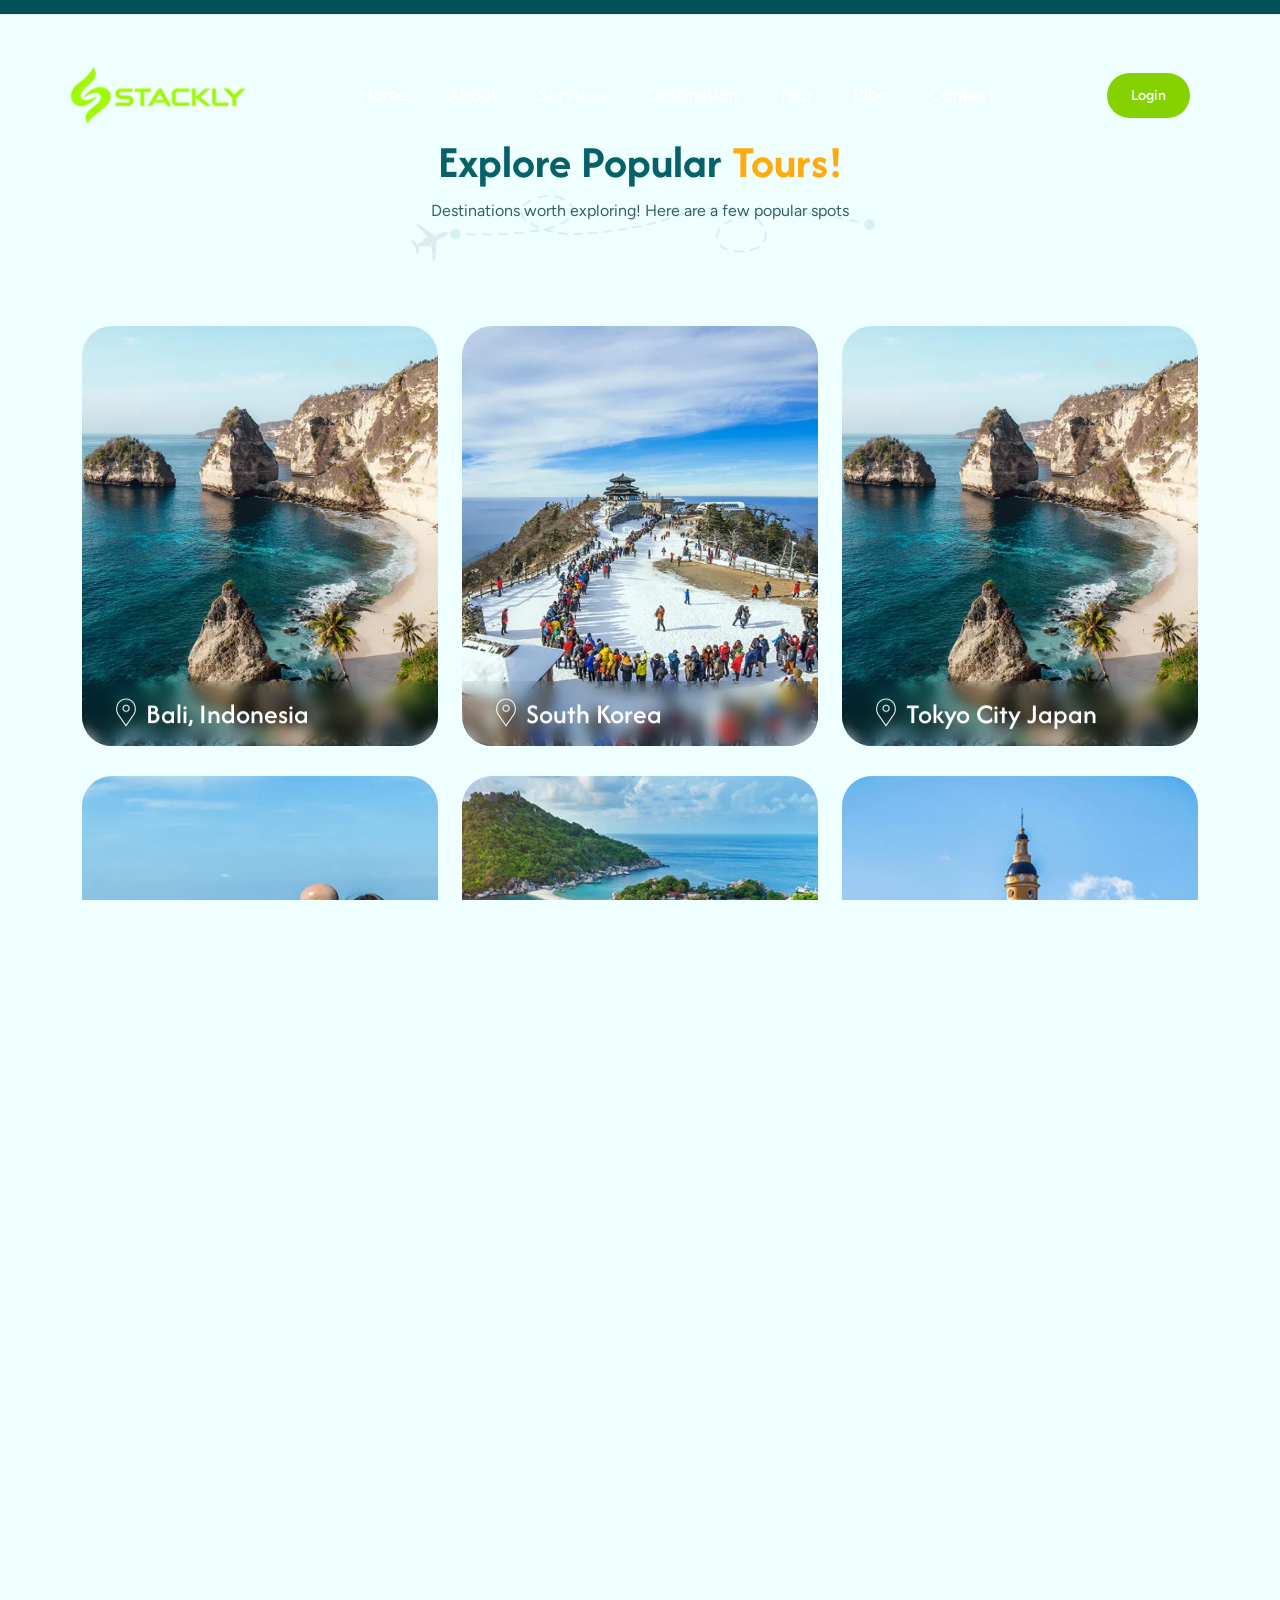
<file: tours.html>
<!DOCTYPE html>
<html lang="en">
<head>
    <!-- Character Encoding -->
	<meta charset="UTF-8">

	<!-- Responsive Design -->
	<meta name="viewport" content="width=device-width, initial-scale=1.0">

	<!-- Title -->
	<title>Stackly - Travel & Tour</title>

    <!-- IE Compatibility -->
    <meta http-equiv="X-UA-Compatible" content="IE=edge">
    <meta name="format-detection" content="telephone=no">
	<link rel="stylesheet" type="text/css" href="assets/icons/line-awesome/css/line-awesome.min.css">
	<link rel="stylesheet" type="text/css" href="assets/icons/flaticon/flaticon.css">
	<link rel="stylesheet" type="text/css" href="assets/icons/fontawesome/css/all.min.css">
	<link rel="stylesheet" type="text/css" href="assets/icons/themify-icons/css/themify-icons.css">
	<link rel="stylesheet" type="text/css" href="assets/icons/feather/css/feather.css">
	<link rel="stylesheet" href="assets/vendor/swiper/swiper-bundle.min.css">
	<link rel="stylesheet" href="assets/vendor/flatpickr/css/flatpicker.css">
	<link rel="stylesheet" href="assets/vendor/lightgallery/dist/css/lightgallery-bundle.min.css">
	<link rel="stylesheet" href="assets/vendor/nouislider/nouislider.min.css">

	<!-- style -->
	<link rel="stylesheet" href="assets/css/style.css">
	<link rel="preconnect" href="https://fonts.googleapis.com">
	<link rel="preconnect" href="https://fonts.gstatic.com" crossorigin>
	<link href="https://fonts.googleapis.com/css2?family=Inter:wght@100..900&family=Afacad:ital,wght@0,400..700;1,400..700&family=Figtree:ital,wght@0,300..900;1,300..900&family=Kaushan+Script&display=swap" rel="stylesheet">

	<style>

@media (min-width: 992px) {

    .page-content > div:first-child {
        min-height: 0 !important;
        height: auto !important;
    }

    .page-content > div:first-child > div {
        min-height: 0 !important;
    }

}
	</style>
</head>
<body class="selection:bg-[#484848] selection:text-white">
<!-- LOADING AREA START ===== -->
<div class="loading-area">
    <div class="loading-box"></div>
    <div class="loading-pic">
        <figure class="loader">
            <div class="dot white"></div>
            <div class="dot"></div>
            <div class="dot"></div>
            <div class="dot"></div>
            <div class="dot"></div>
        </figure>
    </div>
</div>
<!-- LOADING AREA  END ====== -->

<!-- Curser Pointer -->
<div class="cursor"></div>
<div class="cursor2"></div>
<div class="page-wraper">
	<!-- HEADER START -->
<header class="site-header sticky-header absolute lg:left-8.75 lg:right-8.75 lg:top-8.75 left-0 right-0 top-0 duration-500 z-999 [.site-header.is-fixed]:fixed [.site-header.is-fixed]:animate-header-scroll-animation [.site-header.is-fixed]:bg-primary [.site-header.is-fixed]:rounded-b-3xl [.site-header.is-fixed]:top-0">

    <div class="main-bar-wraper">

        <!-- Keep the existing header structure -->
        <div class="w-full lg:min-h-30 min-h-20 lg:ps-8.75 px-4 lg:pe-13.75 duration-500 rounded-5xl flex items-center justify-between">

            <!-- Logo + Navigation -->
            <div class="flex relative w-full items-center">

                <!-- Logo -->
                <div class="flex items-center relative z-9 h-20 lg:w-44 w-30 shrink-0">
                    <a href="index.html" class="table-cell align-middle">
                        <img
                            src="assets/images/logo.webp"
                            alt="Stackly"
                            class="object-contain duration-500 max-w-40"
                        >
                    </a>
                </div>

                <!-- Mobile Menu Button -->
                <button
                    class="xmenu-toggler lg:hidden ml-auto size-11 bg-dark-600 relative cursor-pointer"
                    type="button"
                    aria-label="Open menu"
                    aria-expanded="false"
                    aria-controls="mobile-menu"
                >
                    <span class="block absolute left-2.5 h-0.5 rounded-px bg-white top-3.25 w-5.5"></span>
                    <span class="block absolute left-2.5 h-0.5 rounded-px bg-white top-5.5 w-6.25"></span>
                    <span class="block absolute left-2.5 h-0.5 rounded-px bg-white top-8 w-4"></span>
                </button>

                <!-- Navigation -->
                <div class="flex lg:justify-center lg:basis-auto lg:grow max-lg:flex-col justify-start font-base max-lg:fixed max-lg:h-screen max-lg:px-5 max-lg:top-0 max-lg:-left-75 max-lg:z-9999 max-lg:bg-white dark:max-lg:bg-dark max-lg:w-72 max-lg:overflow-auto max-lg:duration-700 header-nav custom-scroll">

                    <!-- Mobile Logo -->
                    <div class="flex items-center relative z-9 py-6.25 lg:hidden">
                        <a href="index.html" class="table-cell align-middle">
                            <img
                                src="assets/images/logo.webp"
                                alt="Stackly"
                                class="object-contain duration-500 max-w-36"
                            >
                        </a>
                    </div>

                    <!-- Main Navigation -->
                    <ul class="lg:flex flex-wrap navbar-nav items-center">

                        <!-- Home -->
                        <li class="lg:inline-block block max-lg:border-b max-lg:border-gray-200 relative">
                            <a
                                href="index.html"
                                class="lg:py-7.5 py-3 xl:px-5 lg:px-3 relative lg:inline-block block text-lg font-medium lg:text-white text-heading hover:text-secondary transition-all"
                            >
                                Home
                            </a>
                        </li>

                        <!-- About -->
                        <li class="lg:inline-block block max-lg:border-b max-lg:border-gray-200 relative">
                            <a
                                href="about.html"
                                class="lg:py-7.5 py-3 xl:px-5 lg:px-3 relative lg:inline-block block text-lg font-medium lg:text-white text-heading hover:text-secondary transition-all"
                            >
                                About
                            </a>
                        </li>

                        <!-- Services -->
                        <li class="lg:inline-block block max-lg:border-b max-lg:border-gray-200 relative">
                            <a
                                href="services.html"
                                class="lg:py-7.5 py-3 xl:px-5 lg:px-3 relative lg:inline-block block text-lg font-medium lg:text-white text-heading hover:text-secondary transition-all"
                            >
                                Services
                            </a>
                        </li>

                        <!-- Destination -->
                        <li class="lg:inline-block block max-lg:border-b max-lg:border-gray-200 relative">
                            <a
                                href="destination.html"
                                class="lg:py-7.5 py-3 xl:px-5 lg:px-3 relative lg:inline-block block text-lg font-medium lg:text-white text-heading hover:text-secondary transition-all"
                            >
                                Destination
                            </a>
                        </li>

                        <!-- Tour -->
                        <li class="lg:inline-block block max-lg:border-b max-lg:border-gray-200 relative">
                            <a
                                href="tours.html"
                                class="lg:py-7.5 py-3 xl:px-5 lg:px-3 relative lg:inline-block block text-lg font-medium lg:text-white text-heading hover:text-secondary transition-all"
                            >
                                Tour
                            </a>
                        </li>

                        <!-- Blog -->
                        <li class="lg:inline-block block max-lg:border-b max-lg:border-gray-200 relative">
                            <a
                                href="blogs.html"
                                class="lg:py-7.5 py-3 xl:px-5 lg:px-3 relative lg:inline-block block text-lg font-medium lg:text-white text-heading hover:text-secondary transition-all"
                            >
                                Blog
                            </a>
                        </li>

                        <!-- Contact -->
                        <li class="lg:inline-block block max-lg:border-b max-lg:border-gray-200 relative">
                            <a
                                href="contact.html"
                                class="lg:py-7.5 py-3 xl:px-5 lg:px-3 relative lg:inline-block block text-lg font-medium lg:text-white text-heading hover:text-secondary transition-all"
                            >
                                Contact
                            </a>
                        </li>

                        <!-- Mobile Login -->
                        <li class="lg:hidden block pt-5">
                            <a
                                href="login.html"
                                class="block text-center px-6 py-3 rounded-full bg-secondary text-white font-semibold"
                            >
                                Login
                            </a>
                        </li>

                    </ul>
                </div>

                <!-- Login Button -->
                <div class="hidden lg:flex items-center relative z-9 ml-auto shrink-0">
                    <a
                        href="login.html"
                        class="inline-flex items-center justify-center px-6 py-3 rounded-full bg-secondary text-white font-semibold hover:opacity-90 transition-all"
                    >
                        Login
                    </a>
                </div>

            </div>

        </div>
    </div>

</header>
<!-- HEADER END -->

	<div id="smooth-wrapper">
		<div id="smooth-content">
			<!-- CONTENT START -->
			<div class="page-content">
    
    <!-- ABOUT BANNER START -->
    <div
        class="relative w-full overflow-hidden"
        style="
            background-color: #034A50 !important;
            background-image: none !important;
        "
    >

        <!-- Dark teal overlay -->
        <div
            class="absolute inset-0"
            style="background: rgba(6, 97, 104, 0.25) !important;"
        ></div>

        <!-- Banner Content -->
        <div class="flex w-full lg:h-110 md:h-95 h-80 pb-10 items-baseline mx-auto relative z-5">

            <div class="relative md:mt-60 mt-45 flex items-center justify-center w-full flex-col">

                <!-- TITLE -->
                <div>
                    <h2
                        class="lg:text-60 md:text-52 text-28 relative"
                        style="color: #ffffff !important;"
                    >
                        Tours
                    </h2>
                </div>

                <!-- BREADCRUMB -->
                <div>
                    <ul class="inline-block">

                        <li
                            class="text-base pr-7.5 relative inline-block font-semibold
                            after:content-['-']
                            after:absolute
                            after:right-2
                            after:-top-1.5
                            after:text-26
                            after:font-normal"
                            style="
                                color: #ffffff !important;
                            "
                        >

                            <a
                                href="index.html"
                                style="color: #ffffff !important;"
                            >
                                Home
                            </a>

                        </li>

                        <li
                            class="relative inline-block text-base font-semibold"
                            style="color: #85D200 !important;"
                        >
                            Tours
                        </li>

                    </ul>
                </div>

            </div>

        </div>

        <!-- CLOUD -->
        <div class="h-50 w-full absolute top-50 left-0 z-1">
            <div class="inline-block whitespace-nowrap animate-moveCloud">
                <img
                    src="assets/images/inr-banner-cloud.webp"
                    alt="Image"
                    class="h-47.5"
                >
            </div>
        </div>

        <!-- AIRPLANE -->
        <div class="absolute w-1/2 right-0 top-0 bottom-0 z-1">
            <div class="mt-60 animate-slide-right">
                <img
                    src="assets/images/airplane.webp"
                    alt="Image"
                    class="animate-slide-top-fast"
                    width="378"
                    height="146"
                >
            </div>
        </div>

        <!-- LEFT BALLOON -->
        <div class="absolute right-11.25 bottom-16.25 animate-slide-top2 z-2">
            <img
                src="assets/images/hotballon-Left.webp"
                alt="Image"
                class="md:w-21 w-10"
                width="84"
                height="121"
            >
        </div>

        <!-- RIGHT BALLOON -->
        <div class="absolute md:-right-15 -right-10 top-41.25 animate-slide-top z-2">
            <img
                src="assets/images/hotballon-right.webp"
                alt="Image"
                class="md:w-37.5 w-20"
                width="230"
                height="333"
            >
        </div>

    </div>
    <!-- ABOUT BANNER END -->
				
				<!--EXPLORE POPULAR TOUR START-->
				<div class="section-full trv-inner-page-section xl:pt-30 pt-12.5 xl:pb-22.5 pb-5">
					<div class="container">
						<!-- TITLE START-->
						<div class="text-center max-w-150 mx-auto md:mb-15 mb-7.5">
							<h2 class="xl:text-46 md:text-40 text-3xl mb-2.5">Explore Popular <span class="text-citrusyellow">Tours!</span></h2>
							<div class="text-base">Destinations worth exploring! Here are a few popular spots</div>
							<div class="-mt-7">
								<img src="assets/images/background/Title-Separator.webp" alt="Image" class="w-117.5 inline-block dark:invert">
							</div>
						</div>
						<!-- TITLE END-->
						<div class="section-content">
							<div class="trv-popular-tours-row">
								<div class="row">
									<!--BOX-1-->
									<div class="xl:w-1/3 lg:w-1/2 w-full mb-7.5">
										<div class="overflow-hidden relative group">
											<div class="relative overflow-hidden rounded-3xl">
												<a href="404.html"><img src="assets/images/tour/style1/pic1.webp" alt="Image" class="h-105 w-full object-cover object-center" width="416" height="420" loading="lazy"></a>
												<div class="absolute bottom-0 left-0 right-0 py-3.75 px-7.5 bg-primary/5 backdrop-blur-[7px] duration-500 group-hover:opacity-0">
													<h3 class="md:text-28 text-22 font-medium">
														<a href="404.html" class="text-white">
															<i class="flaticon-placeholder"></i>
															Bali, Indonesia
														</a>
													</h3>
												</div>
											</div>
											<div class="duration-500 opacity-0 translate-y-7.5 scale-1 absolute inset-5 p-7.5 rounded-2xl shadow-trv-content bg-primary/60 backdrop-blur-[5px] flex flex-col justify-between group-hover:opacity-100 group-hover:translate-y-0 group-hover:scale-100">
												<div class="flex justify-between mb-7.5">
													<div class="h-10 py-2.5 px-5 bg-primary text-white font-semibold text-sm rounded-e-5xl flex -ml-7.5 items-center">
														<i class="bi bi-calendar2-week text-xl mr-2.5"></i>
														<span class="block">8 days , 3 Nights</span>
													</div>
													<div class="w-22.5 text-right">
														<span class="text-white text-34 leading-[1.3] font-black block">$59</span>
														<span class="text-base block text-white">Per Day</span>
													</div>
												</div>
												<div class="trv-content-bottom-section">
													<div class="mb-5">
														<h3 class="md:text-28 text-22 font-medium">
															<a href="404.html" class="text-white">
																<i class="flaticon-placeholder"></i>
																Bali, Indonesia
															</a>
														</h3>
													</div>
													<div class="flex flex-wrap items-center justify-between">
														<div>
															<a href="404.html" class="site-button outline btn-sm !text-white hover:!text-citrusyellow">Book Now</a>
														</div>
														<div class="trv-tour-rating">
															<span class="text-white">(4.8 Review)</span>
															<div class="trv-review-rating">
																<i class="las la-star text-citrusyellow"></i>
																<i class="las la-star text-citrusyellow"></i>
																<i class="las la-star text-citrusyellow"></i>
																<i class="las la-star text-citrusyellow"></i>
																<i class="las la-star text-citrusyellow"></i>
															</div>
														</div>
													</div>
												</div>
											</div>
										</div>
									</div>
									<!--BOX-2-->
									<div class="xl:w-1/3 lg:w-1/2 w-full mb-7.5">
										<div class="overflow-hidden relative group">
											<div class="relative overflow-hidden rounded-3xl">
												<a href="404.html"><img src="assets/images/tour/style1/pic2.webp" alt="Image" class="h-105 w-full object-cover object-center" width="416" height="420" loading="lazy"></a>
												<div class="absolute bottom-0 left-0 right-0 py-3.75 px-7.5 bg-primary/5 backdrop-blur-[7px] duration-500 group-hover:opacity-0">
													<h3 class="md:text-28 text-22 font-medium">
														<a href="404.html" class="text-white">
															<i class="flaticon-placeholder"></i>
															South Korea
														</a>
													</h3>
												</div>
											</div>
											<div class="duration-500 opacity-0 translate-y-7.5 scale-1 absolute inset-5 p-7.5 rounded-2xl shadow-trv-content bg-primary/60 backdrop-blur-[5px] flex flex-col justify-between group-hover:opacity-100 group-hover:translate-y-0 group-hover:scale-100">
												<div class="flex justify-between mb-7.5">
													<div class="h-10 py-2.5 px-5 bg-primary text-white font-semibold text-sm rounded-e-5xl flex -ml-7.5 items-center">
														<i class="bi bi-calendar2-week text-xl mr-2.5"></i>
														<span class="block">8 days , 3 Nights</span>
													</div>
													<div class="w-22.5 text-right">
														<span class="text-white text-34 leading-[1.3] font-black block">$59</span>
														<span class="text-base block text-white">Per Day</span>
													</div>
												</div>
												<div class="trv-content-bottom-section">
													<div class="mb-5">
														<h3 class="md:text-28 text-22 font-medium">
															<a href="404.html" class="text-white">
																<i class="flaticon-placeholder"></i>
															South Korea
															</a>
														</h3>
													</div>
													<div class="flex flex-wrap items-center justify-between">
														<div>
															<a href="404.html" class="site-button outline btn-sm !text-white hover:!text-citrusyellow">Book Now</a>
														</div>
														<div class="trv-tour-rating">
															<span class="text-white">(4.8 Review)</span>
															<div class="trv-review-rating">
																<i class="las la-star text-citrusyellow"></i>
																<i class="las la-star text-citrusyellow"></i>
																<i class="las la-star text-citrusyellow"></i>
																<i class="las la-star text-citrusyellow"></i>
																<i class="las la-star text-citrusyellow"></i>
															</div>
														</div>
													</div>
												</div>
											</div>
										</div>
									</div>
									<!--BOX-3-->
									<div class="xl:w-1/3 lg:w-1/2 w-full mb-7.5">
										<div class="overflow-hidden relative group">
											<div class="relative overflow-hidden rounded-3xl">
												<a href="404.html"><img src="assets/images/tour/style1/pic1.webp" alt="Image" class="h-105 w-full object-cover object-center" width="416" height="420" loading="lazy"></a>
												<div class="absolute bottom-0 left-0 right-0 py-3.75 px-7.5 bg-primary/5 backdrop-blur-[7px] duration-500 group-hover:opacity-0">
													<h3 class="md:text-28 text-22 font-medium">
														<a href="404.html" class="text-white">
															<i class="flaticon-placeholder"></i>
														Tokyo City Japan
														</a>
													</h3>
												</div>
											</div>
											<div class="duration-500 opacity-0 translate-y-7.5 scale-1 absolute inset-5 p-7.5 rounded-2xl shadow-trv-content bg-primary/60 backdrop-blur-[5px] flex flex-col justify-between group-hover:opacity-100 group-hover:translate-y-0 group-hover:scale-100">
												<div class="flex justify-between mb-7.5">
													<div class="h-10 py-2.5 px-5 bg-primary text-white font-semibold text-sm rounded-e-5xl flex -ml-7.5 items-center">
														<i class="bi bi-calendar2-week text-xl mr-2.5"></i>
														<span class="block">8 days , 3 Nights</span>
													</div>
													<div class="w-22.5 text-right">
														<span class="text-white text-34 leading-[1.3] font-black block">$59</span>
														<span class="text-base block text-white">Per Day</span>
													</div>
												</div>
												<div class="trv-content-bottom-section">
													<div class="mb-5">
														<h3 class="md:text-28 text-22 font-medium">
															<a href="404.html" class="text-white">
																<i class="flaticon-placeholder"></i>
																Tokyo City Japan
															</a>
														</h3>
													</div>
													<div class="flex flex-wrap items-center justify-between">
														<div>
															<a href="404.html" class="site-button outline btn-sm !text-white hover:!text-citrusyellow">Book Now</a>
														</div>
														<div class="trv-tour-rating">
															<span class="text-white">(4.8 Review)</span>
															<div class="trv-review-rating">
																<i class="las la-star text-citrusyellow"></i>
																<i class="las la-star text-citrusyellow"></i>
																<i class="las la-star text-citrusyellow"></i>
																<i class="las la-star text-citrusyellow"></i>
																<i class="las la-star text-citrusyellow"></i>
															</div>
														</div>
													</div>
												</div>
											</div>
										</div>
									</div>
									<!--BOX-4-->
									<div class="xl:w-1/3 lg:w-1/2 w-full mb-7.5">
										<div class="overflow-hidden relative group">
											<div class="relative overflow-hidden rounded-3xl">
												<a href="404.html"><img src="assets/images/tour/style1/pic4.webp" alt="Image" class="h-105 w-full object-cover object-center" width="416" height="420" loading="lazy"></a>
												<div class="absolute bottom-0 left-0 right-0 py-3.75 px-7.5 bg-primary/5 backdrop-blur-[7px] duration-500 group-hover:opacity-0">
													<h3 class="md:text-28 text-22 font-medium">
														<a href="404.html" class="text-white">
															<i class="flaticon-placeholder"></i>
															Plateau in Slovenia
														</a>
													</h3>
												</div>
											</div>
											<div class="duration-500 opacity-0 translate-y-7.5 scale-1 absolute inset-5 p-7.5 rounded-2xl shadow-trv-content bg-primary/60 backdrop-blur-[5px] flex flex-col justify-between group-hover:opacity-100 group-hover:translate-y-0 group-hover:scale-100">
												<div class="flex justify-between mb-7.5">
													<div class="h-10 py-2.5 px-5 bg-primary text-white font-semibold text-sm rounded-e-5xl flex -ml-7.5 items-center">
														<i class="bi bi-calendar2-week text-xl mr-2.5"></i>
														<span class="block">8 days , 3 Nights</span>
													</div>
													<div class="w-22.5 text-right">
														<span class="text-white text-34 leading-[1.3] font-black block">$59</span>
														<span class="text-base block text-white">Per Day</span>
													</div>
												</div>
												<div class="trv-content-bottom-section">
													<div class="mb-5">
														<h3 class="md:text-28 text-22 font-medium">
															<a href="404.html" class="text-white">
																<i class="flaticon-placeholder"></i>
																Plateau in Slovenia
															</a>
														</h3>
													</div>
													<div class="flex flex-wrap items-center justify-between">
														<div>
															<a href="404.html" class="site-button outline btn-sm !text-white hover:!text-citrusyellow">Book Now</a>
														</div>
														<div class="trv-tour-rating">
															<span class="text-white">(4.8 Review)</span>
															<div class="trv-review-rating">
																<i class="las la-star text-citrusyellow"></i>
																<i class="las la-star text-citrusyellow"></i>
																<i class="las la-star text-citrusyellow"></i>
																<i class="las la-star text-citrusyellow"></i>
																<i class="las la-star text-citrusyellow"></i>
															</div>
														</div>
													</div>
												</div>
											</div>
										</div>
									</div>
									<!--BOX-5-->
									<div class="xl:w-1/3 lg:w-1/2 w-full mb-7.5">
										<div class="overflow-hidden relative group">
											<div class="relative overflow-hidden rounded-3xl">
												<a href="404.html"><img src="assets/images/tour/style1/pic5.webp" alt="Image" class="h-105 w-full object-cover object-center" width="416" height="420" loading="lazy"></a>
												<div class="absolute bottom-0 left-0 right-0 py-3.75 px-7.5 bg-primary/5 backdrop-blur-[7px] duration-500 group-hover:opacity-0">
													<h3 class="md:text-28 text-22 font-medium">
														<a href="404.html" class="text-white">
															<i class="flaticon-placeholder"></i>
															Bali, Indonesia
														</a>
													</h3>
												</div>
											</div>
											<div class="duration-500 opacity-0 translate-y-7.5 scale-1 absolute inset-5 p-7.5 rounded-2xl shadow-trv-content bg-primary/60 backdrop-blur-[5px] flex flex-col justify-between group-hover:opacity-100 group-hover:translate-y-0 group-hover:scale-100">
												<div class="flex justify-between mb-7.5">
													<div class="h-10 py-2.5 px-5 bg-primary text-white font-semibold text-sm rounded-e-5xl flex -ml-7.5 items-center">
														<i class="bi bi-calendar2-week text-xl mr-2.5"></i>
														<span class="block">8 days , 3 Nights</span>
													</div>
													<div class="w-22.5 text-right">
														<span class="text-white text-34 leading-[1.3] font-black block">$59</span>
														<span class="text-base block text-white">Per Day</span>
													</div>
												</div>
												<div class="trv-content-bottom-section">
													<div class="mb-5">
														<h3 class="md:text-28 text-22 font-medium">
															<a href="404.html" class="text-white">
																<i class="flaticon-placeholder"></i>
																Bali, Indonesia
															</a>
														</h3>
													</div>
													<div class="flex flex-wrap items-center justify-between">
														<div>
															<a href="404.html" class="site-button outline btn-sm !text-white hover:!text-citrusyellow">Book Now</a>
														</div>
														<div class="trv-tour-rating">
															<span class="text-white">(4.8 Review)</span>
															<div class="trv-review-rating">
																<i class="las la-star text-citrusyellow"></i>
																<i class="las la-star text-citrusyellow"></i>
																<i class="las la-star text-citrusyellow"></i>
																<i class="las la-star text-citrusyellow"></i>
																<i class="las la-star text-citrusyellow"></i>
															</div>
														</div>
													</div>
												</div>
											</div>
										</div>
									</div>
									<!--BOX-6-->
									<div class="xl:w-1/3 lg:w-1/2 w-full mb-7.5">
										<div class="overflow-hidden relative group">
											<div class="relative overflow-hidden rounded-3xl">
												<a href="404.html"><img src="assets/images/tour/style1/pic6.webp" alt="Image" class="h-105 w-full object-cover object-center" width="416" height="420" loading="lazy"></a>
												<div class="absolute bottom-0 left-0 right-0 py-3.75 px-7.5 bg-primary/5 backdrop-blur-[7px] duration-500 group-hover:opacity-0">
													<h3 class="md:text-28 text-22 font-medium">
														<a href="404.html" class="text-white">
															<i class="flaticon-placeholder"></i>
															Bali, Indonesia
														</a>
													</h3>
												</div>
											</div>
											<div class="duration-500 opacity-0 translate-y-7.5 scale-1 absolute inset-5 p-7.5 rounded-2xl shadow-trv-content bg-primary/60 backdrop-blur-[5px] flex flex-col justify-between group-hover:opacity-100 group-hover:translate-y-0 group-hover:scale-100">
												<div class="flex justify-between mb-7.5">
													<div class="h-10 py-2.5 px-5 bg-primary text-white font-semibold text-sm rounded-e-5xl flex -ml-7.5 items-center">
														<i class="bi bi-calendar2-week text-xl mr-2.5"></i>
														<span class="block">8 days , 3 Nights</span>
													</div>
													<div class="w-22.5 text-right">
														<span class="text-white text-34 leading-[1.3] font-black block">$59</span>
														<span class="text-base block text-white">Per Day</span>
													</div>
												</div>
												<div class="trv-content-bottom-section">
													<div class="mb-5">
														<h3 class="md:text-28 text-22 font-medium">
															<a href="404.html" class="text-white">
																<i class="flaticon-placeholder"></i>
																Bali, Indonesia
															</a>
														</h3>
													</div>
													<div class="flex flex-wrap items-center justify-between">
														<div>
															<a href="404.html" class="site-button outline btn-sm !text-white hover:!text-citrusyellow">Book Now</a>
														</div>
														<div class="trv-tour-rating">
															<span class="text-white">(4.8 Review)</span>
															<div class="trv-review-rating">
																<i class="las la-star text-citrusyellow"></i>
																<i class="las la-star text-citrusyellow"></i>
																<i class="las la-star text-citrusyellow"></i>
																<i class="las la-star text-citrusyellow"></i>
																<i class="las la-star text-citrusyellow"></i>
															</div>
														</div>
													</div>
												</div>
											</div>
										</div>
									</div>
								</div>
								                                <ul class="relative block my-7.5 text-center">
                                    <li class="relative inline-block mx-px prev">
                                        <a class="relative flex justify-center items-center size-11.5 text-primary text-lg leading-11.5 font-bold text-center duration-500 font-title z-1 rounded-2lg border border-primary/20 bg-white hover:bg-primary hover:text-white" href="404.html">
                                            <i class="las la-angle-left"></i>
                                        </a>
                                    </li>
                                    <li class="relative inline-block mx-px">
                                        <a class="relative flex justify-center items-center size-11.5 text-primary dark:text-white text-lg leading-11.5 font-bold text-center duration-500 font-title z-1 rounded-2lg border border-transparent hover:border-primary/20 hover:bg-white hover:text-primary" href="404.html">1</a>
                                    </li>
                                    <li class="relative inline-block mx-px">
                                        <a class="relative flex justify-center items-center size-11.5 text-primary dark:text-white text-lg leading-11.5 font-bold text-center duration-500 font-title z-1 rounded-2lg border border-transparent hover:border-primary/20 hover:bg-white hover:text-primary" href="404.html">2</a>
                                    </li>
                                    <li class="relative inline-block mx-px">
                                        <a class="relative flex justify-center items-center size-11.5 text-primary dark:text-white text-lg leading-11.5 font-bold text-center duration-500 font-title z-1 rounded-2lg border border-transparent hover:border-primary/20 hover:bg-white hover:text-primary" href="404.html">3</a>
                                    </li>
                                    <li class="relative inline-block mx-px">
                                        <a class="relative flex justify-center items-center size-11.5 text-primary dark:text-white text-lg leading-11.5 font-bold text-center duration-500 font-title z-1 rounded-2lg border border-transparent hover:border-primary/20 hover:bg-white hover:text-primary" href="404.html">...</a>
                                    </li>
                                    <li class="relative inline-block mx-px next">
                                        <a class="relative flex justify-center items-center size-11.5 text-primary text-lg leading-11.5 font-bold text-center duration-500 font-title z-1 rounded-2lg border border-primary/20 bg-white hover:bg-primary hover:text-white" href="404.html">
                                            <i class="las la-angle-right"></i>
                                        </a>
                                    </li>
                                </ul>
							</div>
						</div> 
					</div>
				</div>
				<!--EXPLORE POPULAR TOUR END-->

				<!-- ADVENTURE SECTION START -->
				<div class="py-22.5 bg-cover relative text-center overflow-hidden bg-[url(../images/background/adv-bg-2.webp)] trv-adventure-st1">
					<div class="rounded-full inline-block relative mb-0 circle-text2">
						<div class="bg-primary rounded-full sm:size-55 size-50 flex items-center justify-center emblem-wrap">
							<div class="font-base text-xs font-normal tracking-[10px] uppercase mx-auto sm:size-50 size-45 rounded-full text-white text-center bg-transparent animate-spinZ emblem">Want-to-see-our-top-destinations-</div>
							<i class="mx-auto sm:size-31 size-25 text-center flex items-center justify-center rounded-full bg-[#0A747C] absolute left-1/2 top-1/2 -translate-1/2 overflow-hidden"><img src="assets/images/advanture-st1.webp" alt="In Circle Pic" class="h-auto sm:max-w-18.5 max-w-15.5" width="74" height="74" loading="lazy"></i>
						</div>
					</div>
					<h2 class="!font-display leading-[1] xl:!text-50xl md:!text-30xl sm:!text-80 !text-40 px-7.5 !font-normal !text-white md:text-shadow-[2px_5px_0px_rgba(255,255,255,0.72)] max-sm:mt-7.5">Your Dreams</h2>
					<p class="font-title uppercase xl:text-50 sm:text-3xl text-22 leading-[1.2] font-normal text-white sm:mb-7.5 max-sm:my-2.5">It's time to Travel </p>
					<a href="404.html" class="site-button butn-bg-shape">Booking Now</a>
				</div>
				<!-- ADVENTURE SECTION END -->

				<!-- CLIENT LOGO SECTION START -->
				<div class="p-5 bg-light">
					<div class="py-5 bg-white border-4 border-dashed border-paleaqua dark:bg-white/10 dark:border-paleaqua/40">
						<div class="container">
							<div class="grid grid-cols-12 items-center">
								<div class="xl:col-span-3 col-span-12">
									<div>
										<h2 class="!font-black !leading-[1] xl:text-46 md:text-40 text-3xl max-xl:mb-5 max-xl:text-center"><span class="!font-base text-citrusyellow block text-5xl !font-black">1K+ </span>Brands Trust Us</h2>
									</div>
								</div>
								<div class="xl:col-span-9 col-span-12">
									<div class="swiper brand-swiper">
										<div class="swiper-wrapper">
											<div class="swiper-slide">
												<div class="text-center">
													<a href="404.html"><img src="assets/images/client-logo/dark/1.webp" class="w-auto h-11.25 mx-auto opacity-40 dark:invert dark:opacity-80" alt="img" width="339" height="82" loading="lazy"></a>
												</div>
											</div>
											<div class="swiper-slide">
												<div class="text-center">
													<a href="404.html"><img src="assets/images/client-logo/dark/2.webp" class="w-auto h-11.25 mx-auto opacity-40 dark:invert dark:opacity-80" alt="img" width="232" height="91" loading="lazy"></a>
												</div>
											</div>
											<div class="swiper-slide">
												<div class="text-center">
													<a href="404.html"><img src="assets/images/client-logo/dark/3.webp" class="w-auto h-11.25 mx-auto opacity-40 dark:invert dark:opacity-80" alt="img" width="389" height="91" loading="lazy"></a>
												</div>
											</div>
											<div class="swiper-slide">
												<div class="text-center">
													<a href="404.html"><img src="assets/images/client-logo/dark/4.webp" class="w-auto h-11.25 mx-auto opacity-40 dark:invert dark:opacity-80" alt="img" width="219" height="91" loading="lazy"></a>
												</div>
											</div>
											<div class="swiper-slide">
												<div class="text-center">
													<a href="404.html"><img src="assets/images/client-logo/dark/5.webp" class="w-auto h-11.25 mx-auto opacity-40 dark:invert dark:opacity-80" alt="img" width="211" height="91" loading="lazy"></a>
												</div>
											</div>
											<div class="swiper-slide">
												<div class="text-center">
													<a href="404.html"><img src="assets/images/client-logo/dark/1.webp" class="w-auto h-11.25 mx-auto opacity-40 dark:invert dark:opacity-80" alt="img" width="339" height="81" loading="lazy"></a>
												</div>
											</div>
											<div class="swiper-slide">
												<div class="text-center">
													<a href="404.html"><img src="assets/images/client-logo/dark/2.webp" class="w-auto h-11.25 mx-auto opacity-40 dark:invert dark:opacity-80" alt="img" width="232" height="91" loading="lazy"></a>
												</div>
											</div>
											<div class="swiper-slide">
												<div class="text-center">
													<a href="404.html"><img src="assets/images/client-logo/dark/3.webp" class="w-auto h-11.25 mx-auto opacity-40 dark:invert dark:opacity-80" alt="img" width="339" height="91" loading="lazy"></a>
												</div>
											</div>
											<div class="swiper-slide">
												<div class="text-center">
													<a href="404.html"><img src="assets/images/client-logo/dark/4.webp" class="w-auto h-11.25 mx-auto opacity-40 dark:invert dark:opacity-80" alt="img" width="219" height="91" loading="lazy"></a>
												</div>
											</div>
											<div class="swiper-slide">
												<div class="text-center">
													<a href="404.html"><img src="assets/images/client-logo/dark/5.webp" class="w-auto h-11.25 mx-auto opacity-40 dark:invert dark:opacity-80" alt="img" width="211" height="91" loading="lazy"></a>
												</div>
											</div>
										</div>
									</div>
								</div>
							</div>
						</div>
					</div>
				</div>
				<!-- CLIENT LOGO  SECTION End -->

			</div>
			<!-- CONTENT END -->
			<!-- FOOTER START -->
			<footer class="pt-20 bg-primary bg-cover bg-[url(../images/background/ftr-dark-bg.webp)]">
				<div class="-mt-20 relative z-1 bg-citrusyellow">
					<div class="container md:flex items-center justify-between !py-6.25 2xl:!px-17.5 !px-3.75">
						<div class="pr-5 max-lg:w-1/2 max-md:!w-full">
						<div class="text-primary font-display lg:text-80 text-5xl leading-[0.75] lg:text-shadow-[2px_3px_0px_rgba(255,255,255,0.72)] pb-5"><span class="text-white inline-block">Subscribe</span> Now!</div>
							<div class="text-primary text-xl font-medium font-title max-md:mb-5">
								Sign up to searing weekly newsletter to get the latest updates. 
							</div>  
						</div>
						<div class="p-1.5 bg-light rounded-full max-w-107 flex-1 h-20">
						<form class="dzSubscribe" method="post" action="assets/script/mailchamp.php" onsubmit="return validateNewsletterForm(event)">
    <div class="dzSubscribeMsg"></div>

    <div class="flex relative">
        <label for="newsletter-email" class="sr-only">Email address</label>

        <input
            name="news-letter"
            required
            type="email"
            id="newsletter-email"
            autocomplete="email"
            class="form-control !h-17 !border-0 outline-none !py-2.5 !pl-5 !pr-17.5 rounded-full !text-2xs !leading-5 bg-white focus:text-[#212529] focus:bg-transparent focus:shadow-[0_1px_3px_0_rgba(0,0,0,0.6)] placeholder:text-primary"
            placeholder="Email address..."
        >

        <button
            type="submit"
            name="submit"
            value="submit"
            class="text-28 text-white rounded-full size-15 bg-primary absolute top-1.25 right-1.25 duration-500 cursor-pointer"
            aria-label="Subscribe to newsletter">
            <i class="fa-solid fa-magnifying-glass" aria-hidden="true"></i>
        </button>
    </div>
</form>

<script>
function validateNewsletterForm(event) {
    event.preventDefault();

    const emailInput = document.getElementById("newsletter-email");
    const email = emailInput.value.trim();
    const message = document.querySelector(".dzSubscribeMsg");

    // Email validation
    const emailPattern = /^[^\s@]+@[^\s@]+\.[^\s@]+$/;

    if (email === "") {
        message.innerHTML = "Please enter your email address.";
        message.style.color = "red";
        emailInput.focus();
        return false;
    }

    if (!emailPattern.test(email)) {
        message.innerHTML = "Please enter a valid email address.";
        message.style.color = "red";
        emailInput.focus();
        return false;
    }

    // Valid email → redirect to 404 page
    window.location.href = "404.html";

    return false;
}
</script>
						</div>
					</div>
				</div>
				<!-- FOOTER BLOCKES START -->  
				<div class="container">
					<div class="sm:pt-20 pt-10 text-white/06 border-b border-primary dark:border-white/15">
						<div class="grid grid-cols-12">
							<div class="lg:col-span-3 col-span-12 sm:px-3.75">
								<div class="mb-10">
									<div class="mb-10 text-center block max-w-48.25 after:table after:clear-both">
										<a href="index.html"><img src="assets/images/logo.webp" alt="logo" width="193" height="81" loading="lazy"></a>
									</div>
									<p class="sm:pr-12.5 mb-4 text-base text-white/50">Stackly is a travel-focused creative agency delivering smart marketing, engaging content, and digital experiences.</p>
									<ul class="mt-5">
									<li class="inline-flex xl:size-11.5 size-10.5 bg-citrusyellow xl:mr-2.5 mr-1.5 rounded-4xl justify-center items-center duration-500 hover:rounded-2lg group">
										<a class="inline-flex size-9 bg-primary rounded-4xl justify-center items-center duration-500 text-white text-lg group-hover:rounded-2lg" href="404.html">
											<i class="fa-brands fa-x-twitter group-hover:rotate-y-[360deg] group-hover:scale-[1.2] !inline-block duration-[0.5s] group-hover:text-citrusyellow"></i>
										</a>
									</li>
									<li class="inline-flex xl:size-11.5 size-10.5 bg-citrusyellow xl:mr-2.5 mr-1.5 rounded-4xl justify-center items-center duration-500 hover:rounded-2lg group">
										<a class="inline-flex size-9 bg-primary rounded-4xl justify-center items-center duration-500 text-white text-lg group-hover:rounded-2lg" href="404.html">
											<i class="fa-brands fa-facebook group-hover:rotate-y-[360deg] group-hover:scale-[1.2] !inline-block duration-[0.5s] group-hover:text-citrusyellow"></i>
										</a>
									</li>
									<li class="inline-flex xl:size-11.5 size-10.5 bg-citrusyellow xl:mr-2.5 mr-1.5 rounded-4xl justify-center items-center duration-500 hover:rounded-2lg group">
										<a class="inline-flex size-9 bg-primary rounded-4xl justify-center items-center duration-500 text-white text-lg group-hover:rounded-2lg" href="404.html">
											<i class="fa-brands fa-instagram group-hover:rotate-y-[360deg] group-hover:scale-[1.2] !inline-block duration-[0.5s] group-hover:text-citrusyellow"></i>
										</a>
									</li>
									<li class="inline-flex xl:size-11.5 size-10.5 bg-citrusyellow xl:mr-2.5 mr-1.5 rounded-4xl justify-center items-center duration-500 hover:rounded-2lg group">
										<a class="inline-flex size-9 bg-primary rounded-4xl justify-center items-center duration-500 text-white text-lg group-hover:rounded-2lg" href="404.html">
											<i class="fa-brands fa-pinterest group-hover:rotate-y-[360deg] group-hover:scale-[1.2] !inline-block duration-[0.5s] group-hover:text-citrusyellow"></i>
										</a>
									</li>
								</ul>
								</div>    
							</div>
							<div class="lg:col-span-2 col-span-6 mb-5 sm:px-3.75">
								<div class="mb-10">
									<h3 class="!text-white mb-7.5 relative xl:text-28 text-2xl">Quick Links</h3>
									<ul>
										<li class="block w-full py-0.5 overflow-hidden"><a class="pb-1.5 block duration-500 text-base text-paleaqua font-semibold hover:text-citrusyellow" href="about.html">About us</a></li>
										<li class="block w-full py-0.5 overflow-hidden"><a class="pb-1.5 block duration-500 text-base text-paleaqua font-semibold hover:text-citrusyellow" href="tour.html">Tour</a></li>
										<li class="block w-full py-0.5 overflow-hidden"><a class="pb-1.5 block duration-500 text-base text-paleaqua font-semibold hover:text-citrusyellow" href="services.html">Services</a></li>
										<li class="block w-full py-0.5 overflow-hidden"><a class="pb-1.5 block duration-500 text-base text-paleaqua font-semibold hover:text-citrusyellow" href="destination.html">Destinations</a></li>
										<li class="block w-full py-0.5 overflow-hidden"><a class="pb-1.5 block duration-500 text-base text-paleaqua font-semibold hover:text-citrusyellow" href="blog.html">News & Articles</a></li>
									</ul>
								</div>
							</div>
							<div class="lg:col-span-2 col-span-6 mb-5 sm:px-3.75">
								<div class="mb-10">
									<h3 class="!text-white mb-7.5 relative xl:text-28 text-2xl">Destinations</h3>
									<ul>
										<li class="block w-full py-0.5 overflow-hidden"><a class="pb-1.5 block duration-500 text-base text-paleaqua font-semibold hover:text-citrusyellow" href="404.html">Tokyo</a></li>
										<li class="block w-full py-0.5 overflow-hidden"><a class="pb-1.5 block duration-500 text-base text-paleaqua font-semibold hover:text-citrusyellow" href="404.html">France</a></li>
										<li class="block w-full py-0.5 overflow-hidden"><a class="pb-1.5 block duration-500 text-base text-paleaqua font-semibold hover:text-citrusyellow" href="404.html">Dubai</a></li>
										<li class="block w-full py-0.5 overflow-hidden"><a class="pb-1.5 block duration-500 text-base text-paleaqua font-semibold hover:text-citrusyellow" href="404.html">Kenya</a></li>
										<li class="block w-full py-0.5 overflow-hidden"><a class="pb-1.5 block duration-500 text-base text-paleaqua font-semibold hover:text-citrusyellow" href="404.html">Vietnam</a></li>
									</ul>
								</div>
							</div>
							<div class="lg:col-span-2 col-span-6 mb-5 sm:px-3.75">
								<div class="mb-10">
									<h3 class="!text-white mb-7.5 relative xl:text-28 text-2xl">Legal</h3>
									<ul>
										<li class="block w-full py-0.5 overflow-hidden"><a class="pb-1.5 block duration-500 text-base text-paleaqua font-semibold hover:text-citrusyellow" href="404.html">Terms & Condition</a></li>
										<li class="block w-full py-0.5 overflow-hidden"><a class="pb-1.5 block duration-500 text-base text-paleaqua font-semibold hover:text-citrusyellow" href="404.html">Privacy Policy</a></li>
										<li class="block w-full py-0.5 overflow-hidden"><a class="pb-1.5 block duration-500 text-base text-paleaqua font-semibold hover:text-citrusyellow" href="contact.html">Contact</a></li>
										<li class="block w-full py-0.5 overflow-hidden"><a class="pb-1.5 block duration-500 text-base text-paleaqua font-semibold hover:text-citrusyellow" href="404.html">Careers</a></li>
										<li class="block w-full py-0.5 overflow-hidden"><a class="pb-1.5 block duration-500 text-base text-paleaqua font-semibold hover:text-citrusyellow" href="404.html">Help</a></li>
									</ul>
								</div>
							</div>
							<div class="lg:col-span-3 sm:col-span-6 col-span-12 sm:px-3.75">
								<div class="mb-10">
									<ul> 
										<li class="mb-2.5 relative flex items-center">
											<div class="xl:size-14 size-12 xl:min-w-14 min-w-12 rounded-full mr-3.5 bg-white/40 flex items-center justify-center">
												<i class="fa-solid fa-phone text-xl text-white"></i>
											</div>
											<a>
												<span class="xl:text-3xl text-2xl text-citrusyellow font-normal font-display">123 654 0214</span>
											</a>
										</li>
										<li class="mb-2.5 relative flex items-center">
											<div class="xl:size-14 size-12 xl:min-w-14 min-w-12 rounded-full mr-3.5 bg-white/40 flex items-center justify-center">
												<i class="fa-solid fa-envelope text-xl text-white"></i>
											</div>
											<a class="black text-paleaqua font-semibold xl:text-lg text-sm font-base"><span class="__cf_email__">info@stackly.com</span></a>
										</li>
										<li class="relative flex items-center">
											<div class="xl:size-14 size-12 xl:min-w-14 min-w-12 rounded-full mr-3.5 bg-white/40 flex items-center justify-center">
												<i class="fa-solid fa-house text-xl text-white"></i>
											</div>
											<span class="black text-paleaqua font-semibold xl:text-lg text-sm font-base">Salem, Tamilnadu, India.</span>
										</li>
									</ul>  
								</div>
							</div>
						</div>
					</div>
					<div class="xl:py-10 py-1.25 xl:flex items-center">
						<h3 class="whitespace-nowrap mr-11.5 !text-white relative text-28 max-xl:mb-7.5">Follow Instagram</h3>
						<ul class="flex xl:gap-5 max-xl:gap-y-2.5 max-xl:gap-x-[2%] max-xl:flex-wrap">
							<li class="xl:w-[9.43%] lg:w-[9.33%] sm:w-[18.4%] w-[32%]">
								<a href="404.html" class="relative rounded-2xl overflow-hidden flex items-center justify-center duration-500 bg-primary group">
									<img src="assets/images/insta-gallery/pic1.webp" alt="pic1" class="group-hover:opacity-80 group-hover:[filter:blur(3px)]" width="100" height="100" loading="lazy">
									<span class="absolute top-1/2 left-1/2 table -translate-1/2 size-22.5 after:absolute after:block after:w-[0%] after:h-1.5 after:border-t after:border-b after:border-white after:opacity-80 after:top-1/2 after:-translate-y-1/2 after:duration-500 before:absolute before:block before:w-[0%] before:h-1.5 before:border-t before:border-b before:border-white before:opacity-80 before:top-1/2 before:-translate-y-1/2 before:duration-500 before:-right-3/5 after:-left-3/5 group-hover:opacity-100 group-hover:before:w-4/5 group-hover:after:w-4/5">
										<i class="fa-brands fa-instagram absolute left-1/2 top-1/2 translate-1/2 text-white opacity-0 duration-500 group-hover:scale-[1.1] group-hover:-translate-1/2 group-hover:opacity-100"></i>
									</span>
								</a>
							</li>
							<li class="xl:w-[9.43%] lg:w-[9.33%] sm:w-[18.4%] w-[32%]">
								<a href="404.html" class="relative rounded-2xl overflow-hidden flex items-center justify-center duration-500 bg-primary group">
									<img src="assets/images/insta-gallery/pic2.webp" alt="pic2" class="group-hover:opacity-80 group-hover:[filter:blur(3px)]" width="100" height="100" loading="lazy">
									<span class="absolute top-1/2 left-1/2 table -translate-1/2 size-22.5 after:absolute after:block after:w-[0%] after:h-1.5 after:border-t after:border-b after:border-white after:opacity-80 after:top-1/2 after:-translate-y-1/2 after:duration-500 before:absolute before:block before:w-[0%] before:h-1.5 before:border-t before:border-b before:border-white before:opacity-80 before:top-1/2 before:-translate-y-1/2 before:duration-500 before:-right-3/5 after:-left-3/5 group-hover:opacity-100 group-hover:before:w-4/5 group-hover:after:w-4/5">
										<i class="fa-brands fa-instagram absolute left-1/2 top-1/2 translate-1/2 text-white opacity-0 duration-500 group-hover:scale-[1.1] group-hover:-translate-1/2 group-hover:opacity-100"></i>
									</span>
								</a>
							</li>
							<li class="xl:w-[9.43%] lg:w-[9.33%] sm:w-[18.4%] w-[32%]">
								<a href="404.html" class="relative rounded-2xl overflow-hidden flex items-center justify-center duration-500 bg-primary group">
									<img src="assets/images/insta-gallery/pic3.webp" alt="pic3" class="group-hover:opacity-80 group-hover:[filter:blur(3px)]" width="100" height="100" loading="lazy">
									<span class="absolute top-1/2 left-1/2 table -translate-1/2 size-22.5 after:absolute after:block after:w-[0%] after:h-1.5 after:border-t after:border-b after:border-white after:opacity-80 after:top-1/2 after:-translate-y-1/2 after:duration-500 before:absolute before:block before:w-[0%] before:h-1.5 before:border-t before:border-b before:border-white before:opacity-80 before:top-1/2 before:-translate-y-1/2 before:duration-500 before:-right-3/5 after:-left-3/5 group-hover:opacity-100 group-hover:before:w-4/5 group-hover:after:w-4/5">
										<i class="fa-brands fa-instagram absolute left-1/2 top-1/2 translate-1/2 text-white opacity-0 duration-500 group-hover:scale-[1.1] group-hover:-translate-1/2 group-hover:opacity-100"></i>
									</span>
								</a>
							</li>
							<li class="xl:w-[9.43%] lg:w-[9.33%] sm:w-[18.4%] w-[32%]">
								<a href="404.html" class="relative rounded-2xl overflow-hidden flex items-center justify-center duration-500 bg-primary group">
									<img src="assets/images/insta-gallery/pic4.webp" alt="pic4" class="group-hover:opacity-80 group-hover:[filter:blur(3px)]" width="100" height="100" loading="lazy">
									<span class="absolute top-1/2 left-1/2 table -translate-1/2 size-22.5 after:absolute after:block after:w-[0%] after:h-1.5 after:border-t after:border-b after:border-white after:opacity-80 after:top-1/2 after:-translate-y-1/2 after:duration-500 before:absolute before:block before:w-[0%] before:h-1.5 before:border-t before:border-b before:border-white before:opacity-80 before:top-1/2 before:-translate-y-1/2 before:duration-500 before:-right-3/5 after:-left-3/5 group-hover:opacity-100 group-hover:before:w-4/5 group-hover:after:w-4/5">
										<i class="fa-brands fa-instagram absolute left-1/2 top-1/2 translate-1/2 text-white opacity-0 duration-500 group-hover:scale-[1.1] group-hover:-translate-1/2 group-hover:opacity-100"></i>
									</span>
								</a>
							</li>
							<li class="xl:w-[9.43%] lg:w-[9.33%] sm:w-[18.4%] w-[32%]">
								<a href="404.html" class="relative rounded-2xl overflow-hidden flex items-center justify-center duration-500 bg-primary group">
									<img src="assets/images/insta-gallery/pic5.webp" alt="pic5" class="group-hover:opacity-80 group-hover:[filter:blur(3px)]" width="100" height="100" loading="lazy">
									<span class="absolute top-1/2 left-1/2 table -translate-1/2 size-22.5 after:absolute after:block after:w-[0%] after:h-1.5 after:border-t after:border-b after:border-white after:opacity-80 after:top-1/2 after:-translate-y-1/2 after:duration-500 before:absolute before:block before:w-[0%] before:h-1.5 before:border-t before:border-b before:border-white before:opacity-80 before:top-1/2 before:-translate-y-1/2 before:duration-500 before:-right-3/5 after:-left-3/5 group-hover:opacity-100 group-hover:before:w-4/5 group-hover:after:w-4/5">
										<i class="fa-brands fa-instagram absolute left-1/2 top-1/2 translate-1/2 text-white opacity-0 duration-500 group-hover:scale-[1.1] group-hover:-translate-1/2 group-hover:opacity-100"></i>
									</span>
								</a>
							</li>
							<li class="xl:w-[9.43%] lg:w-[9.33%] sm:w-[18.4%] w-[32%]">
								<a href="404.html" class="relative rounded-2xl overflow-hidden flex items-center justify-center duration-500 bg-primary group">
									<img src="assets/images/insta-gallery/pic6.webp" alt="pic6" class="group-hover:opacity-80 group-hover:[filter:blur(3px)]" width="100" height="100" loading="lazy">
									<span class="absolute top-1/2 left-1/2 table -translate-1/2 size-22.5 after:absolute after:block after:w-[0%] after:h-1.5 after:border-t after:border-b after:border-white after:opacity-80 after:top-1/2 after:-translate-y-1/2 after:duration-500 before:absolute before:block before:w-[0%] before:h-1.5 before:border-t before:border-b before:border-white before:opacity-80 before:top-1/2 before:-translate-y-1/2 before:duration-500 before:-right-3/5 after:-left-3/5 group-hover:opacity-100 group-hover:before:w-4/5 group-hover:after:w-4/5">
										<i class="fa-brands fa-instagram absolute left-1/2 top-1/2 translate-1/2 text-white opacity-0 duration-500 group-hover:scale-[1.1] group-hover:-translate-1/2 group-hover:opacity-100"></i>
									</span>
								</a>
							</li>
							<li class="xl:w-[9.43%] lg:w-[9.33%] sm:w-[18.4%] w-[32%]">
								<a href="404.html" class="relative rounded-2xl overflow-hidden flex items-center justify-center duration-500 bg-primary group">
									<img src="assets/images/insta-gallery/pic7.webp" alt="pic7" class="group-hover:opacity-80 group-hover:[filter:blur(3px)]" width="100" height="100" loading="lazy">
									<span class="absolute top-1/2 left-1/2 table -translate-1/2 size-22.5 after:absolute after:block after:w-[0%] after:h-1.5 after:border-t after:border-b after:border-white after:opacity-80 after:top-1/2 after:-translate-y-1/2 after:duration-500 before:absolute before:block before:w-[0%] before:h-1.5 before:border-t before:border-b before:border-white before:opacity-80 before:top-1/2 before:-translate-y-1/2 before:duration-500 before:-right-3/5 after:-left-3/5 group-hover:opacity-100 group-hover:before:w-4/5 group-hover:after:w-4/5">
										<i class="fa-brands fa-instagram absolute left-1/2 top-1/2 translate-1/2 text-white opacity-0 duration-500 group-hover:scale-[1.1] group-hover:-translate-1/2 group-hover:opacity-100"></i>
									</span>
								</a>
							</li>
							<li class="xl:w-[9.43%] lg:w-[9.33%] sm:w-[18.4%] w-[32%]">
								<a href="404.html" class="relative rounded-2xl overflow-hidden flex items-center justify-center duration-500 bg-primary group">
									<img src="assets/images/insta-gallery/pic8.webp" alt="pic8" class="group-hover:opacity-80 group-hover:[filter:blur(3px)]" width="100" height="100" loading="lazy">
									<span class="absolute top-1/2 left-1/2 table -translate-1/2 size-22.5 after:absolute after:block after:w-[0%] after:h-1.5 after:border-t after:border-b after:border-white after:opacity-80 after:top-1/2 after:-translate-y-1/2 after:duration-500 before:absolute before:block before:w-[0%] before:h-1.5 before:border-t before:border-b before:border-white before:opacity-80 before:top-1/2 before:-translate-y-1/2 before:duration-500 before:-right-3/5 after:-left-3/5 group-hover:opacity-100 group-hover:before:w-4/5 group-hover:after:w-4/5">
										<i class="fa-brands fa-instagram absolute left-1/2 top-1/2 translate-1/2 text-white opacity-0 duration-500 group-hover:scale-[1.1] group-hover:-translate-1/2 group-hover:opacity-100"></i>
									</span>
								</a>
							</li>
							<li class="xl:w-[9.43%] lg:w-[9.33%] sm:w-[18.4%] w-[32%]">
								<a href="404.html" class="relative rounded-2xl overflow-hidden flex items-center justify-center duration-500 bg-primary group">
									<img src="assets/images/insta-gallery/pic9.webp" alt="pic9" class="group-hover:opacity-80 group-hover:[filter:blur(3px)]" width="100" height="100" loading="lazy">
									<span class="absolute top-1/2 left-1/2 table -translate-1/2 size-22.5 after:absolute after:block after:w-[0%] after:h-1.5 after:border-t after:border-b after:border-white after:opacity-80 after:top-1/2 after:-translate-y-1/2 after:duration-500 before:absolute before:block before:w-[0%] before:h-1.5 before:border-t before:border-b before:border-white before:opacity-80 before:top-1/2 before:-translate-y-1/2 before:duration-500 before:-right-3/5 after:-left-3/5 group-hover:opacity-100 group-hover:before:w-4/5 group-hover:after:w-4/5">
										<i class="fa-brands fa-instagram absolute left-1/2 top-1/2 translate-1/2 text-white opacity-0 duration-500 group-hover:scale-[1.1] group-hover:-translate-1/2 group-hover:opacity-100"></i>
									</span>
								</a>
							</li>
						</ul>
					</div>
					<div class="py-10 text-white relative z-1 font-normal after:absolute after:bg-primary after:max-w-135 after:h-px after:left-1/2 after:top-0 after:-translate-x-1/2">
						<div class="container">
							<p class="copyrights-text text-center text-sm font-semibold">© <span class="current-year">2024</span> <a href="https://www.dexignzone.com/"><span class="inline-block text-citrusyellow uppercase text-center text-sm font-semibold">Stackly</span></a> All  Rights Reserved.</p>
						</div>
					</div>		
				</div>
				<!-- FOOTER COPYRIGHT -->
			</footer>
			<!-- FOOTER END -->
		</div>
	</div>
	
<!-- JAVASCRIPT  FILES ========================================= --> 
<script src="assets/js/jquery.min.js"></script>
<script src="assets/vendor/gsap/gsap.min.js"></script>
<script src="assets/vendor/gsap/ScrollSmoother.js"></script>
<script src="assets/vendor/gsap/ScrollTrigger.min.js"></script>
<script src="assets/vendor/swiper/swiper-bundle.min.js"></script>
<script src="assets/vendor/masonry/masonry-4.2.2.js"></script>
<script src="assets/vendor/masonry/isotope.pkgd.min.js"></script>
<script src="assets/vendor/flatpickr/js/flatpickr.js"></script>
<script src="assets/vendor/nouislider/nouislider.min.js"></script>
<script src="assets/vendor/xmenu/xmenu.js"></script>
<script src="assets/js/imagesloaded.pkgd.min.js"></script>
<script src="assets/js/theia-sticky-sidebar.js"></script>
<script src="assets/js/owl.carousel.min.js"></script>
<script src="assets/js/isotope.pkgd.min.js"></script>
<script src="assets/js/dz.carousel.js"></script>
<script src="assets/js/lc_lightbox.lite.js"></script>
<script src="assets/js/dz.ajax.js"></script>
<script src="assets/js/animation.js"></script>
<script src="assets/js/custom.js"></script>
</body>
</html>
</file>
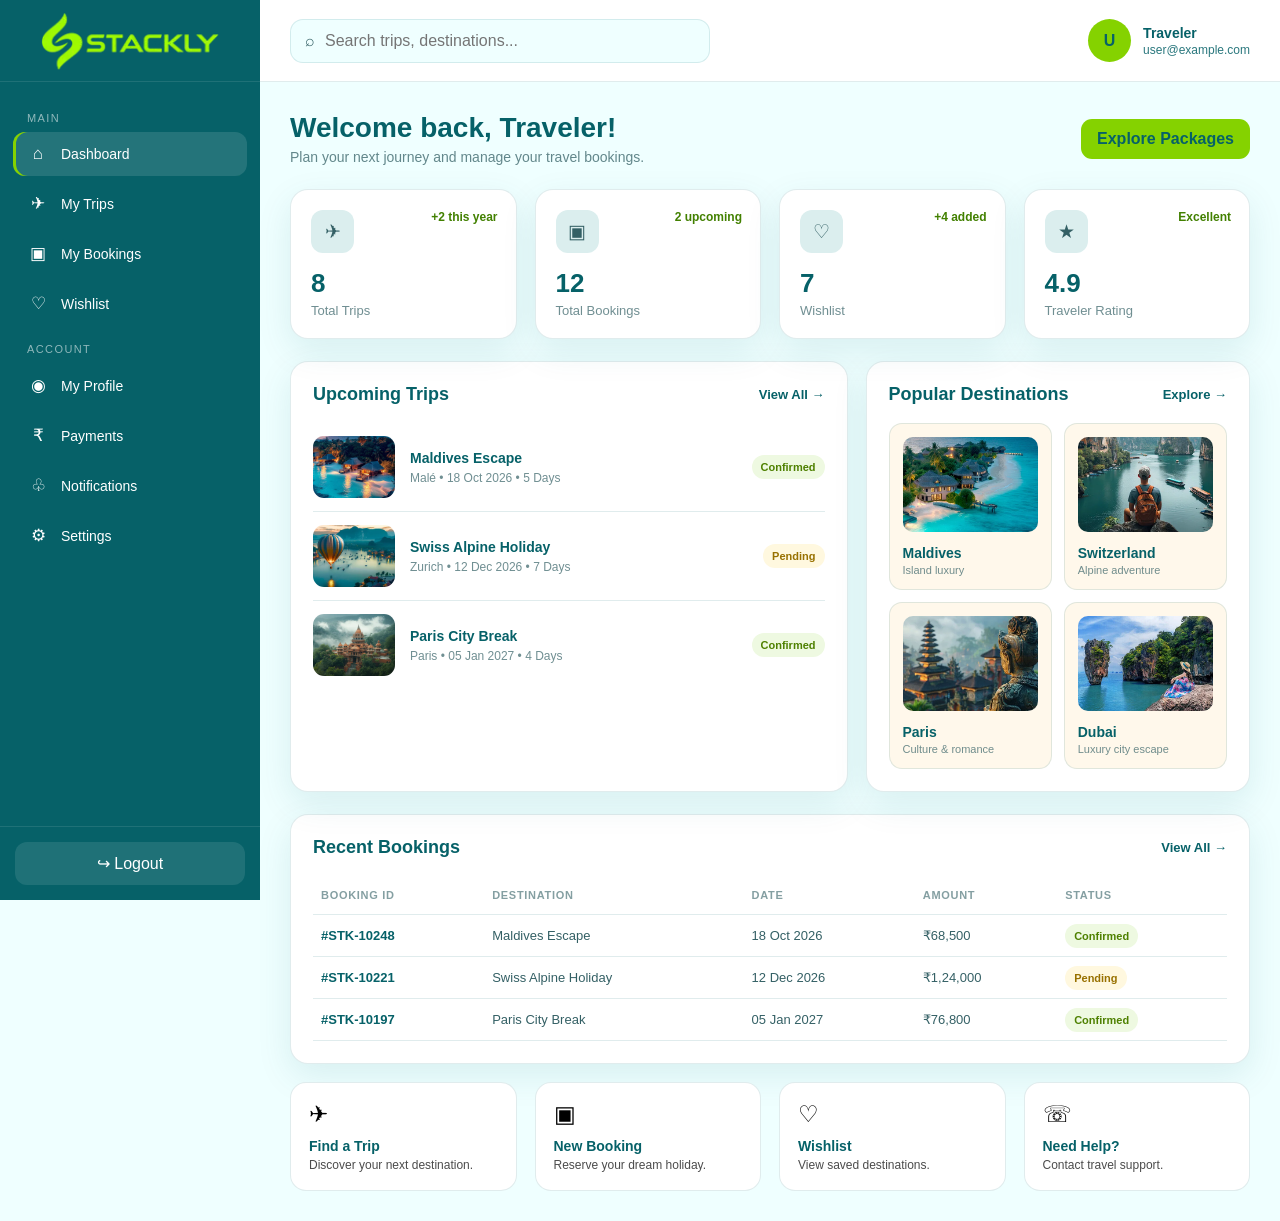
<file: user-dashboard.html>
<!DOCTYPE html>
<html lang="en">
<head>
<meta charset="UTF-8">
<meta name="viewport" content="width=device-width, initial-scale=1.0">
<title>User Dashboard | Stackly Travel & Tourism</title>
<style>

html, body {
    overflow-x: hidden;
    width: 100%;
}
:root{
    --primary:#066168;
    --secondary:#85D200;
    --body:#346065;
    --bg:#EFFFFF;
    --heading:#066168;
    --light:#DBEEEE;
    --cream:#FFF8EB;
    --white:#fff;
    --border:rgba(6,97,104,.12);
    --shadow:0 12px 35px rgba(6,97,104,.10);
}

.userbox {
    display: flex;
    align-items: center;
    gap: 12px;
}

.userbox strong {
    display: block;
    color: var(--heading);
    font-size: 14px;
}

.userbox small {
    display: block !important;
    font-size: 12px;
    color: var(--primary);
    opacity: .85;
    margin-top: 2px;
}

#userEmail {
    display: block !important;
    max-width: 260px;
    overflow: hidden;
    text-overflow: ellipsis;
    white-space: nowrap;
}

#loginTime {
    display: none !important;
}

*{box-sizing:border-box;margin:0;padding:0}
body{font-family:Inter,Segoe UI,Arial,sans-serif;background:var(--bg);color:var(--body);min-height:100vh}
button,input,select{font:inherit}
button{cursor:pointer}
a{text-decoration:none;color:inherit}
.app{display:flex;min-height:100vh}
.sidebar{width:260px;background:var(--primary);color:#fff;position:fixed;left:0;top:0;bottom:0;display:flex;flex-direction:column;z-index:50}
.brand{height:82px;display:flex;align-items:center;justify-content:center;padding:0 20px;border-bottom:1px solid rgba(255,255,255,.1)}
.brand a{display:flex;align-items:center;justify-content:center}
.brand img{width:180px;height:58px;object-fit:contain;display:block}
.nav{flex:1;overflow-y:auto;overflow-x:hidden;padding:18px 13px 20px;scrollbar-width:thin;scrollbar-color:rgba(133,210,0,.55) transparent}
.nav::-webkit-scrollbar{width:5px}.nav::-webkit-scrollbar-track{background:transparent}.nav::-webkit-scrollbar-thumb{background:rgba(133,210,0,.55);border-radius:50px}.nav::-webkit-scrollbar-thumb:hover{background:var(--secondary)}
.nav-label{font-size:11px;text-transform:uppercase;letter-spacing:1.4px;opacity:.55;padding:12px 14px 8px}
.nav a{display:flex;align-items:center;gap:12px;padding:12px 14px;border-radius:12px;margin-bottom:5px;font-size:14px;transition:.25s}
.nav a:hover,.nav a.active{background:rgba(255,255,255,.12);color:#fff}
.nav a.active{box-shadow:inset 3px 0 var(--secondary)}
.nav-icon{width:22px;text-align:center;font-size:17px}
.sidebar-footer{padding:15px;border-top:1px solid rgba(255,255,255,.1)}
.logout{width:100%;border:0;background:rgba(255,255,255,.1);color:#fff;padding:12px;border-radius:12px}
.logout:hover{background:rgba(133,210,0,.18)}
.main{margin-left:260px;width:calc(100% - 260px)}
.topbar{height:82px;background:#fff;border-bottom:1px solid var(--border);display:flex;align-items:center;justify-content:space-between;padding:0 30px;position:sticky;top:0;z-index:30}
.menu-btn{display:none;border:0;background:var(--light);color:var(--primary);width:42px;height:42px;border-radius:11px}
.search{display:flex;align-items:center;background:var(--bg);border:1px solid var(--border);border-radius:13px;width:min(420px,45vw);padding:0 14px}
.search input{border:0;outline:0;background:transparent;width:100%;padding:12px 10px;color:var(--body)}
.userbox{display:flex;align-items:center;gap:12px}
.avatar{width:43px;height:43px;border-radius:50%;background:var(--secondary);color:var(--primary);display:grid;place-items:center;font-weight:800}
.userbox strong{display:block;color:var(--heading);font-size:14px}.userbox small{display:block !important;font-size:12px;color:var(--primary);opacity:.85;margin-top:2px}
.content{padding:30px}
.page-title{display:flex;justify-content:space-between;align-items:center;margin-bottom:24px;gap:15px}
.page-title h1{font-size:28px;color:var(--heading);margin-bottom:5px}
.page-title p{font-size:14px;opacity:.75}
.primary-btn,.outline-btn,.danger-btn{border:0;border-radius:11px;padding:11px 16px;font-weight:700}
.primary-btn{background:var(--secondary);color:var(--primary)}
.outline-btn{background:#fff;color:var(--primary);border:1px solid var(--border)}
.danger-btn{background:#fff0f0;color:#b42318}
.grid{display:grid;gap:18px}
.stats{grid-template-columns:repeat(4,1fr);margin-bottom:22px}
.card{background:#fff;border:1px solid var(--border);border-radius:18px;box-shadow:var(--shadow)}
.stat{padding:20px;position:relative;overflow:hidden}
.stat .icon{width:43px;height:43px;border-radius:12px;background:var(--light);display:grid;place-items:center;font-size:19px;margin-bottom:15px}
.stat h3{font-size:26px;color:var(--heading);margin-bottom:4px}
.stat p{font-size:13px;opacity:.7}
.stat .trend{position:absolute;right:18px;top:20px;color:#428000;font-size:12px;font-weight:700}
.section-grid{grid-template-columns:1.45fr 1fr;margin-bottom:22px}
.section{padding:22px}
.section-head{display:flex;justify-content:space-between;align-items:center;margin-bottom:18px}
.section-head h2{font-size:18px;color:var(--heading)}
.section-head button{background:none;border:0;color:var(--primary);font-size:13px;font-weight:700}
.trip{display:flex;align-items:center;gap:15px;padding:13px 0;border-bottom:1px solid var(--border)}
.trip:last-child{border-bottom:0}
.trip img{width:82px;height:62px;object-fit:cover;border-radius:11px}
.trip-info{flex:1}.trip-info h4{color:var(--heading);font-size:14px;margin-bottom:5px}.trip-info p{font-size:12px;opacity:.7}
.status{font-size:11px;font-weight:800;padding:6px 9px;border-radius:20px;background:#eef9e1;color:#4e8000}
.status.pending{background:#fff8df;color:#987100}
.status.cancelled{background:#fff0f0;color:#b42318}
.booking-table{width:100%;border-collapse:collapse}
.booking-table th,.booking-table td{text-align:left;padding:13px 8px;border-bottom:1px solid var(--border);font-size:13px}
.booking-table th{font-size:11px;text-transform:uppercase;letter-spacing:.7px;opacity:.6}
.booking-table td strong{color:var(--heading)}
.destination-list{display:grid;grid-template-columns:repeat(2,1fr);gap:12px}
.destination{padding:13px;border:1px solid var(--border);border-radius:13px;background:var(--cream)}
.destination img{width:100%;height:95px;object-fit:cover;border-radius:10px;margin-bottom:9px}
.destination h4{color:var(--heading);font-size:14px;margin-bottom:3px}.destination p{font-size:11px;opacity:.7}
.quick-grid{grid-template-columns:repeat(4,1fr)}
.quick{padding:18px;text-align:left;border:1px solid var(--border);background:#fff;border-radius:16px;transition:.25s}
.quick:hover{transform:translateY(-3px);box-shadow:var(--shadow)}
.quick-icon{font-size:23px;margin-bottom:10px}.quick h3{font-size:14px;color:var(--heading);margin-bottom:4px}.quick p{font-size:12px;opacity:.7}
.view{display:none}.view.active{display:block}
.empty{text-align:center;padding:45px 20px;opacity:.7}
.form-grid{display:grid;grid-template-columns:repeat(2,1fr);gap:15px}.field{display:flex;flex-direction:column;gap:7px}.field.full{grid-column:1/-1}.field label{font-size:12px;font-weight:700;color:var(--heading)}.field input,.field select,.field textarea{border:1px solid var(--border);border-radius:10px;padding:12px;outline:0;background:var(--bg)}.field textarea{min-height:110px;resize:vertical}
.toast{position:fixed;right:25px;bottom:25px;background:var(--primary);color:#fff;padding:13px 17px;border-radius:12px;box-shadow:var(--shadow);display:none;z-index:100}
.overlay{display:none}
@media(max-width:1100px){.stats{grid-template-columns:repeat(2,1fr)}.quick-grid{grid-template-columns:repeat(2,1fr)}}
@media(max-width:800px){
.sidebar{transform:translateX(-100%);transition:.3s}.sidebar.open{transform:translateX(0)}.main{margin-left:0;width:100%}.menu-btn{display:block}.topbar{padding:0 16px}.topbar .search{display:none}.content{padding:20px}.section-grid{grid-template-columns:1fr}.overlay{position:fixed;inset:0;background:rgba(0,0,0,.35);z-index:40}.overlay.show{display:block}
.userbox div:last-child{display:block !important}
#userEmail{display:block !important;font-size:11px;max-width:180px;overflow:hidden;text-overflow:ellipsis;white-space:nowrap}
#loginTime{display:none !important}
}
@media(max-width:560px){.stats,.quick-grid,.destination-list,.form-grid{grid-template-columns:1fr}.page-title{align-items:flex-start;flex-direction:column}.booking-table{min-width:650px}.table-wrap{overflow-x:auto}.page-title h1{font-size:24px}.trip{align-items:flex-start}.trip .status{display:none}}
</style>
</head>
<body>
<div class="app">
<aside class="sidebar" id="sidebar">
    <div class="brand">
        <a href="index.html" aria-label="Stackly Home"><img src="assets/images/logo.webp" alt="Stackly Logo"></a>
    </div>
    <nav class="nav">
        <div class="nav-label">Main</div>
        <a href="#" class="active" data-view="dashboard"><span class="nav-icon">⌂</span>Dashboard</a>
        <a href="#" data-view="my-trips"><span class="nav-icon">✈</span>My Trips</a>
        <a href="#" data-view="bookings"><span class="nav-icon">▣</span>My Bookings</a>
        <a href="#" data-view="wishlist"><span class="nav-icon">♡</span>Wishlist</a>
        <div class="nav-label">Account</div>
        <a href="#" data-view="profile"><span class="nav-icon">◉</span>My Profile</a>
        <a href="#" data-view="payments"><span class="nav-icon">₹</span>Payments</a>
        <a href="#" data-view="notifications"><span class="nav-icon">♧</span>Notifications</a>
        <a href="#" data-view="settings"><span class="nav-icon">⚙</span>Settings</a>
    </nav>
    <div class="sidebar-footer">
        <button class="logout" id="logoutBtn">↪ Logout</button>
    </div>
</aside>
<div class="overlay" id="overlay"></div>

<main class="main">
<header class="topbar">
    <button class="menu-btn" id="menuBtn">☰</button>
    <form class="search" id="searchForm">
        <span>⌕</span><input id="searchInput" type="search" placeholder="Search trips, destinations...">
    </form>
    <div class="userbox">
    <div class="avatar" id="userAvatar">U</div>

    <div>
        <strong id="userName">Traveler</strong>
        <small id="userEmail">user@example.com</small>
        <small id="loginTime">Login Time: --</small>
    </div>
</div>
</header>

<div class="content">

<section class="view active" id="dashboard">
    <div class="page-title">
        <div><h1>Welcome back, Traveler!</h1><p>Plan your next journey and manage your travel bookings.</p></div>
        <button class="primary-btn" data-action>Explore Packages</button>
    </div>
    <div class="grid stats">
        <div class="card stat"><div class="icon">✈</div><span class="trend">+2 this year</span><h3>8</h3><p>Total Trips</p></div>
        <div class="card stat"><div class="icon">▣</div><span class="trend">2 upcoming</span><h3>12</h3><p>Total Bookings</p></div>
        <div class="card stat"><div class="icon">♡</div><span class="trend">+4 added</span><h3>7</h3><p>Wishlist</p></div>
        <div class="card stat"><div class="icon">★</div><span class="trend">Excellent</span><h3>4.9</h3><p>Traveler Rating</p></div>
    </div>

    <div class="grid section-grid">
        <div class="card section">
            <div class="section-head"><h2>Upcoming Trips</h2><button data-view-link="my-trips">View All →</button></div>
            <div class="trip"><img src="assets/images/trv-mostfav/pic1.webp" alt="Maldives"><div class="trip-info"><h4>Maldives Escape</h4><p>Malé • 18 Oct 2026 • 5 Days</p></div><span class="status">Confirmed</span></div>
            <div class="trip"><img src="assets/images/trv-mostfav/pic2.webp" alt="Switzerland"><div class="trip-info"><h4>Swiss Alpine Holiday</h4><p>Zurich • 12 Dec 2026 • 7 Days</p></div><span class="status pending">Pending</span></div>
            <div class="trip"><img src="assets/images/trv-mostfav/pic3.webp" alt="Paris"><div class="trip-info"><h4>Paris City Break</h4><p>Paris • 05 Jan 2027 • 4 Days</p></div><span class="status">Confirmed</span></div>
        </div>
        <div class="card section">
            <div class="section-head"><h2>Popular Destinations</h2><button data-action>Explore →</button></div>
            <div class="destination-list">
                <div class="destination"><img src="assets/images/trv-mostfav/pic4.webp" alt="Maldives"><h4>Maldives</h4><p>Island luxury</p></div>
                <div class="destination"><img src="assets/images/trv-mostfav/pic5.webp" alt="Switzerland"><h4>Switzerland</h4><p>Alpine adventure</p></div>
                <div class="destination"><img src="assets/images/trv-mostfav/pic6.webp" alt="Paris"><h4>Paris</h4><p>Culture & romance</p></div>
                <div class="destination"><img src="assets/images/trv-mostfav/pic7.webp" alt="Dubai"><h4>Dubai</h4><p>Luxury city escape</p></div>
            </div>
        </div>
    </div>

    <div class="card section">
        <div class="section-head"><h2>Recent Bookings</h2><button data-view-link="bookings">View All →</button></div>
        <div class="table-wrap">
        <table class="booking-table">
            <thead><tr><th>Booking ID</th><th>Destination</th><th>Date</th><th>Amount</th><th>Status</th></tr></thead>
            <tbody>
                <tr><td><strong>#STK-10248</strong></td><td>Maldives Escape</td><td>18 Oct 2026</td><td>₹68,500</td><td><span class="status">Confirmed</span></td></tr>
                <tr><td><strong>#STK-10221</strong></td><td>Swiss Alpine Holiday</td><td>12 Dec 2026</td><td>₹1,24,000</td><td><span class="status pending">Pending</span></td></tr>
                <tr><td><strong>#STK-10197</strong></td><td>Paris City Break</td><td>05 Jan 2027</td><td>₹76,800</td><td><span class="status">Confirmed</span></td></tr>
            </tbody>
        </table></div>
    </div>
    <br>
    <div class="grid quick-grid">
        <button class="quick" data-action><div class="quick-icon">✈</div><h3>Find a Trip</h3><p>Discover your next destination.</p></button>
        <button class="quick" data-action><div class="quick-icon">▣</div><h3>New Booking</h3><p>Reserve your dream holiday.</p></button>
        <button class="quick" data-action><div class="quick-icon">♡</div><h3>Wishlist</h3><p>View saved destinations.</p></button>
        <button class="quick" data-action><div class="quick-icon">☏</div><h3>Need Help?</h3><p>Contact travel support.</p></button>
    </div>
</section>

<section class="view" id="my-trips">
    <div class="page-title"><div><h1>My Trips</h1><p>All your upcoming and completed journeys.</p></div><button class="primary-btn" data-action>Plan New Trip</button></div>
    <div class="card section"><div class="section-head"><h2>Your Travel Plans</h2></div>
    <div class="trip"><img src="assets/images/trv-blog/blog-lg/pic1.webp" alt="Maldives"><div class="trip-info"><h4>Maldives Escape</h4><p>18 Oct 2026 • 5 Days • 2 Travelers</p></div><span class="status">Confirmed</span></div>
    <div class="trip"><img src="assets/images/trv-blog/blog-lg/pic2.webp" alt="Switzerland"><div class="trip-info"><h4>Swiss Alpine Holiday</h4><p>12 Dec 2026 • 7 Days • 2 Travelers</p></div><span class="status pending">Pending</span></div>
    <div class="trip"><img src="assets/images/trv-blog/blog-lg/pic4.webp" alt="Paris"><div class="trip-info"><h4>Paris City Break</h4><p>05 Jan 2027 • 4 Days • 2 Travelers</p></div><span class="status">Confirmed</span></div>
    </div>
</section>

<section class="view" id="bookings">
    <div class="page-title"><div><h1>My Bookings</h1><p>Track your holiday reservations and payment status.</p></div></div>
    <div class="card section"><div class="table-wrap"><table class="booking-table"><thead><tr><th>Booking ID</th><th>Package</th><th>Travel Date</th><th>Amount</th><th>Status</th><th>Action</th></tr></thead>
    <tbody><tr><td><strong>#STK-10248</strong></td><td>Maldives Escape</td><td>18 Oct 2026</td><td>₹68,500</td><td><span class="status">Confirmed</span></td><td><button class="outline-btn" data-action>Details</button></td></tr>
    <tr><td><strong>#STK-10221</strong></td><td>Swiss Alpine Holiday</td><td>12 Dec 2026</td><td>₹1,24,000</td><td><span class="status pending">Pending</span></td><td><button class="outline-btn" data-action>Details</button></td></tr>
    <tr><td><strong>#STK-10197</strong></td><td>Paris City Break</td><td>05 Jan 2027</td><td>₹76,800</td><td><span class="status">Confirmed</span></td><td><button class="outline-btn" data-action>Details</button></td></tr></tbody>
    </table></div></div>
</section>

<section class="view" id="wishlist">
    <div class="page-title"><div><h1>Wishlist</h1><p>Your saved destinations and holiday ideas.</p></div></div>
    <div class="grid destination-list" style="grid-template-columns:repeat(3,1fr)">
        <div class="card section"><img src="assets/images/trv-gallery/pic1.webp" style="width:100%;height:170px;object-fit:cover;border-radius:12px" alt="Maldives"><br><br><h2>Maldives</h2><p>Luxury island resorts and beaches.</p><br><button class="primary-btn" data-action>View Package</button></div>
        <div class="card section"><img src="assets/images/trv-gallery/pic2.webp" style="width:100%;height:170px;object-fit:cover;border-radius:12px" alt="Switzerland"><br><br><h2>Switzerland</h2><p>Scenic rail journeys and Alps.</p><br><button class="primary-btn" data-action>View Package</button></div>
        <div class="card section"><img src="assets/images/trv-gallery/pic3.webp" style="width:100%;height:170px;object-fit:cover;border-radius:12px" alt="Paris"><br><br><h2>Paris</h2><p>Culture, cuisine and iconic landmarks.</p><br><button class="primary-btn" data-action>View Package</button></div>
    </div>
</section>

<section class="view" id="profile">
    <div class="page-title"><div><h1>My Profile</h1><p>Manage your traveler information.</p></div><button class="primary-btn" data-action>Save Changes</button></div>
    <div class="card section"><div class="form-grid">
        <div class="field"><label>Full Name</label><input value="Vigneshwaran"></div>
        <div class="field"><label>Email Address</label><input type="email" id="profileEmail" value="traveler@example.com"></div>
        <div class="field"><label>Phone Number</label><input value="+91 12345 67890"></div>
        <div class="field"><label>Country</label><select><option>India</option><option>Singapore</option><option>United Arab Emirates</option></select></div>
        <div class="field full"><label>Travel Preferences</label><textarea>Beach holidays, cultural tours, luxury stays and scenic destinations.</textarea></div>
    </div></div>
</section>

<section class="view" id="payments">
    <div class="page-title"><div><h1>Payments</h1><p>Review your travel payment history.</p></div></div>
    <div class="card section"><div class="table-wrap"><table class="booking-table"><thead><tr><th>Transaction</th><th>Booking</th><th>Date</th><th>Amount</th><th>Status</th></tr></thead>
    <tbody><tr><td><strong>#PAY-7812</strong></td><td>Maldives Escape</td><td>28 Sep 2026</td><td>₹68,500</td><td><span class="status">Paid</span></td></tr>
    <tr><td><strong>#PAY-7749</strong></td><td>Swiss Alpine Holiday</td><td>01 Oct 2026</td><td>₹62,000</td><td><span class="status pending">Partial</span></td></tr></tbody></table></div></div>
</section>

<section class="view" id="notifications">
    <div class="page-title"><div><h1>Notifications</h1><p>Latest updates about your travel plans.</p></div><button class="outline-btn" data-action>Mark All Read</button></div>
    <div class="card section">
        <div class="trip"><div class="avatar">✓</div><div class="trip-info"><h4>Maldives booking confirmed</h4><p>Your booking #STK-10248 has been confirmed.</p></div><small>Today</small></div>
        <div class="trip"><div class="avatar">₹</div><div class="trip-info"><h4>Payment received</h4><p>Your payment has been successfully recorded.</p></div><small>2 days ago</small></div>
        <div class="trip"><div class="avatar">✈</div><div class="trip-info"><h4>Travel reminder</h4><p>Your Maldives trip is coming up soon.</p></div><small>5 days ago</small></div>
    </div>
</section>

<section class="view" id="settings">
    <div class="page-title"><div><h1>Settings</h1><p>Manage your dashboard preferences.</p></div></div>
    <div class="card section"><div class="form-grid">
        <div class="field"><label>Language</label><select><option>English</option><option>Tamil</option></select></div>
        <div class="field"><label>Currency</label><select><option>INR - ₹</option><option>USD - $</option><option>EUR - €</option></select></div>
        <div class="field"><label>Email Notifications</label><select><option>Enabled</option><option>Disabled</option></select></div>
        <div class="field"><label>Travel Updates</label><select><option>Enabled</option><option>Disabled</option></select></div>
    </div><br><button class="primary-btn" data-action>Save Settings</button></div>
</section>

</div></main>
</div>
<div class="toast" id="toast">Opening page...</div>

<script>
const views = document.querySelectorAll('.view');
const navLinks = document.querySelectorAll('.nav a[data-view]');
const sidebar = document.getElementById('sidebar');
const overlay = document.getElementById('overlay');
const toast = document.getElementById('toast');

function showView(id){
    const target=document.getElementById(id);
    if(!target) return;
    views.forEach(v=>v.classList.remove('active'));
    target.classList.add('active');
    navLinks.forEach(a=>a.classList.toggle('active',a.dataset.view===id));
    window.scrollTo({top:0,behavior:'smooth'});
    sidebar.classList.remove('open'); overlay.classList.remove('show');
}
navLinks.forEach(link=>{
    link.addEventListener('click',e=>{e.preventDefault();showView(link.dataset.view);});
});
document.querySelectorAll('[data-view-link]').forEach(btn=>{
    btn.addEventListener('click',()=>showView(btn.dataset.viewLink));
});
document.querySelectorAll('[data-action]').forEach(btn=>{
    btn.addEventListener('click',()=>window.location.href='404.html');
});
document.getElementById('logoutBtn').addEventListener('click',()=>window.location.href='login.html');

document.getElementById('menuBtn').addEventListener('click',()=>{
    sidebar.classList.add('open');overlay.classList.add('show');
});
overlay.addEventListener('click',()=>{sidebar.classList.remove('open');overlay.classList.remove('show')});

document.getElementById('searchForm').addEventListener('submit',e=>{
    e.preventDefault();
    const q=document.getElementById('searchInput').value.trim().toLowerCase();
    if(!q){showView('dashboard');return}
    const map={
        trip:'my-trips',trips:'my-trips',travel:'my-trips',booking:'bookings',bookings:'bookings',
        wishlist:'wishlist',saved:'wishlist',profile:'profile',account:'profile',
        payment:'payments',payments:'payments',notification:'notifications',notifications:'notifications',
        setting:'settings',settings:'settings',dashboard:'dashboard'
    };
    const key=Object.keys(map).find(k=>q.includes(k));
    if(key) showView(map[key]); else window.location.href='404.html';
});
</script>
<script>
document.addEventListener("DOMContentLoaded", function () {
    const email = localStorage.getItem("loggedInEmail");
    const role = localStorage.getItem("loggedInRole");

    const emailEl = document.getElementById("userEmail");
    const nameEl = document.getElementById("userName");
    const avatarEl = document.getElementById("userAvatar");
    const profileEmail = document.getElementById("profileEmail");

    if (email) {
        if (emailEl) {
            emailEl.textContent = email;
        }

        if (avatarEl) {
            avatarEl.textContent = email.charAt(0).toUpperCase();
        }

        if (profileEmail) {
            profileEmail.value = email;
        }
    }

    if (role && nameEl) {
        nameEl.textContent = role === "admin" ? "Admin" : "Traveler";
    }
});
</script>
</body>
</html>
</file>
<file: assets/icons/flaticon/flaticon.css>
/*
  	Flaticon icon font: Flaticon
  	Creation date: 26/10/2018 10:58
  	*/

@font-face {
  font-family: "Flaticon";
  src: url("./Flaticon.eot");
  src: url("./Flaticon.eot?#iefix") format("embedded-opentype"),
       url("./Flaticon.woff") format("woff"),
       url("./Flaticon.ttf") format("truetype"),
       url("./Flaticon.svg#Flaticon") format("svg");
  font-display: swap;
  font-weight: normal;
  font-style: normal;
}

@media screen and (-webkit-min-device-pixel-ratio:0) {
  @font-face {
    font-family: "Flaticon";
    src: url("./Flaticon.svg#Flaticon") format("svg");
  }
}

[class^="flaticon-"]:before, [class*=" flaticon-"]:before,
[class^="flaticon-"]:after, [class*=" flaticon-"]:after {   
	font-family: Flaticon;
	font-style: normal;
}

.flaticon-checked:before { content: "\f100"; }
.flaticon-map-location:before { content: "\f101"; }
.flaticon-users:before { content: "\f102"; }
.flaticon-android:before { content: "\f103"; }
.flaticon-apple:before { content: "\f104"; }
.flaticon-rocket-ship:before { content: "\f105"; }
.flaticon-city-hall:before { content: "\f106"; }
.flaticon-picasa:before { content: "\f107"; }
.flaticon-google-play:before { content: "\f108"; }
.flaticon-engineer:before { content: "\f109"; }
.flaticon-layers:before { content: "\f10a"; }
.flaticon-inbox:before { content: "\f10b"; }
.flaticon-select-an-objecto-tool:before { content: "\f10c"; }
.flaticon-team:before { content: "\f10d"; }
.flaticon-trophy:before { content: "\f10e"; }
.flaticon-menu:before { content: "\f10f"; }
.flaticon-bar-chart:before { content: "\f110"; }
.flaticon-city-hall-1:before { content: "\f111"; }
.flaticon-tablet:before { content: "\f112"; }
.flaticon-pen:before { content: "\f113"; }
.flaticon-house:before { content: "\f114"; }
.flaticon-money:before { content: "\f115"; }
.flaticon-sketch:before { content: "\f116"; }
.flaticon-building:before { content: "\f117"; }
.flaticon-smartphone:before { content: "\f118"; }
.flaticon-placeholder:before { content: "\f119"; }
.flaticon-shop:before { content: "\f11a"; }
.flaticon-thumb-up:before { content: "\f11b"; }
.flaticon-tracking-map:before { content: "\f11c"; }
.flaticon-play-button:before { content: "\f11d"; }
.flaticon-technology:before { content: "\f11e"; }
.flaticon-devices:before { content: "\f11f"; }
.flaticon-email:before { content: "\f120"; }
.flaticon-left-arrow:before { content: "\f121"; }
.flaticon-right-arrow:before { content: "\f122"; }
.flaticon-avatar:before { content: "\f123"; }
.flaticon-cancel:before { content: "\f124"; }
.flaticon-chat:before { content: "\f125"; }
.flaticon-speaker:before { content: "\f126"; }
.flaticon-like:before { content: "\f127"; }
.flaticon-star:before { content: "\f128"; }
.flaticon-internet:before { content: "\f129"; }
.flaticon-diamond:before { content: "\f12a"; }
.flaticon-search:before { content: "\f12b"; }
.flaticon-file:before { content: "\f12c"; }
.flaticon-calendar:before { content: "\f12d"; }
.flaticon-notebook:before { content: "\f12e"; }
.flaticon-phone-call:before { content: "\f12f"; }
.flaticon-process:before { content: "\f130"; }
.flaticon-knowledge:before { content: "\f131"; }
.flaticon-mind:before { content: "\f132"; }
.flaticon-network:before { content: "\f133"; }
.flaticon-leadership:before { content: "\f134"; }
.flaticon-hierarchy:before { content: "\f135"; }
.flaticon-computer:before { content: "\f136"; }
.flaticon-accounting:before { content: "\f137"; }
.flaticon-support:before { content: "\f138"; }
.flaticon-box:before { content: "\f139"; }
.flaticon-calculator:before { content: "\f13a"; }
.flaticon-operation:before { content: "\f13b"; }
.flaticon-dollar:before { content: "\f13c"; }
.flaticon-start:before { content: "\f13d"; }
.flaticon-value:before { content: "\f13e"; }
.flaticon-handshake:before { content: "\f13f"; }
.flaticon-workers:before { content: "\f140"; }
.flaticon-organization:before { content: "\f141"; }
.flaticon-analysis:before { content: "\f142"; }
.flaticon-communications:before { content: "\f143"; }
.flaticon-creative:before { content: "\f144"; }
.flaticon-marketing:before { content: "\f145"; }
.flaticon-management:before { content: "\f146"; }
.flaticon-development:before { content: "\f147"; }
.flaticon-timer:before { content: "\f148"; }
.flaticon-setting:before { content: "\f149"; }
.flaticon-strategy:before { content: "\f14a"; }
.flaticon-selective:before { content: "\f14b"; }
.flaticon-analytics:before { content: "\f14c"; }
.flaticon-network-1:before { content: "\f14d"; }
.flaticon-maze:before { content: "\f14e"; }
.flaticon-business:before { content: "\f14f"; }
</file>
<file: assets/icons/themify-icons/css/themify-icons.css>
@font-face {
	font-family: 'themify';
	src:url('../fonts/themify9f24.eot?-fvbane');
	src:url('../fonts/themifyd41d.eot?#iefix-fvbane') format('embedded-opentype'),
		url('../fonts/themify.woff') format('woff'),
		url('../fonts/themify.ttf') format('truetype'),
		url('../fonts/themify9f24.svg?-fvbane#themify') format('svg');
	font-display: swap;
	font-weight: normal;
	font-style: normal;
}

[class^="ti-"], [class*=" ti-"] {
	font-family: 'themify';
	speak: none;
	font-style: normal;
	font-weight: normal;
	font-variant: normal;
	text-transform: none;
	line-height: 1;

	/* Better Font Rendering =========== */
	-webkit-font-smoothing: antialiased;
	-moz-osx-font-smoothing: grayscale;
}

.ti-wand:before {
	content: "\e600";
}
.ti-volume:before {
	content: "\e601";
}
.ti-user:before {
	content: "\e602";
}
.ti-unlock:before {
	content: "\e603";
}
.ti-unlink:before {
	content: "\e604";
}
.ti-trash:before {
	content: "\e605";
}
.ti-thought:before {
	content: "\e606";
}
.ti-target:before {
	content: "\e607";
}
.ti-tag:before {
	content: "\e608";
}
.ti-tablet:before {
	content: "\e609";
}
.ti-star:before {
	content: "\e60a";
}
.ti-spray:before {
	content: "\e60b";
}
.ti-signal:before {
	content: "\e60c";
}
.ti-shopping-cart:before {
	content: "\e60d";
}
.ti-shopping-cart-full:before {
	content: "\e60e";
}
.ti-settings:before {
	content: "\e60f";
}
.ti-search:before {
	content: "\e610";
}
.ti-zoom-in:before {
	content: "\e611";
}
.ti-zoom-out:before {
	content: "\e612";
}
.ti-cut:before {
	content: "\e613";
}
.ti-ruler:before {
	content: "\e614";
}
.ti-ruler-pencil:before {
	content: "\e615";
}
.ti-ruler-alt:before {
	content: "\e616";
}
.ti-bookmark:before {
	content: "\e617";
}
.ti-bookmark-alt:before {
	content: "\e618";
}
.ti-reload:before {
	content: "\e619";
}
.ti-plus:before {
	content: "\e61a";
}
.ti-pin:before {
	content: "\e61b";
}
.ti-pencil:before {
	content: "\e61c";
}
.ti-pencil-alt:before {
	content: "\e61d";
}
.ti-paint-roller:before {
	content: "\e61e";
}
.ti-paint-bucket:before {
	content: "\e61f";
}
.ti-na:before {
	content: "\e620";
}
.ti-mobile:before {
	content: "\e621";
}
.ti-minus:before {
	content: "\e622";
}
.ti-medall:before {
	content: "\e623";
}
.ti-medall-alt:before {
	content: "\e624";
}
.ti-marker:before {
	content: "\e625";
}
.ti-marker-alt:before {
	content: "\e626";
}
.ti-arrow-up:before {
	content: "\e627";
}
.ti-arrow-right:before {
	content: "\e628";
}
.ti-arrow-left:before {
	content: "\e629";
}
.ti-arrow-down:before {
	content: "\e62a";
}
.ti-lock:before {
	content: "\e62b";
}
.ti-location-arrow:before {
	content: "\e62c";
}
.ti-link:before {
	content: "\e62d";
}
.ti-layout:before {
	content: "\e62e";
}
.ti-layers:before {
	content: "\e62f";
}
.ti-layers-alt:before {
	content: "\e630";
}
.ti-key:before {
	content: "\e631";
}
.ti-import:before {
	content: "\e632";
}
.ti-image:before {
	content: "\e633";
}
.ti-heart:before {
	content: "\e634";
}
.ti-heart-broken:before {
	content: "\e635";
}
.ti-hand-stop:before {
	content: "\e636";
}
.ti-hand-open:before {
	content: "\e637";
}
.ti-hand-drag:before {
	content: "\e638";
}
.ti-folder:before {
	content: "\e639";
}
.ti-flag:before {
	content: "\e63a";
}
.ti-flag-alt:before {
	content: "\e63b";
}
.ti-flag-alt-2:before {
	content: "\e63c";
}
.ti-eye:before {
	content: "\e63d";
}
.ti-export:before {
	content: "\e63e";
}
.ti-exchange-vertical:before {
	content: "\e63f";
}
.ti-desktop:before {
	content: "\e640";
}
.ti-cup:before {
	content: "\e641";
}
.ti-crown:before {
	content: "\e642";
}
.ti-comments:before {
	content: "\e643";
}
.ti-comment:before {
	content: "\e644";
}
.ti-comment-alt:before {
	content: "\e645";
}
.ti-close:before {
	content: "\e646";
}
.ti-clip:before {
	content: "\e647";
}
.ti-angle-up:before {
	content: "\e648";
}
.ti-angle-right:before {
	content: "\e649";
}
.ti-angle-left:before {
	content: "\e64a";
}
.ti-angle-down:before {
	content: "\e64b";
}
.ti-check:before {
	content: "\e64c";
}
.ti-check-box:before {
	content: "\e64d";
}
.ti-camera:before {
	content: "\e64e";
}
.ti-announcement:before {
	content: "\e64f";
}
.ti-brush:before {
	content: "\e650";
}
.ti-briefcase:before {
	content: "\e651";
}
.ti-bolt:before {
	content: "\e652";
}
.ti-bolt-alt:before {
	content: "\e653";
}
.ti-blackboard:before {
	content: "\e654";
}
.ti-bag:before {
	content: "\e655";
}
.ti-move:before {
	content: "\e656";
}
.ti-arrows-vertical:before {
	content: "\e657";
}
.ti-arrows-horizontal:before {
	content: "\e658";
}
.ti-fullscreen:before {
	content: "\e659";
}
.ti-arrow-top-right:before {
	content: "\e65a";
}
.ti-arrow-top-left:before {
	content: "\e65b";
}
.ti-arrow-circle-up:before {
	content: "\e65c";
}
.ti-arrow-circle-right:before {
	content: "\e65d";
}
.ti-arrow-circle-left:before {
	content: "\e65e";
}
.ti-arrow-circle-down:before {
	content: "\e65f";
}
.ti-angle-double-up:before {
	content: "\e660";
}
.ti-angle-double-right:before {
	content: "\e661";
}
.ti-angle-double-left:before {
	content: "\e662";
}
.ti-angle-double-down:before {
	content: "\e663";
}
.ti-zip:before {
	content: "\e664";
}
.ti-world:before {
	content: "\e665";
}
.ti-wheelchair:before {
	content: "\e666";
}
.ti-view-list:before {
	content: "\e667";
}
.ti-view-list-alt:before {
	content: "\e668";
}
.ti-view-grid:before {
	content: "\e669";
}
.ti-uppercase:before {
	content: "\e66a";
}
.ti-upload:before {
	content: "\e66b";
}
.ti-underline:before {
	content: "\e66c";
}
.ti-truck:before {
	content: "\e66d";
}
.ti-timer:before {
	content: "\e66e";
}
.ti-ticket:before {
	content: "\e66f";
}
.ti-thumb-up:before {
	content: "\e670";
}
.ti-thumb-down:before {
	content: "\e671";
}
.ti-text:before {
	content: "\e672";
}
.ti-stats-up:before {
	content: "\e673";
}
.ti-stats-down:before {
	content: "\e674";
}
.ti-split-v:before {
	content: "\e675";
}
.ti-split-h:before {
	content: "\e676";
}
.ti-smallcap:before {
	content: "\e677";
}
.ti-shine:before {
	content: "\e678";
}
.ti-shift-right:before {
	content: "\e679";
}
.ti-shift-left:before {
	content: "\e67a";
}
.ti-shield:before {
	content: "\e67b";
}
.ti-notepad:before {
	content: "\e67c";
}
.ti-server:before {
	content: "\e67d";
}
.ti-quote-right:before {
	content: "\e67e";
}
.ti-quote-left:before {
	content: "\e67f";
}
.ti-pulse:before {
	content: "\e680";
}
.ti-printer:before {
	content: "\e681";
}
.ti-power-off:before {
	content: "\e682";
}
.ti-plug:before {
	content: "\e683";
}
.ti-pie-chart:before {
	content: "\e684";
}
.ti-paragraph:before {
	content: "\e685";
}
.ti-panel:before {
	content: "\e686";
}
.ti-package:before {
	content: "\e687";
}
.ti-music:before {
	content: "\e688";
}
.ti-music-alt:before {
	content: "\e689";
}
.ti-mouse:before {
	content: "\e68a";
}
.ti-mouse-alt:before {
	content: "\e68b";
}
.ti-money:before {
	content: "\e68c";
}
.ti-microphone:before {
	content: "\e68d";
}
.ti-menu:before {
	content: "\e68e";
}
.ti-menu-alt:before {
	content: "\e68f";
}
.ti-map:before {
	content: "\e690";
}
.ti-map-alt:before {
	content: "\e691";
}
.ti-loop:before {
	content: "\e692";
}
.ti-location-pin:before {
	content: "\e693";
}
.ti-list:before {
	content: "\e694";
}
.ti-light-bulb:before {
	content: "\e695";
}
.ti-Italic:before {
	content: "\e696";
}
.ti-info:before {
	content: "\e697";
}
.ti-infinite:before {
	content: "\e698";
}
.ti-id-badge:before {
	content: "\e699";
}
.ti-hummer:before {
	content: "\e69a";
}
.ti-home:before {
	content: "\e69b";
}
.ti-help:before {
	content: "\e69c";
}
.ti-headphone:before {
	content: "\e69d";
}
.ti-harddrives:before {
	content: "\e69e";
}
.ti-harddrive:before {
	content: "\e69f";
}
.ti-gift:before {
	content: "\e6a0";
}
.ti-game:before {
	content: "\e6a1";
}
.ti-filter:before {
	content: "\e6a2";
}
.ti-files:before {
	content: "\e6a3";
}
.ti-file:before {
	content: "\e6a4";
}
.ti-eraser:before {
	content: "\e6a5";
}
.ti-envelope:before {
	content: "\e6a6";
}
.ti-download:before {
	content: "\e6a7";
}
.ti-direction:before {
	content: "\e6a8";
}
.ti-direction-alt:before {
	content: "\e6a9";
}
.ti-dashboard:before {
	content: "\e6aa";
}
.ti-control-stop:before {
	content: "\e6ab";
}
.ti-control-shuffle:before {
	content: "\e6ac";
}
.ti-control-play:before {
	content: "\e6ad";
}
.ti-control-pause:before {
	content: "\e6ae";
}
.ti-control-forward:before {
	content: "\e6af";
}
.ti-control-backward:before {
	content: "\e6b0";
}
.ti-cloud:before {
	content: "\e6b1";
}
.ti-cloud-up:before {
	content: "\e6b2";
}
.ti-cloud-down:before {
	content: "\e6b3";
}
.ti-clipboard:before {
	content: "\e6b4";
}
.ti-car:before {
	content: "\e6b5";
}
.ti-calendar:before {
	content: "\e6b6";
}
.ti-book:before {
	content: "\e6b7";
}
.ti-bell:before {
	content: "\e6b8";
}
.ti-basketball:before {
	content: "\e6b9";
}
.ti-bar-chart:before {
	content: "\e6ba";
}
.ti-bar-chart-alt:before {
	content: "\e6bb";
}
.ti-back-right:before {
	content: "\e6bc";
}
.ti-back-left:before {
	content: "\e6bd";
}
.ti-arrows-corner:before {
	content: "\e6be";
}
.ti-archive:before {
	content: "\e6bf";
}
.ti-anchor:before {
	content: "\e6c0";
}
.ti-align-right:before {
	content: "\e6c1";
}
.ti-align-left:before {
	content: "\e6c2";
}
.ti-align-justify:before {
	content: "\e6c3";
}
.ti-align-center:before {
	content: "\e6c4";
}
.ti-alert:before {
	content: "\e6c5";
}
.ti-alarm-clock:before {
	content: "\e6c6";
}
.ti-agenda:before {
	content: "\e6c7";
}
.ti-write:before {
	content: "\e6c8";
}
.ti-window:before {
	content: "\e6c9";
}
.ti-widgetized:before {
	content: "\e6ca";
}
.ti-widget:before {
	content: "\e6cb";
}
.ti-widget-alt:before {
	content: "\e6cc";
}
.ti-wallet:before {
	content: "\e6cd";
}
.ti-video-clapper:before {
	content: "\e6ce";
}
.ti-video-camera:before {
	content: "\e6cf";
}
.ti-vector:before {
	content: "\e6d0";
}
.ti-themify-logo:before {
	content: "\e6d1";
}
.ti-themify-favicon:before {
	content: "\e6d2";
}
.ti-themify-favicon-alt:before {
	content: "\e6d3";
}
.ti-support:before {
	content: "\e6d4";
}
.ti-stamp:before {
	content: "\e6d5";
}
.ti-split-v-alt:before {
	content: "\e6d6";
}
.ti-slice:before {
	content: "\e6d7";
}
.ti-shortcode:before {
	content: "\e6d8";
}
.ti-shift-right-alt:before {
	content: "\e6d9";
}
.ti-shift-left-alt:before {
	content: "\e6da";
}
.ti-ruler-alt-2:before {
	content: "\e6db";
}
.ti-receipt:before {
	content: "\e6dc";
}
.ti-pin2:before {
	content: "\e6dd";
}
.ti-pin-alt:before {
	content: "\e6de";
}
.ti-pencil-alt2:before {
	content: "\e6df";
}
.ti-palette:before {
	content: "\e6e0";
}
.ti-more:before {
	content: "\e6e1";
}
.ti-more-alt:before {
	content: "\e6e2";
}
.ti-microphone-alt:before {
	content: "\e6e3";
}
.ti-magnet:before {
	content: "\e6e4";
}
.ti-line-double:before {
	content: "\e6e5";
}
.ti-line-dotted:before {
	content: "\e6e6";
}
.ti-line-dashed:before {
	content: "\e6e7";
}
.ti-layout-width-full:before {
	content: "\e6e8";
}
.ti-layout-width-default:before {
	content: "\e6e9";
}
.ti-layout-width-default-alt:before {
	content: "\e6ea";
}
.ti-layout-tab:before {
	content: "\e6eb";
}
.ti-layout-tab-window:before {
	content: "\e6ec";
}
.ti-layout-tab-v:before {
	content: "\e6ed";
}
.ti-layout-tab-min:before {
	content: "\e6ee";
}
.ti-layout-slider:before {
	content: "\e6ef";
}
.ti-layout-slider-alt:before {
	content: "\e6f0";
}
.ti-layout-sidebar-right:before {
	content: "\e6f1";
}
.ti-layout-sidebar-none:before {
	content: "\e6f2";
}
.ti-layout-sidebar-left:before {
	content: "\e6f3";
}
.ti-layout-placeholder:before {
	content: "\e6f4";
}
.ti-layout-menu:before {
	content: "\e6f5";
}
.ti-layout-menu-v:before {
	content: "\e6f6";
}
.ti-layout-menu-separated:before {
	content: "\e6f7";
}
.ti-layout-menu-full:before {
	content: "\e6f8";
}
.ti-layout-media-right-alt:before {
	content: "\e6f9";
}
.ti-layout-media-right:before {
	content: "\e6fa";
}
.ti-layout-media-overlay:before {
	content: "\e6fb";
}
.ti-layout-media-overlay-alt:before {
	content: "\e6fc";
}
.ti-layout-media-overlay-alt-2:before {
	content: "\e6fd";
}
.ti-layout-media-left-alt:before {
	content: "\e6fe";
}
.ti-layout-media-left:before {
	content: "\e6ff";
}
.ti-layout-media-center-alt:before {
	content: "\e700";
}
.ti-layout-media-center:before {
	content: "\e701";
}
.ti-layout-list-thumb:before {
	content: "\e702";
}
.ti-layout-list-thumb-alt:before {
	content: "\e703";
}
.ti-layout-list-post:before {
	content: "\e704";
}
.ti-layout-list-large-image:before {
	content: "\e705";
}
.ti-layout-line-solid:before {
	content: "\e706";
}
.ti-layout-grid4:before {
	content: "\e707";
}
.ti-layout-grid3:before {
	content: "\e708";
}
.ti-layout-grid2:before {
	content: "\e709";
}
.ti-layout-grid2-thumb:before {
	content: "\e70a";
}
.ti-layout-cta-right:before {
	content: "\e70b";
}
.ti-layout-cta-left:before {
	content: "\e70c";
}
.ti-layout-cta-center:before {
	content: "\e70d";
}
.ti-layout-cta-btn-right:before {
	content: "\e70e";
}
.ti-layout-cta-btn-left:before {
	content: "\e70f";
}
.ti-layout-column4:before {
	content: "\e710";
}
.ti-layout-column3:before {
	content: "\e711";
}
.ti-layout-column2:before {
	content: "\e712";
}
.ti-layout-accordion-separated:before {
	content: "\e713";
}
.ti-layout-accordion-merged:before {
	content: "\e714";
}
.ti-layout-accordion-list:before {
	content: "\e715";
}
.ti-ink-pen:before {
	content: "\e716";
}
.ti-info-alt:before {
	content: "\e717";
}
.ti-help-alt:before {
	content: "\e718";
}
.ti-headphone-alt:before {
	content: "\e719";
}
.ti-hand-point-up:before {
	content: "\e71a";
}
.ti-hand-point-right:before {
	content: "\e71b";
}
.ti-hand-point-left:before {
	content: "\e71c";
}
.ti-hand-point-down:before {
	content: "\e71d";
}
.ti-gallery:before {
	content: "\e71e";
}
.ti-face-smile:before {
	content: "\e71f";
}
.ti-face-sad:before {
	content: "\e720";
}
.ti-credit-card:before {
	content: "\e721";
}
.ti-control-skip-forward:before {
	content: "\e722";
}
.ti-control-skip-backward:before {
	content: "\e723";
}
.ti-control-record:before {
	content: "\e724";
}
.ti-control-eject:before {
	content: "\e725";
}
.ti-comments-smiley:before {
	content: "\e726";
}
.ti-brush-alt:before {
	content: "\e727";
}
.ti-youtube:before {
	content: "\e728";
}
.ti-vimeo:before {
	content: "\e729";
}
.ti-twitter:before {
	content: "\e72a";
}
.ti-time:before {
	content: "\e72b";
}
.ti-tumblr:before {
	content: "\e72c";
}
.ti-skype:before {
	content: "\e72d";
}
.ti-share:before {
	content: "\e72e";
}
.ti-share-alt:before {
	content: "\e72f";
}
.ti-rocket:before {
	content: "\e730";
}
.ti-pinterest:before {
	content: "\e731";
}
.ti-new-window:before {
	content: "\e732";
}
.ti-microsoft:before {
	content: "\e733";
}
.ti-list-ol:before {
	content: "\e734";
}
.ti-linkedin:before {
	content: "\e735";
}
.ti-layout-sidebar-2:before {
	content: "\e736";
}
.ti-layout-grid4-alt:before {
	content: "\e737";
}
.ti-layout-grid3-alt:before {
	content: "\e738";
}
.ti-layout-grid2-alt:before {
	content: "\e739";
}
.ti-layout-column4-alt:before {
	content: "\e73a";
}
.ti-layout-column3-alt:before {
	content: "\e73b";
}
.ti-layout-column2-alt:before {
	content: "\e73c";
}
.ti-instagram:before {
	content: "\e73d";
}
.ti-google:before {
	content: "\e73e";
}
.ti-github:before {
	content: "\e73f";
}
.ti-flickr:before {
	content: "\e740";
}
.ti-facebook:before {
	content: "\e741";
}
.ti-dropbox:before {
	content: "\e742";
}
.ti-dribbble:before {
	content: "\e743";
}
.ti-apple:before {
	content: "\e744";
}
.ti-android:before {
	content: "\e745";
}
.ti-save:before {
	content: "\e746";
}
.ti-save-alt:before {
	content: "\e747";
}
.ti-yahoo:before {
	content: "\e748";
}
.ti-wordpress:before {
	content: "\e749";
}
.ti-vimeo-alt:before {
	content: "\e74a";
}
.ti-twitter-alt:before {
	content: "\e74b";
}
.ti-tumblr-alt:before {
	content: "\e74c";
}
.ti-trello:before {
	content: "\e74d";
}
.ti-stack-overflow:before {
	content: "\e74e";
}
.ti-soundcloud:before {
	content: "\e74f";
}
.ti-sharethis:before {
	content: "\e750";
}
.ti-sharethis-alt:before {
	content: "\e751";
}
.ti-reddit:before {
	content: "\e752";
}
.ti-pinterest-alt:before {
	content: "\e753";
}
.ti-microsoft-alt:before {
	content: "\e754";
}
.ti-linux:before {
	content: "\e755";
}
.ti-jsfiddle:before {
	content: "\e756";
}
.ti-joomla:before {
	content: "\e757";
}
.ti-html5:before {
	content: "\e758";
}
.ti-flickr-alt:before {
	content: "\e759";
}
.ti-email:before {
	content: "\e75a";
}
.ti-drupal:before {
	content: "\e75b";
}
.ti-dropbox-alt:before {
	content: "\e75c";
}
.ti-css3:before {
	content: "\e75d";
}
.ti-rss:before {
	content: "\e75e";
}
.ti-rss-alt:before {
	content: "\e75f";
}
</file>
<file: assets/icons/feather/css/feather.css>
@font-face {
	font-family: 'Feather';
	src:
	url('../fonts/feather.ttf?sdxovp') format('truetype'),
	url('../fonts/feather.woff?sdxovp') format('woff'),
	url('../fonts/feather.svg?sdxovp#Feather') format('svg');
	font-weight: normal;
	font-style: normal;
}
[class^="feather-"], [class*=" feather-"] {
	font-family: 'feather' !important;
	speak: none;
	font-style: normal;
	font-weight: normal;
	font-variant: normal;
	text-transform: none;
	line-height: 1;
	-webkit-font-smoothing: antialiased;
	-moz-osx-font-smoothing: grayscale;
}

.feather-activity:before {
	content: "\e900";
}
.feather-airplay:before {
	content: "\e901";
}
.feather-alert-circle:before {
	content: "\e902";
}
.feather-alert-octagon:before {
	content: "\e903";
}
.feather-alert-triangle:before {
	content: "\e904";
}
.feather-align-center:before {
	content: "\e905";
}
.feather-align-justify:before {
	content: "\e906";
}
.feather-align-left:before {
	content: "\e907";
}
.feather-align-right:before {
	content: "\e908";
}
.feather-anchor:before {
	content: "\e909";
}
.feather-aperture:before {
	content: "\e90a";
}
.feather-archive:before {
	content: "\e90b";
}
.feather-arrow-down:before {
	content: "\e90c";
}
.feather-arrow-down-circle:before {
	content: "\e90d";
}
.feather-arrow-down-left:before {
	content: "\e90e";
}
.feather-arrow-down-right:before {
	content: "\e90f";
}
.feather-arrow-left:before {
	content: "\e910";
}
.feather-arrow-left-circle:before {
	content: "\e911";
}
.feather-arrow-right:before {
	content: "\e912";
}
.feather-arrow-right-circle:before {
	content: "\e913";
}
.feather-arrow-up:before {
	content: "\e914";
}
.feather-arrow-up-circle:before {
	content: "\e915";
}
.feather-arrow-up-left:before {
	content: "\e916";
}
.feather-arrow-up-right:before {
	content: "\e917";
}
.feather-at-sign:before {
	content: "\e918";
}
.feather-award:before {
	content: "\e919";
}
.feather-bar-chart:before {
	content: "\e91a";
}
.feather-bar-chart-2:before {
	content: "\e91b";
}
.feather-battery:before {
	content: "\e91c";
}
.feather-battery-charging:before {
	content: "\e91d";
}
.feather-bell:before {
	content: "\e91e";
}
.feather-bell-off:before {
	content: "\e91f";
}
.feather-bluetooth:before {
	content: "\e920";
}
.feather-bold:before {
	content: "\e921";
}
.feather-book:before {
	content: "\e922";
}
.feather-book-open:before {
	content: "\e923";
}
.feather-bookmark:before {
	content: "\e924";
}
.feather-box:before {
	content: "\e925";
}
.feather-briefcase:before {
	content: "\e926";
}
.feather-calendar:before {
	content: "\e927";
}
.feather-camera:before {
	content: "\e928";
}
.feather-camera-off:before {
	content: "\e929";
}
.feather-cast:before {
	content: "\e92a";
}
.feather-check:before {
	content: "\e92b";
}
.feather-check-circle:before {
	content: "\e92c";
}
.feather-check-square:before {
	content: "\e92d";
}
.feather-chevron-down:before {
	content: "\e92e";
}
.feather-chevron-left:before {
	content: "\e92f";
}
.feather-chevron-right:before {
	content: "\e930";
}
.feather-chevron-up:before {
	content: "\e931";
}
.feather-chevrons-down:before {
	content: "\e932";
}
.feather-chevrons-left:before {
	content: "\e933";
}
.feather-chevrons-right:before {
	content: "\e934";
}
.feather-chevrons-up:before {
	content: "\e935";
}
.feather-chrome:before {
	content: "\e936";
}
.feather-circle:before {
	content: "\e937";
}
.feather-clipboard:before {
	content: "\e938";
}
.feather-clock:before {
	content: "\e939";
}
.feather-cloud:before {
	content: "\e93a";
}
.feather-cloud-drizzle:before {
	content: "\e93b";
}
.feather-cloud-lightning:before {
	content: "\e93c";
}
.feather-cloud-off:before {
	content: "\e93d";
}
.feather-cloud-rain:before {
	content: "\e93e";
}
.feather-cloud-snow:before {
	content: "\e93f";
}
.feather-code:before {
	content: "\e940";
}
.feather-codepen:before {
	content: "\e941";
}
.feather-command:before {
	content: "\e942";
}
.feather-compass:before {
	content: "\e943";
}
.feather-copy:before {
	content: "\e944";
}
.feather-corner-down-left:before {
	content: "\e945";
}
.feather-corner-down-right:before {
	content: "\e946";
}
.feather-corner-left-down:before {
	content: "\e947";
}
.feather-corner-left-up:before {
	content: "\e948";
}
.feather-corner-right-down:before {
	content: "\e949";
}
.feather-corner-right-up:before {
	content: "\e94a";
}
.feather-corner-up-left:before {
	content: "\e94b";
}
.feather-corner-up-right:before {
	content: "\e94c";
}
.feather-cpu:before {
	content: "\e94d";
}
.feather-credit-card:before {
	content: "\e94e";
}
.feather-crop:before {
	content: "\e94f";
}
.feather-crosshair:before {
	content: "\e950";
}
.feather-database:before {
	content: "\e951";
}
.feather-delete:before {
	content: "\e952";
}
.feather-disc:before {
	content: "\e953";
}
.feather-dollar-sign:before {
	content: "\e954";
}
.feather-download:before {
	content: "\e955";
}
.feather-download-cloud:before {
	content: "\e956";
}
.feather-droplet:before {
	content: "\e957";
}
.feather-edit:before {
	content: "\e958";
}
.feather-edit-2:before {
	content: "\e959";
}
.feather-edit-3:before {
	content: "\e95a";
}
.feather-external-link:before {
	content: "\e95b";
}
.feather-eye:before {
	content: "\e95c";
}
.feather-eye-off:before {
	content: "\e95d";
}
.feather-facebook:before {
	content: "\e95e";
}
.feather-fast-forward:before {
	content: "\e95f";
}
.feather-feather:before {
	content: "\e960";
}
.feather-file:before {
	content: "\e961";
}
.feather-file-minus:before {
	content: "\e962";
}
.feather-file-plus:before {
	content: "\e963";
}
.feather-file-text:before {
	content: "\e964";
}
.feather-film:before {
	content: "\e965";
}
.feather-filter:before {
	content: "\e966";
}
.feather-flag:before {
	content: "\e967";
}
.feather-folder:before {
	content: "\e968";
}
.feather-folder-minus:before {
	content: "\e969";
}
.feather-folder-plus:before {
	content: "\e96a";
}
.feather-gift:before {
	content: "\e96b";
}
.feather-git-branch:before {
	content: "\e96c";
}
.feather-git-commit:before {
	content: "\e96d";
}
.feather-git-merge:before {
	content: "\e96e";
}
.feather-git-pull-request:before {
	content: "\e96f";
}
.feather-github:before {
	content: "\e970";
}
.feather-gitlab:before {
	content: "\e971";
}
.feather-globe:before {
	content: "\e972";
}
.feather-grid:before {
	content: "\e973";
}
.feather-hard-drive:before {
	content: "\e974";
}
.feather-hash:before {
	content: "\e975";
}
.feather-headphones:before {
	content: "\e976";
}
.feather-heart:before {
	content: "\e977";
}
.feather-help-circle:before {
	content: "\e978";
}
.feather-home:before {
	content: "\e979";
}
.feather-image:before {
	content: "\e97a";
}
.feather-inbox:before {
	content: "\e97b";
}
.feather-info:before {
	content: "\e97c";
}
.feather-instagram:before {
	content: "\e97d";
}
.feather-italic:before {
	content: "\e97e";
}
.feather-layers:before {
	content: "\e97f";
}
.feather-layout:before {
	content: "\e980";
}
.feather-life-buoy:before {
	content: "\e981";
}
.feather-link:before {
	content: "\e982";
}
.feather-link-2:before {
	content: "\e983";
}
.feather-linkedin:before {
	content: "\e984";
}
.feather-list:before {
	content: "\e985";
}
.feather-loader:before {
	content: "\e986";
}
.feather-lock:before {
	content: "\e987";
}
.feather-log-in:before {
	content: "\e988";
}
.feather-log-out:before {
	content: "\e989";
}
.feather-mail:before {
	content: "\e98a";
}
.feather-map:before {
	content: "\e98b";
}
.feather-map-pin:before {
	content: "\e98c";
}
.feather-maximize:before {
	content: "\e98d";
}
.feather-maximize-2:before {
	content: "\e98e";
}
.feather-menu:before {
	content: "\e98f";
}
.feather-message-circle:before {
	content: "\e990";
}
.feather-message-square:before {
	content: "\e991";
}
.feather-mic:before {
	content: "\e992";
}
.feather-mic-off:before {
	content: "\e993";
}
.feather-minimize:before {
	content: "\e994";
}
.feather-minimize-2:before {
	content: "\e995";
}
.feather-minus:before {
	content: "\e996";
}
.feather-minus-circle:before {
	content: "\e997";
}
.feather-minus-square:before {
	content: "\e998";
}
.feather-monitor:before {
	content: "\e999";
}
.feather-moon:before {
	content: "\e99a";
}
.feather-more-horizontal:before {
	content: "\e99b";
}
.feather-more-vertical:before {
	content: "\e99c";
}
.feather-move:before {
	content: "\e99d";
}
.feather-music:before {
	content: "\e99e";
}
.feather-navigation:before {
	content: "\e99f";
}
.feather-navigation-2:before {
	content: "\e9a0";
}
.feather-octagon:before {
	content: "\e9a1";
}
.feather-package:before {
	content: "\e9a2";
}
.feather-paperclip:before {
	content: "\e9a3";
}
.feather-pause:before {
	content: "\e9a4";
}
.feather-pause-circle:before {
	content: "\e9a5";
}
.feather-percent:before {
	content: "\e9a6";
}
.feather-phone:before {
	content: "\e9a7";
}
.feather-phone-call:before {
	content: "\e9a8";
}
.feather-phone-forwarded:before {
	content: "\e9a9";
}
.feather-phone-incoming:before {
	content: "\e9aa";
}
.feather-phone-missed:before {
	content: "\e9ab";
}
.feather-phone-off:before {
	content: "\e9ac";
}
.feather-phone-outgoing:before {
	content: "\e9ad";
}
.feather-pie-chart:before {
	content: "\e9ae";
}
.feather-play:before {
	content: "\e9af";
}
.feather-play-circle:before {
	content: "\e9b0";
}
.feather-plus:before {
	content: "\e9b1";
}
.feather-plus-circle:before {
	content: "\e9b2";
}
.feather-plus-square:before {
	content: "\e9b3";
}
.feather-pocket:before {
	content: "\e9b4";
}
.feather-power:before {
	content: "\e9b5";
}
.feather-printer:before {
	content: "\e9b6";
}
.feather-radio:before {
	content: "\e9b7";
}
.feather-refresh-ccw:before {
	content: "\e9b8";
}
.feather-refresh-cw:before {
	content: "\e9b9";
}
.feather-repeat:before {
	content: "\e9ba";
}
.feather-rewind:before {
	content: "\e9bb";
}
.feather-rotate-ccw:before {
	content: "\e9bc";
}
.feather-rotate-cw:before {
	content: "\e9bd";
}
.feather-rss:before {
	content: "\e9be";
}
.feather-save:before {
	content: "\e9bf";
}
.feather-scissors:before {
	content: "\e9c0";
}
.feather-search:before {
	content: "\e9c1";
}
.feather-send:before {
	content: "\e9c2";
}
.feather-server:before {
	content: "\e9c3";
}
.feather-settings:before {
	content: "\e9c4";
}
.feather-share:before {
	content: "\e9c5";
}
.feather-share-2:before {
	content: "\e9c6";
}
.feather-shield:before {
	content: "\e9c7";
}
.feather-shield-off:before {
	content: "\e9c8";
}
.feather-shopping-bag:before {
	content: "\e9c9";
}
.feather-shopping-cart:before {
	content: "\e9ca";
}
.feather-shuffle:before {
	content: "\e9cb";
}
.feather-sidebar:before {
	content: "\e9cc";
}
.feather-skip-back:before {
	content: "\e9cd";
}
.feather-skip-forward:before {
	content: "\e9ce";
}
.feather-slack:before {
	content: "\e9cf";
}
.feather-slash:before {
	content: "\e9d0";
}
.feather-sliders:before {
	content: "\e9d1";
}
.feather-smartphone:before {
	content: "\e9d2";
}
.feather-speaker:before {
	content: "\e9d3";
}
.feather-square:before {
	content: "\e9d4";
}
.feather-star:before {
	content: "\e9d5";
}
.feather-stop-circle:before {
	content: "\e9d6";
}
.feather-sun:before {
	content: "\e9d7";
}
.feather-sunrise:before {
	content: "\e9d8";
}
.feather-sunset:before {
	content: "\e9d9";
}
.feather-tablet:before {
	content: "\e9da";
}
.feather-tag:before {
	content: "\e9db";
}
.feather-target:before {
	content: "\e9dc";
}
.feather-terminal:before {
	content: "\e9dd";
}
.feather-thermometer:before {
	content: "\e9de";
}
.feather-thumbs-down:before {
	content: "\e9df";
}
.feather-thumbs-up:before {
	content: "\e9e0";
}
.feather-toggle-left:before {
	content: "\e9e1";
}
.feather-toggle-right:before {
	content: "\e9e2";
}
.feather-trash:before {
	content: "\e9e3";
}
.feather-trash-2:before {
	content: "\e9e4";
}
.feather-trending-down:before {
	content: "\e9e5";
}
.feather-trending-up:before {
	content: "\e9e6";
}
.feather-triangle:before {
	content: "\e9e7";
}
.feather-truck:before {
	content: "\e9e8";
}
.feather-tv:before {
	content: "\e9e9";
}
.feather-twitter:before {
	content: "\e9ea";
}
.feather-type:before {
	content: "\e9eb";
}
.feather-umbrella:before {
	content: "\e9ec";
}
.feather-underline:before {
	content: "\e9ed";
}
.feather-unlock:before {
	content: "\e9ee";
}
.feather-upload:before {
	content: "\e9ef";
}
.feather-upload-cloud:before {
	content: "\e9f0";
}
.feather-user:before {
	content: "\e9f1";
}
.feather-user-check:before {
	content: "\e9f2";
}
.feather-user-minus:before {
	content: "\e9f3";
}
.feather-user-plus:before {
	content: "\e9f4";
}
.feather-user-x:before {
	content: "\e9f5";
}
.feather-users:before {
	content: "\e9f6";
}
.feather-video:before {
	content: "\e9f7";
}
.feather-video-off:before {
	content: "\e9f8";
}
.feather-voicemail:before {
	content: "\e9f9";
}
.feather-volume:before {
	content: "\e9fa";
}
.feather-volume-1:before {
	content: "\e9fb";
}
.feather-volume-2:before {
	content: "\e9fc";
}
.feather-volume-x:before {
	content: "\e9fd";
}
.feather-watch:before {
	content: "\e9fe";
}
.feather-wifi:before {
	content: "\e9ff";
}
.feather-wifi-off:before {
	content: "\ea00";
}
.feather-wind:before {
	content: "\ea01";
}
.feather-x:before {
	content: "\ea02";
}
.feather-x-circle:before {
	content: "\ea03";
}
.feather-x-square:before {
	content: "\ea04";
}
.feather-youtube:before {
	content: "\ea05";
}
.feather-zap:before {
	content: "\ea06";
}
.feather-zap-off:before {
	content: "\ea07";
}
.feather-zoom-in:before {
	content: "\ea08";
}
.feather-zoom-out:before {
	content: "\ea09";
}
</file>
<file: assets/vendor/flatpickr/css/flatpicker.css>
.flatpickr-calendar {
    background: transparent;
    opacity: 0;
    display: none;
    text-align: center;
    visibility: hidden;
    padding: 0;
    -webkit-animation: none;
            animation: none;
    direction: ltr;
    border: 0;
    font-size: 14px;
    line-height: 24px;
    border-radius: 5px;
    position: absolute;
    width: 307.875px;
    -webkit-box-sizing: border-box;
            box-sizing: border-box;
    -ms-touch-action: manipulation;
        touch-action: manipulation;
    background: #fff;
    -webkit-box-shadow: 1px 0 0 #e6e6e6, -1px 0 0 #e6e6e6, 0 1px 0 #e6e6e6, 0 -1px 0 #e6e6e6, 0 3px 13px rgba(0,0,0,0.08);
            box-shadow: 1px 0 0 #e6e6e6, -1px 0 0 #e6e6e6, 0 1px 0 #e6e6e6, 0 -1px 0 #e6e6e6, 0 3px 13px rgba(0,0,0,0.08);
  }
  .flatpickr-calendar.open,
  .flatpickr-calendar.inline {
    opacity: 1;
    max-height: 640px;
    visibility: visible;
  }
  .flatpickr-calendar.open {
    display: inline-block;
    z-index: 99999;
  }
  .flatpickr-calendar.animate.open {
    -webkit-animation: fpFadeInDown 300ms cubic-bezier(0.23, 1, 0.32, 1);
            animation: fpFadeInDown 300ms cubic-bezier(0.23, 1, 0.32, 1);
  }
  .flatpickr-calendar.inline {
    display: block;
    position: relative;
    top: 2px;
  }
  .flatpickr-calendar.static {
    position: absolute;
    top: calc(100% + 2px);
  }
  .flatpickr-calendar.static.open {
    z-index: 999;
    display: block;
  }
  .flatpickr-calendar.multiMonth .flatpickr-days .dayContainer:nth-child(n+1) .flatpickr-day.inRange:nth-child(7n+7) {
    -webkit-box-shadow: none !important;
            box-shadow: none !important;
  }
  .flatpickr-calendar.multiMonth .flatpickr-days .dayContainer:nth-child(n+2) .flatpickr-day.inRange:nth-child(7n+1) {
    -webkit-box-shadow: -2px 0 0 #e6e6e6, 5px 0 0 #e6e6e6;
            box-shadow: -2px 0 0 #e6e6e6, 5px 0 0 #e6e6e6;
  }
  .flatpickr-calendar .hasWeeks .dayContainer,
  .flatpickr-calendar .hasTime .dayContainer {
    border-bottom: 0;
    border-bottom-right-radius: 0;
    border-bottom-left-radius: 0;
  }
  .flatpickr-calendar .hasWeeks .dayContainer {
    border-left: 0;
  }
  .flatpickr-calendar.hasTime .flatpickr-time {
    height: 40px;
    border-top: 1px solid #e6e6e6;
  }
  .flatpickr-calendar.noCalendar.hasTime .flatpickr-time {
    height: auto;
  }
  .flatpickr-calendar:before,
  .flatpickr-calendar:after {
    position: absolute;
    display: block;
    pointer-events: none;
    border: solid transparent;
    content: '';
    height: 0;
    width: 0;
    left: 22px;
  }
  .flatpickr-calendar.rightMost:before,
  .flatpickr-calendar.arrowRight:before,
  .flatpickr-calendar.rightMost:after,
  .flatpickr-calendar.arrowRight:after {
    left: auto;
    right: 22px;
  }
  .flatpickr-calendar.arrowCenter:before,
  .flatpickr-calendar.arrowCenter:after {
    left: 50%;
    right: 50%;
  }
  .flatpickr-calendar:before {
    border-width: 5px;
    margin: 0 -5px;
  }
  .flatpickr-calendar:after {
    border-width: 4px;
    margin: 0 -4px;
  }
  .flatpickr-calendar.arrowTop:before,
  .flatpickr-calendar.arrowTop:after {
    bottom: 100%;
  }
  .flatpickr-calendar.arrowTop:before {
    border-bottom-color: #e6e6e6;
  }
  .flatpickr-calendar.arrowTop:after {
    border-bottom-color: #fff;
  }
  .flatpickr-calendar.arrowBottom:before,
  .flatpickr-calendar.arrowBottom:after {
    top: 100%;
  }
  .flatpickr-calendar.arrowBottom:before {
    border-top-color: #e6e6e6;
  }
  .flatpickr-calendar.arrowBottom:after {
    border-top-color: #fff;
  }
  .flatpickr-calendar:focus {
    outline: 0;
  }
  .flatpickr-wrapper {
    position: relative;
    display: inline-block;
  }
  .flatpickr-months {
    display: -webkit-box;
    display: -webkit-flex;
    display: -ms-flexbox;
    display: flex;
  }
  .flatpickr-months .flatpickr-month {
    background: transparent;
    color: rgba(0,0,0,0.9);
    fill: rgba(0,0,0,0.9);
    height: 34px;
    line-height: 1;
    text-align: center;
    position: relative;
    -webkit-user-select: none;
       -moz-user-select: none;
        -ms-user-select: none;
            user-select: none;
    overflow: hidden;
    -webkit-box-flex: 1;
    -webkit-flex: 1;
        -ms-flex: 1;
            flex: 1;
  }
  .flatpickr-months .flatpickr-prev-month,
  .flatpickr-months .flatpickr-next-month {
    -webkit-user-select: none;
       -moz-user-select: none;
        -ms-user-select: none;
            user-select: none;
    text-decoration: none;
    cursor: pointer;
    position: absolute;
    top: 0;
    height: 34px;
    padding: 10px;
    z-index: 3;
    color: rgba(0,0,0,0.9);
    fill: rgba(0,0,0,0.9);
  }
  .flatpickr-months .flatpickr-prev-month.flatpickr-disabled,
  .flatpickr-months .flatpickr-next-month.flatpickr-disabled {
    display: none;
  }
  .flatpickr-months .flatpickr-prev-month i,
  .flatpickr-months .flatpickr-next-month i {
    position: relative;
  }
  .flatpickr-months .flatpickr-prev-month.flatpickr-prev-month,
  .flatpickr-months .flatpickr-next-month.flatpickr-prev-month {
  /*
        /*rtl:begin:ignore*/
  /*
        */
    left: 0;
  /*
        /*rtl:end:ignore*/
  /*
        */
  }
  /*
        /*rtl:begin:ignore*/
  /*
        /*rtl:end:ignore*/
  .flatpickr-months .flatpickr-prev-month.flatpickr-next-month,
  .flatpickr-months .flatpickr-next-month.flatpickr-next-month {
  /*
        /*rtl:begin:ignore*/
  /*
        */
    right: 0;
  /*
        /*rtl:end:ignore*/
  /*
        */
  }
  /*
        /*rtl:begin:ignore*/
  /*
        /*rtl:end:ignore*/
  .flatpickr-months .flatpickr-prev-month:hover,
  .flatpickr-months .flatpickr-next-month:hover {
    color: #959ea9;
  }
  .flatpickr-months .flatpickr-prev-month:hover svg,
  .flatpickr-months .flatpickr-next-month:hover svg {
    fill: #f64747;
  }
  .flatpickr-months .flatpickr-prev-month svg,
  .flatpickr-months .flatpickr-next-month svg {
    width: 14px;
    height: 14px;
  }
  .flatpickr-months .flatpickr-prev-month svg path,
  .flatpickr-months .flatpickr-next-month svg path {
    -webkit-transition: fill 0.1s;
    transition: fill 0.1s;
    fill: inherit;
  }
  .numInputWrapper {
    position: relative;
    height: auto;
  }
  .numInputWrapper input,
  .numInputWrapper span {
    display: inline-block;
  }
  .numInputWrapper input {
    width: 100%;
  }
  .numInputWrapper input::-ms-clear {
    display: none;
  }
  .numInputWrapper input::-webkit-outer-spin-button,
  .numInputWrapper input::-webkit-inner-spin-button {
    margin: 0;
    -webkit-appearance: none;
  }
  .numInputWrapper span {
    position: absolute;
    right: 0;
    width: 14px;
    padding: 0 4px 0 2px;
    height: 50%;
    line-height: 50%;
    opacity: 0;
    cursor: pointer;
    border: 1px solid rgba(57,57,57,0.15);
    -webkit-box-sizing: border-box;
            box-sizing: border-box;
  }
  .numInputWrapper span:hover {
    background: rgba(0,0,0,0.1);
  }
  .numInputWrapper span:active {
    background: rgba(0,0,0,0.2);
  }
  .numInputWrapper span:after {
    display: block;
    content: "";
    position: absolute;
  }
  .numInputWrapper span.arrowUp {
    top: 0;
    border-bottom: 0;
  }
  .numInputWrapper span.arrowUp:after {
    border-left: 4px solid transparent;
    border-right: 4px solid transparent;
    border-bottom: 4px solid rgba(57,57,57,0.6);
    top: 26%;
  }
  .numInputWrapper span.arrowDown {
    top: 50%;
  }
  .numInputWrapper span.arrowDown:after {
    border-left: 4px solid transparent;
    border-right: 4px solid transparent;
    border-top: 4px solid rgba(57,57,57,0.6);
    top: 40%;
  }
  .numInputWrapper span svg {
    width: inherit;
    height: auto;
  }
  .numInputWrapper span svg path {
    fill: rgba(0,0,0,0.5);
  }
  .numInputWrapper:hover {
    background: rgba(0,0,0,0.05);
  }
  .numInputWrapper:hover span {
    opacity: 1;
  }
  .flatpickr-current-month {
    font-size: 135%;
    line-height: inherit;
    font-weight: 300;
    color: inherit;
    position: absolute;
    width: 75%;
    left: 12.5%;
    padding: 7.48px 0 0 0;
    line-height: 1;
    height: 34px;
    display: inline-block;
    text-align: center;
    -webkit-transform: translate3d(0px, 0px, 0px);
            transform: translate3d(0px, 0px, 0px);
  }
  .flatpickr-current-month span.cur-month {
    font-family: inherit;
    font-weight: 700;
    color: inherit;
    display: inline-block;
    margin-left: 0.5ch;
    padding: 0;
  }
  .flatpickr-current-month span.cur-month:hover {
    background: rgba(0,0,0,0.05);
  }
  .flatpickr-current-month .numInputWrapper {
    width: 6ch;
    width: 7ch\0;
    display: inline-block;
  }
  .flatpickr-current-month .numInputWrapper span.arrowUp:after {
    border-bottom-color: rgba(0,0,0,0.9);
  }
  .flatpickr-current-month .numInputWrapper span.arrowDown:after {
    border-top-color: rgba(0,0,0,0.9);
  }
  .flatpickr-current-month input.cur-year {
    background: transparent;
    -webkit-box-sizing: border-box;
            box-sizing: border-box;
    color: inherit;
    cursor: text;
    padding: 0 0 0 0.5ch;
    margin: 0;
    display: inline-block;
    font-size: inherit;
    font-family: inherit;
    font-weight: 300;
    line-height: inherit;
    height: auto;
    border: 0;
    border-radius: 0;
    vertical-align: initial;
    -webkit-appearance: textfield;
    -moz-appearance: textfield;
    appearance: textfield;
  }
  .flatpickr-current-month input.cur-year:focus {
    outline: 0;
  }
  .flatpickr-current-month input.cur-year[disabled],
  .flatpickr-current-month input.cur-year[disabled]:hover {
    font-size: 100%;
    color: rgba(0,0,0,0.5);
    background: transparent;
    pointer-events: none;
  }
  .flatpickr-current-month .flatpickr-monthDropdown-months {
    appearance: menulist;
    background: transparent;
    border: none;
    border-radius: 0;
    box-sizing: border-box;
    color: inherit;
    cursor: pointer;
    font-size: inherit;
    font-family: inherit;
    font-weight: 300;
    height: auto;
    line-height: inherit;
    margin: -1px 0 0 0;
    outline: none;
    padding: 0 0 0 0.5ch;
    position: relative;
    vertical-align: initial;
    -webkit-box-sizing: border-box;
    -webkit-appearance: menulist;
    -moz-appearance: menulist;
    width: auto;
  }
  .flatpickr-current-month .flatpickr-monthDropdown-months:focus,
  .flatpickr-current-month .flatpickr-monthDropdown-months:active {
    outline: none;
  }
  .flatpickr-current-month .flatpickr-monthDropdown-months:hover {
    background: rgba(0,0,0,0.05);
  }
  .flatpickr-current-month .flatpickr-monthDropdown-months .flatpickr-monthDropdown-month {
    background-color: transparent;
    outline: none;
    padding: 0;
  }
  .flatpickr-weekdays {
    background: transparent;
    text-align: center;
    overflow: hidden;
    width: 100%;
    display: -webkit-box;
    display: -webkit-flex;
    display: -ms-flexbox;
    display: flex;
    -webkit-box-align: center;
    -webkit-align-items: center;
        -ms-flex-align: center;
            align-items: center;
    height: 28px;
  }
  .flatpickr-weekdays .flatpickr-weekdaycontainer {
    display: -webkit-box;
    display: -webkit-flex;
    display: -ms-flexbox;
    display: flex;
    -webkit-box-flex: 1;
    -webkit-flex: 1;
        -ms-flex: 1;
            flex: 1;
  }
  span.flatpickr-weekday {
    cursor: default;
    font-size: 90%;
    background: transparent;
    color: rgba(0,0,0,0.54);
    line-height: 1;
    margin: 0;
    text-align: center;
    display: block;
    -webkit-box-flex: 1;
    -webkit-flex: 1;
        -ms-flex: 1;
            flex: 1;
    font-weight: bolder;
  }
  .dayContainer,
  .flatpickr-weeks {
    padding: 1px 0 0 0;
  }
  .flatpickr-days {
    position: relative;
    overflow: hidden;
    display: -webkit-box;
    display: -webkit-flex;
    display: -ms-flexbox;
    display: flex;
    -webkit-box-align: start;
    -webkit-align-items: flex-start;
        -ms-flex-align: start;
            align-items: flex-start;
    width: 307.875px;
  }
  .flatpickr-days:focus {
    outline: 0;
  }
  .dayContainer {
    padding: 0;
    outline: 0;
    text-align: left;
    width: 307.875px;
    min-width: 307.875px;
    max-width: 307.875px;
    -webkit-box-sizing: border-box;
            box-sizing: border-box;
    display: inline-block;
    display: -ms-flexbox;
    display: -webkit-box;
    display: -webkit-flex;
    display: flex;
    -webkit-flex-wrap: wrap;
            flex-wrap: wrap;
    -ms-flex-wrap: wrap;
    -ms-flex-pack: justify;
    -webkit-justify-content: space-around;
            justify-content: space-around;
    -webkit-transform: translate3d(0px, 0px, 0px);
            transform: translate3d(0px, 0px, 0px);
    opacity: 1;
  }
  .dayContainer + .dayContainer {
    -webkit-box-shadow: -1px 0 0 #e6e6e6;
            box-shadow: -1px 0 0 #e6e6e6;
  }
  .flatpickr-day {
    background: none;
    border: 1px solid transparent;
    border-radius: 150px;
    -webkit-box-sizing: border-box;
            box-sizing: border-box;
    color: #393939;
    cursor: pointer;
    font-weight: 400;
    width: 14.2857143%;
    -webkit-flex-basis: 14.2857143%;
        -ms-flex-preferred-size: 14.2857143%;
            flex-basis: 14.2857143%;
    max-width: 39px;
    height: 39px;
    line-height: 39px;
    margin: 0;
    display: inline-block;
    position: relative;
    -webkit-box-pack: center;
    -webkit-justify-content: center;
        -ms-flex-pack: center;
            justify-content: center;
    text-align: center;
  }
  .flatpickr-day.inRange,
  .flatpickr-day.prevMonthDay.inRange,
  .flatpickr-day.nextMonthDay.inRange,
  .flatpickr-day.today.inRange,
  .flatpickr-day.prevMonthDay.today.inRange,
  .flatpickr-day.nextMonthDay.today.inRange,
  .flatpickr-day:hover,
  .flatpickr-day.prevMonthDay:hover,
  .flatpickr-day.nextMonthDay:hover,
  .flatpickr-day:focus,
  .flatpickr-day.prevMonthDay:focus,
  .flatpickr-day.nextMonthDay:focus {
    cursor: pointer;
    outline: 0;
    background: #e6e6e6;
    border-color: #e6e6e6;
  }
  .flatpickr-day.today {
    border-color: #959ea9;
  }
  .flatpickr-day.today:hover,
  .flatpickr-day.today:focus {
    border-color: #959ea9;
    background: #959ea9;
    color: #fff;
  }
  .flatpickr-day.selected,
  .flatpickr-day.startRange,
  .flatpickr-day.endRange,
  .flatpickr-day.selected.inRange,
  .flatpickr-day.startRange.inRange,
  .flatpickr-day.endRange.inRange,
  .flatpickr-day.selected:focus,
  .flatpickr-day.startRange:focus,
  .flatpickr-day.endRange:focus,
  .flatpickr-day.selected:hover,
  .flatpickr-day.startRange:hover,
  .flatpickr-day.endRange:hover,
  .flatpickr-day.selected.prevMonthDay,
  .flatpickr-day.startRange.prevMonthDay,
  .flatpickr-day.endRange.prevMonthDay,
  .flatpickr-day.selected.nextMonthDay,
  .flatpickr-day.startRange.nextMonthDay,
  .flatpickr-day.endRange.nextMonthDay {
    background: #569ff7;
    -webkit-box-shadow: none;
            box-shadow: none;
    color: #fff;
    border-color: #569ff7;
  }
  .flatpickr-day.selected.startRange,
  .flatpickr-day.startRange.startRange,
  .flatpickr-day.endRange.startRange {
    border-radius: 50px 0 0 50px;
  }
  .flatpickr-day.selected.endRange,
  .flatpickr-day.startRange.endRange,
  .flatpickr-day.endRange.endRange {
    border-radius: 0 50px 50px 0;
  }
  .flatpickr-day.selected.startRange + .endRange:not(:nth-child(7n+1)),
  .flatpickr-day.startRange.startRange + .endRange:not(:nth-child(7n+1)),
  .flatpickr-day.endRange.startRange + .endRange:not(:nth-child(7n+1)) {
    -webkit-box-shadow: -10px 0 0 #569ff7;
            box-shadow: -10px 0 0 #569ff7;
  }
  .flatpickr-day.selected.startRange.endRange,
  .flatpickr-day.startRange.startRange.endRange,
  .flatpickr-day.endRange.startRange.endRange {
    border-radius: 50px;
  }
  .flatpickr-day.inRange {
    border-radius: 0;
    -webkit-box-shadow: -5px 0 0 #e6e6e6, 5px 0 0 #e6e6e6;
            box-shadow: -5px 0 0 #e6e6e6, 5px 0 0 #e6e6e6;
  }
  .flatpickr-day.flatpickr-disabled,
  .flatpickr-day.flatpickr-disabled:hover,
  .flatpickr-day.prevMonthDay,
  .flatpickr-day.nextMonthDay,
  .flatpickr-day.notAllowed,
  .flatpickr-day.notAllowed.prevMonthDay,
  .flatpickr-day.notAllowed.nextMonthDay {
    color: rgba(57,57,57,0.3);
    background: transparent;
    border-color: transparent;
    cursor: default;
  }
  .flatpickr-day.flatpickr-disabled,
  .flatpickr-day.flatpickr-disabled:hover {
    cursor: not-allowed;
    color: rgba(57,57,57,0.1);
  }
  .flatpickr-day.week.selected {
    border-radius: 0;
    -webkit-box-shadow: -5px 0 0 #569ff7, 5px 0 0 #569ff7;
            box-shadow: -5px 0 0 #569ff7, 5px 0 0 #569ff7;
  }
  .flatpickr-day.hidden {
    visibility: hidden;
  }
  .rangeMode .flatpickr-day {
    margin-top: 1px;
  }
  .flatpickr-weekwrapper {
    float: left;
  }
  .flatpickr-weekwrapper .flatpickr-weeks {
    padding: 0 12px;
    -webkit-box-shadow: 1px 0 0 #e6e6e6;
            box-shadow: 1px 0 0 #e6e6e6;
  }
  .flatpickr-weekwrapper .flatpickr-weekday {
    float: none;
    width: 100%;
    line-height: 28px;
  }
  .flatpickr-weekwrapper span.flatpickr-day,
  .flatpickr-weekwrapper span.flatpickr-day:hover {
    display: block;
    width: 100%;
    max-width: none;
    color: rgba(57,57,57,0.3);
    background: transparent;
    cursor: default;
    border: none;
  }
  .flatpickr-innerContainer {
    display: block;
    display: -webkit-box;
    display: -webkit-flex;
    display: -ms-flexbox;
    display: flex;
    -webkit-box-sizing: border-box;
            box-sizing: border-box;
    overflow: hidden;
  }
  .flatpickr-rContainer {
    display: inline-block;
    padding: 0;
    -webkit-box-sizing: border-box;
            box-sizing: border-box;
  }
  .flatpickr-time {
    text-align: center;
    outline: 0;
    display: block;
    height: 0;
    line-height: 40px;
    max-height: 40px;
    -webkit-box-sizing: border-box;
            box-sizing: border-box;
    overflow: hidden;
    display: -webkit-box;
    display: -webkit-flex;
    display: -ms-flexbox;
    display: flex;
  }
  .flatpickr-time:after {
    content: "";
    display: table;
    clear: both;
  }
  .flatpickr-time .numInputWrapper {
    -webkit-box-flex: 1;
    -webkit-flex: 1;
        -ms-flex: 1;
            flex: 1;
    width: 40%;
    height: 40px;
    float: left;
  }
  .flatpickr-time .numInputWrapper span.arrowUp:after {
    border-bottom-color: #393939;
  }
  .flatpickr-time .numInputWrapper span.arrowDown:after {
    border-top-color: #393939;
  }
  .flatpickr-time.hasSeconds .numInputWrapper {
    width: 26%;
  }
  .flatpickr-time.time24hr .numInputWrapper {
    width: 49%;
  }
  .flatpickr-time input {
    background: transparent;
    -webkit-box-shadow: none;
            box-shadow: none;
    border: 0;
    border-radius: 0;
    text-align: center;
    margin: 0;
    padding: 0;
    height: inherit;
    line-height: inherit;
    color: #393939;
    font-size: 14px;
    position: relative;
    -webkit-box-sizing: border-box;
            box-sizing: border-box;
    -webkit-appearance: textfield;
    -moz-appearance: textfield;
    appearance: textfield;
  }
  .flatpickr-time input.flatpickr-hour {
    font-weight: bold;
  }
  .flatpickr-time input.flatpickr-minute,
  .flatpickr-time input.flatpickr-second {
    font-weight: 400;
  }
  .flatpickr-time input:focus {
    outline: 0;
    border: 0;
  }
  .flatpickr-time .flatpickr-time-separator,
  .flatpickr-time .flatpickr-am-pm {
    height: inherit;
    float: left;
    line-height: inherit;
    color: #393939;
    font-weight: bold;
    width: 2%;
    -webkit-user-select: none;
       -moz-user-select: none;
        -ms-user-select: none;
            user-select: none;
    -webkit-align-self: center;
        -ms-flex-item-align: center;
            align-self: center;
  }
  .flatpickr-time .flatpickr-am-pm {
    outline: 0;
    width: 18%;
    cursor: pointer;
    text-align: center;
    font-weight: 400;
  }
  .flatpickr-time input:hover,
  .flatpickr-time .flatpickr-am-pm:hover,
  .flatpickr-time input:focus,
  .flatpickr-time .flatpickr-am-pm:focus {
    background: #eee;
  }
  .flatpickr-input[readonly] {
    cursor: pointer;
  }
  @-webkit-keyframes fpFadeInDown {
    from {
      opacity: 0;
      -webkit-transform: translate3d(0, -20px, 0);
              transform: translate3d(0, -20px, 0);
    }
    to {
      opacity: 1;
      -webkit-transform: translate3d(0, 0, 0);
              transform: translate3d(0, 0, 0);
    }
  }
  @keyframes fpFadeInDown {
    from {
      opacity: 0;
      -webkit-transform: translate3d(0, -20px, 0);
              transform: translate3d(0, -20px, 0);
    }
    to {
      opacity: 1;
      -webkit-transform: translate3d(0, 0, 0);
              transform: translate3d(0, 0, 0);
    }
  }
</file>
<file: assets/icons/line-awesome/css/line-awesome.min.css>
.la,.lab,.lad,.lal,.lar,.las{-moz-osx-font-smoothing:grayscale;-webkit-font-smoothing:antialiased;display:inline-block;font-style:normal;font-variant:normal;text-rendering:auto;line-height:1}.la-lg{font-size:1.33333em;line-height:.75em;vertical-align:-.0667em}.la-xs{font-size:.75em}.la-sm{font-size:.875em}.la-1x{font-size:1em}.la-2x{font-size:2em}.la-3x{font-size:3em}.la-4x{font-size:4em}.la-5x{font-size:5em}.la-6x{font-size:6em}.la-7x{font-size:7em}.la-8x{font-size:8em}.la-9x{font-size:9em}.la-10x{font-size:10em}.la-fw{text-align:center;width:1.25em}.la-ul{list-style-type:none;margin-left:2.5em;padding-left:0}.la-ul>li{position:relative}.la-li{left:-2em;position:absolute;text-align:center;width:2em;line-height:inherit}.la-border{border:solid .08em #eee;border-radius:.1em;padding:.2em .25em .15em}.la-pull-left{float:left}.la-pull-right{float:right}.la.la-pull-left,.lab.la-pull-left,.lal.la-pull-left,.lar.la-pull-left,.las.la-pull-left{margin-right:.3em}.la.la-pull-right,.lab.la-pull-right,.lal.la-pull-right,.lar.la-pull-right,.las.la-pull-right{margin-left:.3em}.la-spin{-webkit-animation:la-spin 2s infinite linear;animation:la-spin 2s infinite linear}.la-pulse{-webkit-animation:la-spin 1s infinite steps(8);animation:la-spin 1s infinite steps(8)}@-webkit-keyframes la-spin{0%{-webkit-transform:rotate(0);transform:rotate(0)}100%{-webkit-transform:rotate(360deg);transform:rotate(360deg)}}@keyframes la-spin{0%{-webkit-transform:rotate(0);transform:rotate(0)}100%{-webkit-transform:rotate(360deg);transform:rotate(360deg)}}.la-rotate-90{-webkit-transform:rotate(90deg);transform:rotate(90deg)}.la-rotate-180{-webkit-transform:rotate(180deg);transform:rotate(180deg)}.la-rotate-270{-webkit-transform:rotate(270deg);transform:rotate(270deg)}.la-flip-horizontal{-webkit-transform:scale(-1,1);transform:scale(-1,1)}.la-flip-vertical{-webkit-transform:scale(1,-1);transform:scale(1,-1)}.la-flip-both,.la-flip-horizontal.la-flip-vertical{-webkit-transform:scale(-1,-1);transform:scale(-1,-1)}:root .la-flip-both,:root .la-flip-horizontal,:root .la-flip-vertical,:root .la-rotate-180,:root .la-rotate-270,:root .la-rotate-90{-webkit-filter:none;filter:none}.la-stack{display:inline-block;height:2em;line-height:2em;position:relative;vertical-align:middle;width:2.5em}.la-stack-1x,.la-stack-2x{left:0;position:absolute;text-align:center;width:100%}.la-stack-1x{line-height:inherit}.la-stack-2x{font-size:2em}.la-inverse{color:#fff}.la-500px:before{content:"\f26e"}.la-accessible-icon:before{content:"\f368"}.la-accusoft:before{content:"\f369"}.la-acquisitions-incorporated:before{content:"\f6af"}.la-ad:before{content:"\f641"}.la-address-book:before{content:"\f2b9"}.la-address-card:before{content:"\f2bb"}.la-adjust:before{content:"\f042"}.la-adn:before{content:"\f170"}.la-adobe:before{content:"\f778"}.la-adversal:before{content:"\f36a"}.la-affiliatetheme:before{content:"\f36b"}.la-air-freshener:before{content:"\f5d0"}.la-airbnb:before{content:"\f834"}.la-algolia:before{content:"\f36c"}.la-align-center:before{content:"\f037"}.la-align-justify:before{content:"\f039"}.la-align-left:before{content:"\f036"}.la-align-right:before{content:"\f038"}.la-alipay:before{content:"\f642"}.la-allergies:before{content:"\f461"}.la-amazon:before{content:"\f270"}.la-amazon-pay:before{content:"\f42c"}.la-ambulance:before{content:"\f0f9"}.la-american-sign-language-interpreting:before{content:"\f2a3"}.la-amilia:before{content:"\f36d"}.la-anchor:before{content:"\f13d"}.la-android:before{content:"\f17b"}.la-angellist:before{content:"\f209"}.la-angle-double-down:before{content:"\f103"}.la-angle-double-left:before{content:"\f100"}.la-angle-double-right:before{content:"\f101"}.la-angle-double-up:before{content:"\f102"}.la-angle-down:before{content:"\f107"}.la-angle-left:before{content:"\f104"}.la-angle-right:before{content:"\f105"}.la-angle-up:before{content:"\f106"}.la-angry:before{content:"\f556"}.la-angrycreative:before{content:"\f36e"}.la-angular:before{content:"\f420"}.la-ankh:before{content:"\f644"}.la-app-store:before{content:"\f36f"}.la-app-store-ios:before{content:"\f370"}.la-apper:before{content:"\f371"}.la-apple:before{content:"\f179"}.la-apple-alt:before{content:"\f5d1"}.la-apple-pay:before{content:"\f415"}.la-archive:before{content:"\f187"}.la-archway:before{content:"\f557"}.la-arrow-alt-circle-down:before{content:"\f358"}.la-arrow-alt-circle-left:before{content:"\f359"}.la-arrow-alt-circle-right:before{content:"\f35a"}.la-arrow-alt-circle-up:before{content:"\f35b"}.la-arrow-circle-down:before{content:"\f0ab"}.la-arrow-circle-left:before{content:"\f0a8"}.la-arrow-circle-right:before{content:"\f0a9"}.la-arrow-circle-up:before{content:"\f0aa"}.la-arrow-down:before{content:"\f063"}.la-arrow-left:before{content:"\f060"}.la-arrow-right:before{content:"\f061"}.la-arrow-up:before{content:"\f062"}.la-arrows-alt:before{content:"\f0b2"}.la-arrows-alt-h:before{content:"\f337"}.la-arrows-alt-v:before{content:"\f338"}.la-artstation:before{content:"\f77a"}.la-assistive-listening-systems:before{content:"\f2a2"}.la-asterisk:before{content:"\f069"}.la-asymmetrik:before{content:"\f372"}.la-at:before{content:"\f1fa"}.la-atlas:before{content:"\f558"}.la-atlassian:before{content:"\f77b"}.la-atom:before{content:"\f5d2"}.la-audible:before{content:"\f373"}.la-audio-description:before{content:"\f29e"}.la-autoprefixer:before{content:"\f41c"}.la-avianex:before{content:"\f374"}.la-aviato:before{content:"\f421"}.la-award:before{content:"\f559"}.la-aws:before{content:"\f375"}.la-baby:before{content:"\f77c"}.la-baby-carriage:before{content:"\f77d"}.la-backspace:before{content:"\f55a"}.la-backward:before{content:"\f04a"}.la-bacon:before{content:"\f7e5"}.la-balance-scale:before{content:"\f24e"}.la-balance-scale-left:before{content:"\f515"}.la-balance-scale-right:before{content:"\f516"}.la-ban:before{content:"\f05e"}.la-band-aid:before{content:"\f462"}.la-bandcamp:before{content:"\f2d5"}.la-barcode:before{content:"\f02a"}.la-bars:before{content:"\f0c9"}.la-baseball-ball:before{content:"\f433"}.la-basketball-ball:before{content:"\f434"}.la-bath:before{content:"\f2cd"}.la-battery-empty:before{content:"\f244"}.la-battery-full:before{content:"\f240"}.la-battery-half:before{content:"\f242"}.la-battery-quarter:before{content:"\f243"}.la-battery-three-quarters:before{content:"\f241"}.la-battle-net:before{content:"\f835"}.la-bed:before{content:"\f236"}.la-beer:before{content:"\f0fc"}.la-behance:before{content:"\f1b4"}.la-behance-square:before{content:"\f1b5"}.la-bell:before{content:"\f0f3"}.la-bell-slash:before{content:"\f1f6"}.la-bezier-curve:before{content:"\f55b"}.la-bible:before{content:"\f647"}.la-bicycle:before{content:"\f206"}.la-biking:before{content:"\f84a"}.la-bimobject:before{content:"\f378"}.la-binoculars:before{content:"\f1e5"}.la-biohazard:before{content:"\f780"}.la-birthday-cake:before{content:"\f1fd"}.la-bitbucket:before{content:"\f171"}.la-bitcoin:before{content:"\f379"}.la-bity:before{content:"\f37a"}.la-black-tie:before{content:"\f27e"}.la-blackberry:before{content:"\f37b"}.la-blender:before{content:"\f517"}.la-blender-phone:before{content:"\f6b6"}.la-blind:before{content:"\f29d"}.la-blog:before{content:"\f781"}.la-blogger:before{content:"\f37c"}.la-blogger-b:before{content:"\f37d"}.la-bluetooth:before{content:"\f293"}.la-bluetooth-b:before{content:"\f294"}.la-bold:before{content:"\f032"}.la-bolt:before{content:"\f0e7"}.la-bomb:before{content:"\f1e2"}.la-bone:before{content:"\f5d7"}.la-bong:before{content:"\f55c"}.la-book:before{content:"\f02d"}.la-book-dead:before{content:"\f6b7"}.la-book-medical:before{content:"\f7e6"}.la-book-open:before{content:"\f518"}.la-book-reader:before{content:"\f5da"}.la-bookmark:before{content:"\f02e"}.la-bootstrap:before{content:"\f836"}.la-border-all:before{content:"\f84c"}.la-border-none:before{content:"\f850"}.la-border-style:before{content:"\f853"}.la-bowling-ball:before{content:"\f436"}.la-box:before{content:"\f466"}.la-box-open:before{content:"\f49e"}.la-boxes:before{content:"\f468"}.la-braille:before{content:"\f2a1"}.la-brain:before{content:"\f5dc"}.la-bread-slice:before{content:"\f7ec"}.la-briefcase:before{content:"\f0b1"}.la-briefcase-medical:before{content:"\f469"}.la-broadcast-tower:before{content:"\f519"}.la-broom:before{content:"\f51a"}.la-brush:before{content:"\f55d"}.la-btc:before{content:"\f15a"}.la-buffer:before{content:"\f837"}.la-bug:before{content:"\f188"}.la-building:before{content:"\f1ad"}.la-bullhorn:before{content:"\f0a1"}.la-bullseye:before{content:"\f140"}.la-burn:before{content:"\f46a"}.la-buromobelexperte:before{content:"\f37f"}.la-bus:before{content:"\f207"}.la-bus-alt:before{content:"\f55e"}.la-business-time:before{content:"\f64a"}.la-buy-n-large:before{content:"\f8a6"}.la-buysellads:before{content:"\f20d"}.la-calculator:before{content:"\f1ec"}.la-calendar:before{content:"\f133"}.la-calendar-alt:before{content:"\f073"}.la-calendar-check:before{content:"\f274"}.la-calendar-day:before{content:"\f783"}.la-calendar-minus:before{content:"\f272"}.la-calendar-plus:before{content:"\f271"}.la-calendar-times:before{content:"\f273"}.la-calendar-week:before{content:"\f784"}.la-camera:before{content:"\f030"}.la-camera-retro:before{content:"\f083"}.la-campground:before{content:"\f6bb"}.la-canadian-maple-leaf:before{content:"\f785"}.la-candy-cane:before{content:"\f786"}.la-cannabis:before{content:"\f55f"}.la-capsules:before{content:"\f46b"}.la-car:before{content:"\f1b9"}.la-car-alt:before{content:"\f5de"}.la-car-battery:before{content:"\f5df"}.la-car-crash:before{content:"\f5e1"}.la-car-side:before{content:"\f5e4"}.la-caret-down:before{content:"\f0d7"}.la-caret-left:before{content:"\f0d9"}.la-caret-right:before{content:"\f0da"}.la-caret-square-down:before{content:"\f150"}.la-caret-square-left:before{content:"\f191"}.la-caret-square-right:before{content:"\f152"}.la-caret-square-up:before{content:"\f151"}.la-caret-up:before{content:"\f0d8"}.la-carrot:before{content:"\f787"}.la-cart-arrow-down:before{content:"\f218"}.la-cart-plus:before{content:"\f217"}.la-cash-register:before{content:"\f788"}.la-cat:before{content:"\f6be"}.la-cc-amazon-pay:before{content:"\f42d"}.la-cc-amex:before{content:"\f1f3"}.la-cc-apple-pay:before{content:"\f416"}.la-cc-diners-club:before{content:"\f24c"}.la-cc-discover:before{content:"\f1f2"}.la-cc-jcb:before{content:"\f24b"}.la-cc-mastercard:before{content:"\f1f1"}.la-cc-paypal:before{content:"\f1f4"}.la-cc-stripe:before{content:"\f1f5"}.la-cc-visa:before{content:"\f1f0"}.la-centercode:before{content:"\f380"}.la-centos:before{content:"\f789"}.la-certificate:before{content:"\f0a3"}.la-chair:before{content:"\f6c0"}.la-chalkboard:before{content:"\f51b"}.la-chalkboard-teacher:before{content:"\f51c"}.la-charging-station:before{content:"\f5e7"}.la-chart-area:before{content:"\f1fe"}.la-chart-bar:before{content:"\f080"}.la-chart-line:before{content:"\f201"}.la-chart-pie:before{content:"\f200"}.la-check:before{content:"\f00c"}.la-check-circle:before{content:"\f058"}.la-check-double:before{content:"\f560"}.la-check-square:before{content:"\f14a"}.la-cheese:before{content:"\f7ef"}.la-chess:before{content:"\f439"}.la-chess-bishop:before{content:"\f43a"}.la-chess-board:before{content:"\f43c"}.la-chess-king:before{content:"\f43f"}.la-chess-knight:before{content:"\f441"}.la-chess-pawn:before{content:"\f443"}.la-chess-queen:before{content:"\f445"}.la-chess-rook:before{content:"\f447"}.la-chevron-circle-down:before{content:"\f13a"}.la-chevron-circle-left:before{content:"\f137"}.la-chevron-circle-right:before{content:"\f138"}.la-chevron-circle-up:before{content:"\f139"}.la-chevron-down:before{content:"\f078"}.la-chevron-left:before{content:"\f053"}.la-chevron-right:before{content:"\f054"}.la-chevron-up:before{content:"\f077"}.la-child:before{content:"\f1ae"}.la-chrome:before{content:"\f268"}.la-chromecast:before{content:"\f838"}.la-church:before{content:"\f51d"}.la-circle:before{content:"\f111"}.la-circle-notch:before{content:"\f1ce"}.la-city:before{content:"\f64f"}.la-clinic-medical:before{content:"\f7f2"}.la-clipboard:before{content:"\f328"}.la-clipboard-check:before{content:"\f46c"}.la-clipboard-list:before{content:"\f46d"}.la-clock:before{content:"\f017"}.la-clone:before{content:"\f24d"}.la-closed-captioning:before{content:"\f20a"}.la-cloud:before{content:"\f0c2"}.la-cloud-download-alt:before{content:"\f381"}.la-cloud-meatball:before{content:"\f73b"}.la-cloud-moon:before{content:"\f6c3"}.la-cloud-moon-rain:before{content:"\f73c"}.la-cloud-rain:before{content:"\f73d"}.la-cloud-showers-heavy:before{content:"\f740"}.la-cloud-sun:before{content:"\f6c4"}.la-cloud-sun-rain:before{content:"\f743"}.la-cloud-upload-alt:before{content:"\f382"}.la-cloudscale:before{content:"\f383"}.la-cloudsmith:before{content:"\f384"}.la-cloudversify:before{content:"\f385"}.la-cocktail:before{content:"\f561"}.la-code:before{content:"\f121"}.la-code-branch:before{content:"\f126"}.la-codepen:before{content:"\f1cb"}.la-codiepie:before{content:"\f284"}.la-coffee:before{content:"\f0f4"}.la-cog:before{content:"\f013"}.la-cogs:before{content:"\f085"}.la-coins:before{content:"\f51e"}.la-columns:before{content:"\f0db"}.la-comment:before{content:"\f075"}.la-comment-alt:before{content:"\f27a"}.la-comment-dollar:before{content:"\f651"}.la-comment-dots:before{content:"\f4ad"}.la-comment-medical:before{content:"\f7f5"}.la-comment-slash:before{content:"\f4b3"}.la-comments:before{content:"\f086"}.la-comments-dollar:before{content:"\f653"}.la-compact-disc:before{content:"\f51f"}.la-compass:before{content:"\f14e"}.la-compress:before{content:"\f066"}.la-compress-arrows-alt:before{content:"\f78c"}.la-concierge-bell:before{content:"\f562"}.la-confluence:before{content:"\f78d"}.la-connectdevelop:before{content:"\f20e"}.la-contao:before{content:"\f26d"}.la-cookie:before{content:"\f563"}.la-cookie-bite:before{content:"\f564"}.la-copy:before{content:"\f0c5"}.la-copyright:before{content:"\f1f9"}.la-cotton-bureau:before{content:"\f89e"}.la-couch:before{content:"\f4b8"}.la-cpanel:before{content:"\f388"}.la-creative-commons:before{content:"\f25e"}.la-creative-commons-by:before{content:"\f4e7"}.la-creative-commons-nc:before{content:"\f4e8"}.la-creative-commons-nc-eu:before{content:"\f4e9"}.la-creative-commons-nc-jp:before{content:"\f4ea"}.la-creative-commons-nd:before{content:"\f4eb"}.la-creative-commons-pd:before{content:"\f4ec"}.la-creative-commons-pd-alt:before{content:"\f4ed"}.la-creative-commons-remix:before{content:"\f4ee"}.la-creative-commons-sa:before{content:"\f4ef"}.la-creative-commons-sampling:before{content:"\f4f0"}.la-creative-commons-sampling-plus:before{content:"\f4f1"}.la-creative-commons-share:before{content:"\f4f2"}.la-creative-commons-zero:before{content:"\f4f3"}.la-credit-card:before{content:"\f09d"}.la-critical-role:before{content:"\f6c9"}.la-crop:before{content:"\f125"}.la-crop-alt:before{content:"\f565"}.la-cross:before{content:"\f654"}.la-crosshairs:before{content:"\f05b"}.la-crow:before{content:"\f520"}.la-crown:before{content:"\f521"}.la-crutch:before{content:"\f7f7"}.la-css3:before{content:"\f13c"}.la-css3-alt:before{content:"\f38b"}.la-cube:before{content:"\f1b2"}.la-cubes:before{content:"\f1b3"}.la-cut:before{content:"\f0c4"}.la-cuttlefish:before{content:"\f38c"}.la-d-and-d:before{content:"\f38d"}.la-d-and-d-beyond:before{content:"\f6ca"}.la-dashcube:before{content:"\f210"}.la-database:before{content:"\f1c0"}.la-deaf:before{content:"\f2a4"}.la-delicious:before{content:"\f1a5"}.la-democrat:before{content:"\f747"}.la-deploydog:before{content:"\f38e"}.la-deskpro:before{content:"\f38f"}.la-desktop:before{content:"\f108"}.la-dev:before{content:"\f6cc"}.la-deviantart:before{content:"\f1bd"}.la-dharmachakra:before{content:"\f655"}.la-dhl:before{content:"\f790"}.la-diagnoses:before{content:"\f470"}.la-diaspora:before{content:"\f791"}.la-dice:before{content:"\f522"}.la-dice-d20:before{content:"\f6cf"}.la-dice-d6:before{content:"\f6d1"}.la-dice-five:before{content:"\f523"}.la-dice-four:before{content:"\f524"}.la-dice-one:before{content:"\f525"}.la-dice-six:before{content:"\f526"}.la-dice-three:before{content:"\f527"}.la-dice-two:before{content:"\f528"}.la-digg:before{content:"\f1a6"}.la-digital-ocean:before{content:"\f391"}.la-digital-tachograph:before{content:"\f566"}.la-directions:before{content:"\f5eb"}.la-discord:before{content:"\f392"}.la-discourse:before{content:"\f393"}.la-divide:before{content:"\f529"}.la-dizzy:before{content:"\f567"}.la-dna:before{content:"\f471"}.la-dochub:before{content:"\f394"}.la-docker:before{content:"\f395"}.la-dog:before{content:"\f6d3"}.la-dollar-sign:before{content:"\f155"}.la-dolly:before{content:"\f472"}.la-dolly-flatbed:before{content:"\f474"}.la-donate:before{content:"\f4b9"}.la-door-closed:before{content:"\f52a"}.la-door-open:before{content:"\f52b"}.la-dot-circle:before{content:"\f192"}.la-dove:before{content:"\f4ba"}.la-download:before{content:"\f019"}.la-draft2digital:before{content:"\f396"}.la-drafting-compass:before{content:"\f568"}.la-dragon:before{content:"\f6d5"}.la-draw-polygon:before{content:"\f5ee"}.la-dribbble:before{content:"\f17d"}.la-dribbble-square:before{content:"\f397"}.la-dropbox:before{content:"\f16b"}.la-drum:before{content:"\f569"}.la-drum-steelpan:before{content:"\f56a"}.la-drumstick-bite:before{content:"\f6d7"}.la-drupal:before{content:"\f1a9"}.la-dumbbell:before{content:"\f44b"}.la-dumpster:before{content:"\f793"}.la-dumpster-fire:before{content:"\f794"}.la-dungeon:before{content:"\f6d9"}.la-dyalog:before{content:"\f399"}.la-earlybirds:before{content:"\f39a"}.la-ebay:before{content:"\f4f4"}.la-edge:before{content:"\f282"}.la-edit:before{content:"\f044"}.la-egg:before{content:"\f7fb"}.la-eject:before{content:"\f052"}.la-elementor:before{content:"\f430"}.la-ellipsis-h:before{content:"\f141"}.la-ellipsis-v:before{content:"\f142"}.la-ello:before{content:"\f5f1"}.la-ember:before{content:"\f423"}.la-empire:before{content:"\f1d1"}.la-envelope:before{content:"\f0e0"}.la-envelope-open:before{content:"\f2b6"}.la-envelope-open-text:before{content:"\f658"}.la-envelope-square:before{content:"\f199"}.la-envira:before{content:"\f299"}.la-equals:before{content:"\f52c"}.la-eraser:before{content:"\f12d"}.la-erlang:before{content:"\f39d"}.la-ethereum:before{content:"\f42e"}.la-ethernet:before{content:"\f796"}.la-etsy:before{content:"\f2d7"}.la-euro-sign:before{content:"\f153"}.la-evernote:before{content:"\f839"}.la-exchange-alt:before{content:"\f362"}.la-exclamation:before{content:"\f12a"}.la-exclamation-circle:before{content:"\f06a"}.la-exclamation-triangle:before{content:"\f071"}.la-expand:before{content:"\f065"}.la-expand-arrows-alt:before{content:"\f31e"}.la-expeditedssl:before{content:"\f23e"}.la-external-link-alt:before{content:"\f35d"}.la-external-link-square-alt:before{content:"\f360"}.la-eye:before{content:"\f06e"}.la-eye-dropper:before{content:"\f1fb"}.la-eye-slash:before{content:"\f070"}.la-facebook:before{content:"\f09a"}.la-facebook-f:before{content:"\f39e"}.la-facebook-messenger:before{content:"\f39f"}.la-facebook-square:before{content:"\f082"}.la-fan:before{content:"\f863"}.la-fantasy-flight-games:before{content:"\f6dc"}.la-fast-backward:before{content:"\f049"}.la-fast-forward:before{content:"\f050"}.la-fax:before{content:"\f1ac"}.la-feather:before{content:"\f52d"}.la-feather-alt:before{content:"\f56b"}.la-fedex:before{content:"\f797"}.la-fedora:before{content:"\f798"}.la-female:before{content:"\f182"}.la-fighter-jet:before{content:"\f0fb"}.la-figma:before{content:"\f799"}.la-file:before{content:"\f15b"}.la-file-alt:before{content:"\f15c"}.la-file-archive:before{content:"\f1c6"}.la-file-audio:before{content:"\f1c7"}.la-file-code:before{content:"\f1c9"}.la-file-contract:before{content:"\f56c"}.la-file-csv:before{content:"\f6dd"}.la-file-download:before{content:"\f56d"}.la-file-excel:before{content:"\f1c3"}.la-file-export:before{content:"\f56e"}.la-file-image:before{content:"\f1c5"}.la-file-import:before{content:"\f56f"}.la-file-invoice:before{content:"\f570"}.la-file-invoice-dollar:before{content:"\f571"}.la-file-medical:before{content:"\f477"}.la-file-medical-alt:before{content:"\f478"}.la-file-pdf:before{content:"\f1c1"}.la-file-powerpoint:before{content:"\f1c4"}.la-file-prescription:before{content:"\f572"}.la-file-signature:before{content:"\f573"}.la-file-upload:before{content:"\f574"}.la-file-video:before{content:"\f1c8"}.la-file-word:before{content:"\f1c2"}.la-fill:before{content:"\f575"}.la-fill-drip:before{content:"\f576"}.la-film:before{content:"\f008"}.la-filter:before{content:"\f0b0"}.la-fingerprint:before{content:"\f577"}.la-fire:before{content:"\f06d"}.la-fire-alt:before{content:"\f7e4"}.la-fire-extinguisher:before{content:"\f134"}.la-firefox:before{content:"\f269"}.la-first-aid:before{content:"\f479"}.la-first-order:before{content:"\f2b0"}.la-first-order-alt:before{content:"\f50a"}.la-firstdraft:before{content:"\f3a1"}.la-fish:before{content:"\f578"}.la-fist-raised:before{content:"\f6de"}.la-flag:before{content:"\f024"}.la-flag-checkered:before{content:"\f11e"}.la-flag-usa:before{content:"\f74d"}.la-flask:before{content:"\f0c3"}.la-flickr:before{content:"\f16e"}.la-flipboard:before{content:"\f44d"}.la-flushed:before{content:"\f579"}.la-fly:before{content:"\f417"}.la-folder:before{content:"\f07b"}.la-folder-minus:before{content:"\f65d"}.la-folder-open:before{content:"\f07c"}.la-folder-plus:before{content:"\f65e"}.la-font:before{content:"\f031"}.la-font-awesome:before{content:"\f2b4"}.la-font-awesome-alt:before{content:"\f35c"}.la-font-awesome-flag:before{content:"\f425"}.la-font-awesome-logo-full:before{content:"\f4e6"}.la-fonticons:before{content:"\f280"}.la-fonticons-fi:before{content:"\f3a2"}.la-football-ball:before{content:"\f44e"}.la-fort-awesome:before{content:"\f286"}.la-fort-awesome-alt:before{content:"\f3a3"}.la-forumbee:before{content:"\f211"}.la-forward:before{content:"\f04e"}.la-foursquare:before{content:"\f180"}.la-free-code-camp:before{content:"\f2c5"}.la-freebsd:before{content:"\f3a4"}.la-frog:before{content:"\f52e"}.la-frown:before{content:"\f119"}.la-frown-open:before{content:"\f57a"}.la-fulcrum:before{content:"\f50b"}.la-funnel-dollar:before{content:"\f662"}.la-futbol:before{content:"\f1e3"}.la-galactic-republic:before{content:"\f50c"}.la-galactic-senate:before{content:"\f50d"}.la-gamepad:before{content:"\f11b"}.la-gas-pump:before{content:"\f52f"}.la-gavel:before{content:"\f0e3"}.la-gem:before{content:"\f3a5"}.la-genderless:before{content:"\f22d"}.la-get-pocket:before{content:"\f265"}.la-gg:before{content:"\f260"}.la-gg-circle:before{content:"\f261"}.la-ghost:before{content:"\f6e2"}.la-gift:before{content:"\f06b"}.la-gifts:before{content:"\f79c"}.la-git:before{content:"\f1d3"}.la-git-alt:before{content:"\f841"}.la-git-square:before{content:"\f1d2"}.la-github:before{content:"\f09b"}.la-github-alt:before{content:"\f113"}.la-github-square:before{content:"\f092"}.la-gitkraken:before{content:"\f3a6"}.la-gitlab:before{content:"\f296"}.la-gitter:before{content:"\f426"}.la-glass-cheers:before{content:"\f79f"}.la-glass-martini:before{content:"\f000"}.la-glass-martini-alt:before{content:"\f57b"}.la-glass-whiskey:before{content:"\f7a0"}.la-glasses:before{content:"\f530"}.la-glide:before{content:"\f2a5"}.la-glide-g:before{content:"\f2a6"}.la-globe:before{content:"\f0ac"}.la-globe-africa:before{content:"\f57c"}.la-globe-americas:before{content:"\f57d"}.la-globe-asia:before{content:"\f57e"}.la-globe-europe:before{content:"\f7a2"}.la-gofore:before{content:"\f3a7"}.la-golf-ball:before{content:"\f450"}.la-goodreads:before{content:"\f3a8"}.la-goodreads-g:before{content:"\f3a9"}.la-google:before{content:"\f1a0"}.la-google-drive:before{content:"\f3aa"}.la-google-play:before{content:"\f3ab"}.la-google-plus:before{content:"\f2b3"}.la-google-plus-g:before{content:"\f0d5"}.la-google-plus-square:before{content:"\f0d4"}.la-google-wallet:before{content:"\f1ee"}.la-gopuram:before{content:"\f664"}.la-graduation-cap:before{content:"\f19d"}.la-gratipay:before{content:"\f184"}.la-grav:before{content:"\f2d6"}.la-greater-than:before{content:"\f531"}.la-greater-than-equal:before{content:"\f532"}.la-grimace:before{content:"\f57f"}.la-grin:before{content:"\f580"}.la-grin-alt:before{content:"\f581"}.la-grin-beam:before{content:"\f582"}.la-grin-beam-sweat:before{content:"\f583"}.la-grin-hearts:before{content:"\f584"}.la-grin-squint:before{content:"\f585"}.la-grin-squint-tears:before{content:"\f586"}.la-grin-stars:before{content:"\f587"}.la-grin-tears:before{content:"\f588"}.la-grin-tongue:before{content:"\f589"}.la-grin-tongue-squint:before{content:"\f58a"}.la-grin-tongue-wink:before{content:"\f58b"}.la-grin-wink:before{content:"\f58c"}.la-grip-horizontal:before{content:"\f58d"}.la-grip-lines:before{content:"\f7a4"}.la-grip-lines-vertical:before{content:"\f7a5"}.la-grip-vertical:before{content:"\f58e"}.la-gripfire:before{content:"\f3ac"}.la-grunt:before{content:"\f3ad"}.la-guitar:before{content:"\f7a6"}.la-gulp:before{content:"\f3ae"}.la-h-square:before{content:"\f0fd"}.la-hacker-news:before{content:"\f1d4"}.la-hacker-news-square:before{content:"\f3af"}.la-hackerrank:before{content:"\f5f7"}.la-hamburger:before{content:"\f805"}.la-hammer:before{content:"\f6e3"}.la-hamsa:before{content:"\f665"}.la-hand-holding:before{content:"\f4bd"}.la-hand-holding-heart:before{content:"\f4be"}.la-hand-holding-usd:before{content:"\f4c0"}.la-hand-lizard:before{content:"\f258"}.la-hand-middle-finger:before{content:"\f806"}.la-hand-paper:before{content:"\f256"}.la-hand-peace:before{content:"\f25b"}.la-hand-point-down:before{content:"\f0a7"}.la-hand-point-left:before{content:"\f0a5"}.la-hand-point-right:before{content:"\f0a4"}.la-hand-point-up:before{content:"\f0a6"}.la-hand-pointer:before{content:"\f25a"}.la-hand-rock:before{content:"\f255"}.la-hand-scissors:before{content:"\f257"}.la-hand-spock:before{content:"\f259"}.la-hands:before{content:"\f4c2"}.la-hands-helping:before{content:"\f4c4"}.la-handshake:before{content:"\f2b5"}.la-hanukiah:before{content:"\f6e6"}.la-hard-hat:before{content:"\f807"}.la-hashtag:before{content:"\f292"}.la-hat-cowboy:before{content:"\f8c0"}.la-hat-cowboy-side:before{content:"\f8c1"}.la-hat-wizard:before{content:"\f6e8"}.la-haykal:before{content:"\f666"}.la-hdd:before{content:"\f0a0"}.la-heading:before{content:"\f1dc"}.la-headphones:before{content:"\f025"}.la-headphones-alt:before{content:"\f58f"}.la-headset:before{content:"\f590"}.la-heart:before{content:"\f004"}.la-heart-broken:before{content:"\f7a9"}.la-heartbeat:before{content:"\f21e"}.la-helicopter:before{content:"\f533"}.la-highlighter:before{content:"\f591"}.la-hiking:before{content:"\f6ec"}.la-hippo:before{content:"\f6ed"}.la-hips:before{content:"\f452"}.la-hire-a-helper:before{content:"\f3b0"}.la-history:before{content:"\f1da"}.la-hockey-puck:before{content:"\f453"}.la-holly-berry:before{content:"\f7aa"}.la-home:before{content:"\f015"}.la-hooli:before{content:"\f427"}.la-hornbill:before{content:"\f592"}.la-horse:before{content:"\f6f0"}.la-horse-head:before{content:"\f7ab"}.la-hospital:before{content:"\f0f8"}.la-hospital-alt:before{content:"\f47d"}.la-hospital-symbol:before{content:"\f47e"}.la-hot-tub:before{content:"\f593"}.la-hotdog:before{content:"\f80f"}.la-hotel:before{content:"\f594"}.la-hotjar:before{content:"\f3b1"}.la-hourglass:before{content:"\f254"}.la-hourglass-end:before{content:"\f253"}.la-hourglass-half:before{content:"\f252"}.la-hourglass-start:before{content:"\f251"}.la-house-damage:before{content:"\f6f1"}.la-houzz:before{content:"\f27c"}.la-hryvnia:before{content:"\f6f2"}.la-html5:before{content:"\f13b"}.la-hubspot:before{content:"\f3b2"}.la-i-cursor:before{content:"\f246"}.la-ice-cream:before{content:"\f810"}.la-icicles:before{content:"\f7ad"}.la-icons:before{content:"\f86d"}.la-id-badge:before{content:"\f2c1"}.la-id-card:before{content:"\f2c2"}.la-id-card-alt:before{content:"\f47f"}.la-igloo:before{content:"\f7ae"}.la-image:before{content:"\f03e"}.la-images:before{content:"\f302"}.la-imdb:before{content:"\f2d8"}.la-inbox:before{content:"\f01c"}.la-indent:before{content:"\f03c"}.la-industry:before{content:"\f275"}.la-infinity:before{content:"\f534"}.la-info:before{content:"\f129"}.la-info-circle:before{content:"\f05a"}.la-instagram:before{content:"\f16d"}.la-intercom:before{content:"\f7af"}.la-internet-explorer:before{content:"\f26b"}.la-invision:before{content:"\f7b0"}.la-ioxhost:before{content:"\f208"}.la-italic:before{content:"\f033"}.la-itch-io:before{content:"\f83a"}.la-itunes:before{content:"\f3b4"}.la-itunes-note:before{content:"\f3b5"}.la-java:before{content:"\f4e4"}.la-jedi:before{content:"\f669"}.la-jedi-order:before{content:"\f50e"}.la-jenkins:before{content:"\f3b6"}.la-jira:before{content:"\f7b1"}.la-joget:before{content:"\f3b7"}.la-joint:before{content:"\f595"}.la-joomla:before{content:"\f1aa"}.la-journal-whills:before{content:"\f66a"}.la-js:before{content:"\f3b8"}.la-js-square:before{content:"\f3b9"}.la-jsfiddle:before{content:"\f1cc"}.la-kaaba:before{content:"\f66b"}.la-kaggle:before{content:"\f5fa"}.la-key:before{content:"\f084"}.la-keybase:before{content:"\f4f5"}.la-keyboard:before{content:"\f11c"}.la-keycdn:before{content:"\f3ba"}.la-khanda:before{content:"\f66d"}.la-kickstarter:before{content:"\f3bb"}.la-kickstarter-k:before{content:"\f3bc"}.la-kiss:before{content:"\f596"}.la-kiss-beam:before{content:"\f597"}.la-kiss-wink-heart:before{content:"\f598"}.la-kiwi-bird:before{content:"\f535"}.la-korvue:before{content:"\f42f"}.la-landmark:before{content:"\f66f"}.la-language:before{content:"\f1ab"}.la-laptop:before{content:"\f109"}.la-laptop-code:before{content:"\f5fc"}.la-laptop-medical:before{content:"\f812"}.la-laravel:before{content:"\f3bd"}.la-lastfm:before{content:"\f202"}.la-lastfm-square:before{content:"\f203"}.la-laugh:before{content:"\f599"}.la-laugh-beam:before{content:"\f59a"}.la-laugh-squint:before{content:"\f59b"}.la-laugh-wink:before{content:"\f59c"}.la-layer-group:before{content:"\f5fd"}.la-leaf:before{content:"\f06c"}.la-leanpub:before{content:"\f212"}.la-lemon:before{content:"\f094"}.la-less:before{content:"\f41d"}.la-less-than:before{content:"\f536"}.la-less-than-equal:before{content:"\f537"}.la-level-down-alt:before{content:"\f3be"}.la-level-up-alt:before{content:"\f3bf"}.la-life-ring:before{content:"\f1cd"}.la-lightbulb:before{content:"\f0eb"}.la-line:before{content:"\f3c0"}.la-link:before{content:"\f0c1"}.la-linkedin:before{content:"\f08c"}.la-linkedin-in:before{content:"\f0e1"}.la-linode:before{content:"\f2b8"}.la-linux:before{content:"\f17c"}.la-lira-sign:before{content:"\f195"}.la-list:before{content:"\f03a"}.la-list-alt:before{content:"\f022"}.la-list-ol:before{content:"\f0cb"}.la-list-ul:before{content:"\f0ca"}.la-location-arrow:before{content:"\f124"}.la-lock:before{content:"\f023"}.la-lock-open:before{content:"\f3c1"}.la-long-arrow-alt-down:before{content:"\f309"}.la-long-arrow-alt-left:before{content:"\f30a"}.la-long-arrow-alt-right:before{content:"\f30b"}.la-long-arrow-alt-up:before{content:"\f30c"}.la-low-vision:before{content:"\f2a8"}.la-luggage-cart:before{content:"\f59d"}.la-lyft:before{content:"\f3c3"}.la-magento:before{content:"\f3c4"}.la-magic:before{content:"\f0d0"}.la-magnet:before{content:"\f076"}.la-mail-bulk:before{content:"\f674"}.la-mailchimp:before{content:"\f59e"}.la-male:before{content:"\f183"}.la-mandalorian:before{content:"\f50f"}.la-map:before{content:"\f279"}.la-map-marked:before{content:"\f59f"}.la-map-marked-alt:before{content:"\f5a0"}.la-map-marker:before{content:"\f041"}.la-map-marker-alt:before{content:"\f3c5"}.la-map-pin:before{content:"\f276"}.la-map-signs:before{content:"\f277"}.la-markdown:before{content:"\f60f"}.la-marker:before{content:"\f5a1"}.la-mars:before{content:"\f222"}.la-mars-double:before{content:"\f227"}.la-mars-stroke:before{content:"\f229"}.la-mars-stroke-h:before{content:"\f22b"}.la-mars-stroke-v:before{content:"\f22a"}.la-mask:before{content:"\f6fa"}.la-mastodon:before{content:"\f4f6"}.la-maxcdn:before{content:"\f136"}.la-mdb:before{content:"\f8ca"}.la-medal:before{content:"\f5a2"}.la-medapps:before{content:"\f3c6"}.la-medium:before{content:"\f23a"}.la-medium-m:before{content:"\f3c7"}.la-medkit:before{content:"\f0fa"}.la-medrt:before{content:"\f3c8"}.la-meetup:before{content:"\f2e0"}.la-megaport:before{content:"\f5a3"}.la-meh:before{content:"\f11a"}.la-meh-blank:before{content:"\f5a4"}.la-meh-rolling-eyes:before{content:"\f5a5"}.la-memory:before{content:"\f538"}.la-mendeley:before{content:"\f7b3"}.la-menorah:before{content:"\f676"}.la-mercury:before{content:"\f223"}.la-meteor:before{content:"\f753"}.la-microchip:before{content:"\f2db"}.la-microphone:before{content:"\f130"}.la-microphone-alt:before{content:"\f3c9"}.la-microphone-alt-slash:before{content:"\f539"}.la-microphone-slash:before{content:"\f131"}.la-microscope:before{content:"\f610"}.la-microsoft:before{content:"\f3ca"}.la-minus:before{content:"\f068"}.la-minus-circle:before{content:"\f056"}.la-minus-square:before{content:"\f146"}.la-mitten:before{content:"\f7b5"}.la-mix:before{content:"\f3cb"}.la-mixcloud:before{content:"\f289"}.la-mizuni:before{content:"\f3cc"}.la-mobile:before{content:"\f10b"}.la-mobile-alt:before{content:"\f3cd"}.la-modx:before{content:"\f285"}.la-monero:before{content:"\f3d0"}.la-money-bill:before{content:"\f0d6"}.la-money-bill-alt:before{content:"\f3d1"}.la-money-bill-wave:before{content:"\f53a"}.la-money-bill-wave-alt:before{content:"\f53b"}.la-money-check:before{content:"\f53c"}.la-money-check-alt:before{content:"\f53d"}.la-monument:before{content:"\f5a6"}.la-moon:before{content:"\f186"}.la-mortar-pestle:before{content:"\f5a7"}.la-mosque:before{content:"\f678"}.la-motorcycle:before{content:"\f21c"}.la-mountain:before{content:"\f6fc"}.la-mouse:before{content:"\f8cc"}.la-mouse-pointer:before{content:"\f245"}.la-mug-hot:before{content:"\f7b6"}.la-music:before{content:"\f001"}.la-napster:before{content:"\f3d2"}.la-neos:before{content:"\f612"}.la-network-wired:before{content:"\f6ff"}.la-neuter:before{content:"\f22c"}.la-newspaper:before{content:"\f1ea"}.la-nimblr:before{content:"\f5a8"}.la-node:before{content:"\f419"}.la-node-js:before{content:"\f3d3"}.la-not-equal:before{content:"\f53e"}.la-notes-medical:before{content:"\f481"}.la-npm:before{content:"\f3d4"}.la-ns8:before{content:"\f3d5"}.la-nutritionix:before{content:"\f3d6"}.la-object-group:before{content:"\f247"}.la-object-ungroup:before{content:"\f248"}.la-odnoklassniki:before{content:"\f263"}.la-odnoklassniki-square:before{content:"\f264"}.la-oil-can:before{content:"\f613"}.la-old-republic:before{content:"\f510"}.la-om:before{content:"\f679"}.la-opencart:before{content:"\f23d"}.la-openid:before{content:"\f19b"}.la-opera:before{content:"\f26a"}.la-optin-monster:before{content:"\f23c"}.la-orcid:before{content:"\f8d2"}.la-osi:before{content:"\f41a"}.la-otter:before{content:"\f700"}.la-outdent:before{content:"\f03b"}.la-page4:before{content:"\f3d7"}.la-pagelines:before{content:"\f18c"}.la-pager:before{content:"\f815"}.la-paint-brush:before{content:"\f1fc"}.la-paint-roller:before{content:"\f5aa"}.la-palette:before{content:"\f53f"}.la-palfed:before{content:"\f3d8"}.la-pallet:before{content:"\f482"}.la-paper-plane:before{content:"\f1d8"}.la-paperclip:before{content:"\f0c6"}.la-parachute-box:before{content:"\f4cd"}.la-paragraph:before{content:"\f1dd"}.la-parking:before{content:"\f540"}.la-passport:before{content:"\f5ab"}.la-pastafarianism:before{content:"\f67b"}.la-paste:before{content:"\f0ea"}.la-patreon:before{content:"\f3d9"}.la-pause:before{content:"\f04c"}.la-pause-circle:before{content:"\f28b"}.la-paw:before{content:"\f1b0"}.la-paypal:before{content:"\f1ed"}.la-peace:before{content:"\f67c"}.la-pen:before{content:"\f304"}.la-pen-alt:before{content:"\f305"}.la-pen-fancy:before{content:"\f5ac"}.la-pen-nib:before{content:"\f5ad"}.la-pen-square:before{content:"\f14b"}.la-pencil-alt:before{content:"\f303"}.la-pencil-ruler:before{content:"\f5ae"}.la-penny-arcade:before{content:"\f704"}.la-people-carry:before{content:"\f4ce"}.la-pepper-hot:before{content:"\f816"}.la-percent:before{content:"\f295"}.la-percentage:before{content:"\f541"}.la-periscope:before{content:"\f3da"}.la-person-booth:before{content:"\f756"}.la-phabricator:before{content:"\f3db"}.la-phoenix-framework:before{content:"\f3dc"}.la-phoenix-squadron:before{content:"\f511"}.la-phone:before{content:"\f095"}.la-phone-alt:before{content:"\f879"}.la-phone-slash:before{content:"\f3dd"}.la-phone-square:before{content:"\f098"}.la-phone-square-alt:before{content:"\f87b"}.la-phone-volume:before{content:"\f2a0"}.la-photo-video:before{content:"\f87c"}.la-php:before{content:"\f457"}.la-pied-piper:before{content:"\f2ae"}.la-pied-piper-alt:before{content:"\f1a8"}.la-pied-piper-hat:before{content:"\f4e5"}.la-pied-piper-pp:before{content:"\f1a7"}.la-piggy-bank:before{content:"\f4d3"}.la-pills:before{content:"\f484"}.la-pinterest:before{content:"\f0d2"}.la-pinterest-p:before{content:"\f231"}.la-pinterest-square:before{content:"\f0d3"}.la-pizza-slice:before{content:"\f818"}.la-place-of-worship:before{content:"\f67f"}.la-plane:before{content:"\f072"}.la-plane-arrival:before{content:"\f5af"}.la-plane-departure:before{content:"\f5b0"}.la-play:before{content:"\f04b"}.la-play-circle:before{content:"\f144"}.la-playstation:before{content:"\f3df"}.la-plug:before{content:"\f1e6"}.la-plus:before{content:"\f067"}.la-plus-circle:before{content:"\f055"}.la-plus-square:before{content:"\f0fe"}.la-podcast:before{content:"\f2ce"}.la-poll:before{content:"\f681"}.la-poll-h:before{content:"\f682"}.la-poo:before{content:"\f2fe"}.la-poo-storm:before{content:"\f75a"}.la-poop:before{content:"\f619"}.la-portrait:before{content:"\f3e0"}.la-pound-sign:before{content:"\f154"}.la-power-off:before{content:"\f011"}.la-pray:before{content:"\f683"}.la-praying-hands:before{content:"\f684"}.la-prescription:before{content:"\f5b1"}.la-prescription-bottle:before{content:"\f485"}.la-prescription-bottle-alt:before{content:"\f486"}.la-print:before{content:"\f02f"}.la-procedures:before{content:"\f487"}.la-product-hunt:before{content:"\f288"}.la-project-diagram:before{content:"\f542"}.la-pushed:before{content:"\f3e1"}.la-puzzle-piece:before{content:"\f12e"}.la-python:before{content:"\f3e2"}.la-qq:before{content:"\f1d6"}.la-qrcode:before{content:"\f029"}.la-question:before{content:"\f128"}.la-question-circle:before{content:"\f059"}.la-quidditch:before{content:"\f458"}.la-quinscape:before{content:"\f459"}.la-quora:before{content:"\f2c4"}.la-quote-left:before{content:"\f10d"}.la-quote-right:before{content:"\f10e"}.la-quran:before{content:"\f687"}.la-r-project:before{content:"\f4f7"}.la-radiation:before{content:"\f7b9"}.la-radiation-alt:before{content:"\f7ba"}.la-rainbow:before{content:"\f75b"}.la-random:before{content:"\f074"}.la-raspberry-pi:before{content:"\f7bb"}.la-ravelry:before{content:"\f2d9"}.la-react:before{content:"\f41b"}.la-reacteurope:before{content:"\f75d"}.la-readme:before{content:"\f4d5"}.la-rebel:before{content:"\f1d0"}.la-receipt:before{content:"\f543"}.la-record-vinyl:before{content:"\f8d9"}.la-recycle:before{content:"\f1b8"}.la-red-river:before{content:"\f3e3"}.la-reddit:before{content:"\f1a1"}.la-reddit-alien:before{content:"\f281"}.la-reddit-square:before{content:"\f1a2"}.la-redhat:before{content:"\f7bc"}.la-redo:before{content:"\f01e"}.la-redo-alt:before{content:"\f2f9"}.la-registered:before{content:"\f25d"}.la-remove-format:before{content:"\f87d"}.la-renren:before{content:"\f18b"}.la-reply:before{content:"\f3e5"}.la-reply-all:before{content:"\f122"}.la-replyd:before{content:"\f3e6"}.la-republican:before{content:"\f75e"}.la-researchgate:before{content:"\f4f8"}.la-resolving:before{content:"\f3e7"}.la-restroom:before{content:"\f7bd"}.la-retweet:before{content:"\f079"}.la-rev:before{content:"\f5b2"}.la-ribbon:before{content:"\f4d6"}.la-ring:before{content:"\f70b"}.la-road:before{content:"\f018"}.la-robot:before{content:"\f544"}.la-rocket:before{content:"\f135"}.la-rocketchat:before{content:"\f3e8"}.la-rockrms:before{content:"\f3e9"}.la-route:before{content:"\f4d7"}.la-rss:before{content:"\f09e"}.la-rss-square:before{content:"\f143"}.la-ruble-sign:before{content:"\f158"}.la-ruler:before{content:"\f545"}.la-ruler-combined:before{content:"\f546"}.la-ruler-horizontal:before{content:"\f547"}.la-ruler-vertical:before{content:"\f548"}.la-running:before{content:"\f70c"}.la-rupee-sign:before{content:"\f156"}.la-sad-cry:before{content:"\f5b3"}.la-sad-tear:before{content:"\f5b4"}.la-safari:before{content:"\f267"}.la-salesforce:before{content:"\f83b"}.la-sass:before{content:"\f41e"}.la-satellite:before{content:"\f7bf"}.la-satellite-dish:before{content:"\f7c0"}.la-save:before{content:"\f0c7"}.la-schlix:before{content:"\f3ea"}.la-school:before{content:"\f549"}.la-screwdriver:before{content:"\f54a"}.la-scribd:before{content:"\f28a"}.la-scroll:before{content:"\f70e"}.la-sd-card:before{content:"\f7c2"}.la-search:before{content:"\f002"}.la-search-dollar:before{content:"\f688"}.la-search-location:before{content:"\f689"}.la-search-minus:before{content:"\f010"}.la-search-plus:before{content:"\f00e"}.la-searchengin:before{content:"\f3eb"}.la-seedling:before{content:"\f4d8"}.la-sellcast:before{content:"\f2da"}.la-sellsy:before{content:"\f213"}.la-server:before{content:"\f233"}.la-servicestack:before{content:"\f3ec"}.la-shapes:before{content:"\f61f"}.la-share:before{content:"\f064"}.la-share-alt:before{content:"\f1e0"}.la-share-alt-square:before{content:"\f1e1"}.la-share-square:before{content:"\f14d"}.la-shekel-sign:before{content:"\f20b"}.la-shield-alt:before{content:"\f3ed"}.la-ship:before{content:"\f21a"}.la-shipping-fast:before{content:"\f48b"}.la-shirtsinbulk:before{content:"\f214"}.la-shoe-prints:before{content:"\f54b"}.la-shopping-bag:before{content:"\f290"}.la-shopping-basket:before{content:"\f291"}.la-shopping-cart:before{content:"\f07a"}.la-shopware:before{content:"\f5b5"}.la-shower:before{content:"\f2cc"}.la-shuttle-van:before{content:"\f5b6"}.la-sign:before{content:"\f4d9"}.la-sign-in-alt:before{content:"\f2f6"}.la-sign-language:before{content:"\f2a7"}.la-sign-out-alt:before{content:"\f2f5"}.la-signal:before{content:"\f012"}.la-signature:before{content:"\f5b7"}.la-sim-card:before{content:"\f7c4"}.la-simplybuilt:before{content:"\f215"}.la-sistrix:before{content:"\f3ee"}.la-sitemap:before{content:"\f0e8"}.la-sith:before{content:"\f512"}.la-skating:before{content:"\f7c5"}.la-sketch:before{content:"\f7c6"}.la-skiing:before{content:"\f7c9"}.la-skiing-nordic:before{content:"\f7ca"}.la-skull:before{content:"\f54c"}.la-skull-crossbones:before{content:"\f714"}.la-skyatlas:before{content:"\f216"}.la-skype:before{content:"\f17e"}.la-slack:before{content:"\f198"}.la-slack-hash:before{content:"\f3ef"}.la-slash:before{content:"\f715"}.la-sleigh:before{content:"\f7cc"}.la-sliders-h:before{content:"\f1de"}.la-slideshare:before{content:"\f1e7"}.la-smile:before{content:"\f118"}.la-smile-beam:before{content:"\f5b8"}.la-smile-wink:before{content:"\f4da"}.la-smog:before{content:"\f75f"}.la-smoking:before{content:"\f48d"}.la-smoking-ban:before{content:"\f54d"}.la-sms:before{content:"\f7cd"}.la-snapchat:before{content:"\f2ab"}.la-snapchat-ghost:before{content:"\f2ac"}.la-snapchat-square:before{content:"\f2ad"}.la-snowboarding:before{content:"\f7ce"}.la-snowflake:before{content:"\f2dc"}.la-snowman:before{content:"\f7d0"}.la-snowplow:before{content:"\f7d2"}.la-socks:before{content:"\f696"}.la-solar-panel:before{content:"\f5ba"}.la-sort:before{content:"\f0dc"}.la-sort-alpha-down:before{content:"\f15d"}.la-sort-alpha-down-alt:before{content:"\f881"}.la-sort-alpha-up:before{content:"\f15e"}.la-sort-alpha-up-alt:before{content:"\f882"}.la-sort-amount-down:before{content:"\f160"}.la-sort-amount-down-alt:before{content:"\f884"}.la-sort-amount-up:before{content:"\f161"}.la-sort-amount-up-alt:before{content:"\f885"}.la-sort-down:before{content:"\f0dd"}.la-sort-numeric-down:before{content:"\f162"}.la-sort-numeric-down-alt:before{content:"\f886"}.la-sort-numeric-up:before{content:"\f163"}.la-sort-numeric-up-alt:before{content:"\f887"}.la-sort-up:before{content:"\f0de"}.la-soundcloud:before{content:"\f1be"}.la-sourcetree:before{content:"\f7d3"}.la-spa:before{content:"\f5bb"}.la-space-shuttle:before{content:"\f197"}.la-speakap:before{content:"\f3f3"}.la-speaker-deck:before{content:"\f83c"}.la-spell-check:before{content:"\f891"}.la-spider:before{content:"\f717"}.la-spinner:before{content:"\f110"}.la-splotch:before{content:"\f5bc"}.la-spotify:before{content:"\f1bc"}.la-spray-can:before{content:"\f5bd"}.la-square:before{content:"\f0c8"}.la-square-full:before{content:"\f45c"}.la-square-root-alt:before{content:"\f698"}.la-squarespace:before{content:"\f5be"}.la-stack-exchange:before{content:"\f18d"}.la-stack-overflow:before{content:"\f16c"}.la-stackpath:before{content:"\f842"}.la-stamp:before{content:"\f5bf"}.la-star:before{content:"\f005"}.la-star-and-crescent:before{content:"\f699"}.la-star-half:before{content:"\f089"}.la-star-half-alt:before{content:"\f5c0"}.la-star-of-david:before{content:"\f69a"}.la-star-of-life:before{content:"\f621"}.la-staylinked:before{content:"\f3f5"}.la-steam:before{content:"\f1b6"}.la-steam-square:before{content:"\f1b7"}.la-steam-symbol:before{content:"\f3f6"}.la-step-backward:before{content:"\f048"}.la-step-forward:before{content:"\f051"}.la-stethoscope:before{content:"\f0f1"}.la-sticker-mule:before{content:"\f3f7"}.la-sticky-note:before{content:"\f249"}.la-stop:before{content:"\f04d"}.la-stop-circle:before{content:"\f28d"}.la-stopwatch:before{content:"\f2f2"}.la-store:before{content:"\f54e"}.la-store-alt:before{content:"\f54f"}.la-strava:before{content:"\f428"}.la-stream:before{content:"\f550"}.la-street-view:before{content:"\f21d"}.la-strikethrough:before{content:"\f0cc"}.la-stripe:before{content:"\f429"}.la-stripe-s:before{content:"\f42a"}.la-stroopwafel:before{content:"\f551"}.la-studiovinari:before{content:"\f3f8"}.la-stumbleupon:before{content:"\f1a4"}.la-stumbleupon-circle:before{content:"\f1a3"}.la-subscript:before{content:"\f12c"}.la-subway:before{content:"\f239"}.la-suitcase:before{content:"\f0f2"}.la-suitcase-rolling:before{content:"\f5c1"}.la-sun:before{content:"\f185"}.la-superpowers:before{content:"\f2dd"}.la-superscript:before{content:"\f12b"}.la-supple:before{content:"\f3f9"}.la-surprise:before{content:"\f5c2"}.la-suse:before{content:"\f7d6"}.la-swatchbook:before{content:"\f5c3"}.la-swift:before{content:"\f8e1"}.la-swimmer:before{content:"\f5c4"}.la-swimming-pool:before{content:"\f5c5"}.la-symfony:before{content:"\f83d"}.la-synagogue:before{content:"\f69b"}.la-sync:before{content:"\f021"}.la-sync-alt:before{content:"\f2f1"}.la-syringe:before{content:"\f48e"}.la-table:before{content:"\f0ce"}.la-table-tennis:before{content:"\f45d"}.la-tablet:before{content:"\f10a"}.la-tablet-alt:before{content:"\f3fa"}.la-tablets:before{content:"\f490"}.la-tachometer-alt:before{content:"\f3fd"}.la-tag:before{content:"\f02b"}.la-tags:before{content:"\f02c"}.la-tape:before{content:"\f4db"}.la-tasks:before{content:"\f0ae"}.la-taxi:before{content:"\f1ba"}.la-teamspeak:before{content:"\f4f9"}.la-teeth:before{content:"\f62e"}.la-teeth-open:before{content:"\f62f"}.la-telegram:before{content:"\f2c6"}.la-telegram-plane:before{content:"\f3fe"}.la-temperature-high:before{content:"\f769"}.la-temperature-low:before{content:"\f76b"}.la-tencent-weibo:before{content:"\f1d5"}.la-tenge:before{content:"\f7d7"}.la-terminal:before{content:"\f120"}.la-text-height:before{content:"\f034"}.la-text-width:before{content:"\f035"}.la-th:before{content:"\f00a"}.la-th-large:before{content:"\f009"}.la-th-list:before{content:"\f00b"}.la-the-red-yeti:before{content:"\f69d"}.la-theater-masks:before{content:"\f630"}.la-themeco:before{content:"\f5c6"}.la-themeisle:before{content:"\f2b2"}.la-thermometer:before{content:"\f491"}.la-thermometer-empty:before{content:"\f2cb"}.la-thermometer-full:before{content:"\f2c7"}.la-thermometer-half:before{content:"\f2c9"}.la-thermometer-quarter:before{content:"\f2ca"}.la-thermometer-three-quarters:before{content:"\f2c8"}.la-think-peaks:before{content:"\f731"}.la-thumbs-down:before{content:"\f165"}.la-thumbs-up:before{content:"\f164"}.la-thumbtack:before{content:"\f08d"}.la-ticket-alt:before{content:"\f3ff"}.la-times:before{content:"\f00d"}.la-times-circle:before{content:"\f057"}.la-tint:before{content:"\f043"}.la-tint-slash:before{content:"\f5c7"}.la-tired:before{content:"\f5c8"}.la-toggle-off:before{content:"\f204"}.la-toggle-on:before{content:"\f205"}.la-toilet:before{content:"\f7d8"}.la-toilet-paper:before{content:"\f71e"}.la-toolbox:before{content:"\f552"}.la-tools:before{content:"\f7d9"}.la-tooth:before{content:"\f5c9"}.la-torah:before{content:"\f6a0"}.la-torii-gate:before{content:"\f6a1"}.la-tractor:before{content:"\f722"}.la-trade-federation:before{content:"\f513"}.la-trademark:before{content:"\f25c"}.la-traffic-light:before{content:"\f637"}.la-train:before{content:"\f238"}.la-tram:before{content:"\f7da"}.la-transgender:before{content:"\f224"}.la-transgender-alt:before{content:"\f225"}.la-trash:before{content:"\f1f8"}.la-trash-alt:before{content:"\f2ed"}.la-trash-restore:before{content:"\f829"}.la-trash-restore-alt:before{content:"\f82a"}.la-tree:before{content:"\f1bb"}.la-trello:before{content:"\f181"}.la-tripadvisor:before{content:"\f262"}.la-trophy:before{content:"\f091"}.la-truck:before{content:"\f0d1"}.la-truck-loading:before{content:"\f4de"}.la-truck-monster:before{content:"\f63b"}.la-truck-moving:before{content:"\f4df"}.la-truck-pickup:before{content:"\f63c"}.la-tshirt:before{content:"\f553"}.la-tty:before{content:"\f1e4"}.la-tumblr:before{content:"\f173"}.la-tumblr-square:before{content:"\f174"}.la-tv:before{content:"\f26c"}.la-twitch:before{content:"\f1e8"}.la-twitter:before{content:"\f099"}.la-twitter-square:before{content:"\f081"}.la-typo3:before{content:"\f42b"}.la-uber:before{content:"\f402"}.la-ubuntu:before{content:"\f7df"}.la-uikit:before{content:"\f403"}.la-umbraco:before{content:"\f8e8"}.la-umbrella:before{content:"\f0e9"}.la-umbrella-beach:before{content:"\f5ca"}.la-underline:before{content:"\f0cd"}.la-undo:before{content:"\f0e2"}.la-undo-alt:before{content:"\f2ea"}.la-uniregistry:before{content:"\f404"}.la-universal-access:before{content:"\f29a"}.la-university:before{content:"\f19c"}.la-unlink:before{content:"\f127"}.la-unlock:before{content:"\f09c"}.la-unlock-alt:before{content:"\f13e"}.la-untappd:before{content:"\f405"}.la-upload:before{content:"\f093"}.la-ups:before{content:"\f7e0"}.la-usb:before{content:"\f287"}.la-user:before{content:"\f007"}.la-user-alt:before{content:"\f406"}.la-user-alt-slash:before{content:"\f4fa"}.la-user-astronaut:before{content:"\f4fb"}.la-user-check:before{content:"\f4fc"}.la-user-circle:before{content:"\f2bd"}.la-user-clock:before{content:"\f4fd"}.la-user-cog:before{content:"\f4fe"}.la-user-edit:before{content:"\f4ff"}.la-user-friends:before{content:"\f500"}.la-user-graduate:before{content:"\f501"}.la-user-injured:before{content:"\f728"}.la-user-lock:before{content:"\f502"}.la-user-md:before{content:"\f0f0"}.la-user-minus:before{content:"\f503"}.la-user-ninja:before{content:"\f504"}.la-user-nurse:before{content:"\f82f"}.la-user-plus:before{content:"\f234"}.la-user-secret:before{content:"\f21b"}.la-user-shield:before{content:"\f505"}.la-user-slash:before{content:"\f506"}.la-user-tag:before{content:"\f507"}.la-user-tie:before{content:"\f508"}.la-user-times:before{content:"\f235"}.la-users:before{content:"\f0c0"}.la-users-cog:before{content:"\f509"}.la-usps:before{content:"\f7e1"}.la-ussunnah:before{content:"\f407"}.la-utensil-spoon:before{content:"\f2e5"}.la-utensils:before{content:"\f2e7"}.la-vaadin:before{content:"\f408"}.la-vector-square:before{content:"\f5cb"}.la-venus:before{content:"\f221"}.la-venus-double:before{content:"\f226"}.la-venus-mars:before{content:"\f228"}.la-viacoin:before{content:"\f237"}.la-viadeo:before{content:"\f2a9"}.la-viadeo-square:before{content:"\f2aa"}.la-vial:before{content:"\f492"}.la-vials:before{content:"\f493"}.la-viber:before{content:"\f409"}.la-video:before{content:"\f03d"}.la-video-slash:before{content:"\f4e2"}.la-vihara:before{content:"\f6a7"}.la-vimeo:before{content:"\f40a"}.la-vimeo-square:before{content:"\f194"}.la-vimeo-v:before{content:"\f27d"}.la-vine:before{content:"\f1ca"}.la-vk:before{content:"\f189"}.la-vnv:before{content:"\f40b"}.la-voicemail:before{content:"\f897"}.la-volleyball-ball:before{content:"\f45f"}.la-volume-down:before{content:"\f027"}.la-volume-mute:before{content:"\f6a9"}.la-volume-off:before{content:"\f026"}.la-volume-up:before{content:"\f028"}.la-vote-yea:before{content:"\f772"}.la-vr-cardboard:before{content:"\f729"}.la-vuejs:before{content:"\f41f"}.la-walking:before{content:"\f554"}.la-wallet:before{content:"\f555"}.la-warehouse:before{content:"\f494"}.la-water:before{content:"\f773"}.la-wave-square:before{content:"\f83e"}.la-waze:before{content:"\f83f"}.la-weebly:before{content:"\f5cc"}.la-weibo:before{content:"\f18a"}.la-weight:before{content:"\f496"}.la-weight-hanging:before{content:"\f5cd"}.la-weixin:before{content:"\f1d7"}.la-whatsapp:before{content:"\f232"}.la-whatsapp-square:before{content:"\f40c"}.la-wheelchair:before{content:"\f193"}.la-whmcs:before{content:"\f40d"}.la-wifi:before{content:"\f1eb"}.la-wikipedia-w:before{content:"\f266"}.la-wind:before{content:"\f72e"}.la-window-close:before{content:"\f410"}.la-window-maximize:before{content:"\f2d0"}.la-window-minimize:before{content:"\f2d1"}.la-window-restore:before{content:"\f2d2"}.la-windows:before{content:"\f17a"}.la-wine-bottle:before{content:"\f72f"}.la-wine-glass:before{content:"\f4e3"}.la-wine-glass-alt:before{content:"\f5ce"}.la-wix:before{content:"\f5cf"}.la-wizards-of-the-coast:before{content:"\f730"}.la-wolf-pack-battalion:before{content:"\f514"}.la-won-sign:before{content:"\f159"}.la-wordpress:before{content:"\f19a"}.la-wordpress-simple:before{content:"\f411"}.la-wpbeginner:before{content:"\f297"}.la-wpexplorer:before{content:"\f2de"}.la-wpforms:before{content:"\f298"}.la-wpressr:before{content:"\f3e4"}.la-wrench:before{content:"\f0ad"}.la-x-ray:before{content:"\f497"}.la-xbox:before{content:"\f412"}.la-xing:before{content:"\f168"}.la-xing-square:before{content:"\f169"}.la-y-combinator:before{content:"\f23b"}.la-yahoo:before{content:"\f19e"}.la-yammer:before{content:"\f840"}.la-yandex:before{content:"\f413"}.la-yandex-international:before{content:"\f414"}.la-yarn:before{content:"\f7e3"}.la-yelp:before{content:"\f1e9"}.la-yen-sign:before{content:"\f157"}.la-yin-yang:before{content:"\f6ad"}.la-yoast:before{content:"\f2b1"}.la-youtube:before{content:"\f167"}.la-youtube-square:before{content:"\f431"}.la-zhihu:before{content:"\f63f"}.sr-only{border:0;clip:rect(0,0,0,0);height:1px;margin:-1px;overflow:hidden;padding:0;position:absolute;width:1px}.sr-only-focusable:active,.sr-only-focusable:focus{clip:auto;height:auto;margin:0;overflow:visible;position:static;width:auto}@font-face{font-family:'Line Awesome Brands';font-style:normal;font-weight:400;font-display:auto;src:url(../fonts/la-brands-400.eot);src:url(../fonts/la-brands-400.eot?#iefix) format("embedded-opentype"),url(../fonts/la-brands-400.woff2) format("woff2"),url(../fonts/la-brands-400.woff) format("woff"),url(../fonts/la-brands-400.ttf) format("truetype"),url(../fonts/la-brands-400.svg#lineawesome) format("svg")}.lab{font-family:'Line Awesome Brands'}@font-face{font-family:'Line Awesome Free';font-style:normal;font-weight:400;font-display:auto;src:url(../fonts/la-regular-400.eot);src:url(../fonts/la-regular-400.eot?#iefix) format("embedded-opentype"),url(../fonts/la-regular-400.woff2) format("woff2"),url(../fonts/la-regular-400.woff) format("woff"),url(../fonts/la-regular-400.ttf) format("truetype"),url(../fonts/la-regular-400.svg#lineawesome) format("svg")}.lar{font-family:'Line Awesome Free';font-weight:400}@font-face{font-family:'Line Awesome Free';font-style:normal;font-weight:900;font-display:auto;src:url(../fonts/la-solid-900.eot);src:url(../fonts/la-solid-900.eot?#iefix) format("embedded-opentype"),url(../fonts/la-solid-900.woff2) format("woff2"),url(../fonts/la-solid-900.woff) format("woff"),url(../fonts/la-solid-900.ttf) format("truetype"),url(../fonts/la-solid-900.svg#lineawesome) format("svg")}.la,.las{font-family:'Line Awesome Free';font-weight:900}.la.la-glass:before{content:"\f000"}.la.la-meetup{font-family:'Line Awesome Brands';font-weight:400}.la.la-star-o{font-family:'Line Awesome Free';font-weight:400}.la.la-star-o:before{content:"\f005"}.la.la-remove:before{content:"\f00d"}.la.la-close:before{content:"\f00d"}.la.la-gear:before{content:"\f013"}.la.la-trash-o{font-family:'Line Awesome Free';font-weight:400}.la.la-trash-o:before{content:"\f2ed"}.la.la-file-o{font-family:'Line Awesome Free';font-weight:400}.la.la-file-o:before{content:"\f15b"}.la.la-clock-o{font-family:'Line Awesome Free';font-weight:400}.la.la-clock-o:before{content:"\f017"}.la.la-arrow-circle-o-down{font-family:'Line Awesome Free';font-weight:400}.la.la-arrow-circle-o-down:before{content:"\f358"}.la.la-arrow-circle-o-up{font-family:'Line Awesome Free';font-weight:400}.la.la-arrow-circle-o-up:before{content:"\f35b"}.la.la-play-circle-o{font-family:'Line Awesome Free';font-weight:400}.la.la-play-circle-o:before{content:"\f144"}.la.la-repeat:before{content:"\f01e"}.la.la-rotate-right:before{content:"\f01e"}.la.la-refresh:before{content:"\f021"}.la.la-list-alt{font-family:'Line Awesome Free';font-weight:400}.la.la-dedent:before{content:"\f03b"}.la.la-video-camera:before{content:"\f03d"}.la.la-picture-o{font-family:'Line Awesome Free';font-weight:400}.la.la-picture-o:before{content:"\f03e"}.la.la-photo{font-family:'Line Awesome Free';font-weight:400}.la.la-photo:before{content:"\f03e"}.la.la-image{font-family:'Line Awesome Free';font-weight:400}.la.la-image:before{content:"\f03e"}.la.la-pencil:before{content:"\f303"}.la.la-map-marker:before{content:"\f3c5"}.la.la-pencil-square-o{font-family:'Line Awesome Free';font-weight:400}.la.la-pencil-square-o:before{content:"\f044"}.la.la-share-square-o{font-family:'Line Awesome Free';font-weight:400}.la.la-share-square-o:before{content:"\f14d"}.la.la-check-square-o{font-family:'Line Awesome Free';font-weight:400}.la.la-check-square-o:before{content:"\f14a"}.la.la-arrows:before{content:"\f0b2"}.la.la-times-circle-o{font-family:'Line Awesome Free';font-weight:400}.la.la-times-circle-o:before{content:"\f057"}.la.la-check-circle-o{font-family:'Line Awesome Free';font-weight:400}.la.la-check-circle-o:before{content:"\f058"}.la.la-mail-forward:before{content:"\f064"}.la.la-eye{font-family:'Line Awesome Free';font-weight:400}.la.la-eye-slash{font-family:'Line Awesome Free';font-weight:400}.la.la-warning:before{content:"\f071"}.la.la-calendar:before{content:"\f073"}.la.la-arrows-v:before{content:"\f338"}.la.la-arrows-h:before{content:"\f337"}.la.la-bar-chart{font-family:'Line Awesome Free';font-weight:400}.la.la-bar-chart:before{content:"\f080"}.la.la-bar-chart-o{font-family:'Line Awesome Free';font-weight:400}.la.la-bar-chart-o:before{content:"\f080"}.la.la-twitter-square{font-family:'Line Awesome Brands';font-weight:400}.la.la-facebook-square{font-family:'Line Awesome Brands';font-weight:400}.la.la-gears:before{content:"\f085"}.la.la-thumbs-o-up{font-family:'Line Awesome Free';font-weight:400}.la.la-thumbs-o-up:before{content:"\f164"}.la.la-thumbs-o-down{font-family:'Line Awesome Free';font-weight:400}.la.la-thumbs-o-down:before{content:"\f165"}.la.la-heart-o{font-family:'Line Awesome Free';font-weight:400}.la.la-heart-o:before{content:"\f004"}.la.la-sign-out:before{content:"\f2f5"}.la.la-linkedin-square{font-family:'Line Awesome Brands';font-weight:400}.la.la-linkedin-square:before{content:"\f08c"}.la.la-thumb-tack:before{content:"\f08d"}.la.la-external-link:before{content:"\f35d"}.la.la-sign-in:before{content:"\f2f6"}.la.la-github-square{font-family:'Line Awesome Brands';font-weight:400}.la.la-lemon-o{font-family:'Line Awesome Free';font-weight:400}.la.la-lemon-o:before{content:"\f094"}.la.la-square-o{font-family:'Line Awesome Free';font-weight:400}.la.la-square-o:before{content:"\f0c8"}.la.la-bookmark-o{font-family:'Line Awesome Free';font-weight:400}.la.la-bookmark-o:before{content:"\f02e"}.la.la-twitter{font-family:'Line Awesome Brands';font-weight:400}.la.la-facebook{font-family:'Line Awesome Brands';font-weight:400}.la.la-facebook:before{content:"\f39e"}.la.la-facebook-f{font-family:'Line Awesome Brands';font-weight:400}.la.la-facebook-f:before{content:"\f39e"}.la.la-github{font-family:'Line Awesome Brands';font-weight:400}.la.la-credit-card{font-family:'Line Awesome Free';font-weight:400}.la.la-feed:before{content:"\f09e"}.la.la-hdd-o{font-family:'Line Awesome Free';font-weight:400}.la.la-hdd-o:before{content:"\f0a0"}.la.la-hand-o-right{font-family:'Line Awesome Free';font-weight:400}.la.la-hand-o-right:before{content:"\f0a4"}.la.la-hand-o-left{font-family:'Line Awesome Free';font-weight:400}.la.la-hand-o-left:before{content:"\f0a5"}.la.la-hand-o-up{font-family:'Line Awesome Free';font-weight:400}.la.la-hand-o-up:before{content:"\f0a6"}.la.la-hand-o-down{font-family:'Line Awesome Free';font-weight:400}.la.la-hand-o-down:before{content:"\f0a7"}.la.la-arrows-alt:before{content:"\f31e"}.la.la-group:before{content:"\f0c0"}.la.la-chain:before{content:"\f0c1"}.la.la-scissors:before{content:"\f0c4"}.la.la-files-o{font-family:'Line Awesome Free';font-weight:400}.la.la-files-o:before{content:"\f0c5"}.la.la-floppy-o{font-family:'Line Awesome Free';font-weight:400}.la.la-floppy-o:before{content:"\f0c7"}.la.la-navicon:before{content:"\f0c9"}.la.la-reorder:before{content:"\f0c9"}.la.la-pinterest{font-family:'Line Awesome Brands';font-weight:400}.la.la-pinterest-square{font-family:'Line Awesome Brands';font-weight:400}.la.la-google-plus-square{font-family:'Line Awesome Brands';font-weight:400}.la.la-google-plus{font-family:'Line Awesome Brands';font-weight:400}.la.la-google-plus:before{content:"\f0d5"}.la.la-money{font-family:'Line Awesome Free';font-weight:400}.la.la-money:before{content:"\f3d1"}.la.la-unsorted:before{content:"\f0dc"}.la.la-sort-desc:before{content:"\f0dd"}.la.la-sort-asc:before{content:"\f0de"}.la.la-linkedin{font-family:'Line Awesome Brands';font-weight:400}.la.la-linkedin:before{content:"\f0e1"}.la.la-rotate-left:before{content:"\f0e2"}.la.la-legal:before{content:"\f0e3"}.la.la-tachometer:before{content:"\f3fd"}.la.la-dashboard:before{content:"\f3fd"}.la.la-comment-o{font-family:'Line Awesome Free';font-weight:400}.la.la-comment-o:before{content:"\f075"}.la.la-comments-o{font-family:'Line Awesome Free';font-weight:400}.la.la-comments-o:before{content:"\f086"}.la.la-flash:before{content:"\f0e7"}.la.la-clipboard{font-family:'Line Awesome Free';font-weight:400}.la.la-paste{font-family:'Line Awesome Free';font-weight:400}.la.la-paste:before{content:"\f328"}.la.la-lightbulb-o{font-family:'Line Awesome Free';font-weight:400}.la.la-lightbulb-o:before{content:"\f0eb"}.la.la-exchange:before{content:"\f362"}.la.la-cloud-download:before{content:"\f381"}.la.la-cloud-upload:before{content:"\f382"}.la.la-bell-o{font-family:'Line Awesome Free';font-weight:400}.la.la-bell-o:before{content:"\f0f3"}.la.la-cutlery:before{content:"\f2e7"}.la.la-file-text-o{font-family:'Line Awesome Free';font-weight:400}.la.la-file-text-o:before{content:"\f15c"}.la.la-building-o{font-family:'Line Awesome Free';font-weight:400}.la.la-building-o:before{content:"\f1ad"}.la.la-hospital-o{font-family:'Line Awesome Free';font-weight:400}.la.la-hospital-o:before{content:"\f0f8"}.la.la-tablet:before{content:"\f3fa"}.la.la-mobile:before{content:"\f3cd"}.la.la-mobile-phone:before{content:"\f3cd"}.la.la-circle-o{font-family:'Line Awesome Free';font-weight:400}.la.la-circle-o:before{content:"\f111"}.la.la-mail-reply:before{content:"\f3e5"}.la.la-github-alt{font-family:'Line Awesome Brands';font-weight:400}.la.la-folder-o{font-family:'Line Awesome Free';font-weight:400}.la.la-folder-o:before{content:"\f07b"}.la.la-folder-open-o{font-family:'Line Awesome Free';font-weight:400}.la.la-folder-open-o:before{content:"\f07c"}.la.la-smile-o{font-family:'Line Awesome Free';font-weight:400}.la.la-smile-o:before{content:"\f118"}.la.la-frown-o{font-family:'Line Awesome Free';font-weight:400}.la.la-frown-o:before{content:"\f119"}.la.la-meh-o{font-family:'Line Awesome Free';font-weight:400}.la.la-meh-o:before{content:"\f11a"}.la.la-keyboard-o{font-family:'Line Awesome Free';font-weight:400}.la.la-keyboard-o:before{content:"\f11c"}.la.la-flag-o{font-family:'Line Awesome Free';font-weight:400}.la.la-flag-o:before{content:"\f024"}.la.la-mail-reply-all:before{content:"\f122"}.la.la-star-half-o{font-family:'Line Awesome Free';font-weight:400}.la.la-star-half-o:before{content:"\f089"}.la.la-star-half-empty{font-family:'Line Awesome Free';font-weight:400}.la.la-star-half-empty:before{content:"\f089"}.la.la-star-half-full{font-family:'Line Awesome Free';font-weight:400}.la.la-star-half-full:before{content:"\f089"}.la.la-code-fork:before{content:"\f126"}.la.la-chain-broken:before{content:"\f127"}.la.la-shield:before{content:"\f3ed"}.la.la-calendar-o{font-family:'Line Awesome Free';font-weight:400}.la.la-calendar-o:before{content:"\f133"}.la.la-maxcdn{font-family:'Line Awesome Brands';font-weight:400}.la.la-html5{font-family:'Line Awesome Brands';font-weight:400}.la.la-css3{font-family:'Line Awesome Brands';font-weight:400}.la.la-ticket:before{content:"\f3ff"}.la.la-minus-square-o{font-family:'Line Awesome Free';font-weight:400}.la.la-minus-square-o:before{content:"\f146"}.la.la-level-up:before{content:"\f3bf"}.la.la-level-down:before{content:"\f3be"}.la.la-pencil-square:before{content:"\f14b"}.la.la-external-link-square:before{content:"\f360"}.la.la-compass{font-family:'Line Awesome Free';font-weight:400}.la.la-caret-square-o-down{font-family:'Line Awesome Free';font-weight:400}.la.la-caret-square-o-down:before{content:"\f150"}.la.la-toggle-down{font-family:'Line Awesome Free';font-weight:400}.la.la-toggle-down:before{content:"\f150"}.la.la-caret-square-o-up{font-family:'Line Awesome Free';font-weight:400}.la.la-caret-square-o-up:before{content:"\f151"}.la.la-toggle-up{font-family:'Line Awesome Free';font-weight:400}.la.la-toggle-up:before{content:"\f151"}.la.la-caret-square-o-right{font-family:'Line Awesome Free';font-weight:400}.la.la-caret-square-o-right:before{content:"\f152"}.la.la-toggle-right{font-family:'Line Awesome Free';font-weight:400}.la.la-toggle-right:before{content:"\f152"}.la.la-eur:before{content:"\f153"}.la.la-euro:before{content:"\f153"}.la.la-gbp:before{content:"\f154"}.la.la-usd:before{content:"\f155"}.la.la-dollar:before{content:"\f155"}.la.la-inr:before{content:"\f156"}.la.la-rupee:before{content:"\f156"}.la.la-jpy:before{content:"\f157"}.la.la-cny:before{content:"\f157"}.la.la-rmb:before{content:"\f157"}.la.la-yen:before{content:"\f157"}.la.la-rub:before{content:"\f158"}.la.la-ruble:before{content:"\f158"}.la.la-rouble:before{content:"\f158"}.la.la-krw:before{content:"\f159"}.la.la-won:before{content:"\f159"}.la.la-btc{font-family:'Line Awesome Brands';font-weight:400}.la.la-bitcoin{font-family:'Line Awesome Brands';font-weight:400}.la.la-bitcoin:before{content:"\f15a"}.la.la-file-text:before{content:"\f15c"}.la.la-sort-alpha-asc:before{content:"\f15d"}.la.la-sort-alpha-desc:before{content:"\f881"}.la.la-sort-amount-asc:before{content:"\f160"}.la.la-sort-amount-desc:before{content:"\f884"}.la.la-sort-numeric-asc:before{content:"\f162"}.la.la-sort-numeric-desc:before{content:"\f886"}.la.la-youtube-square{font-family:'Line Awesome Brands';font-weight:400}.la.la-youtube{font-family:'Line Awesome Brands';font-weight:400}.la.la-xing{font-family:'Line Awesome Brands';font-weight:400}.la.la-xing-square{font-family:'Line Awesome Brands';font-weight:400}.la.la-youtube-play{font-family:'Line Awesome Brands';font-weight:400}.la.la-youtube-play:before{content:"\f167"}.la.la-dropbox{font-family:'Line Awesome Brands';font-weight:400}.la.la-stack-overflow{font-family:'Line Awesome Brands';font-weight:400}.la.la-instagram{font-family:'Line Awesome Brands';font-weight:400}.la.la-flickr{font-family:'Line Awesome Brands';font-weight:400}.la.la-adn{font-family:'Line Awesome Brands';font-weight:400}.la.la-bitbucket{font-family:'Line Awesome Brands';font-weight:400}.la.la-bitbucket-square{font-family:'Line Awesome Brands';font-weight:400}.la.la-bitbucket-square:before{content:"\f171"}.la.la-tumblr{font-family:'Line Awesome Brands';font-weight:400}.la.la-tumblr-square{font-family:'Line Awesome Brands';font-weight:400}.la.la-long-arrow-down:before{content:"\f309"}.la.la-long-arrow-up:before{content:"\f30c"}.la.la-long-arrow-left:before{content:"\f30a"}.la.la-long-arrow-right:before{content:"\f30b"}.la.la-apple{font-family:'Line Awesome Brands';font-weight:400}.la.la-windows{font-family:'Line Awesome Brands';font-weight:400}.la.la-android{font-family:'Line Awesome Brands';font-weight:400}.la.la-linux{font-family:'Line Awesome Brands';font-weight:400}.la.la-dribbble{font-family:'Line Awesome Brands';font-weight:400}.la.la-skype{font-family:'Line Awesome Brands';font-weight:400}.la.la-foursquare{font-family:'Line Awesome Brands';font-weight:400}.la.la-trello{font-family:'Line Awesome Brands';font-weight:400}.la.la-gratipay{font-family:'Line Awesome Brands';font-weight:400}.la.la-gittip{font-family:'Line Awesome Brands';font-weight:400}.la.la-gittip:before{content:"\f184"}.la.la-sun-o{font-family:'Line Awesome Free';font-weight:400}.la.la-sun-o:before{content:"\f185"}.la.la-moon-o{font-family:'Line Awesome Free';font-weight:400}.la.la-moon-o:before{content:"\f186"}.la.la-vk{font-family:'Line Awesome Brands';font-weight:400}.la.la-weibo{font-family:'Line Awesome Brands';font-weight:400}.la.la-renren{font-family:'Line Awesome Brands';font-weight:400}.la.la-pagelines{font-family:'Line Awesome Brands';font-weight:400}.la.la-stack-exchange{font-family:'Line Awesome Brands';font-weight:400}.la.la-arrow-circle-o-right{font-family:'Line Awesome Free';font-weight:400}.la.la-arrow-circle-o-right:before{content:"\f35a"}.la.la-arrow-circle-o-left{font-family:'Line Awesome Free';font-weight:400}.la.la-arrow-circle-o-left:before{content:"\f359"}.la.la-caret-square-o-left{font-family:'Line Awesome Free';font-weight:400}.la.la-caret-square-o-left:before{content:"\f191"}.la.la-toggle-left{font-family:'Line Awesome Free';font-weight:400}.la.la-toggle-left:before{content:"\f191"}.la.la-dot-circle-o{font-family:'Line Awesome Free';font-weight:400}.la.la-dot-circle-o:before{content:"\f192"}.la.la-vimeo-square{font-family:'Line Awesome Brands';font-weight:400}.la.la-try:before{content:"\f195"}.la.la-turkish-lira:before{content:"\f195"}.la.la-plus-square-o{font-family:'Line Awesome Free';font-weight:400}.la.la-plus-square-o:before{content:"\f0fe"}.la.la-slack{font-family:'Line Awesome Brands';font-weight:400}.la.la-wordpress{font-family:'Line Awesome Brands';font-weight:400}.la.la-openid{font-family:'Line Awesome Brands';font-weight:400}.la.la-institution:before{content:"\f19c"}.la.la-bank:before{content:"\f19c"}.la.la-mortar-board:before{content:"\f19d"}.la.la-yahoo{font-family:'Line Awesome Brands';font-weight:400}.la.la-google{font-family:'Line Awesome Brands';font-weight:400}.la.la-reddit{font-family:'Line Awesome Brands';font-weight:400}.la.la-reddit-square{font-family:'Line Awesome Brands';font-weight:400}.la.la-stumbleupon-circle{font-family:'Line Awesome Brands';font-weight:400}.la.la-stumbleupon{font-family:'Line Awesome Brands';font-weight:400}.la.la-delicious{font-family:'Line Awesome Brands';font-weight:400}.la.la-digg{font-family:'Line Awesome Brands';font-weight:400}.la.la-pied-piper-pp{font-family:'Line Awesome Brands';font-weight:400}.la.la-pied-piper-alt{font-family:'Line Awesome Brands';font-weight:400}.la.la-drupal{font-family:'Line Awesome Brands';font-weight:400}.la.la-joomla{font-family:'Line Awesome Brands';font-weight:400}.la.la-spoon:before{content:"\f2e5"}.la.la-behance{font-family:'Line Awesome Brands';font-weight:400}.la.la-behance-square{font-family:'Line Awesome Brands';font-weight:400}.la.la-steam{font-family:'Line Awesome Brands';font-weight:400}.la.la-steam-square{font-family:'Line Awesome Brands';font-weight:400}.la.la-automobile:before{content:"\f1b9"}.la.la-cab:before{content:"\f1ba"}.la.la-envelope-o{font-family:'Line Awesome Free';font-weight:400}.la.la-envelope-o:before{content:"\f0e0"}.la.la-deviantart{font-family:'Line Awesome Brands';font-weight:400}.la.la-soundcloud{font-family:'Line Awesome Brands';font-weight:400}.la.la-file-pdf-o{font-family:'Line Awesome Free';font-weight:400}.la.la-file-pdf-o:before{content:"\f1c1"}.la.la-file-word-o{font-family:'Line Awesome Free';font-weight:400}.la.la-file-word-o:before{content:"\f1c2"}.la.la-file-excel-o{font-family:'Line Awesome Free';font-weight:400}.la.la-file-excel-o:before{content:"\f1c3"}.la.la-file-powerpoint-o{font-family:'Line Awesome Free';font-weight:400}.la.la-file-powerpoint-o:before{content:"\f1c4"}.la.la-file-image-o{font-family:'Line Awesome Free';font-weight:400}.la.la-file-image-o:before{content:"\f1c5"}.la.la-file-photo-o{font-family:'Line Awesome Free';font-weight:400}.la.la-file-photo-o:before{content:"\f1c5"}.la.la-file-picture-o{font-family:'Line Awesome Free';font-weight:400}.la.la-file-picture-o:before{content:"\f1c5"}.la.la-file-archive-o{font-family:'Line Awesome Free';font-weight:400}.la.la-file-archive-o:before{content:"\f1c6"}.la.la-file-zip-o{font-family:'Line Awesome Free';font-weight:400}.la.la-file-zip-o:before{content:"\f1c6"}.la.la-file-audio-o{font-family:'Line Awesome Free';font-weight:400}.la.la-file-audio-o:before{content:"\f1c7"}.la.la-file-sound-o{font-family:'Line Awesome Free';font-weight:400}.la.la-file-sound-o:before{content:"\f1c7"}.la.la-file-video-o{font-family:'Line Awesome Free';font-weight:400}.la.la-file-video-o:before{content:"\f1c8"}.la.la-file-movie-o{font-family:'Line Awesome Free';font-weight:400}.la.la-file-movie-o:before{content:"\f1c8"}.la.la-file-code-o{font-family:'Line Awesome Free';font-weight:400}.la.la-file-code-o:before{content:"\f1c9"}.la.la-vine{font-family:'Line Awesome Brands';font-weight:400}.la.la-codepen{font-family:'Line Awesome Brands';font-weight:400}.la.la-jsfiddle{font-family:'Line Awesome Brands';font-weight:400}.la.la-life-ring{font-family:'Line Awesome Free';font-weight:400}.la.la-life-bouy{font-family:'Line Awesome Free';font-weight:400}.la.la-life-bouy:before{content:"\f1cd"}.la.la-life-buoy{font-family:'Line Awesome Free';font-weight:400}.la.la-life-buoy:before{content:"\f1cd"}.la.la-life-saver{font-family:'Line Awesome Free';font-weight:400}.la.la-life-saver:before{content:"\f1cd"}.la.la-support{font-family:'Line Awesome Free';font-weight:400}.la.la-support:before{content:"\f1cd"}.la.la-circle-o-notch:before{content:"\f1ce"}.la.la-rebel{font-family:'Line Awesome Brands';font-weight:400}.la.la-ra{font-family:'Line Awesome Brands';font-weight:400}.la.la-ra:before{content:"\f1d0"}.la.la-resistance{font-family:'Line Awesome Brands';font-weight:400}.la.la-resistance:before{content:"\f1d0"}.la.la-empire{font-family:'Line Awesome Brands';font-weight:400}.la.la-ge{font-family:'Line Awesome Brands';font-weight:400}.la.la-ge:before{content:"\f1d1"}.la.la-git-square{font-family:'Line Awesome Brands';font-weight:400}.la.la-git{font-family:'Line Awesome Brands';font-weight:400}.la.la-hacker-news{font-family:'Line Awesome Brands';font-weight:400}.la.la-y-combinator-square{font-family:'Line Awesome Brands';font-weight:400}.la.la-y-combinator-square:before{content:"\f1d4"}.la.la-yc-square{font-family:'Line Awesome Brands';font-weight:400}.la.la-yc-square:before{content:"\f1d4"}.la.la-tencent-weibo{font-family:'Line Awesome Brands';font-weight:400}.la.la-qq{font-family:'Line Awesome Brands';font-weight:400}.la.la-weixin{font-family:'Line Awesome Brands';font-weight:400}.la.la-wechat{font-family:'Line Awesome Brands';font-weight:400}.la.la-wechat:before{content:"\f1d7"}.la.la-send:before{content:"\f1d8"}.la.la-paper-plane-o{font-family:'Line Awesome Free';font-weight:400}.la.la-paper-plane-o:before{content:"\f1d8"}.la.la-send-o{font-family:'Line Awesome Free';font-weight:400}.la.la-send-o:before{content:"\f1d8"}.la.la-circle-thin{font-family:'Line Awesome Free';font-weight:400}.la.la-circle-thin:before{content:"\f111"}.la.la-header:before{content:"\f1dc"}.la.la-sliders:before{content:"\f1de"}.la.la-futbol-o{font-family:'Line Awesome Free';font-weight:400}.la.la-futbol-o:before{content:"\f1e3"}.la.la-soccer-ball-o{font-family:'Line Awesome Free';font-weight:400}.la.la-soccer-ball-o:before{content:"\f1e3"}.la.la-slideshare{font-family:'Line Awesome Brands';font-weight:400}.la.la-twitch{font-family:'Line Awesome Brands';font-weight:400}.la.la-yelp{font-family:'Line Awesome Brands';font-weight:400}.la.la-newspaper-o{font-family:'Line Awesome Free';font-weight:400}.la.la-newspaper-o:before{content:"\f1ea"}.la.la-paypal{font-family:'Line Awesome Brands';font-weight:400}.la.la-google-wallet{font-family:'Line Awesome Brands';font-weight:400}.la.la-cc-visa{font-family:'Line Awesome Brands';font-weight:400}.la.la-cc-mastercard{font-family:'Line Awesome Brands';font-weight:400}.la.la-cc-discover{font-family:'Line Awesome Brands';font-weight:400}.la.la-cc-amex{font-family:'Line Awesome Brands';font-weight:400}.la.la-cc-paypal{font-family:'Line Awesome Brands';font-weight:400}.la.la-cc-stripe{font-family:'Line Awesome Brands';font-weight:400}.la.la-bell-slash-o{font-family:'Line Awesome Free';font-weight:400}.la.la-bell-slash-o:before{content:"\f1f6"}.la.la-trash:before{content:"\f2ed"}.la.la-copyright{font-family:'Line Awesome Free';font-weight:400}.la.la-eyedropper:before{content:"\f1fb"}.la.la-area-chart:before{content:"\f1fe"}.la.la-pie-chart:before{content:"\f200"}.la.la-line-chart:before{content:"\f201"}.la.la-lastfm{font-family:'Line Awesome Brands';font-weight:400}.la.la-lastfm-square{font-family:'Line Awesome Brands';font-weight:400}.la.la-ioxhost{font-family:'Line Awesome Brands';font-weight:400}.la.la-angellist{font-family:'Line Awesome Brands';font-weight:400}.la.la-cc{font-family:'Line Awesome Free';font-weight:400}.la.la-cc:before{content:"\f20a"}.la.la-ils:before{content:"\f20b"}.la.la-shekel:before{content:"\f20b"}.la.la-sheqel:before{content:"\f20b"}.la.la-meanpath{font-family:'Line Awesome Brands';font-weight:400}.la.la-meanpath:before{content:"\f2b4"}.la.la-buysellads{font-family:'Line Awesome Brands';font-weight:400}.la.la-connectdevelop{font-family:'Line Awesome Brands';font-weight:400}.la.la-dashcube{font-family:'Line Awesome Brands';font-weight:400}.la.la-forumbee{font-family:'Line Awesome Brands';font-weight:400}.la.la-leanpub{font-family:'Line Awesome Brands';font-weight:400}.la.la-sellsy{font-family:'Line Awesome Brands';font-weight:400}.la.la-shirtsinbulk{font-family:'Line Awesome Brands';font-weight:400}.la.la-simplybuilt{font-family:'Line Awesome Brands';font-weight:400}.la.la-skyatlas{font-family:'Line Awesome Brands';font-weight:400}.la.la-diamond{font-family:'Line Awesome Free';font-weight:400}.la.la-diamond:before{content:"\f3a5"}.la.la-intersex:before{content:"\f224"}.la.la-facebook-official{font-family:'Line Awesome Brands';font-weight:400}.la.la-facebook-official:before{content:"\f09a"}.la.la-pinterest-p{font-family:'Line Awesome Brands';font-weight:400}.la.la-whatsapp{font-family:'Line Awesome Brands';font-weight:400}.la.la-hotel:before{content:"\f236"}.la.la-viacoin{font-family:'Line Awesome Brands';font-weight:400}.la.la-medium{font-family:'Line Awesome Brands';font-weight:400}.la.la-y-combinator{font-family:'Line Awesome Brands';font-weight:400}.la.la-yc{font-family:'Line Awesome Brands';font-weight:400}.la.la-yc:before{content:"\f23b"}.la.la-optin-monster{font-family:'Line Awesome Brands';font-weight:400}.la.la-opencart{font-family:'Line Awesome Brands';font-weight:400}.la.la-expeditedssl{font-family:'Line Awesome Brands';font-weight:400}.la.la-battery-4:before{content:"\f240"}.la.la-battery:before{content:"\f240"}.la.la-battery-3:before{content:"\f241"}.la.la-battery-2:before{content:"\f242"}.la.la-battery-1:before{content:"\f243"}.la.la-battery-0:before{content:"\f244"}.la.la-object-group{font-family:'Line Awesome Free';font-weight:400}.la.la-object-ungroup{font-family:'Line Awesome Free';font-weight:400}.la.la-sticky-note-o{font-family:'Line Awesome Free';font-weight:400}.la.la-sticky-note-o:before{content:"\f249"}.la.la-cc-jcb{font-family:'Line Awesome Brands';font-weight:400}.la.la-cc-diners-club{font-family:'Line Awesome Brands';font-weight:400}.la.la-clone{font-family:'Line Awesome Free';font-weight:400}.la.la-hourglass-o{font-family:'Line Awesome Free';font-weight:400}.la.la-hourglass-o:before{content:"\f254"}.la.la-hourglass-1:before{content:"\f251"}.la.la-hourglass-2:before{content:"\f252"}.la.la-hourglass-3:before{content:"\f253"}.la.la-hand-rock-o{font-family:'Line Awesome Free';font-weight:400}.la.la-hand-rock-o:before{content:"\f255"}.la.la-hand-grab-o{font-family:'Line Awesome Free';font-weight:400}.la.la-hand-grab-o:before{content:"\f255"}.la.la-hand-paper-o{font-family:'Line Awesome Free';font-weight:400}.la.la-hand-paper-o:before{content:"\f256"}.la.la-hand-stop-o{font-family:'Line Awesome Free';font-weight:400}.la.la-hand-stop-o:before{content:"\f256"}.la.la-hand-scissors-o{font-family:'Line Awesome Free';font-weight:400}.la.la-hand-scissors-o:before{content:"\f257"}.la.la-hand-lizard-o{font-family:'Line Awesome Free';font-weight:400}.la.la-hand-lizard-o:before{content:"\f258"}.la.la-hand-spock-o{font-family:'Line Awesome Free';font-weight:400}.la.la-hand-spock-o:before{content:"\f259"}.la.la-hand-pointer-o{font-family:'Line Awesome Free';font-weight:400}.la.la-hand-pointer-o:before{content:"\f25a"}.la.la-hand-peace-o{font-family:'Line Awesome Free';font-weight:400}.la.la-hand-peace-o:before{content:"\f25b"}.la.la-registered{font-family:'Line Awesome Free';font-weight:400}.la.la-creative-commons{font-family:'Line Awesome Brands';font-weight:400}.la.la-gg{font-family:'Line Awesome Brands';font-weight:400}.la.la-gg-circle{font-family:'Line Awesome Brands';font-weight:400}.la.la-tripadvisor{font-family:'Line Awesome Brands';font-weight:400}.la.la-odnoklassniki{font-family:'Line Awesome Brands';font-weight:400}.la.la-odnoklassniki-square{font-family:'Line Awesome Brands';font-weight:400}.la.la-get-pocket{font-family:'Line Awesome Brands';font-weight:400}.la.la-wikipedia-w{font-family:'Line Awesome Brands';font-weight:400}.la.la-safari{font-family:'Line Awesome Brands';font-weight:400}.la.la-chrome{font-family:'Line Awesome Brands';font-weight:400}.la.la-firefox{font-family:'Line Awesome Brands';font-weight:400}.la.la-opera{font-family:'Line Awesome Brands';font-weight:400}.la.la-internet-explorer{font-family:'Line Awesome Brands';font-weight:400}.la.la-television:before{content:"\f26c"}.la.la-contao{font-family:'Line Awesome Brands';font-weight:400}.la.la-500px{font-family:'Line Awesome Brands';font-weight:400}.la.la-amazon{font-family:'Line Awesome Brands';font-weight:400}.la.la-calendar-plus-o{font-family:'Line Awesome Free';font-weight:400}.la.la-calendar-plus-o:before{content:"\f271"}.la.la-calendar-minus-o{font-family:'Line Awesome Free';font-weight:400}.la.la-calendar-minus-o:before{content:"\f272"}.la.la-calendar-times-o{font-family:'Line Awesome Free';font-weight:400}.la.la-calendar-times-o:before{content:"\f273"}.la.la-calendar-check-o{font-family:'Line Awesome Free';font-weight:400}.la.la-calendar-check-o:before{content:"\f274"}.la.la-map-o{font-family:'Line Awesome Free';font-weight:400}.la.la-map-o:before{content:"\f279"}.la.la-commenting:before{content:"\f4ad"}.la.la-commenting-o{font-family:'Line Awesome Free';font-weight:400}.la.la-commenting-o:before{content:"\f4ad"}.la.la-houzz{font-family:'Line Awesome Brands';font-weight:400}.la.la-vimeo{font-family:'Line Awesome Brands';font-weight:400}.la.la-vimeo:before{content:"\f27d"}.la.la-black-tie{font-family:'Line Awesome Brands';font-weight:400}.la.la-fonticons{font-family:'Line Awesome Brands';font-weight:400}.la.la-reddit-alien{font-family:'Line Awesome Brands';font-weight:400}.la.la-edge{font-family:'Line Awesome Brands';font-weight:400}.la.la-credit-card-alt:before{content:"\f09d"}.la.la-codiepie{font-family:'Line Awesome Brands';font-weight:400}.la.la-modx{font-family:'Line Awesome Brands';font-weight:400}.la.la-fort-awesome{font-family:'Line Awesome Brands';font-weight:400}.la.la-usb{font-family:'Line Awesome Brands';font-weight:400}.la.la-product-hunt{font-family:'Line Awesome Brands';font-weight:400}.la.la-mixcloud{font-family:'Line Awesome Brands';font-weight:400}.la.la-scribd{font-family:'Line Awesome Brands';font-weight:400}.la.la-pause-circle-o{font-family:'Line Awesome Free';font-weight:400}.la.la-pause-circle-o:before{content:"\f28b"}.la.la-stop-circle-o{font-family:'Line Awesome Free';font-weight:400}.la.la-stop-circle-o:before{content:"\f28d"}.la.la-bluetooth{font-family:'Line Awesome Brands';font-weight:400}.la.la-bluetooth-b{font-family:'Line Awesome Brands';font-weight:400}.la.la-gitlab{font-family:'Line Awesome Brands';font-weight:400}.la.la-wpbeginner{font-family:'Line Awesome Brands';font-weight:400}.la.la-wpforms{font-family:'Line Awesome Brands';font-weight:400}.la.la-envira{font-family:'Line Awesome Brands';font-weight:400}.la.la-wheelchair-alt{font-family:'Line Awesome Brands';font-weight:400}.la.la-wheelchair-alt:before{content:"\f368"}.la.la-question-circle-o{font-family:'Line Awesome Free';font-weight:400}.la.la-question-circle-o:before{content:"\f059"}.la.la-volume-control-phone:before{content:"\f2a0"}.la.la-asl-interpreting:before{content:"\f2a3"}.la.la-deafness:before{content:"\f2a4"}.la.la-hard-of-hearing:before{content:"\f2a4"}.la.la-glide{font-family:'Line Awesome Brands';font-weight:400}.la.la-glide-g{font-family:'Line Awesome Brands';font-weight:400}.la.la-signing:before{content:"\f2a7"}.la.la-viadeo{font-family:'Line Awesome Brands';font-weight:400}.la.la-viadeo-square{font-family:'Line Awesome Brands';font-weight:400}.la.la-snapchat{font-family:'Line Awesome Brands';font-weight:400}.la.la-snapchat-ghost{font-family:'Line Awesome Brands';font-weight:400}.la.la-snapchat-square{font-family:'Line Awesome Brands';font-weight:400}.la.la-pied-piper{font-family:'Line Awesome Brands';font-weight:400}.la.la-first-order{font-family:'Line Awesome Brands';font-weight:400}.la.la-yoast{font-family:'Line Awesome Brands';font-weight:400}.la.la-themeisle{font-family:'Line Awesome Brands';font-weight:400}.la.la-google-plus-official{font-family:'Line Awesome Brands';font-weight:400}.la.la-google-plus-official:before{content:"\f2b3"}.la.la-google-plus-circle{font-family:'Line Awesome Brands';font-weight:400}.la.la-google-plus-circle:before{content:"\f2b3"}.la.la-font-awesome{font-family:'Line Awesome Brands';font-weight:400}.la.la-fa{font-family:'Line Awesome Brands';font-weight:400}.la.la-fa:before{content:"\f2b4"}.la.la-handshake-o{font-family:'Line Awesome Free';font-weight:400}.la.la-handshake-o:before{content:"\f2b5"}.la.la-envelope-open-o{font-family:'Line Awesome Free';font-weight:400}.la.la-envelope-open-o:before{content:"\f2b6"}.la.la-linode{font-family:'Line Awesome Brands';font-weight:400}.la.la-address-book-o{font-family:'Line Awesome Free';font-weight:400}.la.la-address-book-o:before{content:"\f2b9"}.la.la-vcard:before{content:"\f2bb"}.la.la-address-card-o{font-family:'Line Awesome Free';font-weight:400}.la.la-address-card-o:before{content:"\f2bb"}.la.la-vcard-o{font-family:'Line Awesome Free';font-weight:400}.la.la-vcard-o:before{content:"\f2bb"}.la.la-user-circle-o{font-family:'Line Awesome Free';font-weight:400}.la.la-user-circle-o:before{content:"\f2bd"}.la.la-user-o{font-family:'Line Awesome Free';font-weight:400}.la.la-user-o:before{content:"\f007"}.la.la-id-badge{font-family:'Line Awesome Free';font-weight:400}.la.la-drivers-license:before{content:"\f2c2"}.la.la-id-card-o{font-family:'Line Awesome Free';font-weight:400}.la.la-id-card-o:before{content:"\f2c2"}.la.la-drivers-license-o{font-family:'Line Awesome Free';font-weight:400}.la.la-drivers-license-o:before{content:"\f2c2"}.la.la-quora{font-family:'Line Awesome Brands';font-weight:400}.la.la-free-code-camp{font-family:'Line Awesome Brands';font-weight:400}.la.la-telegram{font-family:'Line Awesome Brands';font-weight:400}.la.la-thermometer-4:before{content:"\f2c7"}.la.la-thermometer:before{content:"\f2c7"}.la.la-thermometer-3:before{content:"\f2c8"}.la.la-thermometer-2:before{content:"\f2c9"}.la.la-thermometer-1:before{content:"\f2ca"}.la.la-thermometer-0:before{content:"\f2cb"}.la.la-bathtub:before{content:"\f2cd"}.la.la-s15:before{content:"\f2cd"}.la.la-window-maximize{font-family:'Line Awesome Free';font-weight:400}.la.la-window-restore{font-family:'Line Awesome Free';font-weight:400}.la.la-times-rectangle:before{content:"\f410"}.la.la-window-close-o{font-family:'Line Awesome Free';font-weight:400}.la.la-window-close-o:before{content:"\f410"}.la.la-times-rectangle-o{font-family:'Line Awesome Free';font-weight:400}.la.la-times-rectangle-o:before{content:"\f410"}.la.la-bandcamp{font-family:'Line Awesome Brands';font-weight:400}.la.la-grav{font-family:'Line Awesome Brands';font-weight:400}.la.la-etsy{font-family:'Line Awesome Brands';font-weight:400}.la.la-imdb{font-family:'Line Awesome Brands';font-weight:400}.la.la-ravelry{font-family:'Line Awesome Brands';font-weight:400}.la.la-eercast{font-family:'Line Awesome Brands';font-weight:400}.la.la-eercast:before{content:"\f2da"}.la.la-snowflake-o{font-family:'Line Awesome Free';font-weight:400}.la.la-snowflake-o:before{content:"\f2dc"}.la.la-superpowers{font-family:'Line Awesome Brands';font-weight:400}.la.la-wpexplorer{font-family:'Line Awesome Brands';font-weight:400}.la.la-spotify{font-family:'Line Awesome Brands';font-weight:400}
</file>
<file: assets/vendor/lightgallery/dist/css/lightgallery-bundle.min.css>
@font-face{font-family:lg;src:url(../fonts/lg.woff2?io9a6k) format("woff2"),url(../fonts/lg.ttf?io9a6k) format("truetype"),url(../fonts/lg.woff?io9a6k) format("woff"),url(../fonts/lg.svg?io9a6k#lg) format("svg");font-weight:400;font-style:normal;font-display:block}.lg-icon{font-family:lg!important;speak:never;font-style:normal;font-weight:400;font-variant:normal;text-transform:none;line-height:1;-webkit-font-smoothing:antialiased;-moz-osx-font-smoothing:grayscale}.lg-container{font-family:system-ui,-apple-system,'Segoe UI',Roboto,'Helvetica Neue',Arial,'Noto Sans','Liberation Sans',sans-serif,'Apple Color Emoji','Segoe UI Emoji','Segoe UI Symbol','Noto Color Emoji'}.lg-next,.lg-prev{background-color:rgba(0,0,0,.45);border-radius:2px;color:#999;cursor:pointer;display:block;font-size:22px;margin-top:-10px;padding:8px 10px 9px;position:absolute;top:50%;z-index:1080;outline:0;border:none}.lg-next.disabled,.lg-prev.disabled{opacity:0!important;cursor:default}.lg-next:hover:not(.disabled),.lg-prev:hover:not(.disabled){color:#fff}.lg-single-item .lg-next,.lg-single-item .lg-prev{display:none}.lg-next{right:20px}.lg-next:before{content:'\e095'}.lg-prev{left:20px}.lg-prev:after{content:'\e094'}@-webkit-keyframes lg-right-end{0%{left:0}50%{left:-30px}100%{left:0}}@-moz-keyframes lg-right-end{0%{left:0}50%{left:-30px}100%{left:0}}@-ms-keyframes lg-right-end{0%{left:0}50%{left:-30px}100%{left:0}}@keyframes lg-right-end{0%{left:0}50%{left:-30px}100%{left:0}}@-webkit-keyframes lg-left-end{0%{left:0}50%{left:30px}100%{left:0}}@-moz-keyframes lg-left-end{0%{left:0}50%{left:30px}100%{left:0}}@-ms-keyframes lg-left-end{0%{left:0}50%{left:30px}100%{left:0}}@keyframes lg-left-end{0%{left:0}50%{left:30px}100%{left:0}}.lg-outer.lg-right-end .lg-object{-webkit-animation:lg-right-end .3s;-o-animation:lg-right-end .3s;animation:lg-right-end .3s;position:relative}.lg-outer.lg-left-end .lg-object{-webkit-animation:lg-left-end .3s;-o-animation:lg-left-end .3s;animation:lg-left-end .3s;position:relative}.lg-toolbar{z-index:1082;left:0;position:absolute;top:0;width:100%}.lg-media-overlap .lg-toolbar{background-image:linear-gradient(0deg,rgba(0,0,0,0),rgba(0,0,0,.4))}.lg-toolbar .lg-icon{color:#999;cursor:pointer;float:right;font-size:24px;height:47px;line-height:27px;padding:10px 0;text-align:center;width:50px;text-decoration:none!important;outline:medium none;will-change:color;-webkit-transition:color .2s linear;-o-transition:color .2s linear;transition:color .2s linear;background:0 0;border:none;box-shadow:none}.lg-toolbar .lg-icon.lg-icon-18{font-size:18px}.lg-toolbar .lg-icon:hover{color:#fff}.lg-toolbar .lg-close:after{content:'\e070'}.lg-toolbar .lg-maximize{font-size:22px}.lg-toolbar .lg-maximize:after{content:'\e90a'}.lg-toolbar .lg-download:after{content:'\e0f2'}.lg-sub-html{color:#eee;font-size:16px;padding:10px 40px;text-align:center;z-index:1080;opacity:0;-webkit-transition:opacity .2s ease-out 0s;-o-transition:opacity .2s ease-out 0s;transition:opacity .2s ease-out 0s}.lg-sub-html h4{margin:0;font-size:13px;font-weight:700}.lg-sub-html p{font-size:12px;margin:5px 0 0}.lg-sub-html a{color:inherit}.lg-sub-html a:hover{text-decoration:underline}.lg-media-overlap .lg-sub-html{background-image:linear-gradient(180deg,rgba(0,0,0,0),rgba(0,0,0,.6))}.lg-item .lg-sub-html{position:absolute;bottom:0;right:0;left:0}.lg-error-msg{font-size:14px;color:#999}.lg-counter{color:#999;display:inline-block;font-size:16px;padding-left:20px;padding-top:12px;height:47px;vertical-align:middle}.lg-closing .lg-next,.lg-closing .lg-prev,.lg-closing .lg-sub-html,.lg-closing .lg-toolbar{opacity:0;-webkit-transition:-webkit-transform .08 cubic-bezier(0,0,.25,1) 0s,opacity .08 cubic-bezier(0,0,.25,1) 0s,color .08 linear;-moz-transition:-moz-transform .08 cubic-bezier(0,0,.25,1) 0s,opacity .08 cubic-bezier(0,0,.25,1) 0s,color .08 linear;-o-transition:-o-transform .08 cubic-bezier(0,0,.25,1) 0s,opacity .08 cubic-bezier(0,0,.25,1) 0s,color .08 linear;transition:transform .08 cubic-bezier(0,0,.25,1) 0s,opacity .08 cubic-bezier(0,0,.25,1) 0s,color .08 linear}body:not(.lg-from-hash) .lg-outer.lg-start-zoom .lg-item:not(.lg-zoomable) .lg-img-wrap,body:not(.lg-from-hash) .lg-outer.lg-start-zoom .lg-item:not(.lg-zoomable) .lg-video-cont{opacity:0;-moz-transform:scale3d(.5,.5,.5);-o-transform:scale3d(.5,.5,.5);-ms-transform:scale3d(.5,.5,.5);-webkit-transform:scale3d(.5,.5,.5);transform:scale3d(.5,.5,.5);will-change:transform,opacity;-webkit-transition:-webkit-transform 250ms cubic-bezier(0,0,.25,1) 0s,opacity 250ms cubic-bezier(0,0,.25,1)!important;-moz-transition:-moz-transform 250ms cubic-bezier(0,0,.25,1) 0s,opacity 250ms cubic-bezier(0,0,.25,1)!important;-o-transition:-o-transform 250ms cubic-bezier(0,0,.25,1) 0s,opacity 250ms cubic-bezier(0,0,.25,1)!important;transition:transform 250ms cubic-bezier(0,0,.25,1) 0s,opacity 250ms cubic-bezier(0,0,.25,1)!important}body:not(.lg-from-hash) .lg-outer.lg-start-zoom .lg-item:not(.lg-zoomable).lg-complete .lg-img-wrap,body:not(.lg-from-hash) .lg-outer.lg-start-zoom .lg-item:not(.lg-zoomable).lg-complete .lg-video-cont{opacity:1;-moz-transform:scale3d(1,1,1);-o-transform:scale3d(1,1,1);-ms-transform:scale3d(1,1,1);-webkit-transform:scale3d(1,1,1);transform:scale3d(1,1,1)}.lg-icon:focus-visible{color:#fff;border-radius:3px;outline:1px dashed rgba(255,255,255,.6)}.lg-toolbar .lg-icon:focus-visible{border-radius:8px;outline-offset:-5px}.lg-outer .lg-thumb-outer{background-color:#0d0a0a;width:100%;max-height:350px;overflow:hidden;float:left}.lg-outer .lg-thumb-outer.lg-grab .lg-thumb-item{cursor:-webkit-grab;cursor:-moz-grab;cursor:-o-grab;cursor:-ms-grab;cursor:grab}.lg-outer .lg-thumb-outer.lg-grabbing .lg-thumb-item{cursor:move;cursor:-webkit-grabbing;cursor:-moz-grabbing;cursor:-o-grabbing;cursor:-ms-grabbing;cursor:grabbing}.lg-outer .lg-thumb-outer.lg-dragging .lg-thumb{-webkit-transition-duration:0s!important;transition-duration:0s!important}.lg-outer .lg-thumb-outer.lg-rebuilding-thumbnails .lg-thumb{-webkit-transition-duration:0s!important;transition-duration:0s!important}.lg-outer .lg-thumb-outer.lg-thumb-align-middle{text-align:center}.lg-outer .lg-thumb-outer.lg-thumb-align-left{text-align:left}.lg-outer .lg-thumb-outer.lg-thumb-align-right{text-align:right}.lg-outer.lg-single-item .lg-thumb-outer{display:none}.lg-outer .lg-thumb{padding:5px 0;height:100%;margin-bottom:-5px;display:inline-block;vertical-align:middle}@media (min-width:768px){.lg-outer .lg-thumb{padding:10px 0}}.lg-outer .lg-thumb-item{cursor:pointer;float:left;overflow:hidden;height:100%;border-radius:2px;margin-bottom:5px;will-change:border-color}@media (min-width:768px){.lg-outer .lg-thumb-item{border-radius:4px;border:2px solid #fff;-webkit-transition:border-color .25s ease;-o-transition:border-color .25s ease;transition:border-color .25s ease}}.lg-outer .lg-thumb-item.active,.lg-outer .lg-thumb-item:hover{border-color:#a90707}.lg-outer .lg-thumb-item img{width:100%;height:100%;object-fit:cover;display:block}.lg-outer.lg-can-toggle .lg-item{padding-bottom:0}.lg-outer .lg-toggle-thumb:after{content:'\e1ff'}.lg-outer.lg-animate-thumb .lg-thumb{-webkit-transition-timing-function:cubic-bezier(.215,.61,.355,1);transition-timing-function:cubic-bezier(.215,.61,.355,1)}.lg-outer .lg-video-cont{text-align:center;display:inline-block;vertical-align:middle;position:relative}.lg-outer .lg-video-cont .lg-object{width:100%!important;height:100%!important}.lg-outer .lg-has-iframe .lg-video-cont{-webkit-overflow-scrolling:touch;overflow:auto}.lg-outer .lg-video-object{position:absolute;left:0;right:0;width:100%;height:100%;top:0;bottom:0;z-index:3}.lg-outer .lg-video-poster{z-index:1}.lg-outer .lg-has-video .lg-video-object{opacity:0;will-change:opacity;-webkit-transition:opacity .3s ease-in;-o-transition:opacity .3s ease-in;transition:opacity .3s ease-in}.lg-outer .lg-has-video.lg-video-loaded .lg-video-play-button,.lg-outer .lg-has-video.lg-video-loaded .lg-video-poster{opacity:0!important}.lg-outer .lg-has-video.lg-video-loaded .lg-video-object{opacity:1}@keyframes lg-play-stroke{0%{stroke-dasharray:1,200;stroke-dashoffset:0}50%{stroke-dasharray:89,200;stroke-dashoffset:-35px}100%{stroke-dasharray:89,200;stroke-dashoffset:-124px}}@keyframes lg-play-rotate{100%{-webkit-transform:rotate(360deg);transform:rotate(360deg)}}.lg-video-play-button{width:18%;max-width:140px;position:absolute;top:50%;left:50%;z-index:2;cursor:pointer;transform:translate(-50%,-50%) scale(1);will-change:opacity,transform;-webkit-transition:-webkit-transform .25s cubic-bezier(.17,.88,.32,1.28),opacity .1s;-moz-transition:-moz-transform .25s cubic-bezier(.17,.88,.32,1.28),opacity .1s;-o-transition:-o-transform .25s cubic-bezier(.17,.88,.32,1.28),opacity .1s;transition:transform .25s cubic-bezier(.17,.88,.32,1.28),opacity .1s}.lg-video-play-button:hover .lg-video-play-icon,.lg-video-play-button:hover .lg-video-play-icon-bg{opacity:1}.lg-video-play-icon-bg{fill:none;stroke-width:3%;stroke:#fcfcfc;opacity:.6;will-change:opacity;-webkit-transition:opacity .12s ease-in;-o-transition:opacity .12s ease-in;transition:opacity .12s ease-in}.lg-video-play-icon-circle{position:absolute;top:0;left:0;bottom:0;right:0;fill:none;stroke-width:3%;stroke:rgba(30,30,30,.9);stroke-opacity:1;stroke-linecap:round;stroke-dasharray:200;stroke-dashoffset:200}.lg-video-play-icon{position:absolute;width:25%;max-width:120px;left:50%;top:50%;transform:translate3d(-50%,-50%,0);opacity:.6;will-change:opacity;-webkit-transition:opacity .12s ease-in;-o-transition:opacity .12s ease-in;transition:opacity .12s ease-in}.lg-video-play-icon .lg-video-play-icon-inner{fill:#fcfcfc}.lg-video-loading .lg-video-play-icon-circle{animation:lg-play-rotate 2s linear .25s infinite,lg-play-stroke 1.5s ease-in-out .25s infinite}.lg-video-loaded .lg-video-play-button{opacity:0;transform:translate(-50%,-50%) scale(.7)}.lg-progress-bar{background-color:#333;height:5px;left:0;position:absolute;top:0;width:100%;z-index:1083;opacity:0;will-change:opacity;-webkit-transition:opacity 80ms ease 0s;-moz-transition:opacity 80ms ease 0s;-o-transition:opacity 80ms ease 0s;transition:opacity 80ms ease 0s}.lg-progress-bar .lg-progress{background-color:#a90707;height:5px;width:0}.lg-progress-bar.lg-start .lg-progress{width:100%}.lg-show-autoplay .lg-progress-bar{opacity:1}.lg-autoplay-button:after{content:'\e01d'}.lg-show-autoplay .lg-autoplay-button:after{content:'\e01a'}.lg-single-item .lg-autoplay-button{opacity:.75;pointer-events:none}.lg-outer.lg-css3.lg-zoom-dragging .lg-item.lg-complete.lg-zoomable .lg-image,.lg-outer.lg-css3.lg-zoom-dragging .lg-item.lg-complete.lg-zoomable .lg-img-wrap{-webkit-transition-duration:0s!important;transition-duration:0s!important}.lg-outer.lg-use-transition-for-zoom .lg-item.lg-complete.lg-zoomable .lg-img-wrap{will-change:transform;-webkit-transition:-webkit-transform .5s cubic-bezier(.12,.415,.01,1.19) 0s;-moz-transition:-moz-transform .5s cubic-bezier(.12,.415,.01,1.19) 0s;-o-transition:-o-transform .5s cubic-bezier(.12,.415,.01,1.19) 0s;transition:transform .5s cubic-bezier(.12,.415,.01,1.19) 0s}.lg-outer.lg-use-transition-for-zoom.lg-zoom-drag-transition .lg-item.lg-complete.lg-zoomable .lg-img-wrap{will-change:transform;-webkit-transition:-webkit-transform .8s cubic-bezier(0,0,.25,1) 0s;-moz-transition:-moz-transform .8s cubic-bezier(0,0,.25,1) 0s;-o-transition:-o-transform .8s cubic-bezier(0,0,.25,1) 0s;transition:transform .8s cubic-bezier(0,0,.25,1) 0s}.lg-outer .lg-item.lg-complete.lg-zoomable .lg-img-wrap{-webkit-transform:translate3d(0,0,0);transform:translate3d(0,0,0);-webkit-backface-visibility:hidden;-moz-backface-visibility:hidden;backface-visibility:hidden}.lg-outer .lg-item.lg-complete.lg-zoomable .lg-dummy-img,.lg-outer .lg-item.lg-complete.lg-zoomable .lg-image{-webkit-transform:scale3d(1,1,1);transform:scale3d(1,1,1);will-change:opacity,transform;-webkit-transition:-webkit-transform .5s cubic-bezier(.12,.415,.01,1.19) 0s,opacity .15s!important;-moz-transition:-moz-transform .5s cubic-bezier(.12,.415,.01,1.19) 0s,opacity .15s!important;-o-transition:-o-transform .5s cubic-bezier(.12,.415,.01,1.19) 0s,opacity .15s!important;transition:transform .5s cubic-bezier(.12,.415,.01,1.19) 0s,opacity .15s!important;-webkit-transform-origin:0 0;-moz-transform-origin:0 0;-ms-transform-origin:0 0;transform-origin:0 0;-webkit-backface-visibility:hidden;-moz-backface-visibility:hidden;backface-visibility:hidden}.lg-icon.lg-zoom-in:after{content:'\e311'}.lg-icon.lg-actual-size{font-size:20px}.lg-icon.lg-actual-size:after{content:'\e033'}.lg-icon.lg-zoom-out{opacity:.5;pointer-events:none}.lg-icon.lg-zoom-out:after{content:'\e312'}.lg-zoomed .lg-icon.lg-zoom-out{opacity:1;pointer-events:auto}.lg-outer.lg-first-slide-loading .lg-actual-size,.lg-outer.lg-first-slide-loading .lg-zoom-in,.lg-outer.lg-first-slide-loading .lg-zoom-out,.lg-outer[data-lg-slide-type=iframe] .lg-actual-size,.lg-outer[data-lg-slide-type=iframe] .lg-zoom-in,.lg-outer[data-lg-slide-type=iframe] .lg-zoom-out,.lg-outer[data-lg-slide-type=video] .lg-actual-size,.lg-outer[data-lg-slide-type=video] .lg-zoom-in,.lg-outer[data-lg-slide-type=video] .lg-zoom-out{opacity:.75;pointer-events:none}.lg-outer .lg-pager-outer{text-align:center;z-index:1080;height:10px;margin-bottom:10px}.lg-outer .lg-pager-outer.lg-pager-hover .lg-pager-cont{overflow:visible}.lg-outer.lg-single-item .lg-pager-outer{display:none}.lg-outer .lg-pager-cont{cursor:pointer;display:inline-block;overflow:hidden;position:relative;vertical-align:top;margin:0 5px}.lg-outer .lg-pager-cont:hover .lg-pager-thumb-cont{opacity:1;-webkit-transform:translate3d(0,0,0);transform:translate3d(0,0,0)}.lg-outer .lg-pager-cont.lg-pager-active .lg-pager{box-shadow:0 0 0 2px #fff inset}.lg-outer .lg-pager-thumb-cont{background-color:#fff;color:#fff;bottom:100%;height:83px;left:0;margin-bottom:20px;margin-left:-60px;opacity:0;padding:5px;position:absolute;width:120px;border-radius:3px;will-change:transform,opacity;-webkit-transition:opacity .15s ease 0s,-webkit-transform .15s ease 0s;-moz-transition:opacity .15s ease 0s,-moz-transform .15s ease 0s;-o-transition:opacity .15s ease 0s,-o-transform .15s ease 0s;transition:opacity .15s ease 0s,transform .15s ease 0s;-webkit-transform:translate3d(0,5px,0);transform:translate3d(0,5px,0)}.lg-outer .lg-pager-thumb-cont img{width:100%;height:100%}.lg-outer .lg-pager{background-color:rgba(255,255,255,.5);border-radius:50%;box-shadow:0 0 0 8px rgba(255,255,255,.7) inset;display:block;height:12px;-webkit-transition:box-shadow .3s ease 0s;-o-transition:box-shadow .3s ease 0s;transition:box-shadow .3s ease 0s;width:12px}.lg-outer .lg-pager:focus,.lg-outer .lg-pager:hover{box-shadow:0 0 0 8px #fff inset}.lg-outer .lg-caret{border-left:10px solid transparent;border-right:10px solid transparent;border-top:10px dashed;bottom:-10px;display:inline-block;height:0;left:50%;margin-left:-5px;position:absolute;vertical-align:middle;width:0}.lg-fullscreen:after{content:"\e20c"}.lg-fullscreen-on .lg-fullscreen:after{content:"\e20d"}.lg-outer .lg-dropdown-overlay{background-color:rgba(0,0,0,.25);bottom:0;cursor:default;left:0;position:absolute;right:0;top:0;z-index:1081;opacity:0;visibility:hidden;will-change:visibility,opacity;-webkit-transition:visibility 0s linear .18s,opacity .18s linear 0s;-o-transition:visibility 0s linear .18s,opacity .18s linear 0s;transition:visibility 0s linear .18s,opacity .18s linear 0s}.lg-outer.lg-dropdown-active .lg-dropdown,.lg-outer.lg-dropdown-active .lg-dropdown-overlay{-webkit-transition-delay:0s;transition-delay:0s;-moz-transform:translate3d(0,0,0);-o-transform:translate3d(0,0,0);-ms-transform:translate3d(0,0,0);-webkit-transform:translate3d(0,0,0);transform:translate3d(0,0,0);opacity:1;visibility:visible}.lg-outer.lg-dropdown-active .lg-share{color:#fff}.lg-outer .lg-dropdown{background-color:#fff;border-radius:2px;font-size:14px;list-style-type:none;margin:0;padding:10px 0;position:absolute;right:0;text-align:left;top:50px;opacity:0;visibility:hidden;-moz-transform:translate3d(0,5px,0);-o-transform:translate3d(0,5px,0);-ms-transform:translate3d(0,5px,0);-webkit-transform:translate3d(0,5px,0);transform:translate3d(0,5px,0);will-change:visibility,opacity,transform;-webkit-transition:-webkit-transform .18s linear 0s,visibility 0s linear .5s,opacity .18s linear 0s;-moz-transition:-moz-transform .18s linear 0s,visibility 0s linear .5s,opacity .18s linear 0s;-o-transition:-o-transform .18s linear 0s,visibility 0s linear .5s,opacity .18s linear 0s;transition:transform .18s linear 0s,visibility 0s linear .5s,opacity .18s linear 0s}.lg-outer .lg-dropdown:after{content:'';display:block;height:0;width:0;position:absolute;border:8px solid transparent;border-bottom-color:#fff;right:16px;top:-16px}.lg-outer .lg-dropdown>li:last-child{margin-bottom:0}.lg-outer .lg-dropdown>li:hover a{color:#333}.lg-outer .lg-dropdown a{color:#333;display:block;white-space:pre;padding:4px 12px;font-family:'Open Sans','Helvetica Neue',Helvetica,Arial,sans-serif;font-size:12px}.lg-outer .lg-dropdown a:hover{background-color:rgba(0,0,0,.07)}.lg-outer .lg-dropdown .lg-dropdown-text{display:inline-block;line-height:1;margin-top:-3px;vertical-align:middle}.lg-outer .lg-dropdown .lg-icon{color:#333;display:inline-block;float:none;font-size:20px;height:auto;line-height:1;margin-right:8px;padding:0;vertical-align:middle;width:auto}.lg-outer .lg-share{position:relative}.lg-outer .lg-share:after{content:'\e80d'}.lg-outer .lg-share-facebook .lg-icon{color:#3b5998}.lg-outer .lg-share-facebook .lg-icon:after{content:'\e904'}.lg-outer .lg-share-twitter .lg-icon{color:#00aced}.lg-outer .lg-share-twitter .lg-icon:after{content:'\e907'}.lg-outer .lg-share-pinterest .lg-icon{color:#cb2027}.lg-outer .lg-share-pinterest .lg-icon:after{content:'\e906'}.lg-comment-box{width:420px;max-width:100%;position:absolute;right:0;top:0;bottom:0;z-index:9999;background-color:#fff;will-change:transform;-moz-transform:translate3d(100%,0,0);-o-transform:translate3d(100%,0,0);-ms-transform:translate3d(100%,0,0);-webkit-transform:translate3d(100%,0,0);transform:translate3d(100%,0,0);-webkit-transition:-webkit-transform .4s cubic-bezier(0,0,.25,1) 0s;-moz-transition:-moz-transform .4s cubic-bezier(0,0,.25,1) 0s;-o-transition:-o-transform .4s cubic-bezier(0,0,.25,1) 0s;transition:transform .4s cubic-bezier(0,0,.25,1) 0s}.lg-comment-box .lg-comment-title{margin:0;color:#fff;font-size:18px}.lg-comment-box .lg-comment-header{background-color:#000;padding:12px 20px;position:absolute;left:0;right:0;top:0}.lg-comment-box .lg-comment-body{height:100%!important;padding-top:43px!important;width:100%!important}.lg-comment-box .fb-comments{height:100%;width:100%;background:url(../images/loading.gif) no-repeat scroll center center #fff;overflow-y:auto;display:inline-block}.lg-comment-box .fb-comments[fb-xfbml-state=rendered]{background-image:none}.lg-comment-box .fb-comments>span{max-width:100%}.lg-comment-box .lg-comment-close{position:absolute;right:5px;top:12px;cursor:pointer;font-size:20px;color:#999;will-change:color;-webkit-transition:color .2s linear;-o-transition:color .2s linear;transition:color .2s linear}.lg-comment-box .lg-comment-close:hover{color:#fff}.lg-comment-box .lg-comment-close:after{content:'\e070'}.lg-comment-box iframe{max-width:100%!important;width:100%!important}.lg-comment-box #disqus_thread{padding:0 20px}.lg-outer .lg-comment-overlay{background-color:rgba(0,0,0,.25);bottom:0;cursor:default;left:0;position:fixed;right:0;top:0;z-index:1081;opacity:0;visibility:hidden;will-change:visibility,opacity;-webkit-transition:visibility 0s linear .18s,opacity .18s linear 0s;-o-transition:visibility 0s linear .18s,opacity .18s linear 0s;transition:visibility 0s linear .18s,opacity .18s linear 0s}.lg-outer .lg-comment-toggle:after{content:'\e908'}.lg-outer.lg-comment-active .lg-comment-overlay{-webkit-transition-delay:0s;transition-delay:0s;-moz-transform:translate3d(0,0,0);-o-transform:translate3d(0,0,0);-ms-transform:translate3d(0,0,0);-webkit-transform:translate3d(0,0,0);transform:translate3d(0,0,0);opacity:1;visibility:visible}.lg-outer.lg-comment-active .lg-comment-toggle{color:#fff}.lg-outer.lg-comment-active .lg-comment-box{-moz-transform:translate3d(0,0,0);-o-transform:translate3d(0,0,0);-ms-transform:translate3d(0,0,0);-webkit-transform:translate3d(0,0,0);transform:translate3d(0,0,0)}.lg-outer .lg-img-rotate{position:absolute;left:0;right:0;top:0;bottom:0;-webkit-transition:-webkit-transform .4s cubic-bezier(0,0,.25,1) 0s;-moz-transition:-moz-transform .4s cubic-bezier(0,0,.25,1) 0s;-o-transition:-o-transform .4s cubic-bezier(0,0,.25,1) 0s;transition:transform .4s cubic-bezier(0,0,.25,1) 0s}.lg-outer[data-lg-slide-type=iframe] .lg-flip-hor,.lg-outer[data-lg-slide-type=iframe] .lg-flip-ver,.lg-outer[data-lg-slide-type=iframe] .lg-rotate-left,.lg-outer[data-lg-slide-type=iframe] .lg-rotate-right,.lg-outer[data-lg-slide-type=video] .lg-flip-hor,.lg-outer[data-lg-slide-type=video] .lg-flip-ver,.lg-outer[data-lg-slide-type=video] .lg-rotate-left,.lg-outer[data-lg-slide-type=video] .lg-rotate-right{opacity:.75;pointer-events:none}.lg-rotate-left:after{content:'\e900'}.lg-rotate-right:after{content:'\e901'}.lg-icon.lg-flip-hor,.lg-icon.lg-flip-ver{font-size:26px}.lg-flip-ver:after{content:'\e903'}.lg-flip-hor:after{content:'\e902'}.lg-medium-zoom-item{cursor:zoom-in}.lg-medium-zoom .lg-outer{cursor:zoom-out}.lg-medium-zoom .lg-outer.lg-grab img.lg-object{cursor:zoom-out}.lg-medium-zoom .lg-outer.lg-grabbing img.lg-object{cursor:zoom-out}.lg-relative-caption .lg-outer .lg-sub-html{white-space:normal;bottom:auto;padding:0;background-image:none}.lg-relative-caption .lg-outer .lg-relative-caption-item{opacity:0;padding:16px 0;transition:.5s opacity ease}.lg-relative-caption .lg-outer .lg-show-caption .lg-relative-caption-item{opacity:1}.lg-group:after{content:'';display:table;clear:both}.lg-container{display:none;outline:0}.lg-container.lg-show{display:block}.lg-on{scroll-behavior:unset}.lg-overlay-open{overflow:hidden}.lg-hide-sub-html .lg-sub-html,.lg-next,.lg-pager-outer,.lg-prev,.lg-toolbar{opacity:0;will-change:transform,opacity;-webkit-transition:-webkit-transform .25s cubic-bezier(0,0,.25,1) 0s,opacity .25s cubic-bezier(0,0,.25,1) 0s;-moz-transition:-moz-transform .25s cubic-bezier(0,0,.25,1) 0s,opacity .25s cubic-bezier(0,0,.25,1) 0s;-o-transition:-o-transform .25s cubic-bezier(0,0,.25,1) 0s,opacity .25s cubic-bezier(0,0,.25,1) 0s;transition:transform .25s cubic-bezier(0,0,.25,1) 0s,opacity .25s cubic-bezier(0,0,.25,1) 0s}.lg-show-in .lg-next,.lg-show-in .lg-pager-outer,.lg-show-in .lg-prev,.lg-show-in .lg-toolbar{opacity:1}.lg-show-in.lg-hide-sub-html .lg-sub-html{opacity:1}.lg-show-in .lg-hide-items .lg-prev{opacity:0;-webkit-transform:translate3d(-10px,0,0);transform:translate3d(-10px,0,0)}.lg-show-in .lg-hide-items .lg-next{opacity:0;-webkit-transform:translate3d(10px,0,0);transform:translate3d(10px,0,0)}.lg-show-in .lg-hide-items .lg-toolbar{opacity:0;-webkit-transform:translate3d(0,-10px,0);transform:translate3d(0,-10px,0)}.lg-show-in .lg-hide-items.lg-hide-sub-html .lg-sub-html{opacity:0;-webkit-transform:translate3d(0,20px,0);transform:translate3d(0,20px,0)}.lg-outer{width:100%;height:100%;position:fixed;top:0;left:0;z-index:1050;text-align:left;opacity:.001;outline:0;will-change:auto;overflow:hidden;-webkit-transition:opacity .15s ease 0s;-o-transition:opacity .15s ease 0s;transition:opacity .15s ease 0s}.lg-outer *{-webkit-box-sizing:border-box;-moz-box-sizing:border-box;box-sizing:border-box}.lg-outer.lg-zoom-from-image{opacity:1}.lg-outer.lg-visible{opacity:1}.lg-outer.lg-css3 .lg-item:not(.lg-start-end-progress).lg-current,.lg-outer.lg-css3 .lg-item:not(.lg-start-end-progress).lg-next-slide,.lg-outer.lg-css3 .lg-item:not(.lg-start-end-progress).lg-prev-slide{-webkit-transition-duration:inherit!important;transition-duration:inherit!important;-webkit-transition-timing-function:inherit!important;transition-timing-function:inherit!important}.lg-outer.lg-css3.lg-dragging .lg-item.lg-current,.lg-outer.lg-css3.lg-dragging .lg-item.lg-next-slide,.lg-outer.lg-css3.lg-dragging .lg-item.lg-prev-slide{-webkit-transition-duration:0s!important;transition-duration:0s!important;opacity:1}.lg-outer.lg-grab img.lg-object{cursor:-webkit-grab;cursor:-moz-grab;cursor:-o-grab;cursor:-ms-grab;cursor:grab}.lg-outer.lg-grabbing img.lg-object{cursor:move;cursor:-webkit-grabbing;cursor:-moz-grabbing;cursor:-o-grabbing;cursor:-ms-grabbing;cursor:grabbing}.lg-outer .lg-content{position:absolute;top:0;left:0;right:0;bottom:0}.lg-outer .lg-inner{width:100%;position:absolute;left:0;top:0;bottom:0;-webkit-transition:opacity 0s;-o-transition:opacity 0s;transition:opacity 0s;white-space:nowrap}.lg-outer .lg-item{display:none!important}.lg-outer .lg-item:not(.lg-start-end-progress){background:url(../images/loading.gif) no-repeat scroll center center transparent}.lg-outer.lg-css3 .lg-current,.lg-outer.lg-css3 .lg-next-slide,.lg-outer.lg-css3 .lg-prev-slide{display:inline-block!important}.lg-outer.lg-css .lg-current{display:inline-block!important}.lg-outer .lg-img-wrap,.lg-outer .lg-item{display:inline-block;text-align:center;position:absolute;width:100%;height:100%}.lg-outer .lg-img-wrap:before,.lg-outer .lg-item:before{content:'';display:inline-block;height:100%;vertical-align:middle}.lg-outer .lg-img-wrap{position:absolute;left:0;right:0;top:0;bottom:0;white-space:nowrap;font-size:0}.lg-outer .lg-item.lg-complete{background-image:none}.lg-outer .lg-item.lg-current{z-index:1060}.lg-outer .lg-object{display:inline-block;vertical-align:middle;max-width:100%;max-height:100%;width:auto;height:auto;position:relative}.lg-outer .lg-empty-html .lg-sub-html,.lg-outer .lg-empty-html.lg-sub-html{display:none}.lg-outer.lg-hide-download .lg-download{opacity:.75;pointer-events:none}.lg-outer .lg-first-slide .lg-dummy-img{position:absolute;top:50%;left:50%}.lg-outer.lg-components-open:not(.lg-zoomed) .lg-components{-webkit-transform:translate3d(0,0,0);transform:translate3d(0,0,0);opacity:1}.lg-outer.lg-components-open:not(.lg-zoomed) .lg-sub-html{opacity:1;transition:opacity .2s ease-out .15s}.lg-backdrop{position:fixed;top:0;left:0;right:0;bottom:0;z-index:1040;background-color:#000;opacity:0;will-change:auto;-webkit-transition:opacity 333ms ease-in 0s;-o-transition:opacity 333ms ease-in 0s;transition:opacity 333ms ease-in 0s}.lg-backdrop.in{opacity:1}.lg-css3.lg-no-trans .lg-current,.lg-css3.lg-no-trans .lg-next-slide,.lg-css3.lg-no-trans .lg-prev-slide{-webkit-transition:none 0s ease 0s!important;-moz-transition:none 0s ease 0s!important;-o-transition:none 0s ease 0s!important;transition:none 0s ease 0s!important}.lg-css3.lg-use-css3 .lg-item{-webkit-backface-visibility:hidden;-moz-backface-visibility:hidden;backface-visibility:hidden}.lg-css3.lg-fade .lg-item{opacity:0}.lg-css3.lg-fade .lg-item.lg-current{opacity:1}.lg-css3.lg-fade .lg-item.lg-current,.lg-css3.lg-fade .lg-item.lg-next-slide,.lg-css3.lg-fade .lg-item.lg-prev-slide{-webkit-transition:opacity .1s ease 0s;-moz-transition:opacity .1s ease 0s;-o-transition:opacity .1s ease 0s;transition:opacity .1s ease 0s}.lg-css3.lg-use-css3 .lg-item.lg-start-progress{-webkit-transition:-webkit-transform 1s cubic-bezier(.175,.885,.32,1.275) 0s;-moz-transition:-moz-transform 1s cubic-bezier(.175,.885,.32,1.275) 0s;-o-transition:-o-transform 1s cubic-bezier(.175,.885,.32,1.275) 0s;transition:transform 1s cubic-bezier(.175,.885,.32,1.275) 0s}.lg-css3.lg-use-css3 .lg-item.lg-start-end-progress{-webkit-transition:-webkit-transform 1s cubic-bezier(0,0,.25,1) 0s;-moz-transition:-moz-transform 1s cubic-bezier(0,0,.25,1) 0s;-o-transition:-o-transform 1s cubic-bezier(0,0,.25,1) 0s;transition:transform 1s cubic-bezier(0,0,.25,1) 0s}.lg-css3.lg-slide.lg-use-css3 .lg-item{opacity:0}.lg-css3.lg-slide.lg-use-css3 .lg-item.lg-prev-slide{-webkit-transform:translate3d(-100%,0,0);transform:translate3d(-100%,0,0)}.lg-css3.lg-slide.lg-use-css3 .lg-item.lg-next-slide{-webkit-transform:translate3d(100%,0,0);transform:translate3d(100%,0,0)}.lg-css3.lg-slide.lg-use-css3 .lg-item.lg-current{-webkit-transform:translate3d(0,0,0);transform:translate3d(0,0,0);opacity:1}.lg-css3.lg-slide.lg-use-css3 .lg-item.lg-current,.lg-css3.lg-slide.lg-use-css3 .lg-item.lg-next-slide,.lg-css3.lg-slide.lg-use-css3 .lg-item.lg-prev-slide{-webkit-transition:-webkit-transform 1s cubic-bezier(0,0,.25,1) 0s,opacity .1s ease 0s;-moz-transition:-moz-transform 1s cubic-bezier(0,0,.25,1) 0s,opacity .1s ease 0s;-o-transition:-o-transform 1s cubic-bezier(0,0,.25,1) 0s,opacity .1s ease 0s;transition:transform 1s cubic-bezier(0,0,.25,1) 0s,opacity .1s ease 0s}.lg-container{display:none}.lg-container.lg-show{display:block}.lg-container.lg-dragging-vertical .lg-backdrop{-webkit-transition-duration:0s!important;transition-duration:0s!important}.lg-container.lg-dragging-vertical .lg-css3 .lg-item.lg-current{-webkit-transition-duration:0s!important;transition-duration:0s!important;opacity:1}.lg-inline .lg-backdrop,.lg-inline .lg-outer{position:absolute}.lg-inline .lg-backdrop{z-index:1}.lg-inline .lg-outer{z-index:2}.lg-inline .lg-maximize:after{content:'\e909'}.lg-components{-webkit-transform:translate3d(0,100%,0);transform:translate3d(0,100%,0);will-change:transform;-webkit-transition:-webkit-transform .35s ease-out 0s;-moz-transition:-moz-transform .35s ease-out 0s;-o-transition:-o-transform .35s ease-out 0s;transition:transform .35s ease-out 0s;z-index:1080;position:absolute;bottom:0;right:0;left:0}
</file>
<file: assets/vendor/nouislider/nouislider.min.css>
.noUi-target,.noUi-target *{-webkit-touch-callout:none;-webkit-tap-highlight-color:transparent;-webkit-user-select:none;-ms-touch-action:none;touch-action:none;-ms-user-select:none;-moz-user-select:none;user-select:none;-moz-box-sizing:border-box;box-sizing:border-box}.noUi-target{position:relative}.noUi-base,.noUi-connects{width:100%;height:100%;position:relative;z-index:1}.noUi-connects{overflow:hidden;z-index:0}.noUi-connect,.noUi-origin{will-change:transform;position:absolute;z-index:1;top:0;right:0;height:100%;width:100%;-ms-transform-origin:0 0;-webkit-transform-origin:0 0;-webkit-transform-style:preserve-3d;transform-origin:0 0;transform-style:flat}.noUi-txt-dir-rtl.noUi-horizontal .noUi-origin{left:0;right:auto}.noUi-vertical .noUi-origin{top:-100%;width:0}.noUi-horizontal .noUi-origin{height:0}.noUi-handle{-webkit-backface-visibility:hidden;backface-visibility:hidden;position:absolute}.noUi-touch-area{height:100%;width:100%}.noUi-state-tap .noUi-connect,.noUi-state-tap .noUi-origin{-webkit-transition:transform .3s;transition:transform .3s}.noUi-state-drag *{cursor:inherit!important}.noUi-horizontal{height:18px}.noUi-horizontal .noUi-handle{width:34px;height:28px;right:-17px;top:-6px}.noUi-vertical{width:18px}.noUi-vertical .noUi-handle{width:28px;height:34px;right:-6px;bottom:-17px}.noUi-txt-dir-rtl.noUi-horizontal .noUi-handle{left:-17px;right:auto}.noUi-target{background:#FAFAFA;border-radius:4px;border:1px solid #D3D3D3;box-shadow:inset 0 1px 1px #F0F0F0,0 3px 6px -5px #BBB}.noUi-connects{border-radius:3px}.noUi-connect{background:#3FB8AF}.noUi-draggable{cursor:ew-resize}.noUi-vertical .noUi-draggable{cursor:ns-resize}.noUi-handle{border:1px solid #D9D9D9;border-radius:3px;background:#FFF;cursor:default;box-shadow:inset 0 0 1px #FFF,inset 0 1px 7px #EBEBEB,0 3px 6px -3px #BBB}.noUi-active{box-shadow:inset 0 0 1px #FFF,inset 0 1px 7px #DDD,0 3px 6px -3px #BBB}.noUi-handle:after,.noUi-handle:before{content:"";display:block;position:absolute;height:14px;width:1px;background:#E8E7E6;left:14px;top:6px}.noUi-handle:after{left:17px}.noUi-vertical .noUi-handle:after,.noUi-vertical .noUi-handle:before{width:14px;height:1px;left:6px;top:14px}.noUi-vertical .noUi-handle:after{top:17px}[disabled] .noUi-connect{background:#B8B8B8}[disabled] .noUi-handle,[disabled].noUi-handle,[disabled].noUi-target{cursor:not-allowed}.noUi-pips,.noUi-pips *{-moz-box-sizing:border-box;box-sizing:border-box}.noUi-pips{position:absolute;color:#999}.noUi-value{position:absolute;white-space:nowrap;text-align:center}.noUi-value-sub{color:#ccc;font-size:10px}.noUi-marker{position:absolute;background:#CCC}.noUi-marker-sub{background:#AAA}.noUi-marker-large{background:#AAA}.noUi-pips-horizontal{padding:10px 0;height:80px;top:100%;left:0;width:100%}.noUi-value-horizontal{-webkit-transform:translate(-50%,50%);transform:translate(-50%,50%)}.noUi-rtl .noUi-value-horizontal{-webkit-transform:translate(50%,50%);transform:translate(50%,50%)}.noUi-marker-horizontal.noUi-marker{margin-left:-1px;width:2px;height:5px}.noUi-marker-horizontal.noUi-marker-sub{height:10px}.noUi-marker-horizontal.noUi-marker-large{height:15px}.noUi-pips-vertical{padding:0 10px;height:100%;top:0;left:100%}.noUi-value-vertical{-webkit-transform:translate(0,-50%);transform:translate(0,-50%);padding-left:25px}.noUi-rtl .noUi-value-vertical{-webkit-transform:translate(0,50%);transform:translate(0,50%)}.noUi-marker-vertical.noUi-marker{width:5px;height:2px;margin-top:-1px}.noUi-marker-vertical.noUi-marker-sub{width:10px}.noUi-marker-vertical.noUi-marker-large{width:15px}.noUi-tooltip{display:block;position:absolute;border:1px solid #D9D9D9;border-radius:3px;background:#fff;color:#000;padding:5px;text-align:center;white-space:nowrap}.noUi-horizontal .noUi-tooltip{-webkit-transform:translate(-50%,0);transform:translate(-50%,0);left:50%;bottom:120%}.noUi-vertical .noUi-tooltip{-webkit-transform:translate(0,-50%);transform:translate(0,-50%);top:50%;right:120%}.noUi-horizontal .noUi-origin>.noUi-tooltip{-webkit-transform:translate(50%,0);transform:translate(50%,0);left:auto;bottom:10px}.noUi-vertical .noUi-origin>.noUi-tooltip{-webkit-transform:translate(0,-18px);transform:translate(0,-18px);top:auto;right:28px}
</file>
